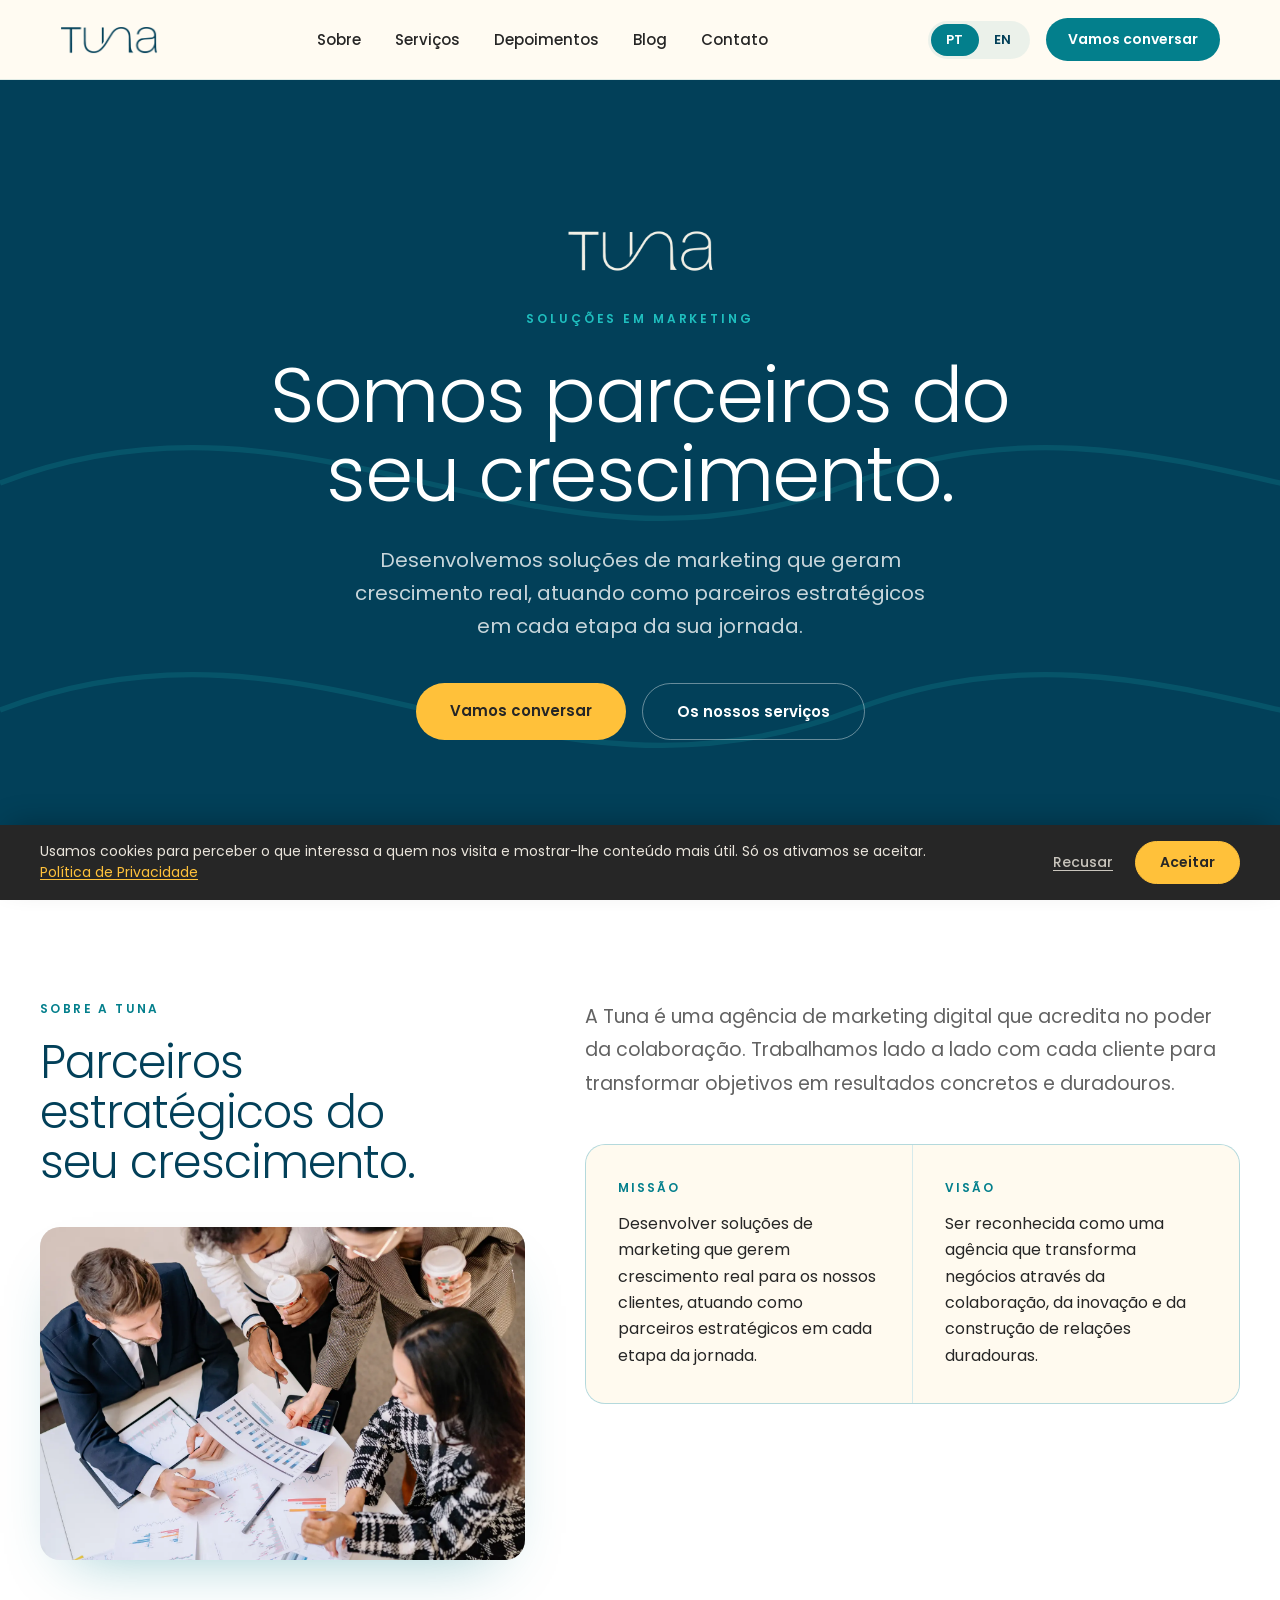
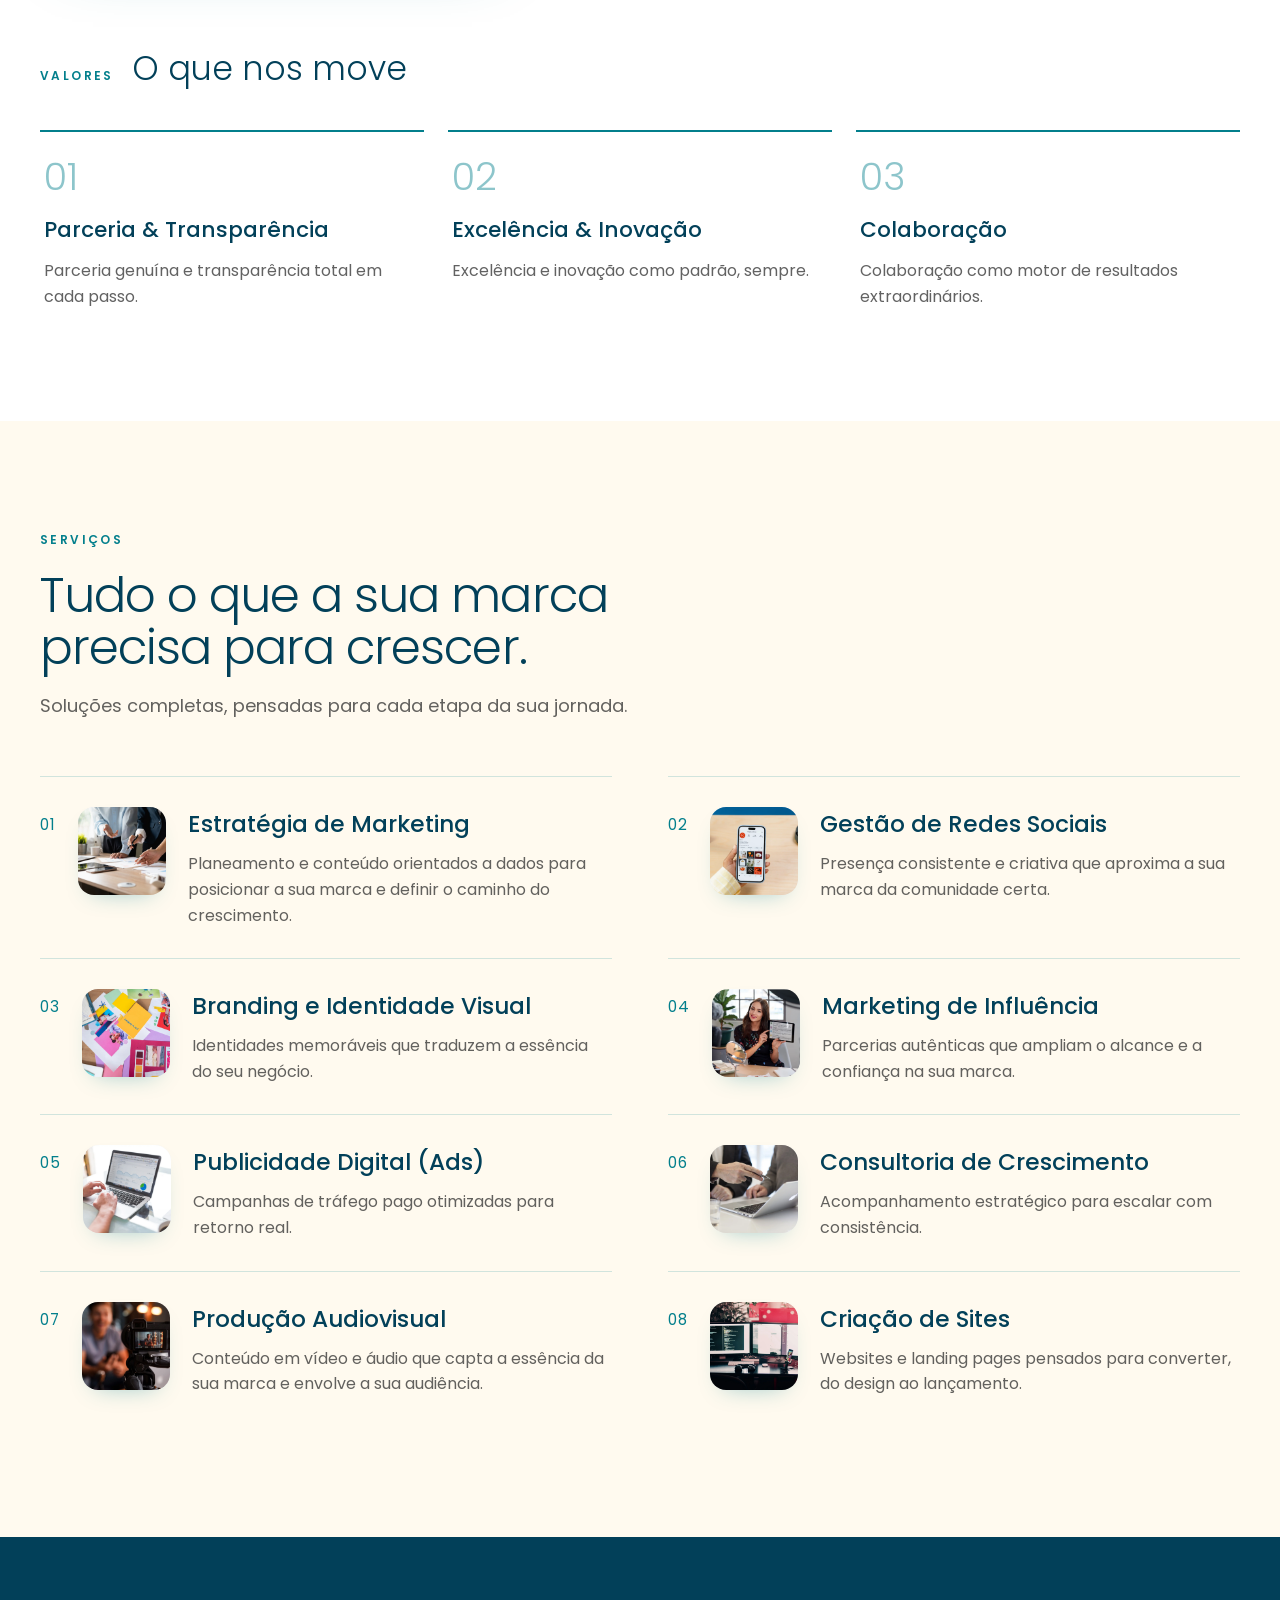
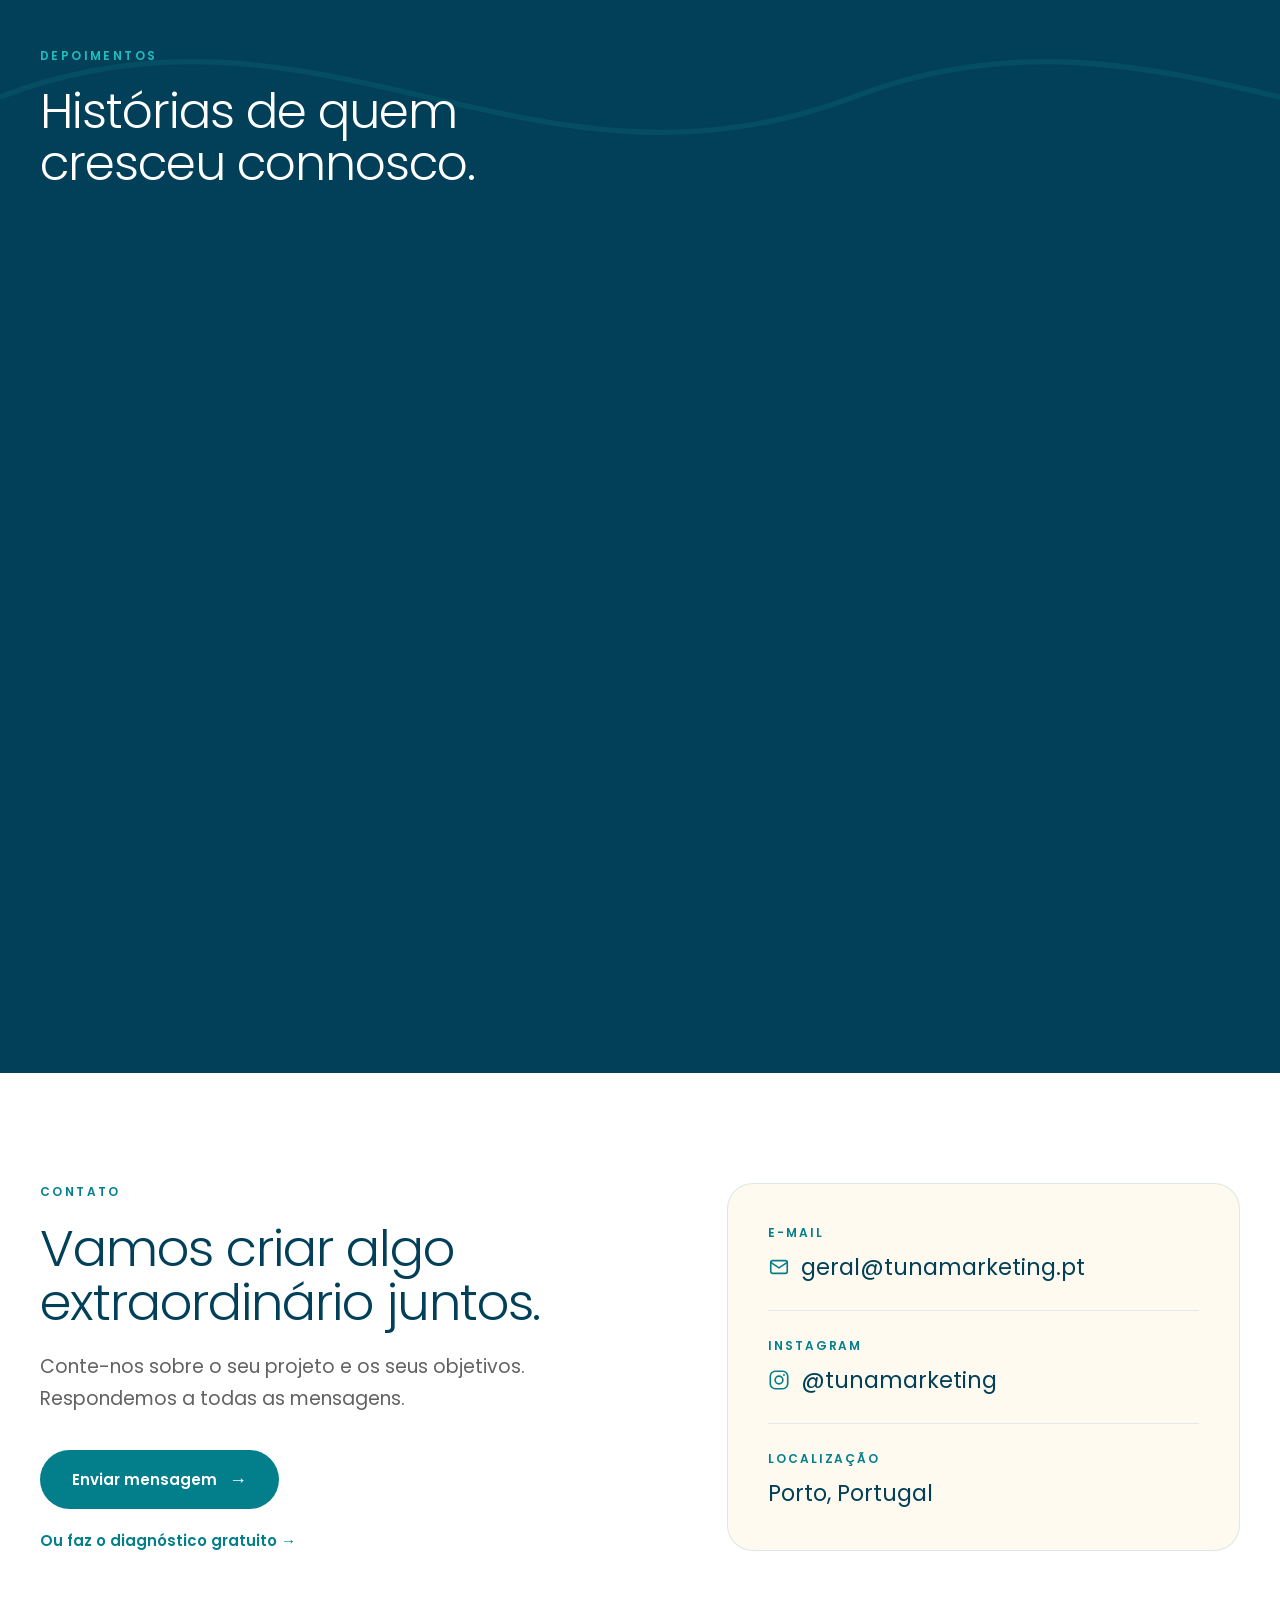
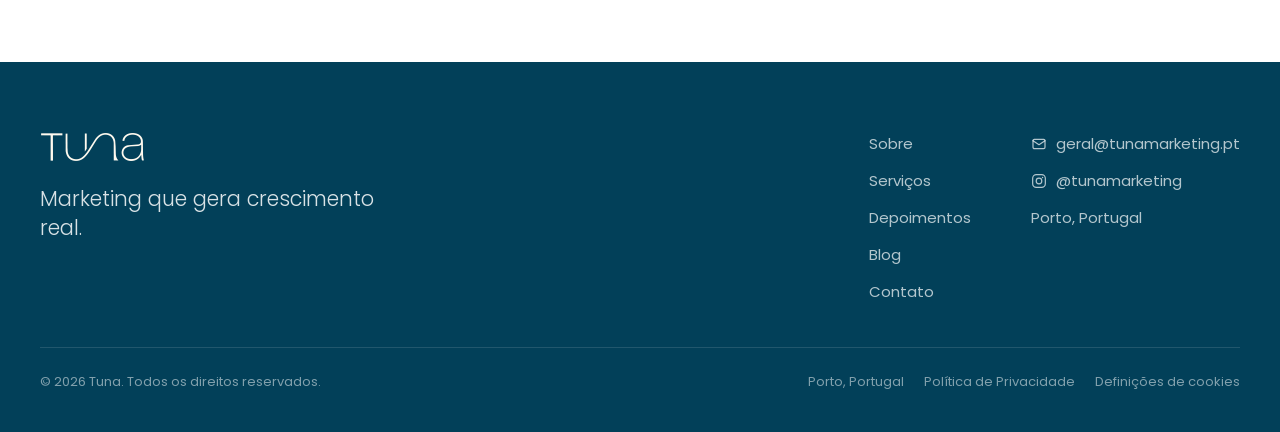
<file: index.html>
<!DOCTYPE html>
<html lang="pt">
<head>
<meta charset="utf-8">
<meta name="viewport" content="width=device-width, initial-scale=1">
<title>Tuna | Agência de Marketing Digital no Porto</title>
<link rel="icon" href="/favicon.ico" sizes="any">
<link rel="icon" type="image/png" sizes="32x32" href="/assets/favicon-32.png">
<link rel="apple-touch-icon" href="/assets/apple-touch-icon.png">
<meta name="description" content="A Tuna é uma agência de marketing digital no Porto. Desenvolvemos soluções que geram crescimento real, atuando como parceiros estratégicos em cada etapa.">
<link rel="preconnect" href="https://fonts.googleapis.com">
<link rel="preconnect" href="https://fonts.gstatic.com" crossorigin>
<link href="https://fonts.googleapis.com/css2?family=Poppins:wght@300;400;500;600;700&display=swap" rel="stylesheet">
<style>
  *{box-sizing:border-box;}
  html{scroll-behavior:smooth;}
  body{margin:0;font-family:'Poppins',sans-serif;color:#262626;background:#fff;overflow-x:clip;position:relative;}
  ::selection{background:#037f8c;color:#fff;}
  a{text-decoration:none;color:inherit;}
  img{display:block;}

  @keyframes revUp{from{opacity:0;transform:translateY(30px);}to{opacity:1;transform:none;}}
  @keyframes drift{from{transform:translateX(0);}to{transform:translateX(-50%);}}

  /* Scroll-reveal: animate when .in-view is added (and natively where supported) */
  .reveal{opacity:0;transform:translateY(30px);transition:opacity .8s ease,transform .8s ease;}
  .reveal.in-view{opacity:1;transform:none;}
  @media (prefers-reduced-motion:reduce){
    .reveal{opacity:1;transform:none;transition:none;}
    .hero-anim{animation:none!important;}
  }

  /* ---- Layout helpers ---- */
  .wrap{max-width:1240px;margin:0 auto;}

  /* ---- Header ---- */
  .site-header{position:sticky;top:0;z-index:50;background:rgba(255,250,239,.82);backdrop-filter:blur(14px);-webkit-backdrop-filter:blur(14px);border-bottom:1px solid rgba(3,127,140,.12);}
  .header-inner{max-width:1240px;margin:0 auto;padding:18px 40px;display:flex;align-items:center;justify-content:space-between;gap:24px;}
  .nav{display:flex;align-items:center;gap:34px;font-size:15px;font-weight:500;color:#262626;}
  .nav a{transition:color .2s;}
  .nav a:hover{color:#037f8c;}
  .header-actions{display:flex;align-items:center;gap:16px;}
  .lang-switch{display:flex;align-items:center;background:rgba(3,127,140,.08);border-radius:999px;padding:3px;}
  .lang-switch button{padding:6px 15px;border-radius:999px;cursor:pointer;font-size:13px;font-weight:600;letter-spacing:.04em;border:none;transition:all .25s;font-family:'Poppins',sans-serif;background:transparent;color:#024059;}
  .lang-switch button.active{background:#037f8c;color:#fff;}
  .btn-cta{background:#037f8c;color:#fff;padding:11px 22px;border-radius:999px;font-size:14px;font-weight:600;transition:background .25s,transform .25s;}
  .btn-cta:hover{background:#024059;transform:translateY(-1px);}

  /* ---- Hero ---- */
  .hero{background:#024059;position:relative;overflow:hidden;min-height:90vh;display:flex;align-items:center;}
  .hero-waves{position:absolute;inset:0;opacity:.16;pointer-events:none;}
  .hero-waves .row{position:absolute;left:0;width:200%;}
  .hero-waves .row1{top:30%;animation:drift 26s linear infinite;}
  .hero-waves .row2{top:58%;animation:drift 34s linear infinite;}
  .hero-inner{position:relative;max-width:1000px;margin:0 auto;padding:110px 40px;text-align:center;animation:revUp 1s ease both;}
  .hero-logo{height:42px;width:auto;margin:0 auto 38px;opacity:.95;}
  .kicker{font-size:12px;letter-spacing:.24em;text-transform:uppercase;font-weight:600;color:#1fbfbf;margin-bottom:28px;}
  .hero h1{font-family:'Poppins',sans-serif;font-weight:300;font-size:clamp(2.8rem,6vw,5.6rem);line-height:1.03;letter-spacing:-.02em;margin:0 0 30px;color:#fff;text-wrap:balance;}
  .hero p.sub{font-size:20px;line-height:1.65;color:rgba(255,255,255,.78);max-width:36rem;margin:0 auto 40px;}
  .hero-ctas{display:flex;gap:16px;justify-content:center;flex-wrap:wrap;}
  .btn-light{background:#ffc13a;color:#262626;padding:16px 34px;border-radius:999px;font-size:15px;font-weight:600;transition:transform .25s,box-shadow .25s;}
  .btn-light:hover{transform:translateY(-2px);box-shadow:0 16px 40px -12px rgba(0,0,0,.5);}
  .btn-ghost{border:1px solid rgba(255,255,255,.4);color:#fff;padding:16px 34px;border-radius:999px;font-size:15px;font-weight:600;transition:all .25s;}
  .btn-ghost:hover{background:rgba(255,255,255,.12);}

  /* ---- Sobre ---- */
  .sobre{background:#fff;padding:110px 40px;}
  .sobre-grid{display:grid;grid-template-columns:.85fr 1.15fr;gap:60px;align-items:start;}
  .eyebrow{font-size:12px;letter-spacing:.2em;text-transform:uppercase;font-weight:600;color:#037f8c;margin-bottom:20px;}
  .sobre h2{font-family:'Poppins',sans-serif;font-weight:300;font-size:clamp(2rem,3.6vw,3.2rem);line-height:1.08;letter-spacing:-.02em;margin:0;color:#024059;text-wrap:balance;}
  .sobre-img{margin-top:40px;border-radius:20px;overflow:hidden;aspect-ratio:16/11;background:#f2f2f2;box-shadow:0 26px 60px -32px rgba(3,127,140,.45);}
  .sobre-img img{width:100%;height:100%;object-fit:cover;display:block;}
  .sobre-text{font-size:19px;line-height:1.75;color:rgba(38,38,38,.72);margin:0 0 44px;max-width:40rem;}
  .mv-grid{display:grid;grid-template-columns:1fr 1fr;gap:1px;background:rgba(3,127,140,.16);border:1px solid rgba(3,127,140,.16);border-radius:20px;overflow:hidden;}
  .mv-cell{background:#fffaef;padding:34px 32px;}
  .mv-cell .eyebrow{margin-bottom:14px;letter-spacing:.18em;}
  .mv-cell p{margin:0;font-size:16px;line-height:1.65;color:#262626;}
  .about-img{margin-top:64px;border-radius:24px;overflow:hidden;aspect-ratio:16/6;background:#f2f2f2;box-shadow:0 30px 70px -34px rgba(3,127,140,.4);}
  .about-img img{width:100%;height:100%;object-fit:cover;}
  .values-head{display:flex;align-items:baseline;gap:18px;margin-bottom:36px;}
  .values-head .eyebrow{margin-bottom:0;}
  .values-head h3{font-family:'Poppins',sans-serif;font-weight:300;font-size:clamp(1.5rem,2.6vw,2.2rem);margin:0;color:#024059;}
  .values-grid{display:grid;grid-template-columns:repeat(3,1fr);gap:24px;}
  .value{border-top:2px solid #037f8c;padding:26px 4px 0;}
  .value .num{font-family:'Poppins',sans-serif;font-weight:300;font-size:2.4rem;color:rgba(3,127,140,.45);line-height:1;margin-bottom:16px;}
  .value h4{font-family:'Poppins',sans-serif;font-weight:500;font-size:1.35rem;margin:0 0 12px;color:#024059;}
  .value p{margin:0;font-size:16px;line-height:1.65;color:rgba(38,38,38,.72);}

  /* ---- Equipa ---- */
  .equipa{background:#fffaef;padding:110px 40px;}
  .equipa .intro{max-width:40rem;margin-bottom:56px;}
  .equipa h2{font-family:'Poppins',sans-serif;font-weight:300;font-size:clamp(2rem,3.8vw,3.3rem);line-height:1.08;letter-spacing:-.02em;margin:0;color:#024059;text-wrap:balance;}
  .team-list{display:flex;flex-direction:column;gap:150px;}
  .team-card{position:relative;background:#024059;border-radius:28px;padding:64px 60px;min-height:460px;overflow:visible;}
  .team-text{position:relative;z-index:2;max-width:56%;}
  .team-name{font-family:'Poppins',sans-serif;font-weight:700;font-size:clamp(2.1rem,4.2vw,3.6rem);text-transform:uppercase;color:#fffaef;line-height:1.05;letter-spacing:-.01em;margin:0 0 26px;}
  .team-text p{color:rgba(255,255,255,.82);font-size:15px;line-height:1.75;margin:0 0 18px;}
  .team-text .team-quote{font-family:'Poppins',sans-serif;font-weight:300;font-style:italic;font-size:1.05rem;line-height:1.6;color:#1fbfbf;margin:22px 0 0;border-left:2px solid rgba(31,191,191,.5);padding-left:18px;}
  .team-photo{position:absolute;right:0;bottom:0;width:44%;height:auto;max-height:calc(100% + 110px);display:block;border-radius:0 0 28px 0;filter:drop-shadow(0 24px 40px rgba(0,0,0,.35));}
  .team-portfolio-wrap{text-align:center;margin-top:-28px;position:relative;z-index:3;}
  .btn-portfolio{display:inline-block;background:#024059;color:#fff;padding:16px 34px;border-radius:999px;font-size:13px;font-weight:600;text-transform:uppercase;letter-spacing:.06em;transition:background .25s;cursor:default;}
  .btn-portfolio:hover{background:#037f8c;}

  /* ---- Serviços ---- */
  .servicos{background:#fffaef;padding:110px 40px;position:relative;overflow:hidden;}
  .servicos .intro{max-width:40rem;margin-bottom:56px;}
  .servicos h2{font-family:'Poppins',sans-serif;font-weight:300;font-size:clamp(2rem,3.8vw,3.3rem);line-height:1.08;letter-spacing:-.02em;margin:0 0 18px;color:#024059;text-wrap:balance;}
  .servicos .intro p{font-size:18px;line-height:1.6;color:rgba(38,38,38,.72);margin:0;}
  .services-grid{display:grid;grid-template-columns:1fr 1fr;gap:0 56px;}
  .service{display:flex;gap:22px;padding:30px 0;border-top:1px solid rgba(3,127,140,.18);}
  .service .num{font-family:'Poppins',sans-serif;font-weight:400;font-size:.95rem;color:#037f8c;padding-top:6px;letter-spacing:.05em;}
  .service .thumb{flex:none;width:88px;height:88px;border-radius:16px;overflow:hidden;background:#f2f2f2;box-shadow:0 10px 24px -14px rgba(3,127,140,.45);}
  .service .thumb img{width:100%;height:100%;object-fit:cover;display:block;}
  .service h3{font-family:'Poppins',sans-serif;font-weight:500;font-size:1.45rem;margin:0 0 10px;color:#024059;}
  .service p{margin:0;font-size:16px;line-height:1.6;color:rgba(38,38,38,.72);max-width:26rem;}

  /* ---- Depoimentos ---- */
  .depoimentos{background:#024059;padding:110px 40px;position:relative;overflow:hidden;}
  .depoimentos .wave{position:absolute;top:0;left:0;width:200%;opacity:.1;animation:drift 30s linear infinite;pointer-events:none;}
  .depoimentos .inner{position:relative;}
  .depoimentos .intro{max-width:38rem;margin-bottom:56px;}
  .depoimentos .eyebrow{color:#1fbfbf;}
  .depoimentos h2{font-family:'Poppins',sans-serif;font-weight:300;font-size:clamp(2rem,3.8vw,3.3rem);line-height:1.08;letter-spacing:-.02em;margin:0;color:#fff;text-wrap:balance;}
  .testi-grid{display:grid;grid-template-columns:repeat(3,1fr);gap:24px;}
  .testi{background:rgba(255,255,255,.05);border:1px solid rgba(255,255,255,.12);border-radius:22px;padding:34px 30px;display:flex;flex-direction:column;}
  .testi .mark{font-family:'Poppins',sans-serif;font-weight:300;font-size:3rem;line-height:.6;color:#1fbfbf;margin-bottom:18px;height:24px;}
  .testi .quote{font-family:'Poppins',sans-serif;font-weight:300;font-size:1.08rem;line-height:1.65;color:#fff;margin:0 0 28px;flex:1;}
  .testi .who{display:flex;align-items:center;gap:14px;padding-top:20px;border-top:1px solid rgba(255,255,255,.12);}
  .testi .avatar{width:42px;height:42px;border-radius:50%;background:rgba(31,191,191,.18);display:flex;align-items:center;justify-content:center;font-family:'Poppins',sans-serif;color:#1fbfbf;font-size:1.1rem;}
  .testi .avatar-photo{width:42px;height:42px;border-radius:50%;object-fit:cover;flex:none;}
  .testi .author{font-weight:600;font-size:15px;color:#fff;}
  .testi .role{font-size:13px;color:rgba(255,255,255,.6);}

  /* ---- Contato ---- */
  .contato{background:#fff;padding:110px 40px;}
  .contato-grid{max-width:1240px;margin:0 auto;display:grid;grid-template-columns:1.1fr .9fr;gap:60px;align-items:center;}
  .contato h2{font-family:'Poppins',sans-serif;font-weight:300;font-size:clamp(2.1rem,4vw,3.5rem);line-height:1.06;letter-spacing:-.02em;margin:0 0 22px;color:#024059;text-wrap:balance;}
  .contato .lead{font-size:19px;line-height:1.65;color:rgba(38,38,38,.72);margin:0 0 36px;max-width:32rem;}
  .btn-arrow{display:inline-flex;align-items:center;gap:12px;background:#037f8c;color:#fff;padding:16px 32px;border-radius:999px;font-size:15px;font-weight:600;transition:background .25s,transform .25s;}
  .btn-arrow:hover{background:#024059;transform:translateY(-2px);}
  .link-secondary{display:block;margin-top:20px;font-size:15px;font-weight:600;color:#037f8c;transition:color .2s;}
  .link-secondary:hover{color:#024059;}
  .contact-card{background:#fffaef;border-radius:26px;padding:14px;border:1px solid rgba(3,127,140,.14);}
  .contact-card a,.contact-card .item{display:block;padding:26px;border-radius:18px;transition:background .2s;}
  .contact-card a:hover{background:#fff;}
  .contact-card .label{font-size:12px;letter-spacing:.16em;text-transform:uppercase;font-weight:600;color:#037f8c;margin-bottom:8px;}
  .contact-card .val{font-family:'Poppins',sans-serif;font-size:1.4rem;color:#024059;display:flex;align-items:center;gap:11px;}
  .contact-card .val .ico{flex:none;width:22px;height:22px;color:#037f8c;}
  .contact-card .divider{height:1px;background:rgba(3,127,140,.12);margin:0 26px;}

  /* ---- Footer ---- */
  .site-footer{background:#024059;padding:70px 40px 40px;position:relative;overflow:hidden;}
  .footer-top{display:flex;justify-content:space-between;align-items:flex-start;gap:40px;flex-wrap:wrap;padding-bottom:44px;border-bottom:1px solid rgba(255,255,255,.12);}
  .footer-brand{max-width:22rem;}
  .footer-brand img{height:30px;width:auto;margin-bottom:22px;}
  .footer-brand p{font-family:'Poppins',sans-serif;font-weight:300;font-size:1.3rem;line-height:1.4;color:rgba(255,255,255,.85);margin:0;}
  .footer-cols{display:flex;gap:60px;flex-wrap:wrap;}
  .footer-col{display:flex;flex-direction:column;gap:14px;font-size:15px;}
  .footer-col a,.footer-col span{color:rgba(255,255,255,.7);transition:color .2s;}
  .footer-col a:hover{color:#fff;}
  .footer-col a.with-ico{display:inline-flex;align-items:center;gap:9px;}
  .footer-col .ico{flex:none;width:16px;height:16px;}
  .footer-bottom{display:flex;justify-content:space-between;align-items:center;gap:20px;flex-wrap:wrap;padding-top:24px;font-size:13px;color:rgba(255,255,255,.5);}

  /* ---- Responsive ---- */
  @media (max-width:900px){
    .header-inner{padding:16px 22px;}
    .nav{display:none;}
    .sobre,.equipa,.servicos,.depoimentos,.contato{padding:72px 22px;}
    .sobre-grid{grid-template-columns:1fr;gap:32px;}
    .values-grid,.testi-grid{grid-template-columns:1fr;}
    .services-grid{grid-template-columns:1fr;gap:0;}
    .contato-grid{grid-template-columns:1fr;gap:36px;}
    .about-img{aspect-ratio:16/10;}
    .hero-inner{padding:90px 22px;}
    .team-list{gap:56px;}
    .team-card{padding:32px 24px 0;overflow:hidden;}
    .team-text{max-width:100%;padding-bottom:28px;}
    .team-photo{position:static;width:64%;max-width:280px;height:auto;display:block;margin:0 auto;border-radius:0;filter:none;}
    .team-portfolio-wrap{margin-top:20px;}
  }
  @media (max-width:560px){
    .mv-grid{grid-template-columns:1fr;}
    .footer-cols{gap:32px;}
  }
</style>
</head>
<body>

  <header class="site-header">
    <div class="header-inner">
      <a href="#top" aria-label="Tuna — início"><img src="assets/tuna-logo-petroleo.png" alt="Tuna" style="height:28px;width:auto;"></a>
      <nav class="nav">
        <a href="#sobre" data-i="navAbout">Sobre</a>
        <a href="#servicos" data-i="navServices">Serviços</a>
        <a href="#depoimentos" data-i="navTesti">Depoimentos</a>
        <a href="/blog/" data-i="navBlog">Blog</a>
        <a href="#contato" data-i="navContact">Contato</a>
      </nav>
      <div class="header-actions">
        <div class="lang-switch" role="group" aria-label="Idioma">
          <button type="button" data-lang="pt" class="active">PT</button>
          <button type="button" data-lang="en">EN</button>
        </div>
        <a href="https://wa.me/351935827977?text=Ol%C3%A1%20Tuna%21%20Vim%20atrav%C3%A9s%20do%20site%20e%20gostava%20de%20mais%20informa%C3%A7%C3%B5es" target="_blank" rel="noopener" class="btn-cta" data-i="cta">Vamos conversar</a>
      </div>
    </div>
  </header>

  <span id="top"></span>

  <!-- HERO -->
  <section class="hero">
    <div class="hero-waves">
      <div class="row row1">
        <svg viewBox="0 0 960 120" fill="none" xmlns="http://www.w3.org/2000/svg" style="width:100%;height:auto;"><path d="M0 60 C120 14 200 106 320 60 C440 14 520 106 640 60 C760 14 840 106 960 60" stroke="#1fbfbf" stroke-width="2"/></svg>
      </div>
      <div class="row row2">
        <svg viewBox="0 0 960 120" fill="none" xmlns="http://www.w3.org/2000/svg" style="width:100%;height:auto;"><path d="M0 60 C120 14 200 106 320 60 C440 14 520 106 640 60 C760 14 840 106 960 60" stroke="#1fbfbf" stroke-width="2"/></svg>
      </div>
    </div>
    <div class="hero-inner">
      <img class="hero-logo" src="assets/tuna-logo-creme.png" alt="Tuna">
      <div class="kicker" data-i="heroKicker">Soluções em Marketing</div>
      <h1 data-i="heroTitle">Somos parceiros do seu crescimento.</h1>
      <p class="sub" data-i="heroSub">Desenvolvemos soluções de marketing que geram crescimento real, atuando como parceiros estratégicos em cada etapa da sua jornada.</p>
      <div class="hero-ctas">
        <a href="https://wa.me/351935827977?text=Ol%C3%A1%20Tuna%21%20Vim%20atrav%C3%A9s%20do%20site%20e%20gostava%20de%20mais%20informa%C3%A7%C3%B5es" target="_blank" rel="noopener" class="btn-light" data-i="heroCta1">Vamos conversar</a>
        <a href="#servicos" class="btn-ghost" data-i="heroCta2">Os nossos serviços</a>
      </div>
    </div>
  </section>

  <!-- SOBRE -->
  <section id="sobre" class="sobre">
    <div class="wrap">
      <div class="sobre-grid reveal">
        <div>
          <div class="eyebrow" data-i="aboutLabel">Sobre a Tuna</div>
          <h2 data-i="aboutHeading">Parceiros estratégicos do seu crescimento.</h2>
          <div class="sobre-img">
            <img src="assets/equipa-tuna.webp" alt="Equipa Tuna em reunião de estratégia" loading="lazy">
          </div>
        </div>
        <div>
          <p class="sobre-text" data-i="aboutText">A Tuna é uma agência de marketing digital que acredita no poder da colaboração. Trabalhamos lado a lado com cada cliente para transformar objetivos em resultados concretos e duradouros.</p>
          <div class="mv-grid">
            <div class="mv-cell">
              <div class="eyebrow" data-i="missionLabel">Missão</div>
              <p data-i="missionText">Desenvolver soluções de marketing que gerem crescimento real para os nossos clientes, atuando como parceiros estratégicos em cada etapa da jornada.</p>
            </div>
            <div class="mv-cell">
              <div class="eyebrow" data-i="visionLabel">Visão</div>
              <p data-i="visionText">Ser reconhecida como uma agência que transforma negócios através da colaboração, da inovação e da construção de relações duradouras.</p>
            </div>
          </div>
        </div>
      </div>

      <div style="margin-top:84px;">
        <div class="values-head reveal">
          <div class="eyebrow" data-i="valuesLabel">Valores</div>
          <h3 data-i="valuesHeading">O que nos move</h3>
        </div>
        <div class="values-grid" id="values"></div>
      </div>
    </div>
  </section>

  <!-- EQUIPA — secção retirada em 25/09/2026, a repor quando houver equipa real para apresentar.
       O CSS (.equipa/.team-*) e as etiquetas teamLabel/teamHeading foram mantidos para facilitar a reposição. -->

  <!-- SERVIÇOS -->
  <section id="servicos" class="servicos">
    <div class="wrap">
      <div class="intro reveal">
        <div class="eyebrow" data-i="servicesLabel">Serviços</div>
        <h2 data-i="servicesHeading">Tudo o que a sua marca precisa para crescer.</h2>
        <p data-i="servicesSub">Soluções completas, pensadas para cada etapa da sua jornada.</p>
      </div>
      <div class="services-grid" id="services"></div>
    </div>
  </section>

  <!-- DEPOIMENTOS -->
  <section id="depoimentos" class="depoimentos">
    <div class="wave">
      <svg viewBox="0 0 960 120" fill="none" xmlns="http://www.w3.org/2000/svg" style="width:100%;height:auto;"><path d="M0 60 C120 14 200 106 320 60 C440 14 520 106 640 60 C760 14 840 106 960 60" stroke="#1fbfbf" stroke-width="2"/></svg>
    </div>
    <div class="wrap inner">
      <div class="intro reveal">
        <div class="eyebrow" data-i="testiLabel">Depoimentos</div>
        <h2 data-i="testiHeading">Histórias de quem cresceu connosco.</h2>
      </div>
      <div class="testi-grid" id="testimonials"></div>
    </div>
  </section>

  <!-- CONTATO -->
  <section id="contato" class="contato">
    <div class="contato-grid">
      <div class="reveal">
        <div class="eyebrow" data-i="contactLabel">Contato</div>
        <h2 data-i="contactHeading">Vamos criar algo extraordinário juntos.</h2>
        <p class="lead" data-i="contactSub">Conte-nos sobre o seu projeto e os seus objetivos. Respondemos a todas as mensagens.</p>
        <a href="https://wa.me/351935827977?text=Ol%C3%A1%20Tuna%21%20Vim%20atrav%C3%A9s%20do%20site%20e%20gostava%20de%20mais%20informa%C3%A7%C3%B5es" target="_blank" rel="noopener" class="btn-arrow"><span data-i="contactCta">Enviar mensagem</span><span style="font-size:18px;">&rarr;</span></a>
        <a href="/diagnostico.html" class="link-secondary" data-i="contactDiagCta">Ou faz o diagnóstico gratuito &rarr;</a>
      </div>
      <div class="contact-card reveal">
        <a href="mailto:geral@tunamarketing.pt">
          <div class="label" data-i="contactEmailLabel">E-mail</div>
          <div class="val"><svg class="ico" viewBox="0 0 24 24" fill="none" stroke="currentColor" stroke-width="1.8" stroke-linecap="round" stroke-linejoin="round" aria-hidden="true"><rect x="3" y="5" width="18" height="14" rx="2"/><path d="m3 7 9 6 9-6"/></svg>geral@tunamarketing.pt</div>
        </a>
        <div class="divider"></div>
        <a href="https://instagram.com/tunamarketing" target="_blank" rel="noopener">
          <div class="label" data-i="contactInstaLabel">Instagram</div>
          <div class="val"><svg class="ico" viewBox="0 0 24 24" fill="none" stroke="currentColor" stroke-width="1.8" stroke-linecap="round" stroke-linejoin="round" aria-hidden="true"><rect x="2.5" y="2.5" width="19" height="19" rx="5.5"/><circle cx="12" cy="12" r="4.2"/><circle cx="17.4" cy="6.6" r="1.1" fill="currentColor" stroke="none"/></svg>@tunamarketing</div>
        </a>
        <div class="divider"></div>
        <div class="item">
          <div class="label" data-i="contactLocLabel">Localização</div>
          <div class="val" data-i="contactLoc">Porto, Portugal</div>
        </div>
      </div>
    </div>
  </section>

  <!-- FOOTER -->
  <footer class="site-footer">
    <div class="wrap">
      <div class="footer-top">
        <div class="footer-brand">
          <img src="assets/tuna-logo-creme.png" alt="Tuna">
          <p data-i="footerTagline">Marketing que gera crescimento real.</p>
        </div>
        <div class="footer-cols">
          <div class="footer-col">
            <a href="#sobre" data-i="navAbout">Sobre</a>
            <a href="#servicos" data-i="navServices">Serviços</a>
            <a href="#depoimentos" data-i="navTesti">Depoimentos</a>
            <a href="/blog/" data-i="navBlog">Blog</a>
            <a href="#contato" data-i="navContact">Contato</a>
          </div>
          <div class="footer-col">
            <a class="with-ico" href="mailto:geral@tunamarketing.pt"><svg class="ico" viewBox="0 0 24 24" fill="none" stroke="currentColor" stroke-width="1.8" stroke-linecap="round" stroke-linejoin="round" aria-hidden="true"><rect x="3" y="5" width="18" height="14" rx="2"/><path d="m3 7 9 6 9-6"/></svg>geral@tunamarketing.pt</a>
            <a class="with-ico" href="https://instagram.com/tunamarketing" target="_blank" rel="noopener"><svg class="ico" viewBox="0 0 24 24" fill="none" stroke="currentColor" stroke-width="1.8" stroke-linecap="round" stroke-linejoin="round" aria-hidden="true"><rect x="2.5" y="2.5" width="19" height="19" rx="5.5"/><circle cx="12" cy="12" r="4.2"/><circle cx="17.4" cy="6.6" r="1.1" fill="currentColor" stroke="none"/></svg>@tunamarketing</a>
            <span data-i="contactLoc">Porto, Portugal</span>
          </div>
        </div>
      </div>
      <div class="footer-bottom">
        <span>&copy; 2026 Tuna. <span data-i="footerRights">Todos os direitos reservados.</span></span>
        <span style="display:flex;gap:20px;align-items:center;flex-wrap:wrap;">
          <span>Porto, Portugal</span>
          <a href="/politica-de-privacidade.html" style="color:rgba(255,255,255,.5);font-size:13px;transition:color .2s;" onmouseover="this.style.color='rgba(255,255,255,.85)'" onmouseout="this.style.color='rgba(255,255,255,.5)'" data-i="footerPrivacy">Política de Privacidade</a>
          <a href="#" data-cookie-settings style="color:rgba(255,255,255,.5);font-size:13px;transition:color .2s;" onmouseover="this.style.color='rgba(255,255,255,.85)'" onmouseout="this.style.color='rgba(255,255,255,.5)'" data-i="footerCookies">Definições de cookies</a>
        </span>
      </div>
    </div>
  </footer>

<script>
const COPY = {
  pt: {
    navAbout:'Sobre', navTeam:'Equipa', navServices:'Serviços', navTesti:'Depoimentos', navBlog:'Blog', navContact:'Contato',
    cta:'Vamos conversar',
    heroKicker:'Soluções em Marketing',
    heroTitle:'Somos parceiros do seu crescimento.',
    heroSub:'Desenvolvemos soluções de marketing que geram crescimento real, atuando como parceiros estratégicos em cada etapa da sua jornada.',
    heroCta1:'Vamos conversar', heroCta2:'Os nossos serviços',
    aboutLabel:'Sobre a Tuna',
    aboutHeading:'Parceiros estratégicos do seu crescimento.',
    aboutText:'A Tuna é uma agência de marketing digital que acredita no poder da colaboração. Trabalhamos lado a lado com cada cliente para transformar objetivos em resultados concretos e duradouros.',
    missionLabel:'Missão',
    missionText:'Desenvolver soluções de marketing que gerem crescimento real para os nossos clientes, atuando como parceiros estratégicos em cada etapa da jornada.',
    visionLabel:'Visão',
    visionText:'Ser reconhecida como uma agência que transforma negócios através da colaboração, da inovação e da construção de relações duradouras.',
    valuesLabel:'Valores', valuesHeading:'O que nos move',
    teamLabel:'Equipa Tuna',
    teamHeading:'Conheça os nossos profissionais.',
    servicesLabel:'Serviços',
    servicesHeading:'Tudo o que a sua marca precisa para crescer.',
    servicesSub:'Soluções completas, pensadas para cada etapa da sua jornada.',
    testiLabel:'Depoimentos', testiHeading:'Histórias de quem cresceu connosco.',
    contactLabel:'Contato',
    contactHeading:'Vamos criar algo extraordinário juntos.',
    contactSub:'Conte-nos sobre o seu projeto e os seus objetivos. Respondemos a todas as mensagens.',
    contactEmailLabel:'E-mail', contactInstaLabel:'Instagram', contactLocLabel:'Localização', contactLoc:'Porto, Portugal',
    contactCta:'Enviar mensagem',
    contactDiagCta:'Ou faz o diagnóstico gratuito →',
    footerTagline:'Marketing que gera crescimento real.',
    footerRights:'Todos os direitos reservados.',
    footerPrivacy:'Política de Privacidade',
    footerCookies:'Definições de cookies'
  },
  en: {
    navAbout:'About', navTeam:'Team', navServices:'Services', navTesti:'Testimonials', navBlog:'Blog', navContact:'Contact',
    cta:"Let's talk",
    heroKicker:'Marketing Solutions',
    heroTitle:'We are partners in your growth.',
    heroSub:'We craft marketing solutions that drive real growth, acting as strategic partners at every stage of your journey.',
    heroCta1:"Let's talk", heroCta2:'Our services',
    aboutLabel:'About Tuna',
    aboutHeading:'Strategic partners in your growth.',
    aboutText:'Tuna is a digital marketing agency that believes in the power of collaboration. We work side by side with every client to turn goals into concrete, lasting results.',
    missionLabel:'Mission',
    missionText:'To develop marketing solutions that generate real growth for our clients, acting as strategic partners at every stage of the journey.',
    visionLabel:'Vision',
    visionText:'To be recognised as an agency that transforms businesses through collaboration, innovation and lasting relationships.',
    valuesLabel:'Values', valuesHeading:'What drives us',
    teamLabel:'Tuna Team',
    teamHeading:'Meet the people behind Tuna.',
    servicesLabel:'Services',
    servicesHeading:'Everything your brand needs to grow.',
    servicesSub:'Complete solutions, designed for every stage of your journey.',
    testiLabel:'Testimonials', testiHeading:'Stories from those who grew with us.',
    contactLabel:'Contact',
    contactHeading:"Let's create something extraordinary together.",
    contactSub:'Tell us about your project and your goals. We reply to every message.',
    contactEmailLabel:'Email', contactInstaLabel:'Instagram', contactLocLabel:'Location', contactLoc:'Porto, Portugal',
    contactCta:'Send message',
    contactDiagCta:'Or take the free diagnosis →',
    footerTagline:'Marketing that drives real growth.',
    footerRights:'All rights reserved.',
    footerPrivacy:'Privacy Policy',
    footerCookies:'Cookie settings'
  }
};

const SERVICES = {
  pt:[
    {num:'01',name:'Estratégia de Marketing',desc:'Planeamento e conteúdo orientados a dados para posicionar a sua marca e definir o caminho do crescimento.'},
    {num:'02',name:'Gestão de Redes Sociais',desc:'Presença consistente e criativa que aproxima a sua marca da comunidade certa.'},
    {num:'03',name:'Branding e Identidade Visual',desc:'Identidades memoráveis que traduzem a essência do seu negócio.'},
    {num:'04',name:'Marketing de Influência',desc:'Parcerias autênticas que ampliam o alcance e a confiança na sua marca.'},
    {num:'05',name:'Publicidade Digital (Ads)',desc:'Campanhas de tráfego pago otimizadas para retorno real.'},
    {num:'06',name:'Consultoria de Crescimento',desc:'Acompanhamento estratégico para escalar com consistência.'},
    {num:'07',name:'Produção Audiovisual',desc:'Conteúdo em vídeo e áudio que capta a essência da sua marca e envolve a sua audiência.'},
    {num:'08',name:'Criação de Sites',desc:'Websites e landing pages pensados para converter, do design ao lançamento.'}
  ],
  en:[
    {num:'01',name:'Marketing Strategy',desc:'Data-driven planning and content to position your brand and map the path to growth.'},
    {num:'02',name:'Social Media Management',desc:'Consistent, creative presence that connects your brand to the right community.'},
    {num:'03',name:'Branding & Visual Identity',desc:'Memorable identities that translate the essence of your business.'},
    {num:'04',name:'Influencer Marketing',desc:'Authentic partnerships that expand reach and trust in your brand.'},
    {num:'05',name:'Digital Advertising (Ads)',desc:'Paid media campaigns optimised for real return.'},
    {num:'06',name:'Growth Consulting',desc:'Strategic guidance to scale with consistency.'},
    {num:'07',name:'Audiovisual Production',desc:'Video and audio content that captures the essence of your brand and engages your audience.'},
    {num:'08',name:'Website Creation',desc:'Websites and landing pages built to convert, from design to launch.'}
  ]
};

const VALUES = {
  pt:[
    {num:'01',name:'Parceria & Transparência',desc:'Parceria genuína e transparência total em cada passo.'},
    {num:'02',name:'Excelência & Inovação',desc:'Excelência e inovação como padrão, sempre.'},
    {num:'03',name:'Colaboração',desc:'Colaboração como motor de resultados extraordinários.'}
  ],
  en:[
    {num:'01',name:'Partnership & Transparency',desc:'Genuine partnership and full transparency at every step.'},
    {num:'02',name:'Excellence & Innovation',desc:'Excellence and innovation as the standard, always.'},
    {num:'03',name:'Collaboration',desc:'Collaboration as the engine of extraordinary results.'}
  ]
};

// TEAM — removido em 25/09/2026 com a secção Equipa. Reposição: recriar este array e a secção #equipa.

const TESTI = {
  pt:[
    {quote:'Conheci o trabalho através de uma amiga, profissional da área de Odontologia, e achei muito elegante e distinto o modo como era apresentado. Solicitei o contacto e a partir daí vimos trabalhando na divulgação e comunicação desde 2023. Posso constatar que a experiência é muito positiva com a visibilidade do meu trabalho, a divulgação de temas e a interlocução, atingindo níveis de penetração nacional e internacional crescentes, o que autentica a realização do meu ofício de psicanalista.',author:'Drª Marli Piva',role:'Médica Psicanalista',initial:'M',photo:'assets/testi-marli.jpg'},
    {quote:'A melhor decisão que tomei para a clínica foi contratar a TUNA. Identificaram que os meus conteúdos estavam muito técnicos e reorganizaram toda a estratégia. Em cerca de 2 meses, as visualizações dobraram significativamente e o direct, que era sempre vazio, passou a receber mensagens quase diariamente. O que mais gosto na TUNA é que a equipa é muito solícita, tiram dúvidas rapidamente, acompanham os resultados e nunca me deixaram na mão. Dá para perceber que realmente se importam com o crescimento da clínica, e não apenas em entregar posts bonitos.',author:'Dr. Carlos Coutinho',role:'Médico Dentista',initial:'C',photo:'assets/testi-carlos.webp',photoPos:'center 20%'},
    {quote:'A equipe demonstrou muito profissionalismo e simpatia em todas as reuniões. Sempre que a Medicina Oral precisou de suporte, esteve lá resolvendo tudo, sem que precisássemos nos preocupar em fazer o trabalho da agência. E isso é o que sempre procuramos: profissionais proativos que conseguissem resolver todas as demandas do marketing, para que o nosso foco ficasse no que realmente somos bons em fazer, que é cuidar dos pacientes.',author:'Dr. Reginaldo Machado',role:'Médico Dentista',initial:'R',photo:'assets/testi-reginaldo.webp'}
  ],
  en:[
    {quote:'I came across this work through a friend and was immediately struck by how elegant and distinctive the approach was. Since 2023 we have been working together on communication and outreach, and the results speak for themselves — growing visibility at both national and international levels.',author:'Dr. Marli Piva',role:'Physician & Psychoanalyst',initial:'M',photo:'assets/testi-marli.jpg'},
    {quote:'The best decision I made for the clinic was hiring TUNA. They identified that my content was too technical and restructured the entire strategy. In about 2 months, my views doubled and the DMs, which used to be empty, started coming in almost daily. What I love most about TUNA is that the team is incredibly responsive — they answer questions quickly, track results, and never left me to figure things out alone. You can tell they genuinely care about the clinic\'s growth, not just delivering pretty posts.',author:'Dr. Carlos Coutinho',role:'Dentist',initial:'C',photo:'assets/testi-carlos.webp',photoPos:'center 20%'},
    {quote:'The team showed great professionalism and warmth in every meeting. Whenever the practice needed support, they were there handling everything, so we never had to worry about doing the agency\'s work ourselves. That\'s exactly what we always look for: proactive professionals who can handle every marketing demand, so our focus stays on what we\'re actually good at, which is caring for our patients.',author:'Dr. Reginaldo Machado',role:'Dentist',initial:'R',photo:'assets/testi-reginaldo.webp'}
  ]
};

const esc = s => String(s).replace(/[&<>"]/g, c => ({'&':'&amp;','<':'&lt;','>':'&gt;','"':'&quot;'}[c]));

function renderLists(lang){
  document.getElementById('values').innerHTML = VALUES[lang].map(v => `
    <div class="value reveal">
      <div class="num">${esc(v.num)}</div>
      <h4>${esc(v.name)}</h4>
      <p>${esc(v.desc)}</p>
    </div>`).join('');

  document.getElementById('services').innerHTML = SERVICES[lang].map(s => `
    <div class="service reveal">
      <span class="num">${esc(s.num)}</span>
      <div class="thumb"><img src="assets/servico-${esc(s.num)}.webp" alt="${esc(s.name)}" loading="lazy"></div>
      <div>
        <h3>${esc(s.name)}</h3>
        <p>${esc(s.desc)}</p>
      </div>
    </div>`).join('');

  document.getElementById('testimonials').innerHTML = TESTI[lang].map(t => `
    <div class="testi reveal">
      <div class="mark">&ldquo;</div>
      <p class="quote">${esc(t.quote)}</p>
      <div class="who">
        ${t.photo ? `<img src="${esc(t.photo)}" alt="${esc(t.author)}" class="avatar-photo" loading="lazy"${t.photoPos ? ` style="object-position:${t.photoPos}"` : ''}>` : `<div class="avatar">${esc(t.initial)}</div>`}
        <div>
          <div class="author">${esc(t.author)}</div>
          <div class="role">${esc(t.role)}</div>
        </div>
      </div>
    </div>`).join('');
}

let io;
function observeReveals(){
  if(io) io.disconnect();
  if(!('IntersectionObserver' in window)){
    document.querySelectorAll('.reveal').forEach(el => el.classList.add('in-view'));
    return;
  }
  io = new IntersectionObserver((entries) => {
    entries.forEach(e => { if(e.isIntersecting){ e.target.classList.add('in-view'); io.unobserve(e.target); }});
  }, {threshold:.12, rootMargin:'0px 0px -8% 0px'});
  document.querySelectorAll('.reveal').forEach(el => io.observe(el));
}

function setLang(lang){
  const dict = COPY[lang];
  document.documentElement.lang = lang;
  document.querySelectorAll('[data-i]').forEach(el => {
    const k = el.getAttribute('data-i');
    if(dict[k] != null) el.textContent = dict[k];
  });
  document.querySelectorAll('.lang-switch button').forEach(b => b.classList.toggle('active', b.dataset.lang === lang));
  renderLists(lang);
  observeReveals();
  try{ localStorage.setItem('tuna-lang', lang); }catch(e){}
}

document.querySelectorAll('.lang-switch button').forEach(b => {
  b.addEventListener('click', () => setLang(b.dataset.lang));
});

let initial = 'pt';
try{ const saved = localStorage.getItem('tuna-lang'); if(saved === 'pt' || saved === 'en') initial = saved; }catch(e){}
setLang(initial);
</script>
<script src="/assets/consent.js"></script>
</body>
</html>
</file>
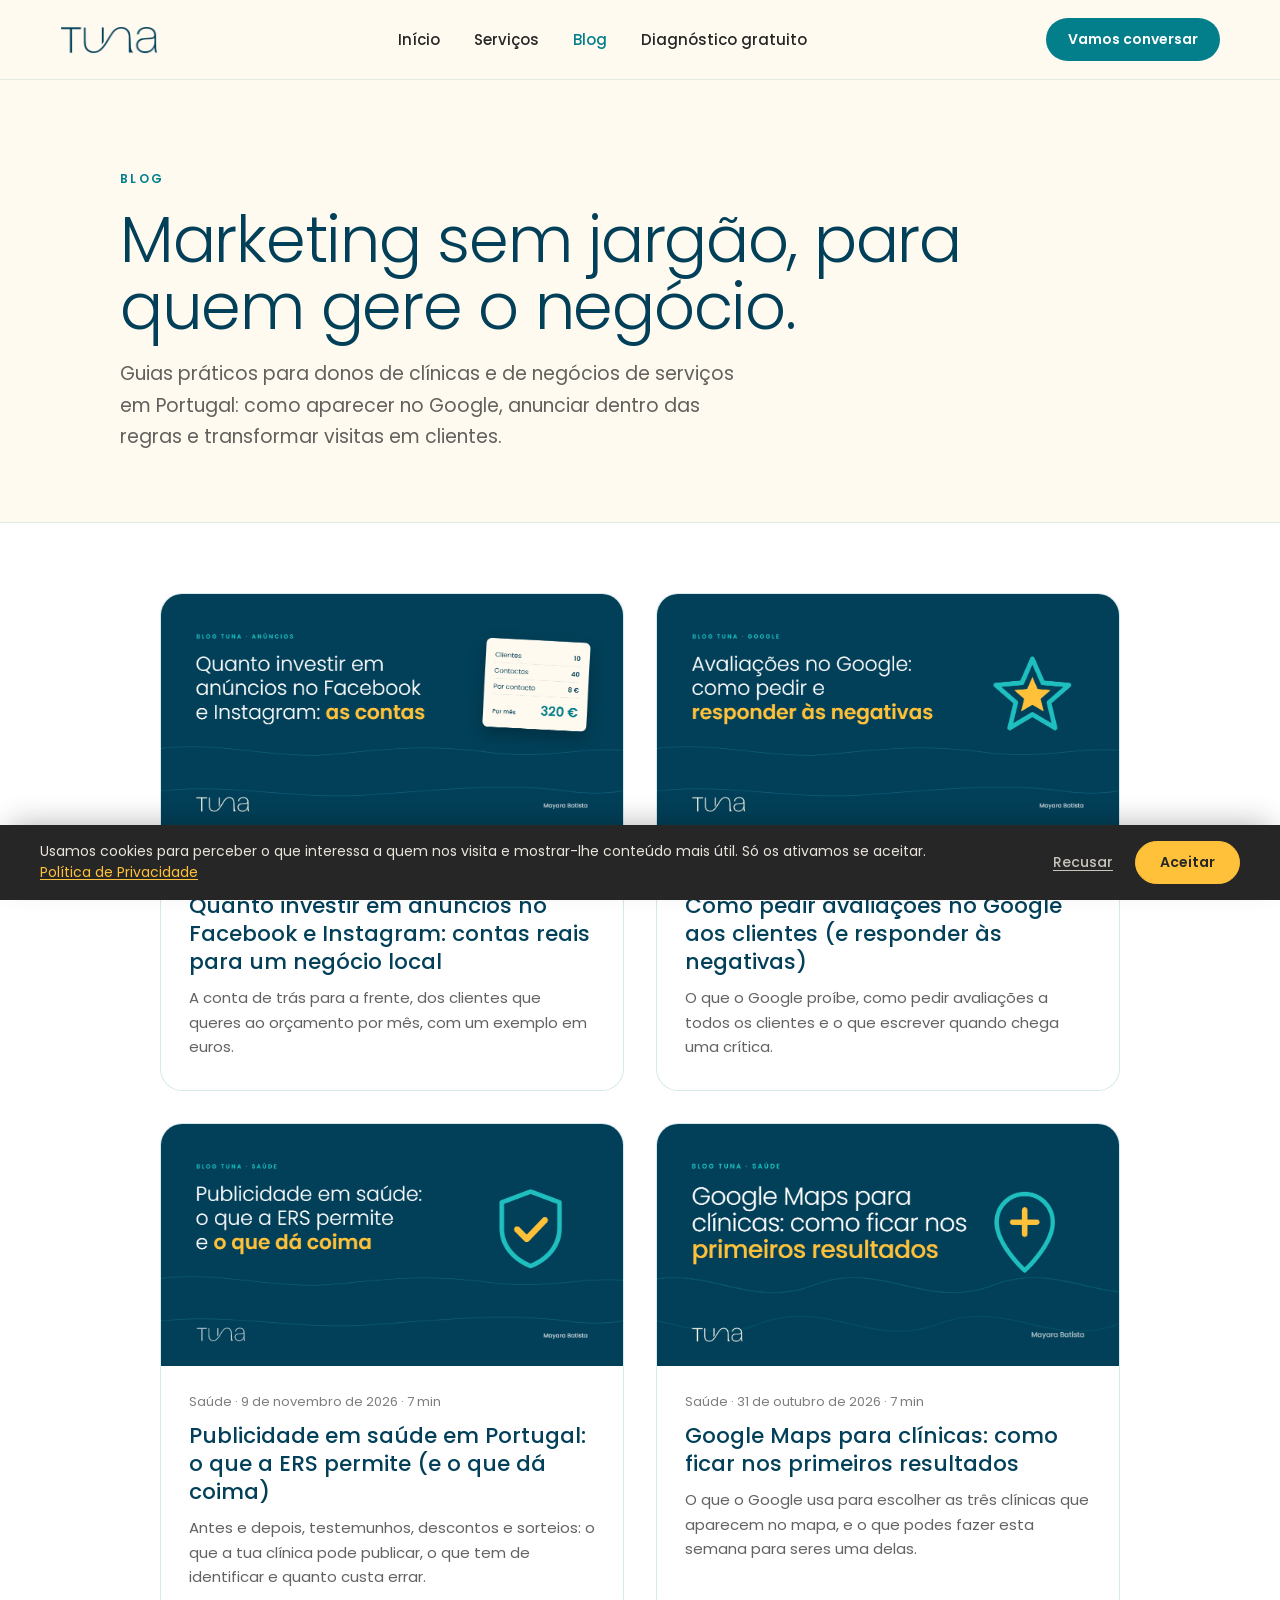
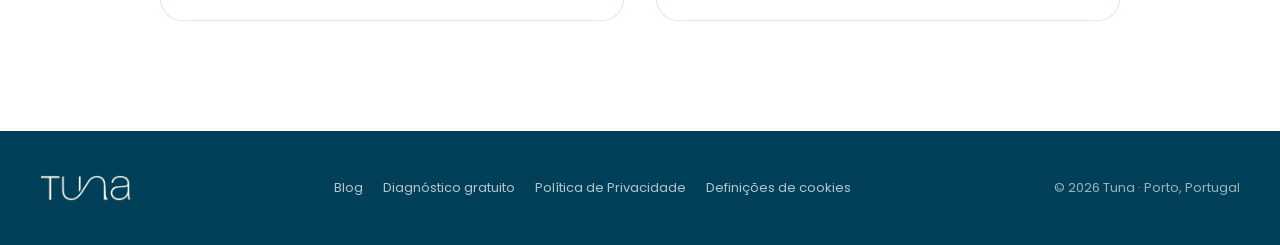
<file: blog/index.html>
<!DOCTYPE html>
<html lang="pt">
<head>
<meta charset="utf-8">
<meta name="viewport" content="width=device-width, initial-scale=1">
<title>Blog da Tuna | Marketing para clínicas e negócios de serviços</title>
<link rel="icon" href="/favicon.ico" sizes="any">
<link rel="icon" type="image/png" sizes="32x32" href="/assets/favicon-32.png">
<link rel="apple-touch-icon" href="/assets/apple-touch-icon.png">
<meta name="description" content="Guias práticos de marketing para donos de clínicas e negócios de serviços em Portugal: Google, publicidade, avaliações e como transformar a presença online em clientes.">
<link rel="canonical" href="https://tunamarketing.pt/blog/">
<meta property="og:type" content="website">
<meta property="og:locale" content="pt_PT">
<meta property="og:site_name" content="Tuna | Agência de Marketing Digital">
<meta property="og:title" content="Blog da Tuna">
<meta property="og:description" content="Guias práticos de marketing para donos de clínicas e negócios de serviços em Portugal.">
<meta property="og:url" content="https://tunamarketing.pt/blog/">
<meta property="og:image" content="https://tunamarketing.pt/blog/google-maps-para-clinicas/capa.png">
<link rel="preconnect" href="https://fonts.googleapis.com">
<link rel="preconnect" href="https://fonts.gstatic.com" crossorigin>
<link href="https://fonts.googleapis.com/css2?family=Poppins:wght@300;400;500;600;700&display=swap" rel="stylesheet">
<link rel="stylesheet" href="/assets/blog.css">
</head>
<body>

<header class="site-header">
  <div class="header-inner">
    <a class="logo" href="/" aria-label="Tuna — início"><img src="/assets/tuna-logo-petroleo.png" alt="Tuna"></a>
    <nav class="nav">
      <a href="/">Início</a>
      <a href="/#servicos">Serviços</a>
      <a href="/blog/" aria-current="page">Blog</a>
      <a href="/diagnostico.html">Diagnóstico gratuito</a>
    </nav>
    <a class="btn-cta" href="https://wa.me/351935827977?text=Ol%C3%A1%20Tuna%21%20Vim%20atrav%C3%A9s%20do%20blog%20e%20gostava%20de%20mais%20informa%C3%A7%C3%B5es" target="_blank" rel="noopener">Vamos conversar</a>
  </div>
</header>

<main>
  <section class="blog-hero">
    <div class="inner">
      <div class="eyebrow">Blog</div>
      <h1>Marketing sem jargão, para quem gere o negócio.</h1>
      <p>Guias práticos para donos de clínicas e de negócios de serviços em Portugal: como aparecer no Google, anunciar dentro das regras e transformar visitas em clientes.</p>
    </div>
  </section>

  <section class="post-list">
    <!-- Artigos do mais recente para o mais antigo. Para acrescentar um, copiar o bloco <a class="post-card">. -->
    <a class="post-card" href="/blog/quanto-investir-em-anuncios/">
      <img src="/blog/quanto-investir-em-anuncios/capa.png" alt="" width="1200" height="627" loading="lazy">
      <div class="body">
        <div class="meta">Anúncios · 23 de novembro de 2026 · 8 min</div>
        <h2>Quanto investir em anúncios no Facebook e Instagram: contas reais para um negócio local</h2>
        <p>A conta de trás para a frente, dos clientes que queres ao orçamento por mês, com um exemplo em euros.</p>
      </div>
    </a>
    <a class="post-card" href="/blog/avaliacoes-no-google/">
      <img src="/blog/avaliacoes-no-google/capa.png" alt="" width="1200" height="627" loading="lazy">
      <div class="body">
        <div class="meta">Google · 17 de novembro de 2026 · 7 min</div>
        <h2>Como pedir avaliações no Google aos clientes (e responder às negativas)</h2>
        <p>O que o Google proíbe, como pedir avaliações a todos os clientes e o que escrever quando chega uma crítica.</p>
      </div>
    </a>
    <a class="post-card" href="/blog/publicidade-em-saude-ers/">
      <img src="/blog/publicidade-em-saude-ers/capa.png" alt="" width="1200" height="627" loading="lazy">
      <div class="body">
        <div class="meta">Saúde · 9 de novembro de 2026 · 7 min</div>
        <h2>Publicidade em saúde em Portugal: o que a ERS permite (e o que dá coima)</h2>
        <p>Antes e depois, testemunhos, descontos e sorteios: o que a tua clínica pode publicar, o que tem de identificar e quanto custa errar.</p>
      </div>
    </a>
    <a class="post-card" href="/blog/google-maps-para-clinicas/">
      <img src="/blog/google-maps-para-clinicas/capa.png" alt="" width="1200" height="627" loading="lazy">
      <div class="body">
        <div class="meta">Saúde · 31 de outubro de 2026 · 7 min</div>
        <h2>Google Maps para clínicas: como ficar nos primeiros resultados</h2>
        <p>O que o Google usa para escolher as três clínicas que aparecem no mapa, e o que podes fazer esta semana para seres uma delas.</p>
      </div>
    </a>
  </section>
</main>

<footer class="site-footer">
  <div class="inner">
    <a href="/"><img src="/assets/tuna-logo-creme.png" alt="Tuna"></a>
    <nav>
      <a href="/blog/">Blog</a>
      <a href="/diagnostico.html">Diagnóstico gratuito</a>
      <a href="/politica-de-privacidade.html">Política de Privacidade</a>
      <a href="#" data-cookie-settings>Definições de cookies</a>
    </nav>
    <span>&copy; 2026 Tuna · Porto, Portugal</span>
  </div>
</footer>

<script src="/assets/consent.js"></script>
</body>
</html>
</file>
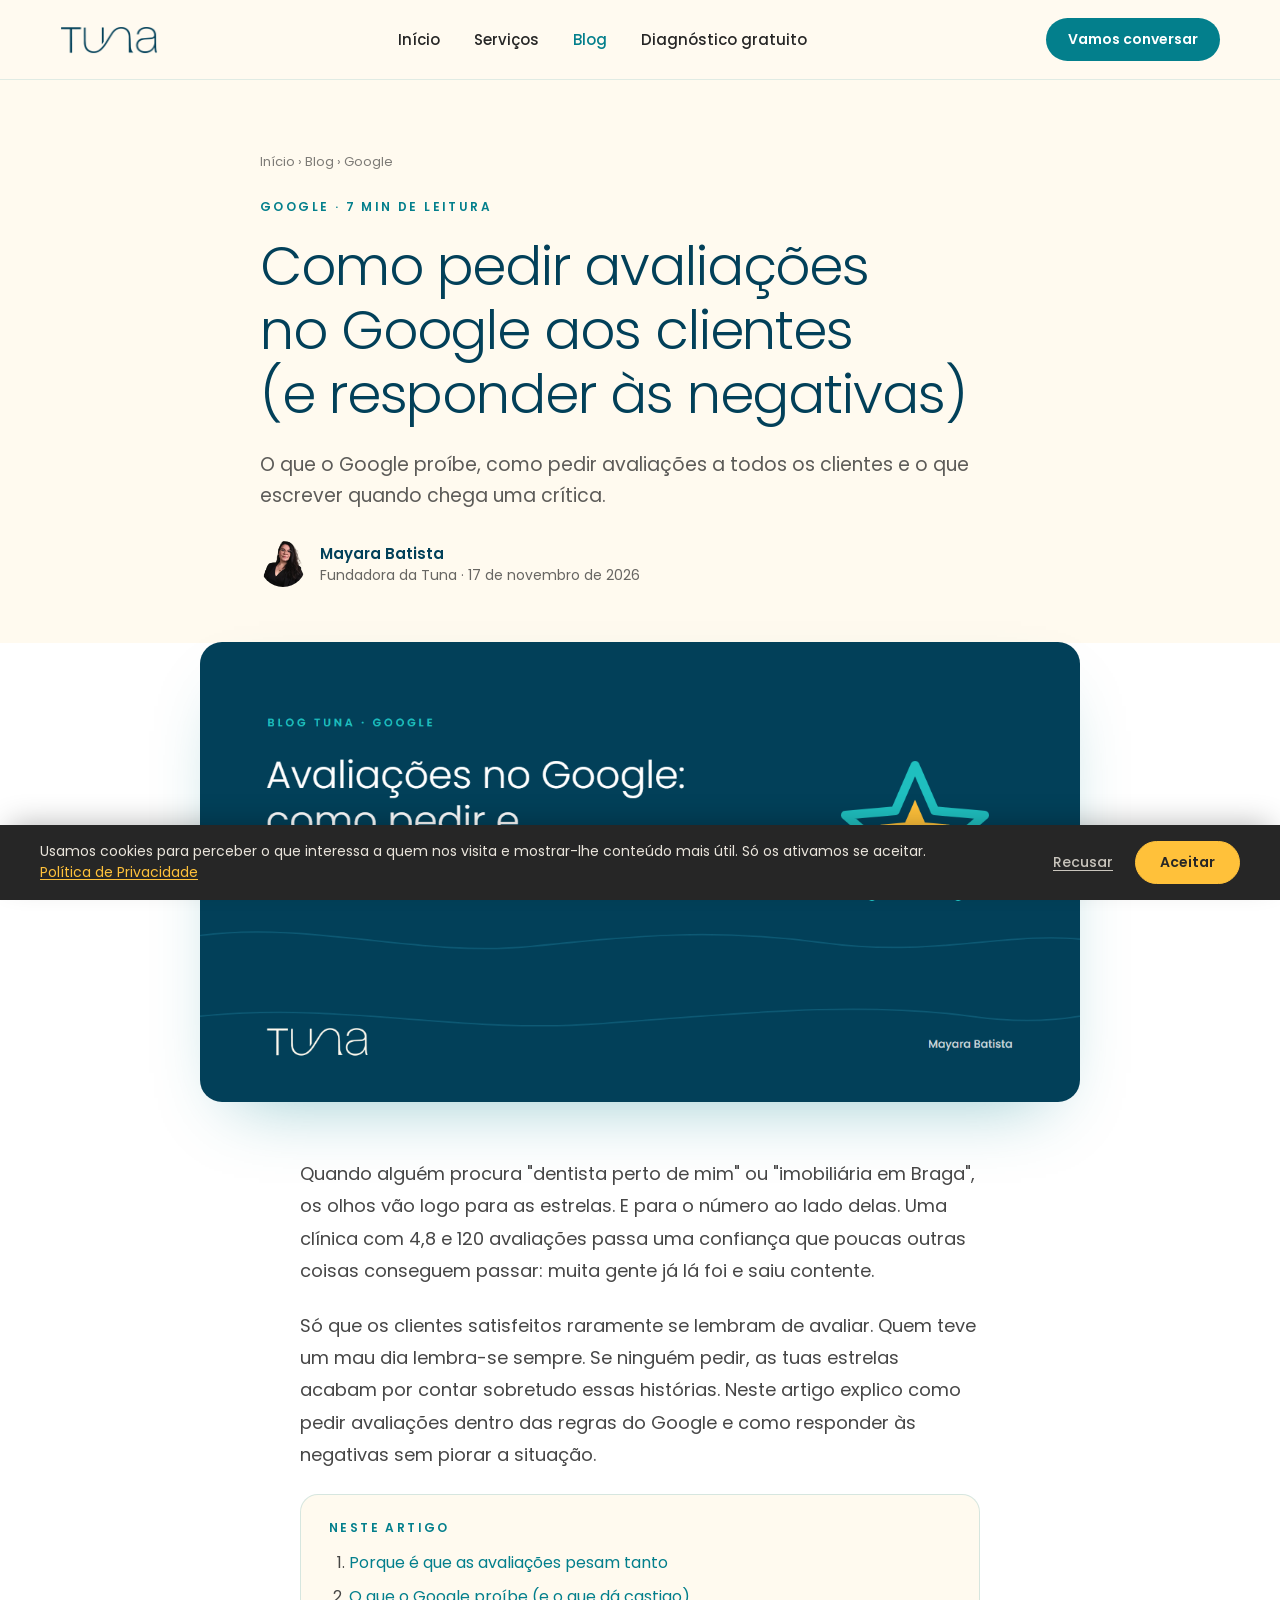
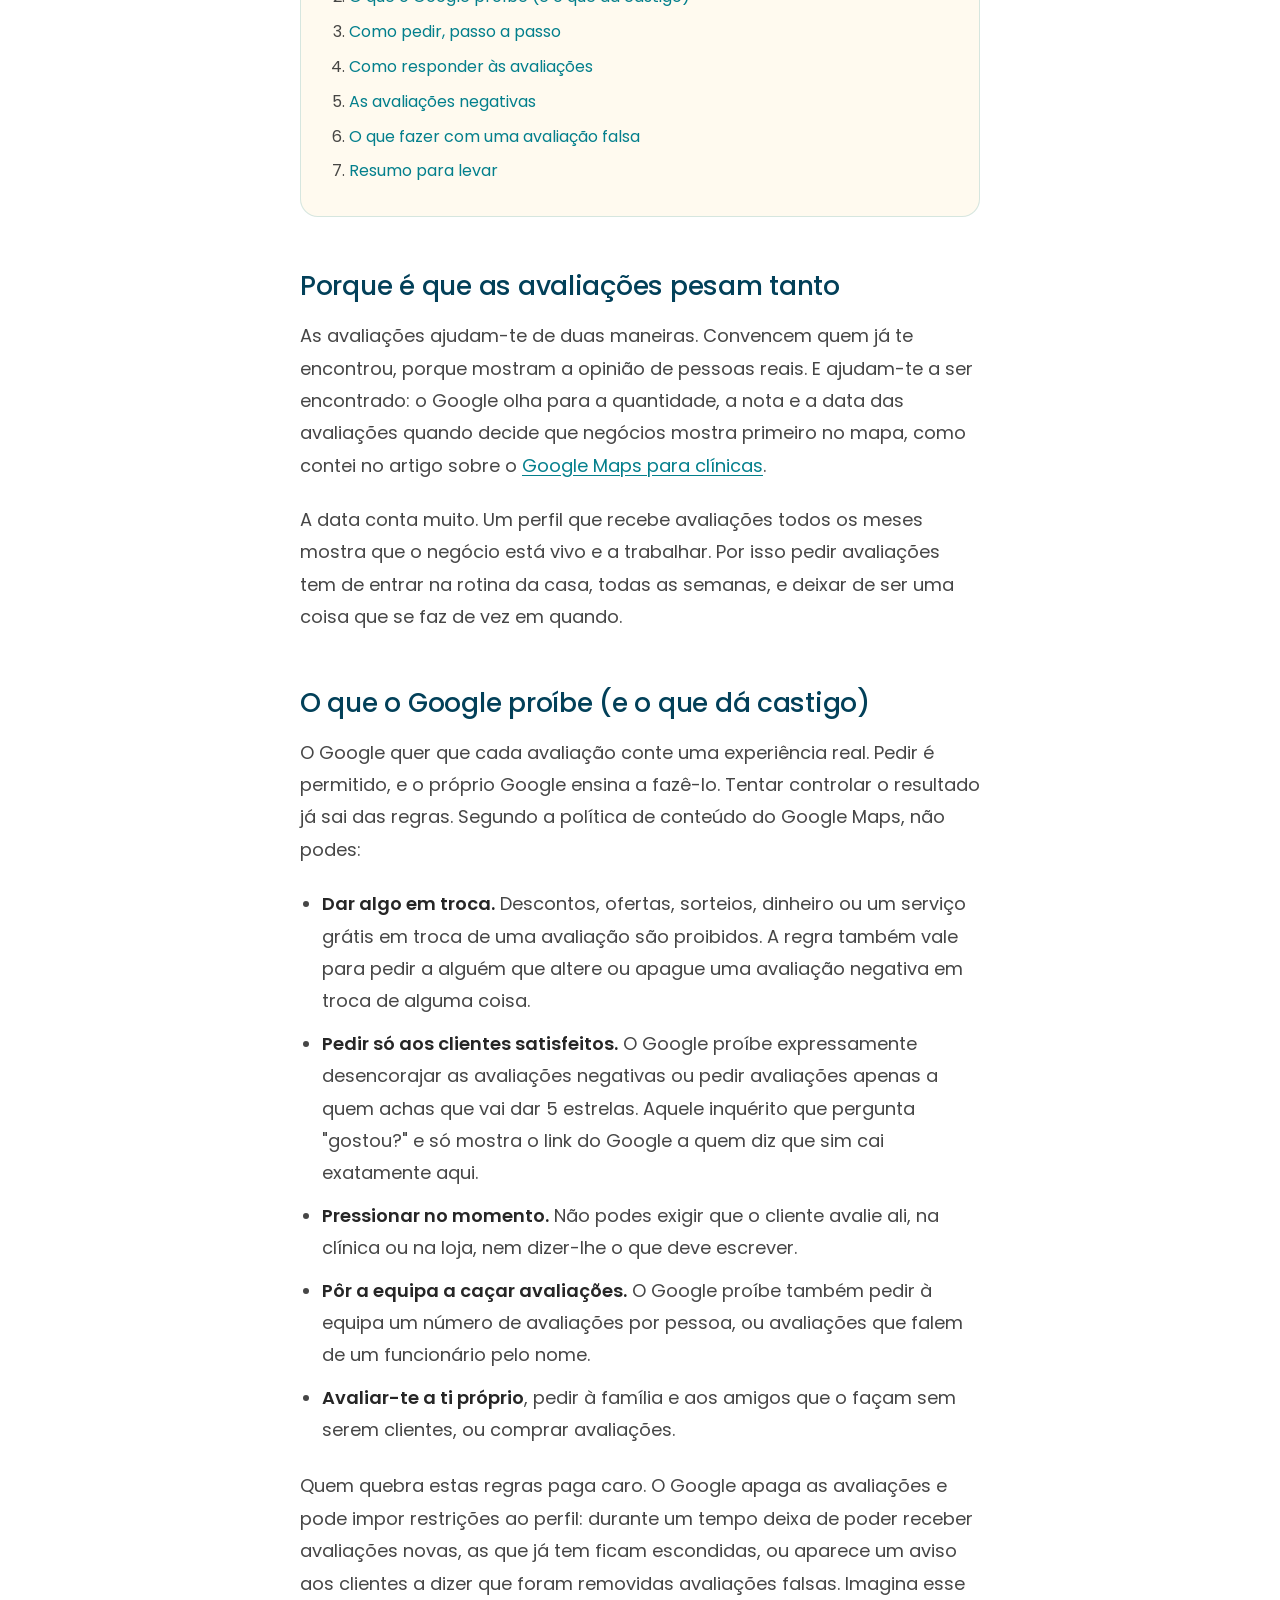
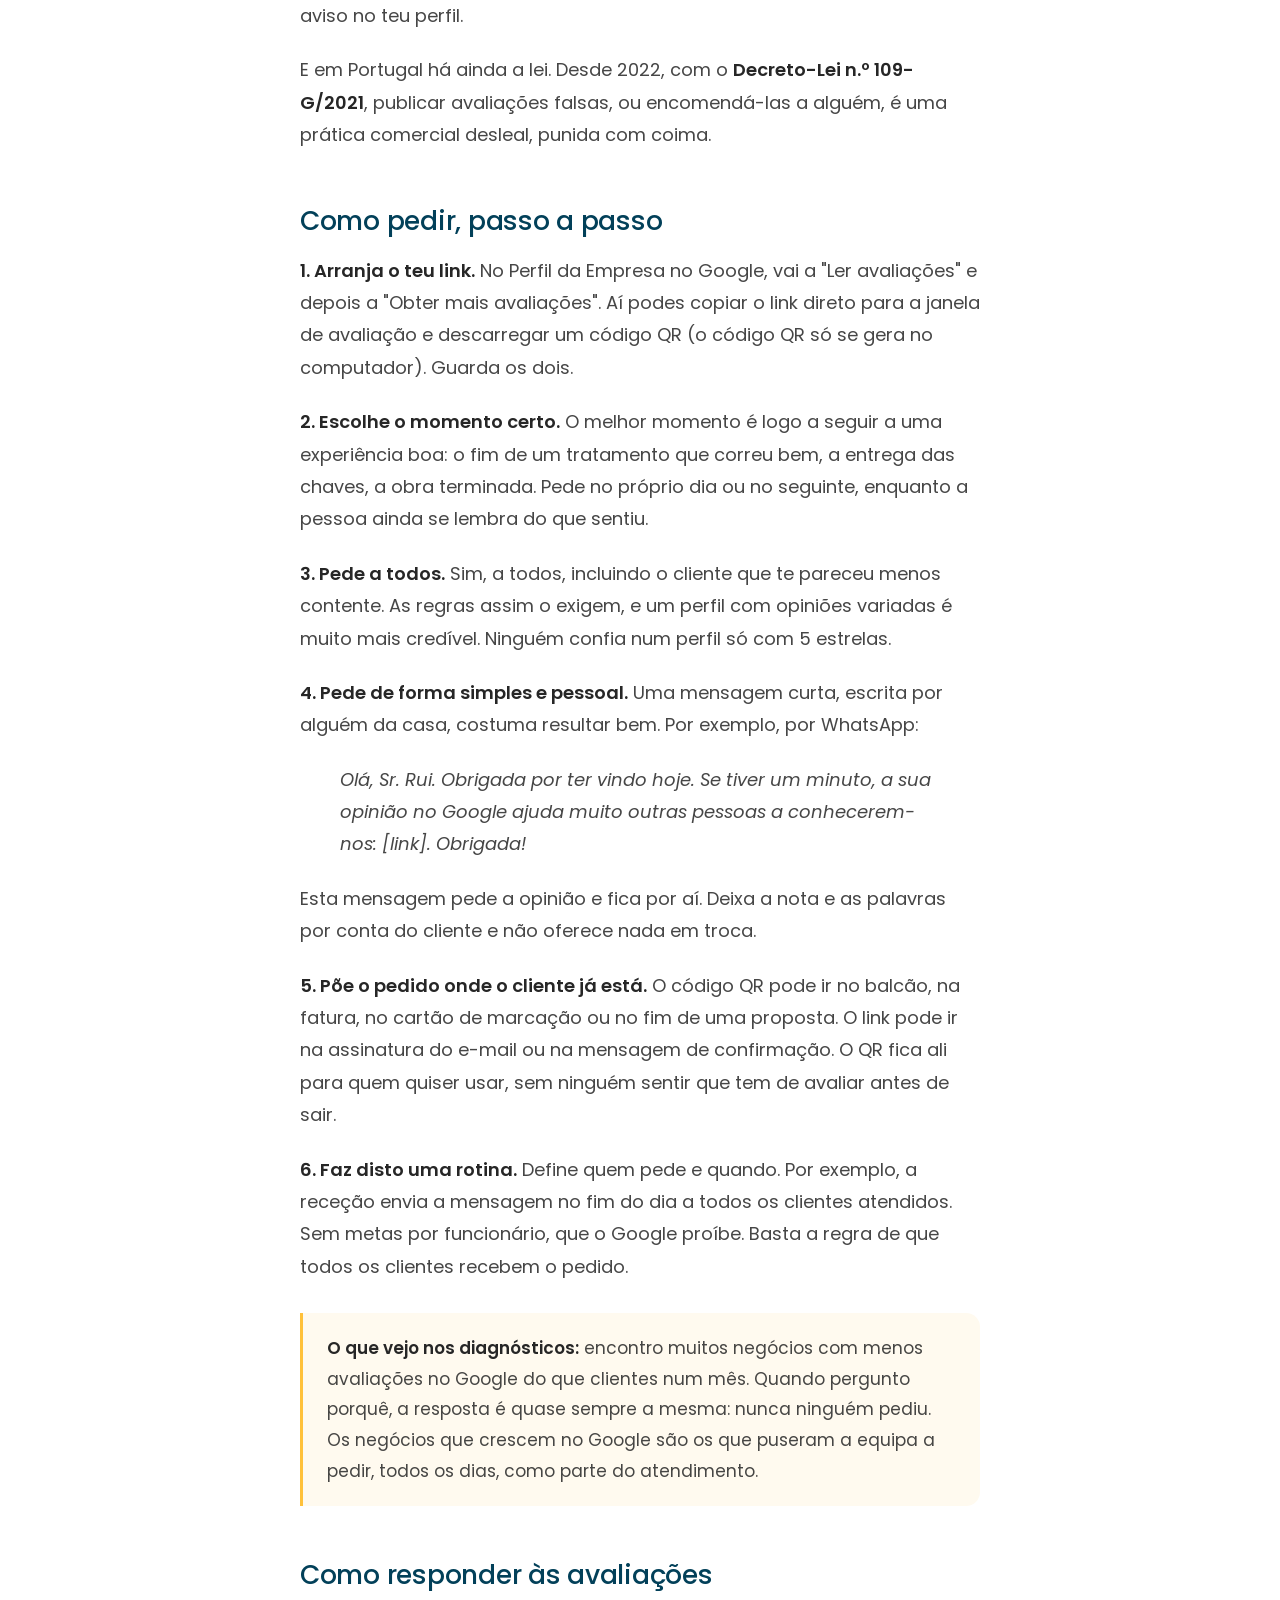
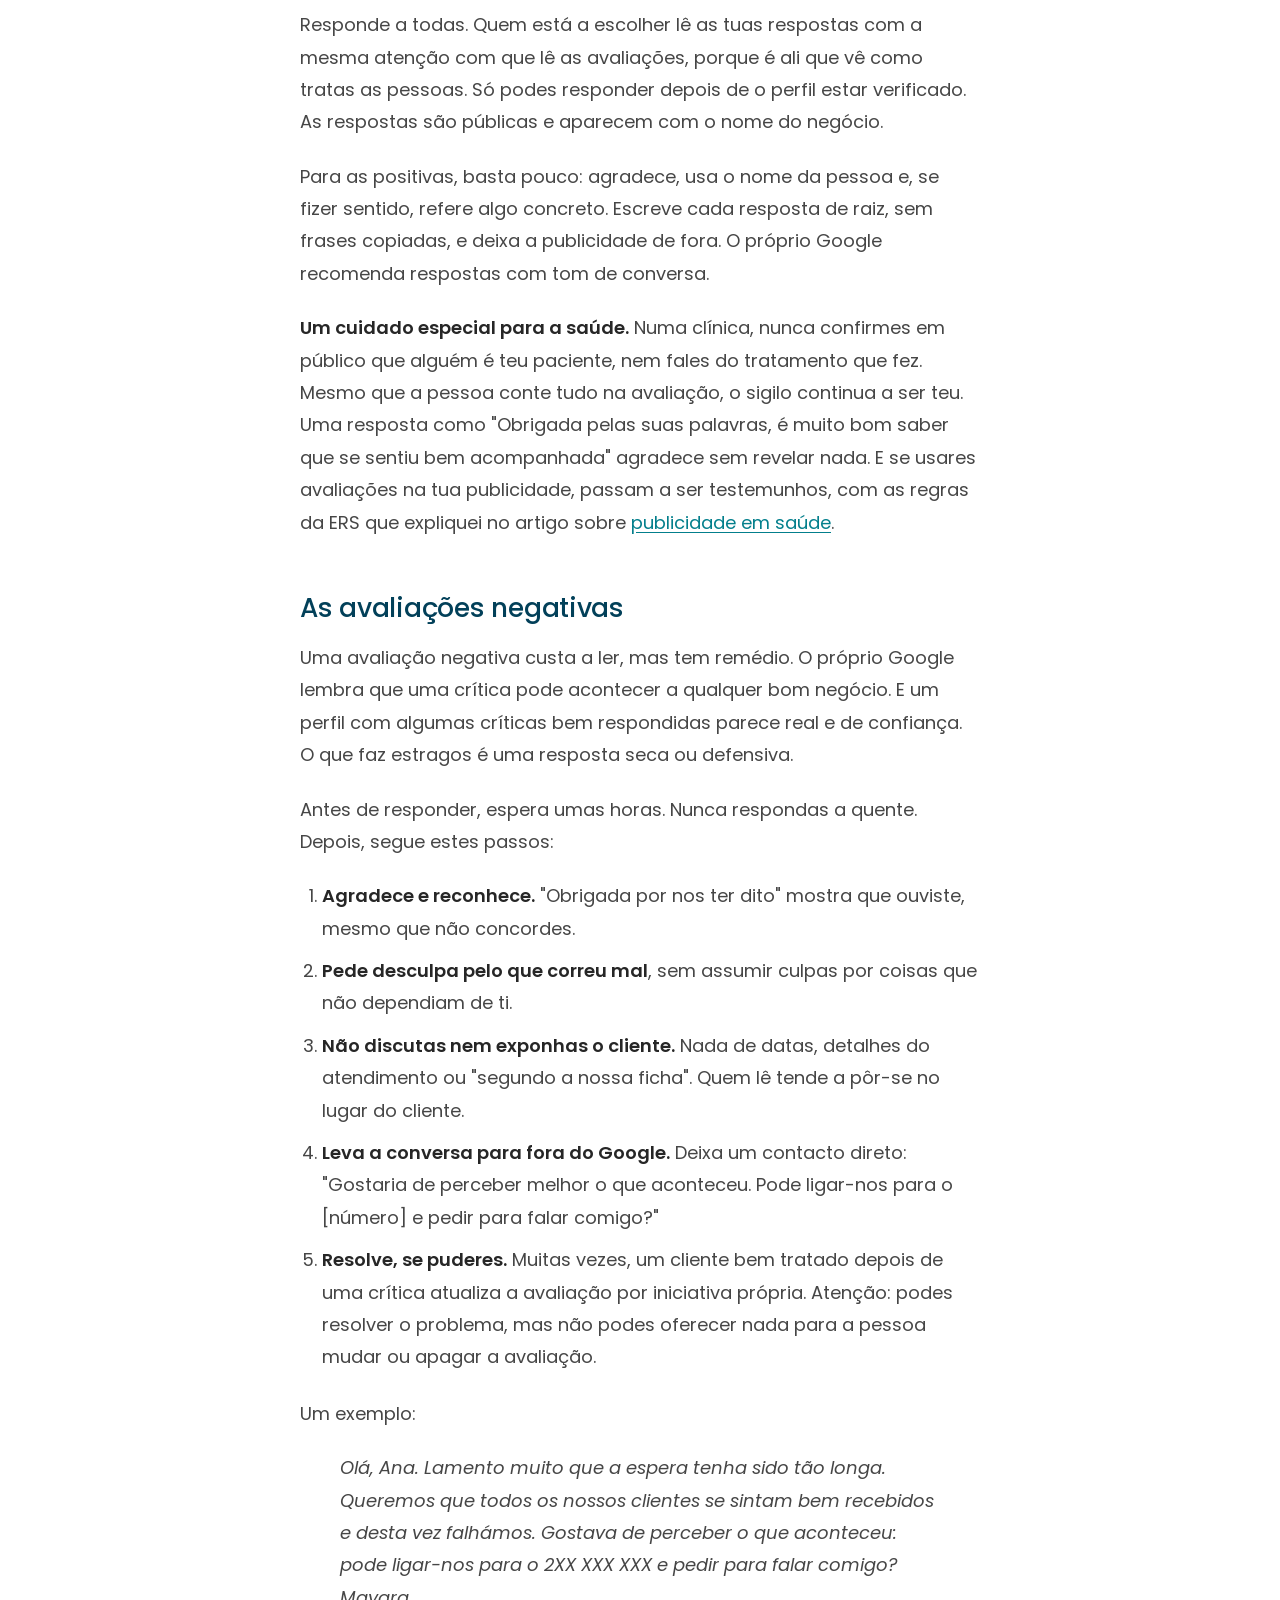
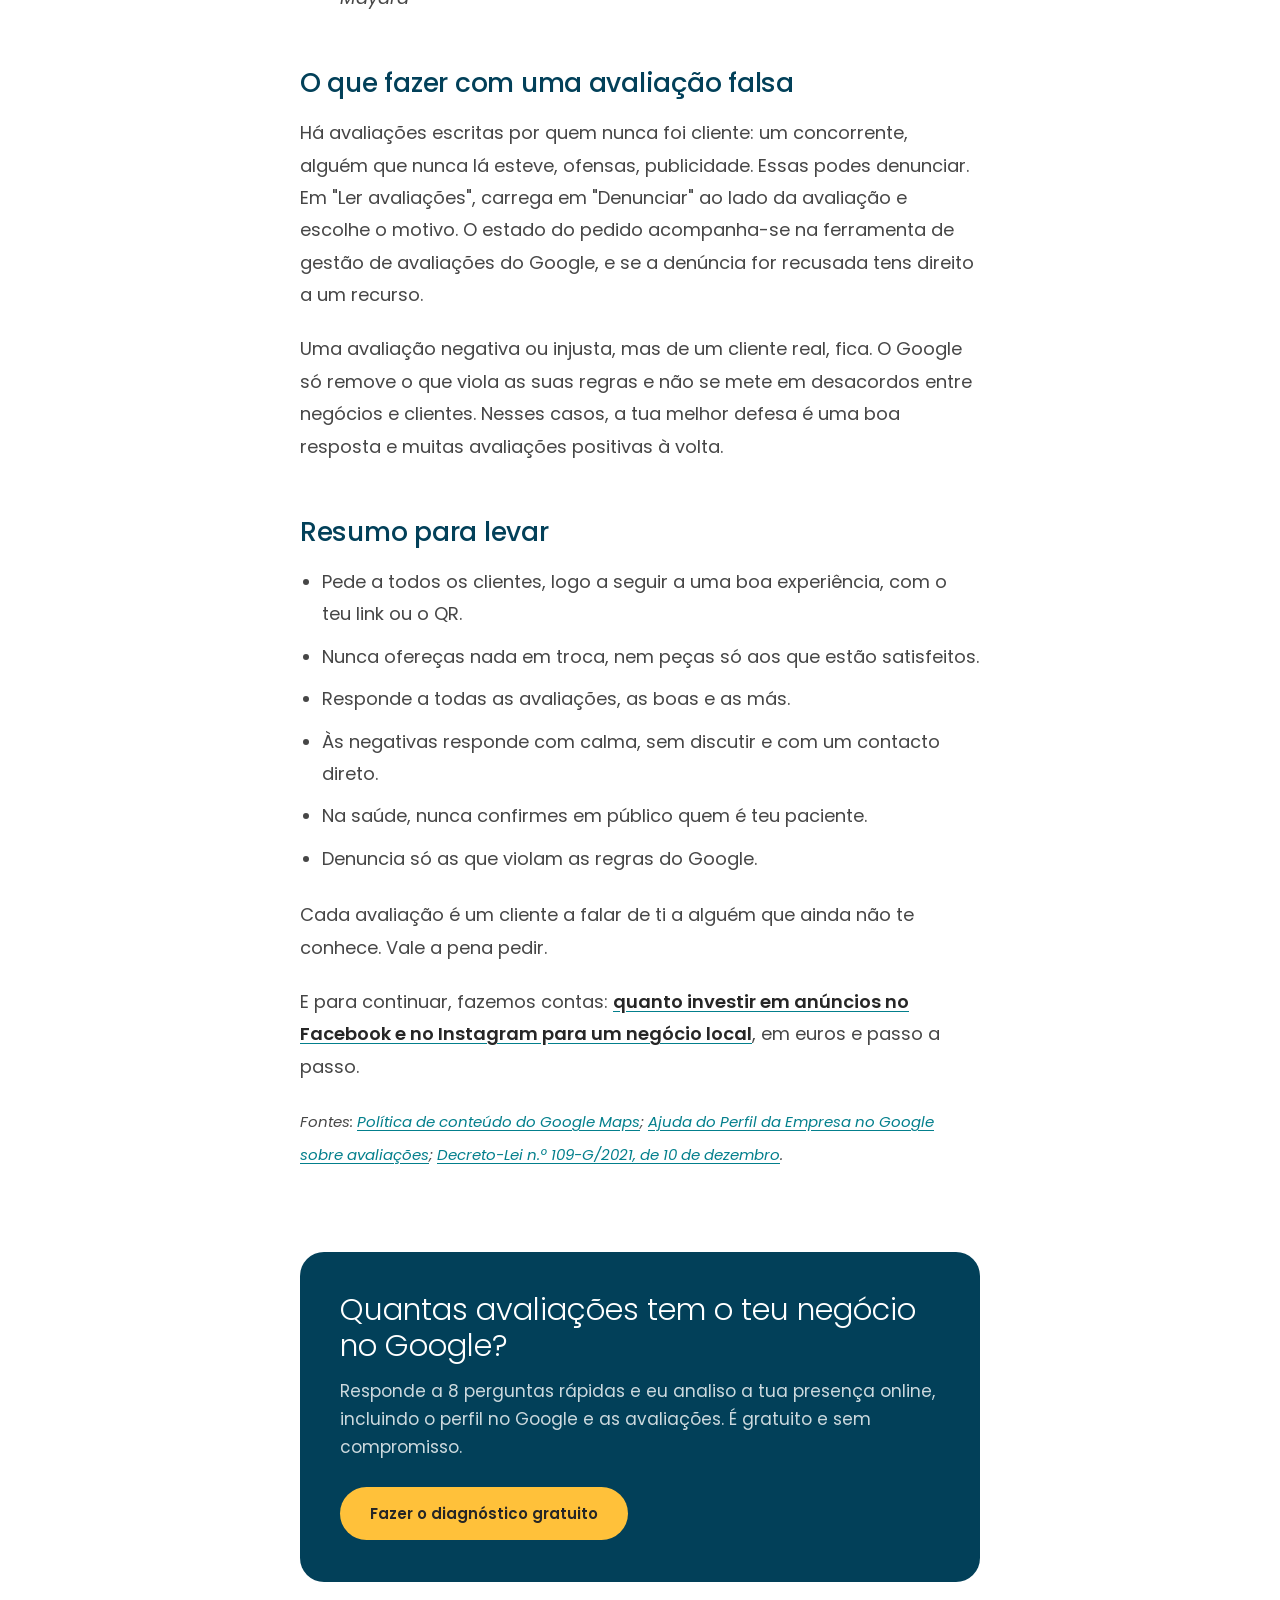
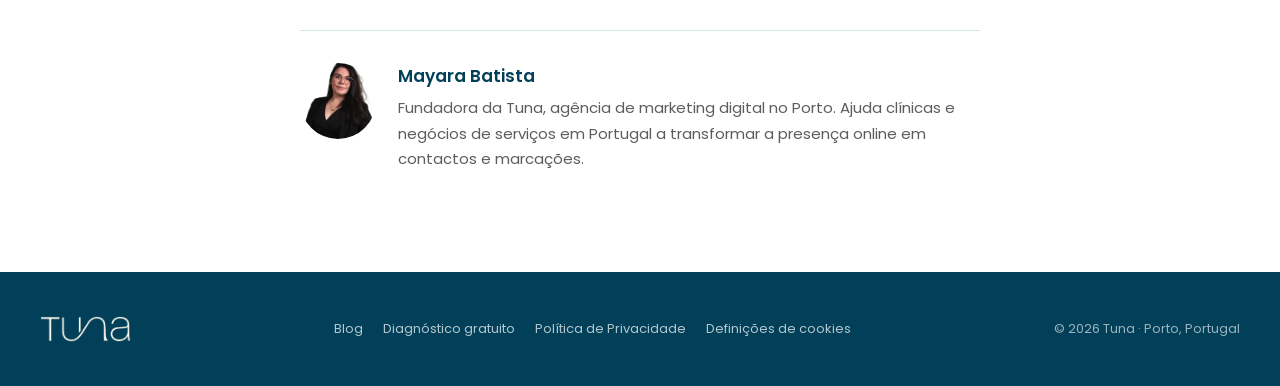
<file: blog/avaliacoes-no-google/index.html>
<!DOCTYPE html>
<html lang="pt" data-track-view="Artigo: Avaliações no Google">
<head>
<meta charset="utf-8">
<meta name="viewport" content="width=device-width, initial-scale=1">
<title>Como pedir avaliações no Google aos clientes (e responder às negativas) | Tuna</title>
<link rel="icon" href="/favicon.ico" sizes="any">
<link rel="icon" type="image/png" sizes="32x32" href="/assets/favicon-32.png">
<link rel="apple-touch-icon" href="/assets/apple-touch-icon.png">
<meta name="description" content="Como pedir avaliações no Google sem violar as regras, onde arranjar o link e o QR code, e como responder às avaliações negativas.">
<link rel="canonical" href="https://tunamarketing.pt/blog/avaliacoes-no-google/">
<meta property="og:type" content="article">
<meta property="og:locale" content="pt_PT">
<meta property="og:site_name" content="Tuna | Agência de Marketing Digital">
<meta property="og:title" content="Como pedir avaliações no Google aos clientes (e responder às negativas)">
<meta property="og:description" content="O que o Google proíbe, como pedir avaliações a todos os clientes e o que escrever quando chega uma crítica.">
<meta property="og:url" content="https://tunamarketing.pt/blog/avaliacoes-no-google/">
<meta property="og:image" content="https://tunamarketing.pt/blog/avaliacoes-no-google/capa.png">
<meta property="og:image:width" content="1200">
<meta property="og:image:height" content="627">
<meta name="twitter:card" content="summary_large_image">
<meta property="article:published_time" content="2026-11-17">
<meta property="article:author" content="Mayara Batista">
<link rel="preconnect" href="https://fonts.googleapis.com">
<link rel="preconnect" href="https://fonts.gstatic.com" crossorigin>
<link href="https://fonts.googleapis.com/css2?family=Poppins:wght@300;400;500;600;700&display=swap" rel="stylesheet">
<link rel="stylesheet" href="/assets/blog.css">
<script type="application/ld+json">
{
  "@context": "https://schema.org",
  "@graph": [
    {
      "@type": "BlogPosting",
      "headline": "Como pedir avaliações no Google aos clientes (e responder às negativas)",
      "description": "Como pedir avaliações no Google sem violar as regras, onde arranjar o link e o QR code, e como responder às avaliações negativas.",
      "image": "https://tunamarketing.pt/blog/avaliacoes-no-google/capa.png",
      "datePublished": "2026-11-17",
      "dateModified": "2026-11-17",
      "inLanguage": "pt-PT",
      "mainEntityOfPage": "https://tunamarketing.pt/blog/avaliacoes-no-google/",
      "author": {
        "@type": "Person",
        "name": "Mayara Batista",
        "jobTitle": "Fundadora da Tuna",
        "url": "https://tunamarketing.pt/"
      },
      "publisher": {
        "@type": "Organization",
        "name": "Tuna — Agência de Marketing Digital",
        "url": "https://tunamarketing.pt/",
        "logo": {"@type": "ImageObject", "url": "https://tunamarketing.pt/assets/tuna-logo-petroleo.png"}
      }
    },
    {
      "@type": "BreadcrumbList",
      "itemListElement": [
        {"@type": "ListItem", "position": 1, "name": "Início", "item": "https://tunamarketing.pt/"},
        {"@type": "ListItem", "position": 2, "name": "Blog", "item": "https://tunamarketing.pt/blog/"},
        {"@type": "ListItem", "position": 3, "name": "Avaliações no Google"}
      ]
    }
  ]
}
</script>
</head>
<body>

<header class="site-header">
  <div class="header-inner">
    <a class="logo" href="/" aria-label="Tuna — início"><img src="/assets/tuna-logo-petroleo.png" alt="Tuna"></a>
    <nav class="nav">
      <a href="/">Início</a>
      <a href="/#servicos">Serviços</a>
      <a href="/blog/" aria-current="page">Blog</a>
      <a href="/diagnostico.html">Diagnóstico gratuito</a>
    </nav>
    <a class="btn-cta" href="https://wa.me/351935827977?text=Ol%C3%A1%20Tuna%21%20Vim%20atrav%C3%A9s%20do%20blog%20e%20gostava%20de%20mais%20informa%C3%A7%C3%B5es" target="_blank" rel="noopener">Vamos conversar</a>
  </div>
</header>

<main>
  <div class="article-head">
    <div class="inner">
      <div class="crumbs"><a href="/">Início</a> › <a href="/blog/">Blog</a> › Google</div>
      <div class="eyebrow">Google · 7 min de leitura</div>
      <h1>Como pedir avaliações no Google aos clientes (e&nbsp;responder às negativas)</h1>
      <p class="dek">O que o Google proíbe, como pedir avaliações a todos os clientes e o que escrever quando chega uma crítica.</p>
      <div class="byline">
        <img src="/assets/equipa-mayara.webp" alt="Mayara Batista">
        <div><strong>Mayara Batista</strong>Fundadora da Tuna · 17 de novembro de 2026</div>
      </div>
    </div>
  </div>

  <div class="cover"><img src="capa.png" alt="Avaliações no Google: como pedir e responder às negativas" width="1200" height="627"></div>

  <article class="prose">
    <p>Quando alguém procura "dentista perto de mim" ou "imobiliária em Braga", os olhos vão logo para as estrelas. E para o número ao lado delas. Uma clínica com 4,8 e 120 avaliações passa uma confiança que poucas outras coisas conseguem passar: muita gente já lá foi e saiu contente.</p>
    <p>Só que os clientes satisfeitos raramente se lembram de avaliar. Quem teve um mau dia lembra-se sempre. Se ninguém pedir, as tuas estrelas acabam por contar sobretudo essas histórias. Neste artigo explico como pedir avaliações dentro das regras do Google e como responder às negativas sem piorar a situação.</p>

    <nav class="toc" aria-label="Neste artigo">
      <div class="eyebrow">Neste artigo</div>
      <ol>
        <li><a href="#porque">Porque é que as avaliações pesam tanto</a></li>
        <li><a href="#proibido">O que o Google proíbe (e o que dá castigo)</a></li>
        <li><a href="#pedir">Como pedir, passo a passo</a></li>
        <li><a href="#responder">Como responder às avaliações</a></li>
        <li><a href="#negativas">As avaliações negativas</a></li>
        <li><a href="#falsas">O que fazer com uma avaliação falsa</a></li>
        <li><a href="#resumo">Resumo para levar</a></li>
      </ol>
    </nav>

    <h2 id="porque">Porque é que as avaliações pesam tanto</h2>
    <p>As avaliações ajudam-te de duas maneiras. Convencem quem já te encontrou, porque mostram a opinião de pessoas reais. E ajudam-te a ser encontrado: o Google olha para a quantidade, a nota e a data das avaliações quando decide que negócios mostra primeiro no mapa, como contei no artigo sobre o <a href="/blog/google-maps-para-clinicas/">Google Maps para clínicas</a>.</p>
    <p>A data conta muito. Um perfil que recebe avaliações todos os meses mostra que o negócio está vivo e a trabalhar. Por isso pedir avaliações tem de entrar na rotina da casa, todas as semanas, e deixar de ser uma coisa que se faz de vez em quando.</p>

    <h2 id="proibido">O que o Google proíbe (e o que dá castigo)</h2>
    <p>O Google quer que cada avaliação conte uma experiência real. Pedir é permitido, e o próprio Google ensina a fazê-lo. Tentar controlar o resultado já sai das regras. Segundo a política de conteúdo do Google Maps, não podes:</p>
    <ul>
      <li><strong>Dar algo em troca.</strong> Descontos, ofertas, sorteios, dinheiro ou um serviço grátis em troca de uma avaliação são proibidos. A regra também vale para pedir a alguém que altere ou apague uma avaliação negativa em troca de alguma coisa.</li>
      <li><strong>Pedir só aos clientes satisfeitos.</strong> O Google proíbe expressamente desencorajar as avaliações negativas ou pedir avaliações apenas a quem achas que vai dar 5 estrelas. Aquele inquérito que pergunta "gostou?" e só mostra o link do Google a quem diz que sim cai exatamente aqui.</li>
      <li><strong>Pressionar no momento.</strong> Não podes exigir que o cliente avalie ali, na clínica ou na loja, nem dizer-lhe o que deve escrever.</li>
      <li><strong>Pôr a equipa a caçar avaliações.</strong> O Google proíbe também pedir à equipa um número de avaliações por pessoa, ou avaliações que falem de um funcionário pelo nome.</li>
      <li><strong>Avaliar-te a ti próprio</strong>, pedir à família e aos amigos que o façam sem serem clientes, ou comprar avaliações.</li>
    </ul>
    <p>Quem quebra estas regras paga caro. O Google apaga as avaliações e pode impor restrições ao perfil: durante um tempo deixa de poder receber avaliações novas, as que já tem ficam escondidas, ou aparece um aviso aos clientes a dizer que foram removidas avaliações falsas. Imagina esse aviso no teu perfil.</p>
    <p>E em Portugal há ainda a lei. Desde 2022, com o <strong>Decreto-Lei n.º 109-G/2021</strong>, publicar avaliações falsas, ou encomendá-las a alguém, é uma prática comercial desleal, punida com coima.</p>

    <h2 id="pedir">Como pedir, passo a passo</h2>
    <p><strong>1. Arranja o teu link.</strong> No Perfil da Empresa no Google, vai a "Ler avaliações" e depois a "Obter mais avaliações". Aí podes copiar o link direto para a janela de avaliação e descarregar um código QR (o código QR só se gera no computador). Guarda os dois.</p>
    <p><strong>2. Escolhe o momento certo.</strong> O melhor momento é logo a seguir a uma experiência boa: o fim de um tratamento que correu bem, a entrega das chaves, a obra terminada. Pede no próprio dia ou no seguinte, enquanto a pessoa ainda se lembra do que sentiu.</p>
    <p><strong>3. Pede a todos.</strong> Sim, a todos, incluindo o cliente que te pareceu menos contente. As regras assim o exigem, e um perfil com opiniões variadas é muito mais credível. Ninguém confia num perfil só com 5 estrelas.</p>
    <p><strong>4. Pede de forma simples e pessoal.</strong> Uma mensagem curta, escrita por alguém da casa, costuma resultar bem. Por exemplo, por WhatsApp:</p>
    <blockquote><p><em>Olá, Sr. Rui. Obrigada por ter vindo hoje. Se tiver um minuto, a sua opinião no Google ajuda muito outras pessoas a conhecerem-nos: [link]. Obrigada!</em></p></blockquote>
    <p>Esta mensagem pede a opinião e fica por aí. Deixa a nota e as palavras por conta do cliente e não oferece nada em troca.</p>
    <p><strong>5. Põe o pedido onde o cliente já está.</strong> O código QR pode ir no balcão, na fatura, no cartão de marcação ou no fim de uma proposta. O link pode ir na assinatura do e-mail ou na mensagem de confirmação. O QR fica ali para quem quiser usar, sem ninguém sentir que tem de avaliar antes de sair.</p>
    <p><strong>6. Faz disto uma rotina.</strong> Define quem pede e quando. Por exemplo, a receção envia a mensagem no fim do dia a todos os clientes atendidos. Sem metas por funcionário, que o Google proíbe. Basta a regra de que todos os clientes recebem o pedido.</p>

    <div class="note"><p><strong>O que vejo nos diagnósticos:</strong> encontro muitos negócios com menos avaliações no Google do que clientes num mês. Quando pergunto porquê, a resposta é quase sempre a mesma: nunca ninguém pediu. Os negócios que crescem no Google são os que puseram a equipa a pedir, todos os dias, como parte do atendimento.</p></div>

    <h2 id="responder">Como responder às avaliações</h2>
    <p>Responde a todas. Quem está a escolher lê as tuas respostas com a mesma atenção com que lê as avaliações, porque é ali que vê como tratas as pessoas. Só podes responder depois de o perfil estar verificado. As respostas são públicas e aparecem com o nome do negócio.</p>
    <p>Para as positivas, basta pouco: agradece, usa o nome da pessoa e, se fizer sentido, refere algo concreto. Escreve cada resposta de raiz, sem frases copiadas, e deixa a publicidade de fora. O próprio Google recomenda respostas com tom de conversa.</p>
    <p><strong>Um cuidado especial para a saúde.</strong> Numa clínica, nunca confirmes em público que alguém é teu paciente, nem fales do tratamento que fez. Mesmo que a pessoa conte tudo na avaliação, o sigilo continua a ser teu. Uma resposta como "Obrigada pelas suas palavras, é muito bom saber que se sentiu bem acompanhada" agradece sem revelar nada. E se usares avaliações na tua publicidade, passam a ser testemunhos, com as regras da ERS que expliquei no artigo sobre <a href="/blog/publicidade-em-saude-ers/">publicidade em saúde</a>.</p>

    <h2 id="negativas">As avaliações negativas</h2>
    <p>Uma avaliação negativa custa a ler, mas tem remédio. O próprio Google lembra que uma crítica pode acontecer a qualquer bom negócio. E um perfil com algumas críticas bem respondidas parece real e de confiança. O que faz estragos é uma resposta seca ou defensiva.</p>
    <p>Antes de responder, espera umas horas. Nunca respondas a quente. Depois, segue estes passos:</p>
    <ol>
      <li><strong>Agradece e reconhece.</strong> "Obrigada por nos ter dito" mostra que ouviste, mesmo que não concordes.</li>
      <li><strong>Pede desculpa pelo que correu mal</strong>, sem assumir culpas por coisas que não dependiam de ti.</li>
      <li><strong>Não discutas nem exponhas o cliente.</strong> Nada de datas, detalhes do atendimento ou "segundo a nossa ficha". Quem lê tende a pôr-se no lugar do cliente.</li>
      <li><strong>Leva a conversa para fora do Google.</strong> Deixa um contacto direto: "Gostaria de perceber melhor o que aconteceu. Pode ligar-nos para o [número] e pedir para falar comigo?"</li>
      <li><strong>Resolve, se puderes.</strong> Muitas vezes, um cliente bem tratado depois de uma crítica atualiza a avaliação por iniciativa própria. Atenção: podes resolver o problema, mas não podes oferecer nada para a pessoa mudar ou apagar a avaliação.</li>
    </ol>
    <p>Um exemplo:</p>
    <blockquote><p><em>Olá, Ana. Lamento muito que a espera tenha sido tão longa. Queremos que todos os nossos clientes se sintam bem recebidos e desta vez falhámos. Gostava de perceber o que aconteceu: pode ligar-nos para o 2XX XXX XXX e pedir para falar comigo? Mayara</em></p></blockquote>

    <h2 id="falsas">O que fazer com uma avaliação falsa</h2>
    <p>Há avaliações escritas por quem nunca foi cliente: um concorrente, alguém que nunca lá esteve, ofensas, publicidade. Essas podes denunciar. Em "Ler avaliações", carrega em "Denunciar" ao lado da avaliação e escolhe o motivo. O estado do pedido acompanha-se na ferramenta de gestão de avaliações do Google, e se a denúncia for recusada tens direito a um recurso.</p>
    <p>Uma avaliação negativa ou injusta, mas de um cliente real, fica. O Google só remove o que viola as suas regras e não se mete em desacordos entre negócios e clientes. Nesses casos, a tua melhor defesa é uma boa resposta e muitas avaliações positivas à volta.</p>

    <h2 id="resumo">Resumo para levar</h2>
    <ul>
      <li>Pede a todos os clientes, logo a seguir a uma boa experiência, com o teu link ou o QR.</li>
      <li>Nunca ofereças nada em troca, nem peças só aos que estão satisfeitos.</li>
      <li>Responde a todas as avaliações, as boas e as más.</li>
      <li>Às negativas responde com calma, sem discutir e com um contacto direto.</li>
      <li>Na saúde, nunca confirmes em público quem é teu paciente.</li>
      <li>Denuncia só as que violam as regras do Google.</li>
    </ul>
    <p>Cada avaliação é um cliente a falar de ti a alguém que ainda não te conhece. Vale a pena pedir.</p>
    <p>E para continuar, fazemos contas: <a href="/blog/quanto-investir-em-anuncios/"><strong>quanto investir em anúncios no Facebook e no Instagram para um negócio local</strong></a>, em euros e passo a passo.</p>

    <p><small><em>Fontes: <a href="https://support.google.com/contributionpolicy/answer/7400114?hl=pt" target="_blank" rel="noopener">Política de conteúdo do Google Maps</a>; <a href="https://support.google.com/business/answer/3474122?hl=pt" target="_blank" rel="noopener">Ajuda do Perfil da Empresa no Google sobre avaliações</a>; <a href="https://diariodarepublica.pt/dr/detalhe/decreto-lei/109-g-2021-175744207" target="_blank" rel="noopener">Decreto-Lei n.º 109-G/2021, de 10 de dezembro</a>.</em></small></p>
  </article>

  <section class="cta-box">
    <div class="box">
      <h2>Quantas avaliações tem o teu negócio no Google?</h2>
      <p>Responde a 8 perguntas rápidas e eu analiso a tua presença online, incluindo o perfil no Google e as avaliações. É gratuito e sem compromisso.</p>
      <a class="btn-light" href="/diagnostico.html?utm_source=blog&amp;utm_medium=artigo&amp;utm_campaign=avaliacoes-no-google">Fazer o diagnóstico gratuito</a>
    </div>
  </section>

  <section class="author">
    <div class="card">
      <img src="/assets/equipa-mayara.webp" alt="Mayara Batista">
      <div>
        <div class="name">Mayara Batista</div>
        <p>Fundadora da Tuna, agência de marketing digital no Porto. Ajuda clínicas e negócios de serviços em Portugal a transformar a presença online em contactos e marcações.</p>
      </div>
    </div>
  </section>
</main>

<footer class="site-footer">
  <div class="inner">
    <a href="/"><img src="/assets/tuna-logo-creme.png" alt="Tuna"></a>
    <nav>
      <a href="/blog/">Blog</a>
      <a href="/diagnostico.html">Diagnóstico gratuito</a>
      <a href="/politica-de-privacidade.html">Política de Privacidade</a>
      <a href="#" data-cookie-settings>Definições de cookies</a>
    </nav>
    <span>&copy; 2026 Tuna · Porto, Portugal</span>
  </div>
</footer>

<script src="/assets/consent.js"></script>
</body>
</html>
</file>
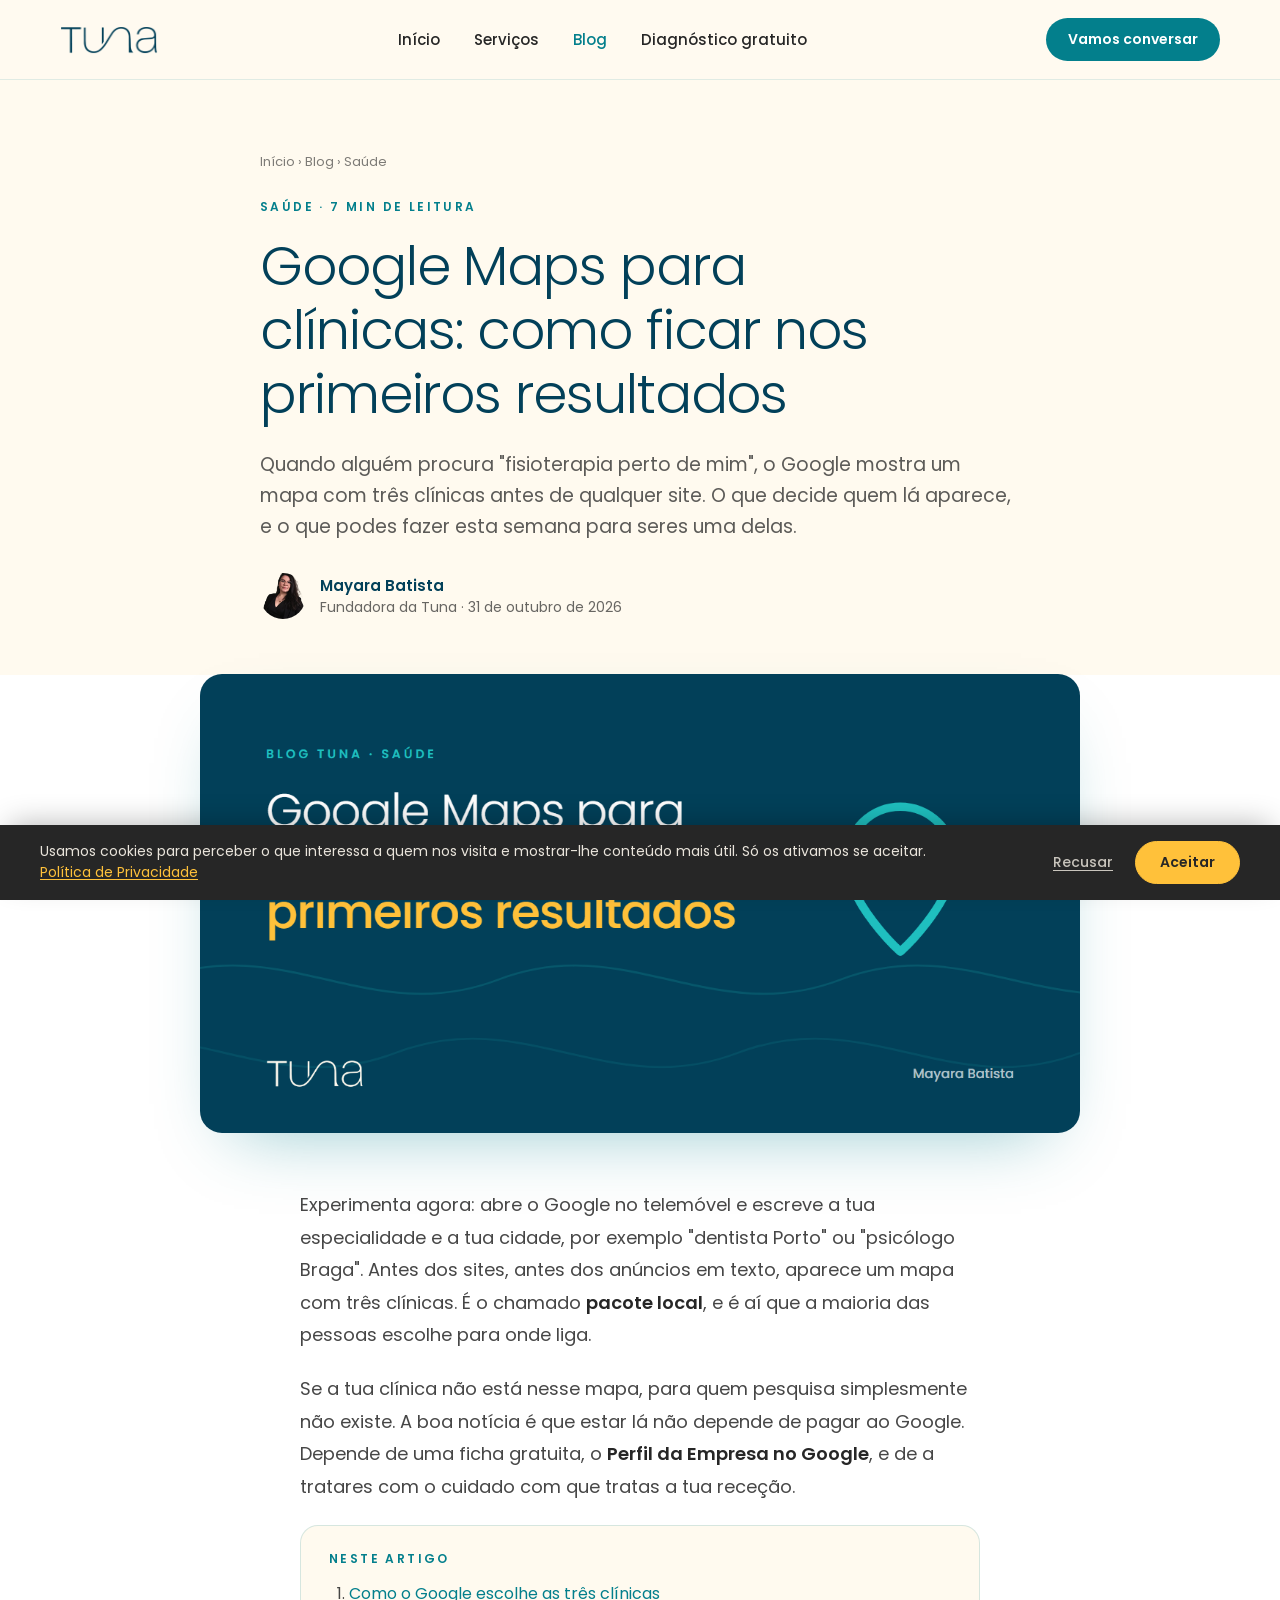
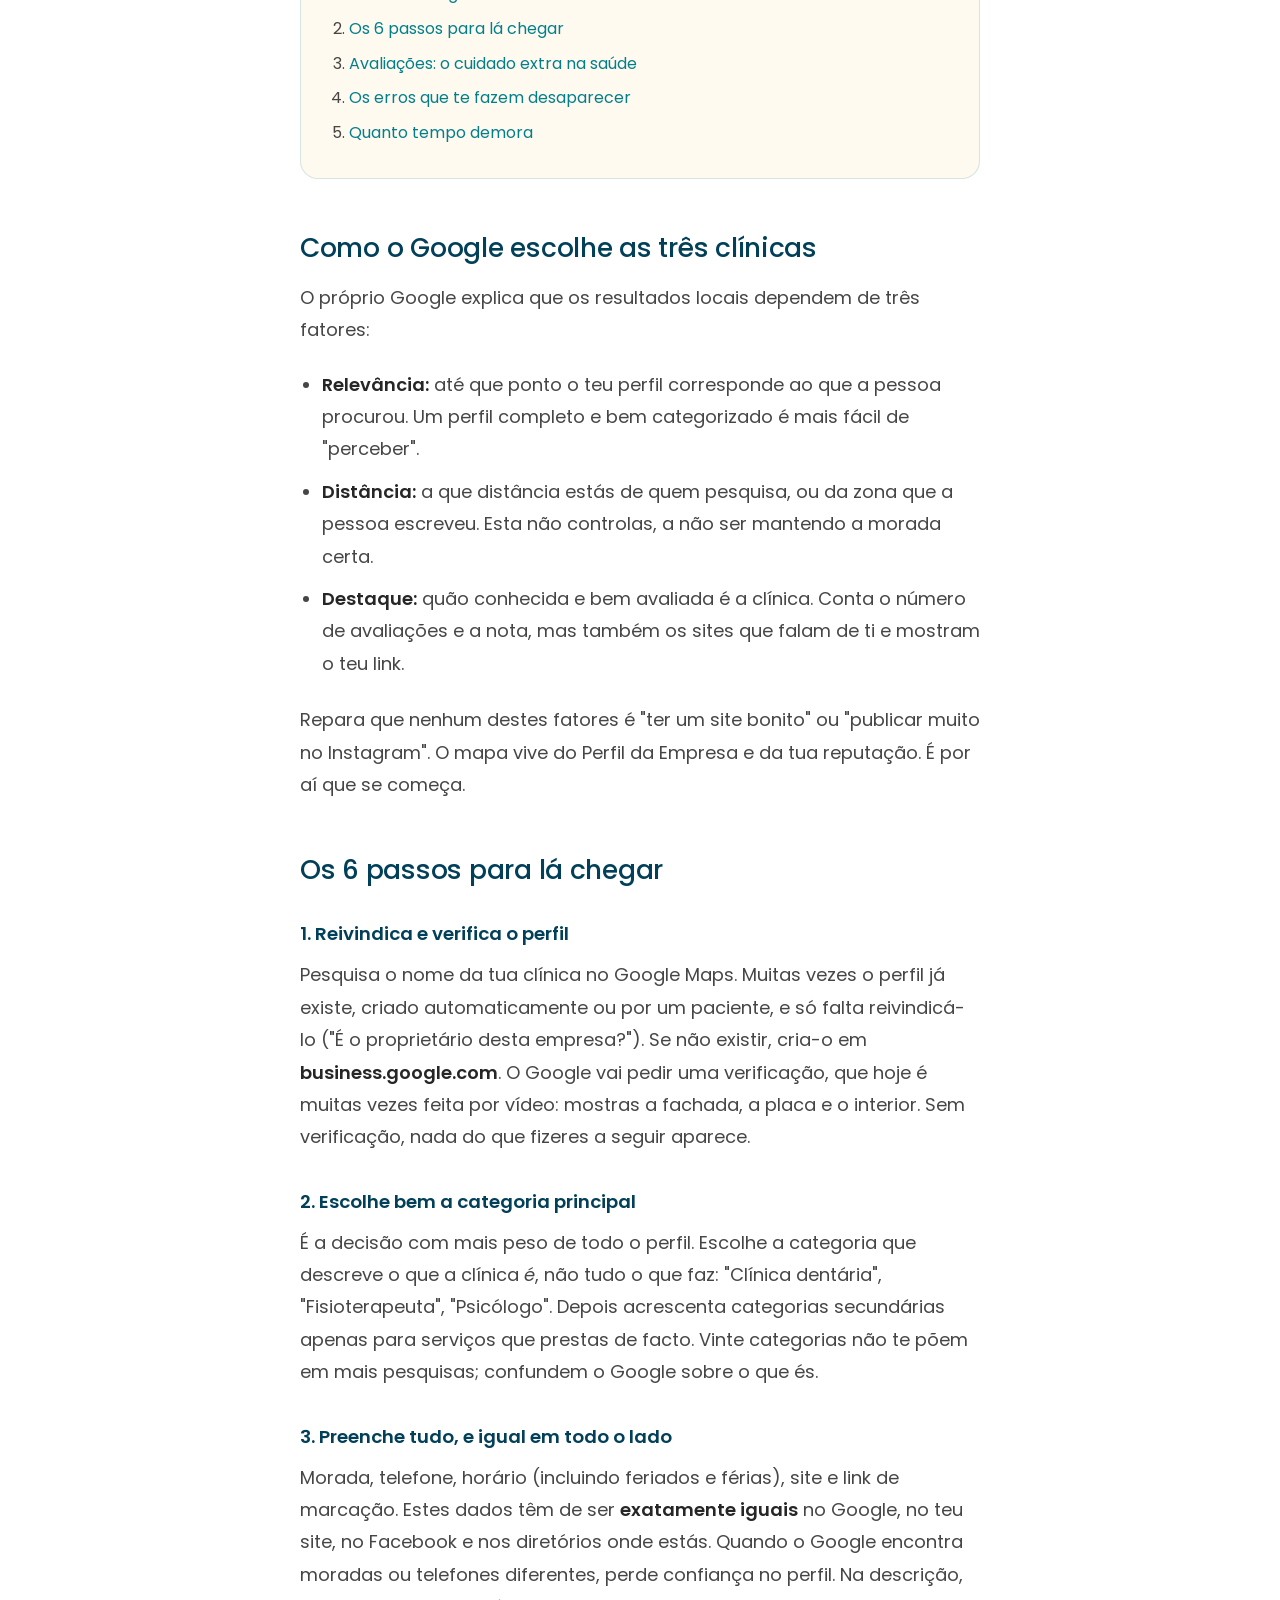
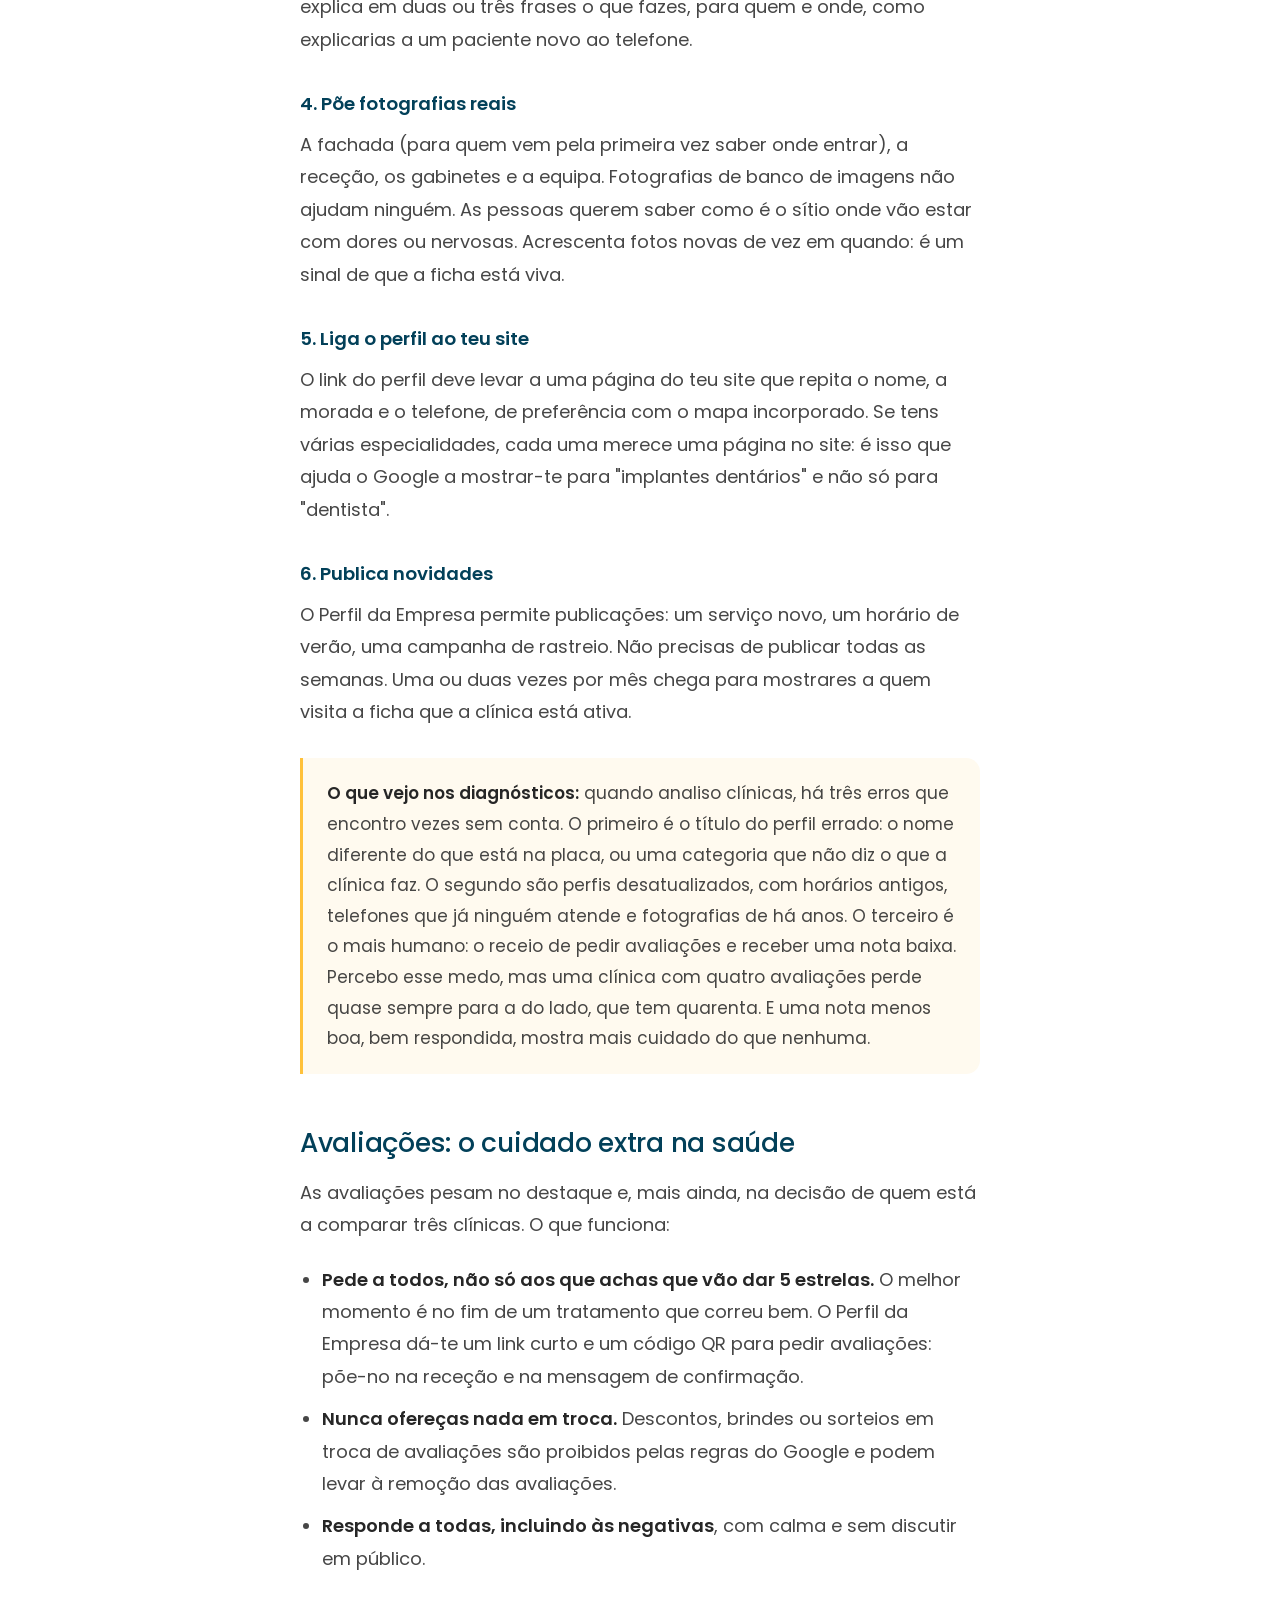
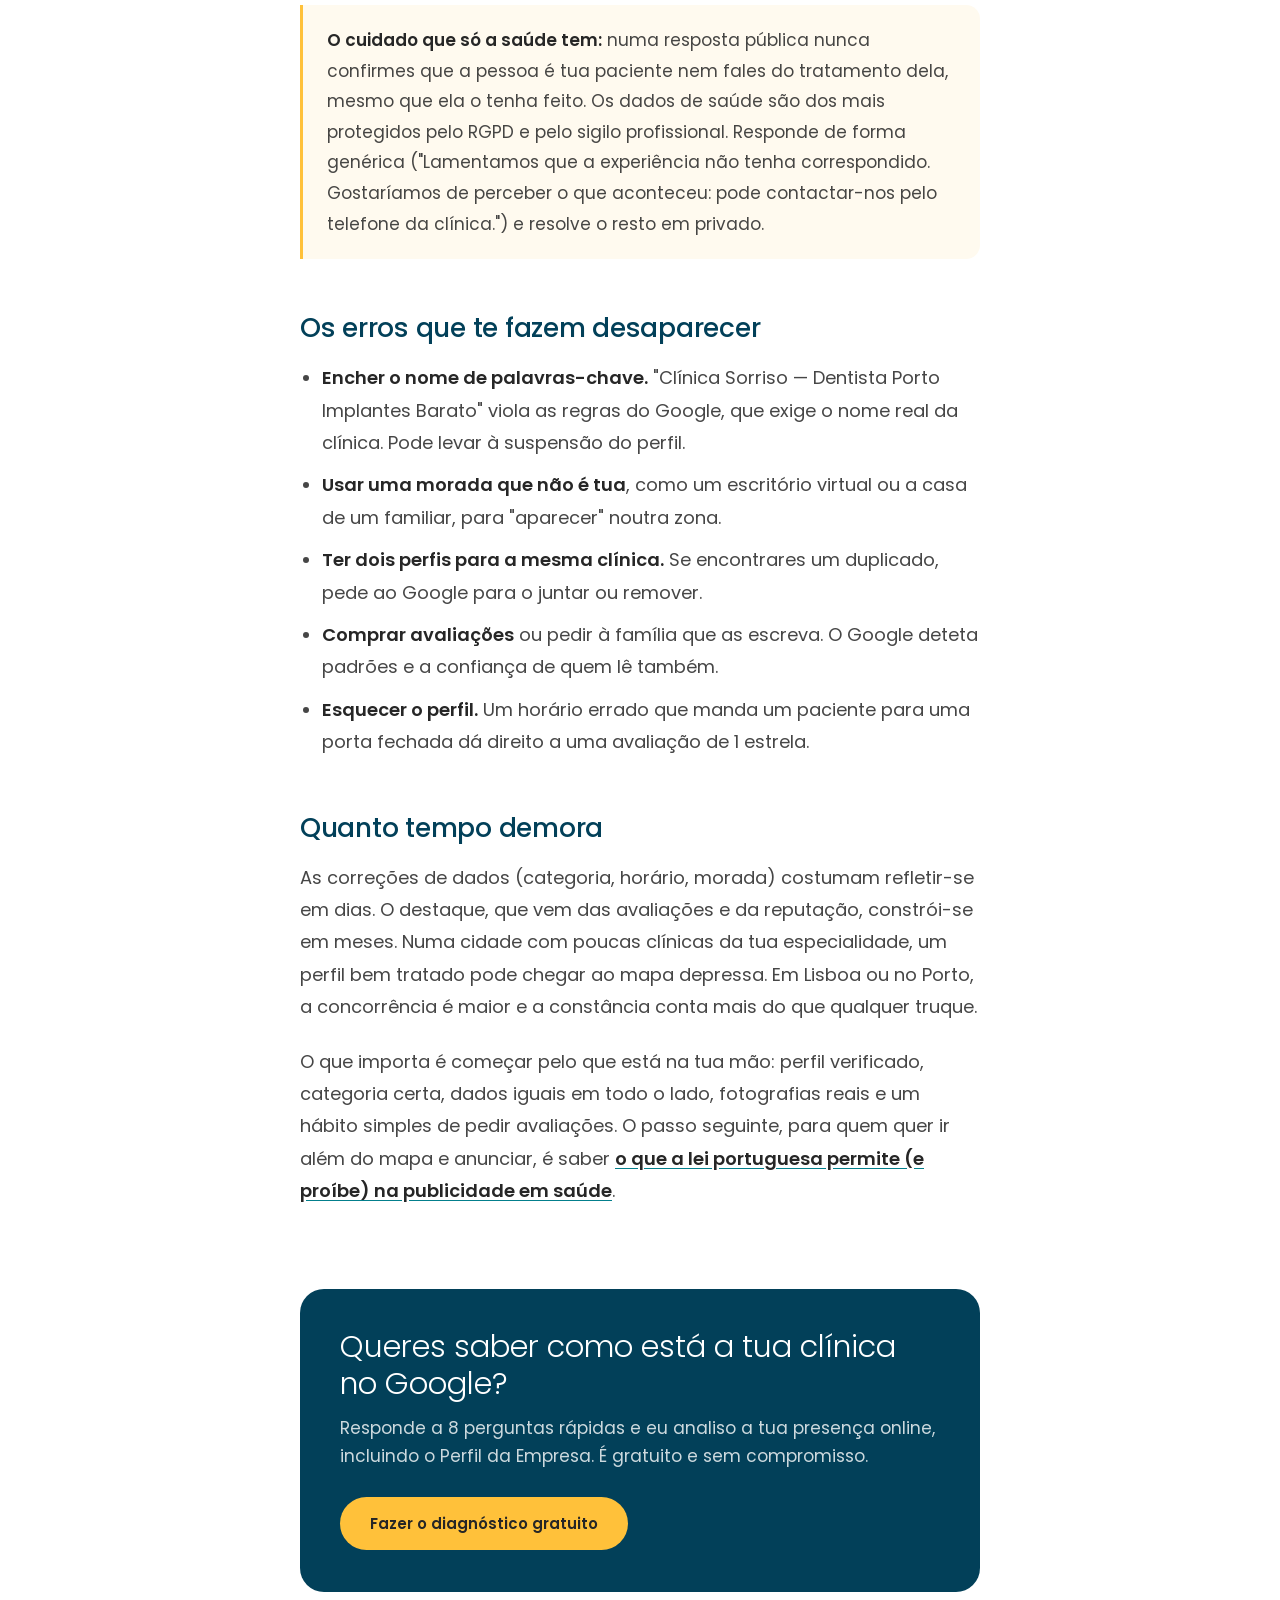
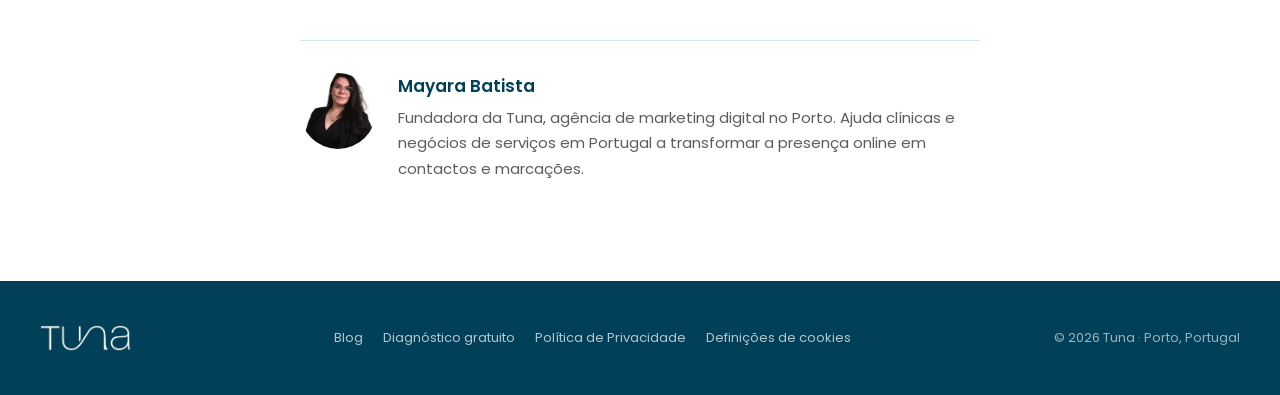
<file: blog/google-maps-para-clinicas/index.html>
<!DOCTYPE html>
<html lang="pt" data-track-view="Artigo: Google Maps para clínicas">
<head>
<meta charset="utf-8">
<meta name="viewport" content="width=device-width, initial-scale=1">
<title>Google Maps para clínicas: como ficar nos primeiros resultados | Tuna</title>
<link rel="icon" href="/favicon.ico" sizes="any">
<link rel="icon" type="image/png" sizes="32x32" href="/assets/favicon-32.png">
<link rel="apple-touch-icon" href="/assets/apple-touch-icon.png">
<meta name="description" content="Guia prático para pôr a tua clínica nos primeiros resultados do Google Maps: Perfil da Empresa, categorias, fotos, avaliações e os erros que te fazem desaparecer.">
<link rel="canonical" href="https://tunamarketing.pt/blog/google-maps-para-clinicas/">
<meta property="og:type" content="article">
<meta property="og:locale" content="pt_PT">
<meta property="og:site_name" content="Tuna | Agência de Marketing Digital">
<meta property="og:title" content="Google Maps para clínicas: como ficar nos primeiros resultados">
<meta property="og:description" content="O que o Google usa para escolher as 3 clínicas que aparecem no mapa, e o que podes fazer esta semana para lá estar.">
<meta property="og:url" content="https://tunamarketing.pt/blog/google-maps-para-clinicas/">
<meta property="og:image" content="https://tunamarketing.pt/blog/google-maps-para-clinicas/capa.png">
<meta property="og:image:width" content="1200">
<meta property="og:image:height" content="627">
<meta name="twitter:card" content="summary_large_image">
<meta property="article:published_time" content="2026-10-31">
<meta property="article:author" content="Mayara Batista">
<link rel="preconnect" href="https://fonts.googleapis.com">
<link rel="preconnect" href="https://fonts.gstatic.com" crossorigin>
<link href="https://fonts.googleapis.com/css2?family=Poppins:wght@300;400;500;600;700&display=swap" rel="stylesheet">
<link rel="stylesheet" href="/assets/blog.css">
<script type="application/ld+json">
{
  "@context": "https://schema.org",
  "@graph": [
    {
      "@type": "BlogPosting",
      "headline": "Google Maps para clínicas: como ficar nos primeiros resultados",
      "description": "Guia prático para pôr a tua clínica nos primeiros resultados do Google Maps: Perfil da Empresa, categorias, fotos, avaliações e os erros que te fazem desaparecer.",
      "image": "https://tunamarketing.pt/blog/google-maps-para-clinicas/capa.png",
      "datePublished": "2026-10-31",
      "dateModified": "2026-10-31",
      "inLanguage": "pt-PT",
      "mainEntityOfPage": "https://tunamarketing.pt/blog/google-maps-para-clinicas/",
      "author": {
        "@type": "Person",
        "name": "Mayara Batista",
        "jobTitle": "Fundadora da Tuna",
        "url": "https://tunamarketing.pt/"
      },
      "publisher": {
        "@type": "Organization",
        "name": "Tuna — Agência de Marketing Digital",
        "url": "https://tunamarketing.pt/",
        "logo": {"@type": "ImageObject", "url": "https://tunamarketing.pt/assets/tuna-logo-petroleo.png"}
      }
    },
    {
      "@type": "BreadcrumbList",
      "itemListElement": [
        {"@type": "ListItem", "position": 1, "name": "Início", "item": "https://tunamarketing.pt/"},
        {"@type": "ListItem", "position": 2, "name": "Blog", "item": "https://tunamarketing.pt/blog/"},
        {"@type": "ListItem", "position": 3, "name": "Google Maps para clínicas"}
      ]
    }
  ]
}
</script>
</head>
<body>

<header class="site-header">
  <div class="header-inner">
    <a class="logo" href="/" aria-label="Tuna — início"><img src="/assets/tuna-logo-petroleo.png" alt="Tuna"></a>
    <nav class="nav">
      <a href="/">Início</a>
      <a href="/#servicos">Serviços</a>
      <a href="/blog/" aria-current="page">Blog</a>
      <a href="/diagnostico.html">Diagnóstico gratuito</a>
    </nav>
    <a class="btn-cta" href="https://wa.me/351935827977?text=Ol%C3%A1%20Tuna%21%20Vim%20atrav%C3%A9s%20do%20blog%20e%20gostava%20de%20mais%20informa%C3%A7%C3%B5es" target="_blank" rel="noopener">Vamos conversar</a>
  </div>
</header>

<main>
  <div class="article-head">
    <div class="inner">
      <div class="crumbs"><a href="/">Início</a> › <a href="/blog/">Blog</a> › Saúde</div>
      <div class="eyebrow">Saúde · 7 min de leitura</div>
      <h1>Google Maps para clínicas: como ficar nos primeiros resultados</h1>
      <p class="dek">Quando alguém procura "fisioterapia perto de mim", o Google mostra um mapa com três clínicas antes de qualquer site. O que decide quem lá aparece, e o que podes fazer esta semana para seres uma delas.</p>
      <div class="byline">
        <img src="/assets/equipa-mayara.webp" alt="Mayara Batista">
        <div><strong>Mayara Batista</strong>Fundadora da Tuna · 31 de outubro de 2026</div>
      </div>
    </div>
  </div>

  <div class="cover"><img src="capa.png" alt="Google Maps para clínicas: como ficar nos primeiros resultados" width="1200" height="627"></div>

  <article class="prose">
    <p>Experimenta agora: abre o Google no telemóvel e escreve a tua especialidade e a tua cidade, por exemplo "dentista Porto" ou "psicólogo Braga". Antes dos sites, antes dos anúncios em texto, aparece um mapa com três clínicas. É o chamado <strong>pacote local</strong>, e é aí que a maioria das pessoas escolhe para onde liga.</p>
    <p>Se a tua clínica não está nesse mapa, para quem pesquisa simplesmente não existe. A boa notícia é que estar lá não depende de pagar ao Google. Depende de uma ficha gratuita, o <strong>Perfil da Empresa no Google</strong>, e de a tratares com o cuidado com que tratas a tua receção.</p>

    <nav class="toc" aria-label="Neste artigo">
      <div class="eyebrow">Neste artigo</div>
      <ol>
        <li><a href="#criterios">Como o Google escolhe as três clínicas</a></li>
        <li><a href="#passos">Os 6 passos para lá chegar</a></li>
        <li><a href="#avaliacoes">Avaliações: o cuidado extra na saúde</a></li>
        <li><a href="#erros">Os erros que te fazem desaparecer</a></li>
        <li><a href="#tempo">Quanto tempo demora</a></li>
      </ol>
    </nav>

    <h2 id="criterios">Como o Google escolhe as três clínicas</h2>
    <p>O próprio Google explica que os resultados locais dependem de três fatores:</p>
    <ul>
      <li><strong>Relevância:</strong> até que ponto o teu perfil corresponde ao que a pessoa procurou. Um perfil completo e bem categorizado é mais fácil de "perceber".</li>
      <li><strong>Distância:</strong> a que distância estás de quem pesquisa, ou da zona que a pessoa escreveu. Esta não controlas, a não ser mantendo a morada certa.</li>
      <li><strong>Destaque:</strong> quão conhecida e bem avaliada é a clínica. Conta o número de avaliações e a nota, mas também os sites que falam de ti e mostram o teu link.</li>
    </ul>
    <p>Repara que nenhum destes fatores é "ter um site bonito" ou "publicar muito no Instagram". O mapa vive do Perfil da Empresa e da tua reputação. É por aí que se começa.</p>

    <h2 id="passos">Os 6 passos para lá chegar</h2>

    <h3>1. Reivindica e verifica o perfil</h3>
    <p>Pesquisa o nome da tua clínica no Google Maps. Muitas vezes o perfil já existe, criado automaticamente ou por um paciente, e só falta reivindicá-lo ("É o proprietário desta empresa?"). Se não existir, cria-o em <strong>business.google.com</strong>. O Google vai pedir uma verificação, que hoje é muitas vezes feita por vídeo: mostras a fachada, a placa e o interior. Sem verificação, nada do que fizeres a seguir aparece.</p>

    <h3>2. Escolhe bem a categoria principal</h3>
    <p>É a decisão com mais peso de todo o perfil. Escolhe a categoria que descreve o que a clínica <em>é</em>, não tudo o que faz: "Clínica dentária", "Fisioterapeuta", "Psicólogo". Depois acrescenta categorias secundárias apenas para serviços que prestas de facto. Vinte categorias não te põem em mais pesquisas; confundem o Google sobre o que és.</p>

    <h3>3. Preenche tudo, e igual em todo o lado</h3>
    <p>Morada, telefone, horário (incluindo feriados e férias), site e link de marcação. Estes dados têm de ser <strong>exatamente iguais</strong> no Google, no teu site, no Facebook e nos diretórios onde estás. Quando o Google encontra moradas ou telefones diferentes, perde confiança no perfil. Na descrição, explica em duas ou três frases o que fazes, para quem e onde, como explicarias a um paciente novo ao telefone.</p>

    <h3>4. Põe fotografias reais</h3>
    <p>A fachada (para quem vem pela primeira vez saber onde entrar), a receção, os gabinetes e a equipa. Fotografias de banco de imagens não ajudam ninguém. As pessoas querem saber como é o sítio onde vão estar com dores ou nervosas. Acrescenta fotos novas de vez em quando: é um sinal de que a ficha está viva.</p>

    <h3>5. Liga o perfil ao teu site</h3>
    <p>O link do perfil deve levar a uma página do teu site que repita o nome, a morada e o telefone, de preferência com o mapa incorporado. Se tens várias especialidades, cada uma merece uma página no site: é isso que ajuda o Google a mostrar-te para "implantes dentários" e não só para "dentista".</p>

    <h3>6. Publica novidades</h3>
    <p>O Perfil da Empresa permite publicações: um serviço novo, um horário de verão, uma campanha de rastreio. Não precisas de publicar todas as semanas. Uma ou duas vezes por mês chega para mostrares a quem visita a ficha que a clínica está ativa.</p>

    <div class="note"><p><strong>O que vejo nos diagnósticos:</strong> quando analiso clínicas, há três erros que encontro vezes sem conta. O primeiro é o título do perfil errado: o nome diferente do que está na placa, ou uma categoria que não diz o que a clínica faz. O segundo são perfis desatualizados, com horários antigos, telefones que já ninguém atende e fotografias de há anos. O terceiro é o mais humano: o receio de pedir avaliações e receber uma nota baixa. Percebo esse medo, mas uma clínica com quatro avaliações perde quase sempre para a do lado, que tem quarenta. E uma nota menos boa, bem respondida, mostra mais cuidado do que nenhuma.</p></div>

    <h2 id="avaliacoes">Avaliações: o cuidado extra na saúde</h2>
    <p>As avaliações pesam no destaque e, mais ainda, na decisão de quem está a comparar três clínicas. O que funciona:</p>
    <ul>
      <li><strong>Pede a todos, não só aos que achas que vão dar 5 estrelas.</strong> O melhor momento é no fim de um tratamento que correu bem. O Perfil da Empresa dá-te um link curto e um código QR para pedir avaliações: põe-no na receção e na mensagem de confirmação.</li>
      <li><strong>Nunca ofereças nada em troca.</strong> Descontos, brindes ou sorteios em troca de avaliações são proibidos pelas regras do Google e podem levar à remoção das avaliações.</li>
      <li><strong>Responde a todas, incluindo às negativas</strong>, com calma e sem discutir em público.</li>
    </ul>
    <div class="note"><p><strong>O cuidado que só a saúde tem:</strong> numa resposta pública nunca confirmes que a pessoa é tua paciente nem fales do tratamento dela, mesmo que ela o tenha feito. Os dados de saúde são dos mais protegidos pelo RGPD e pelo sigilo profissional. Responde de forma genérica ("Lamentamos que a experiência não tenha correspondido. Gostaríamos de perceber o que aconteceu: pode contactar-nos pelo telefone da clínica.") e resolve o resto em privado.</p></div>

    <h2 id="erros">Os erros que te fazem desaparecer</h2>
    <ul>
      <li><strong>Encher o nome de palavras-chave.</strong> "Clínica Sorriso — Dentista Porto Implantes Barato" viola as regras do Google, que exige o nome real da clínica. Pode levar à suspensão do perfil.</li>
      <li><strong>Usar uma morada que não é tua</strong>, como um escritório virtual ou a casa de um familiar, para "aparecer" noutra zona.</li>
      <li><strong>Ter dois perfis para a mesma clínica.</strong> Se encontrares um duplicado, pede ao Google para o juntar ou remover.</li>
      <li><strong>Comprar avaliações</strong> ou pedir à família que as escreva. O Google deteta padrões e a confiança de quem lê também.</li>
      <li><strong>Esquecer o perfil.</strong> Um horário errado que manda um paciente para uma porta fechada dá direito a uma avaliação de 1 estrela.</li>
    </ul>

    <h2 id="tempo">Quanto tempo demora</h2>
    <p>As correções de dados (categoria, horário, morada) costumam refletir-se em dias. O destaque, que vem das avaliações e da reputação, constrói-se em meses. Numa cidade com poucas clínicas da tua especialidade, um perfil bem tratado pode chegar ao mapa depressa. Em Lisboa ou no Porto, a concorrência é maior e a constância conta mais do que qualquer truque.</p>
    <p>O que importa é começar pelo que está na tua mão: perfil verificado, categoria certa, dados iguais em todo o lado, fotografias reais e um hábito simples de pedir avaliações. O passo seguinte, para quem quer ir além do mapa e anunciar, é saber <a href="/blog/publicidade-em-saude-ers/"><strong>o que a lei portuguesa permite (e proíbe) na publicidade em saúde</strong></a>.</p>
  </article>

  <section class="cta-box">
    <div class="box">
      <h2>Queres saber como está a tua clínica no Google?</h2>
      <p>Responde a 8 perguntas rápidas e eu analiso a tua presença online, incluindo o Perfil da Empresa. É gratuito e sem compromisso.</p>
      <a class="btn-light" href="/diagnostico.html?utm_source=blog&amp;utm_medium=artigo&amp;utm_campaign=google-maps-clinicas">Fazer o diagnóstico gratuito</a>
    </div>
  </section>

  <section class="author">
    <div class="card">
      <img src="/assets/equipa-mayara.webp" alt="Mayara Batista">
      <div>
        <div class="name">Mayara Batista</div>
        <p>Fundadora da Tuna, agência de marketing digital no Porto. Ajuda clínicas e negócios de serviços em Portugal a transformar a presença online em contactos e marcações.</p>
      </div>
    </div>
  </section>
</main>

<footer class="site-footer">
  <div class="inner">
    <a href="/"><img src="/assets/tuna-logo-creme.png" alt="Tuna"></a>
    <nav>
      <a href="/blog/">Blog</a>
      <a href="/diagnostico.html">Diagnóstico gratuito</a>
      <a href="/politica-de-privacidade.html">Política de Privacidade</a>
      <a href="#" data-cookie-settings>Definições de cookies</a>
    </nav>
    <span>&copy; 2026 Tuna · Porto, Portugal</span>
  </div>
</footer>

<script src="/assets/consent.js"></script>
</body>
</html>
</file>
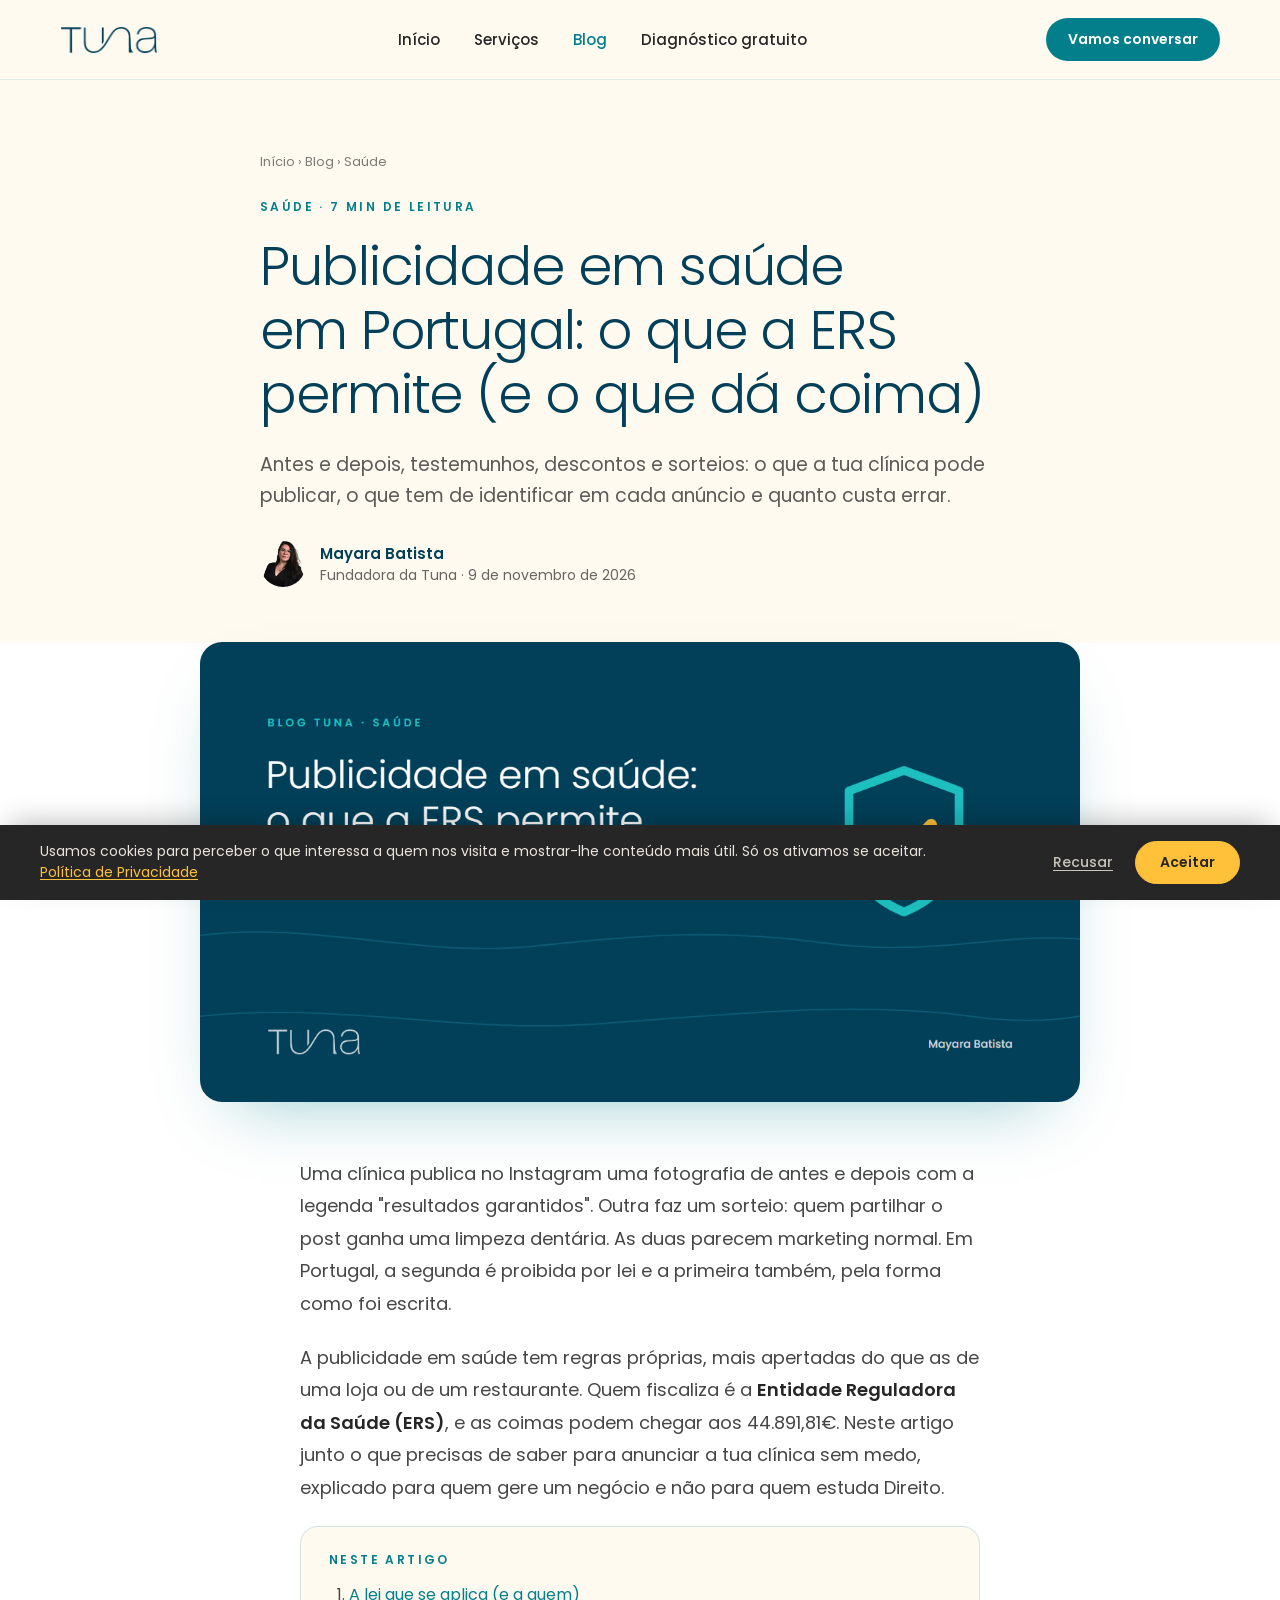
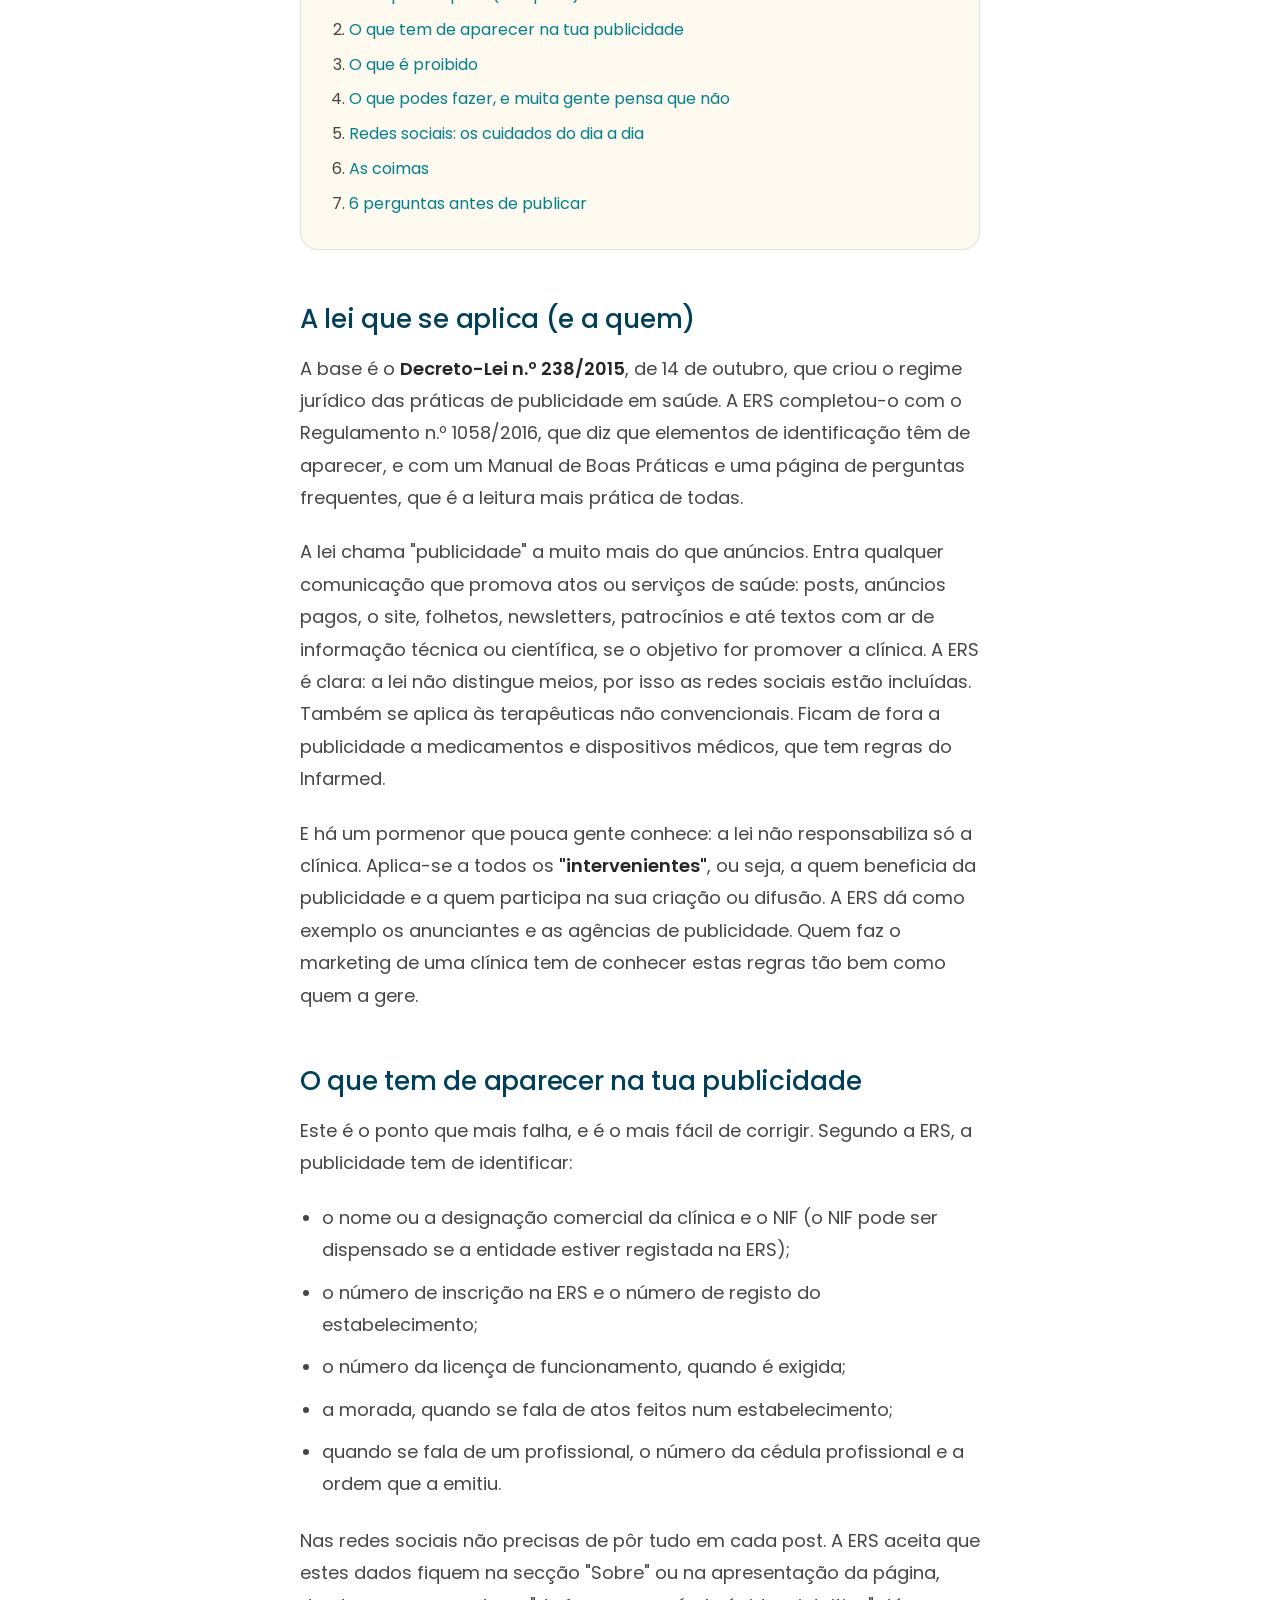
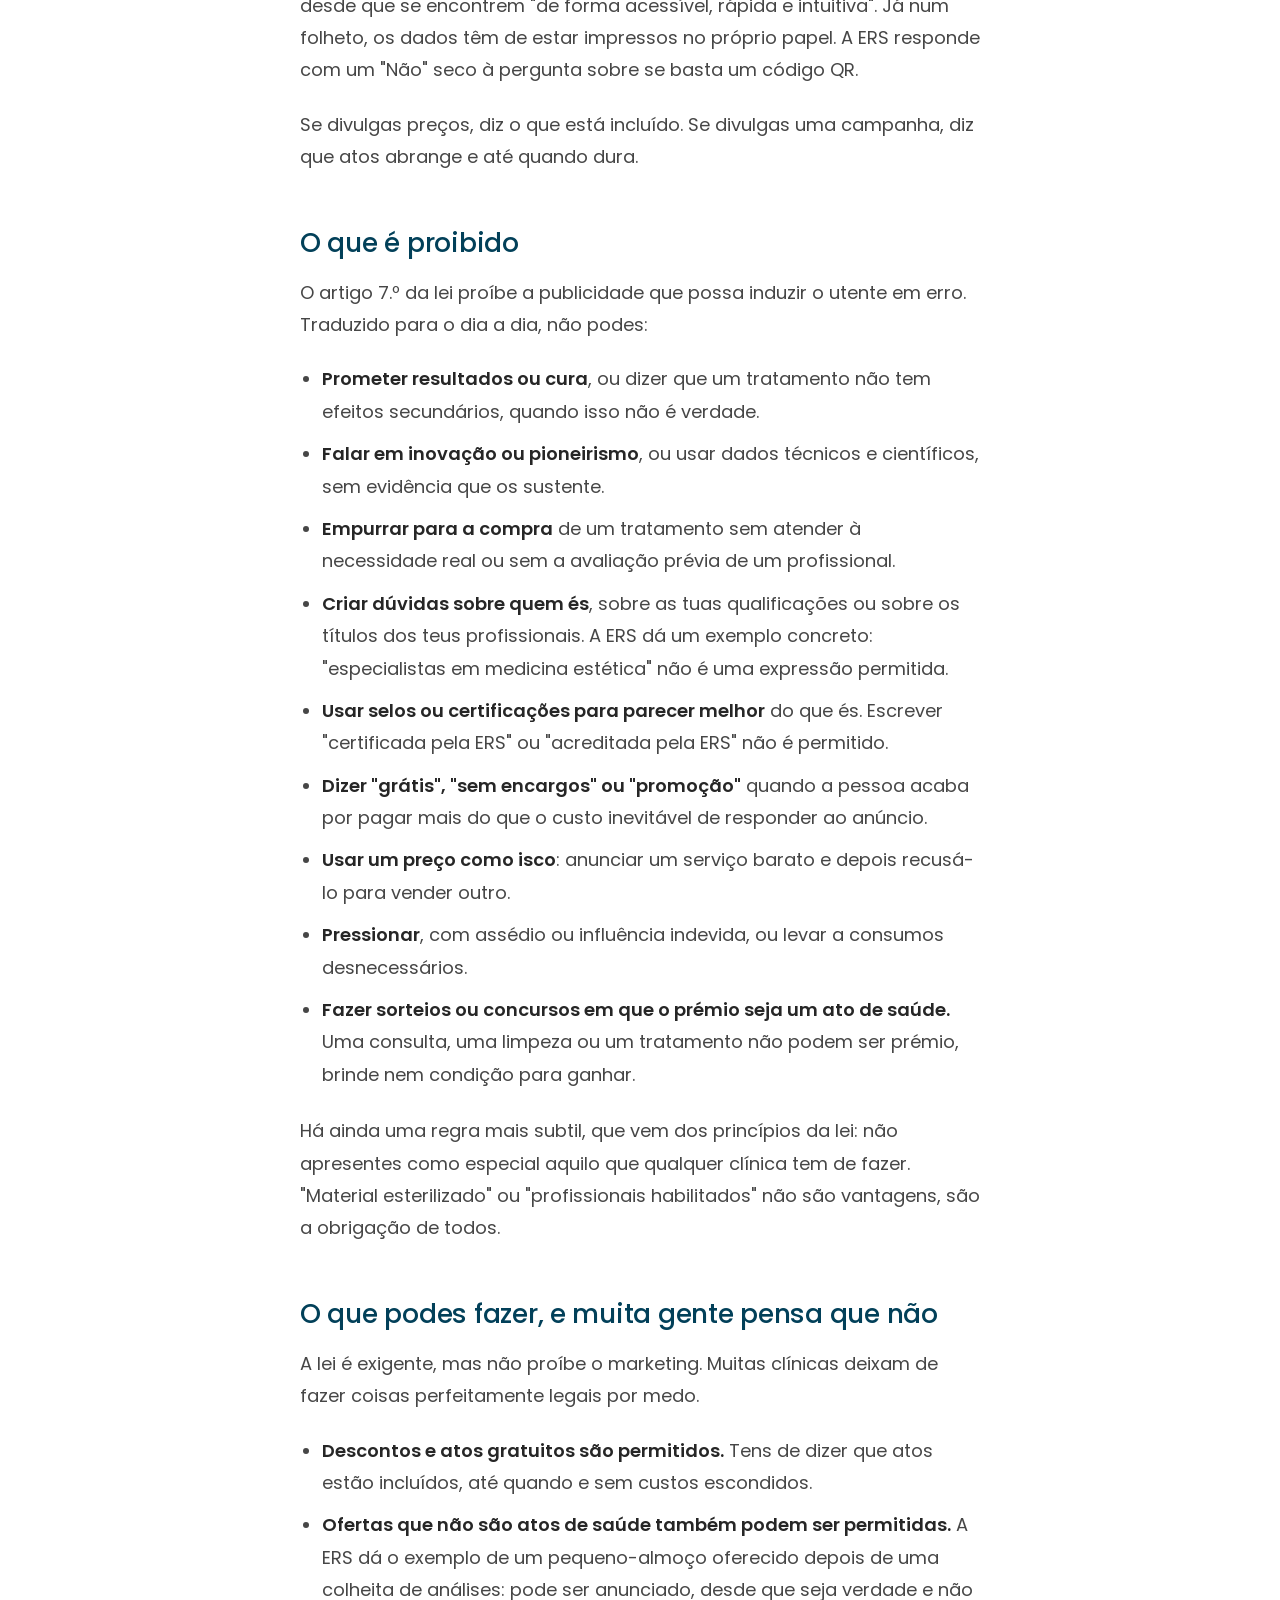
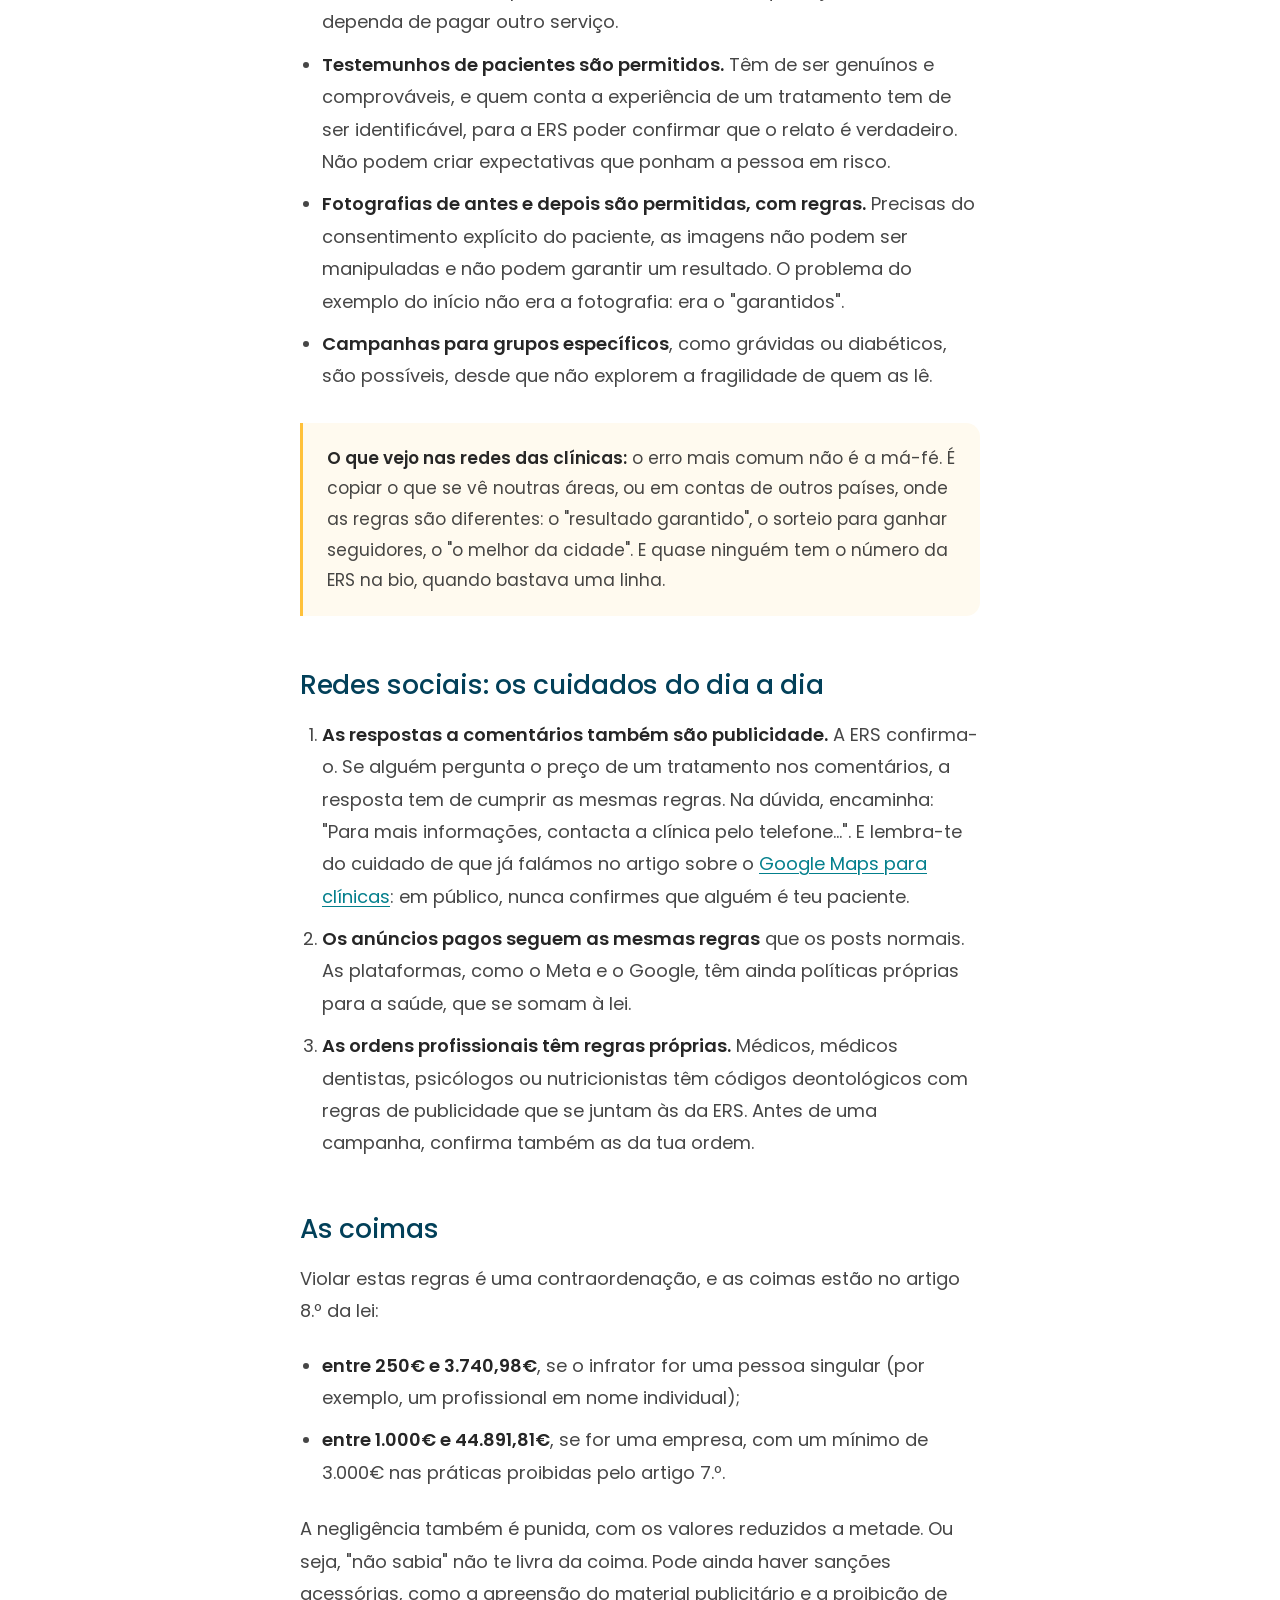
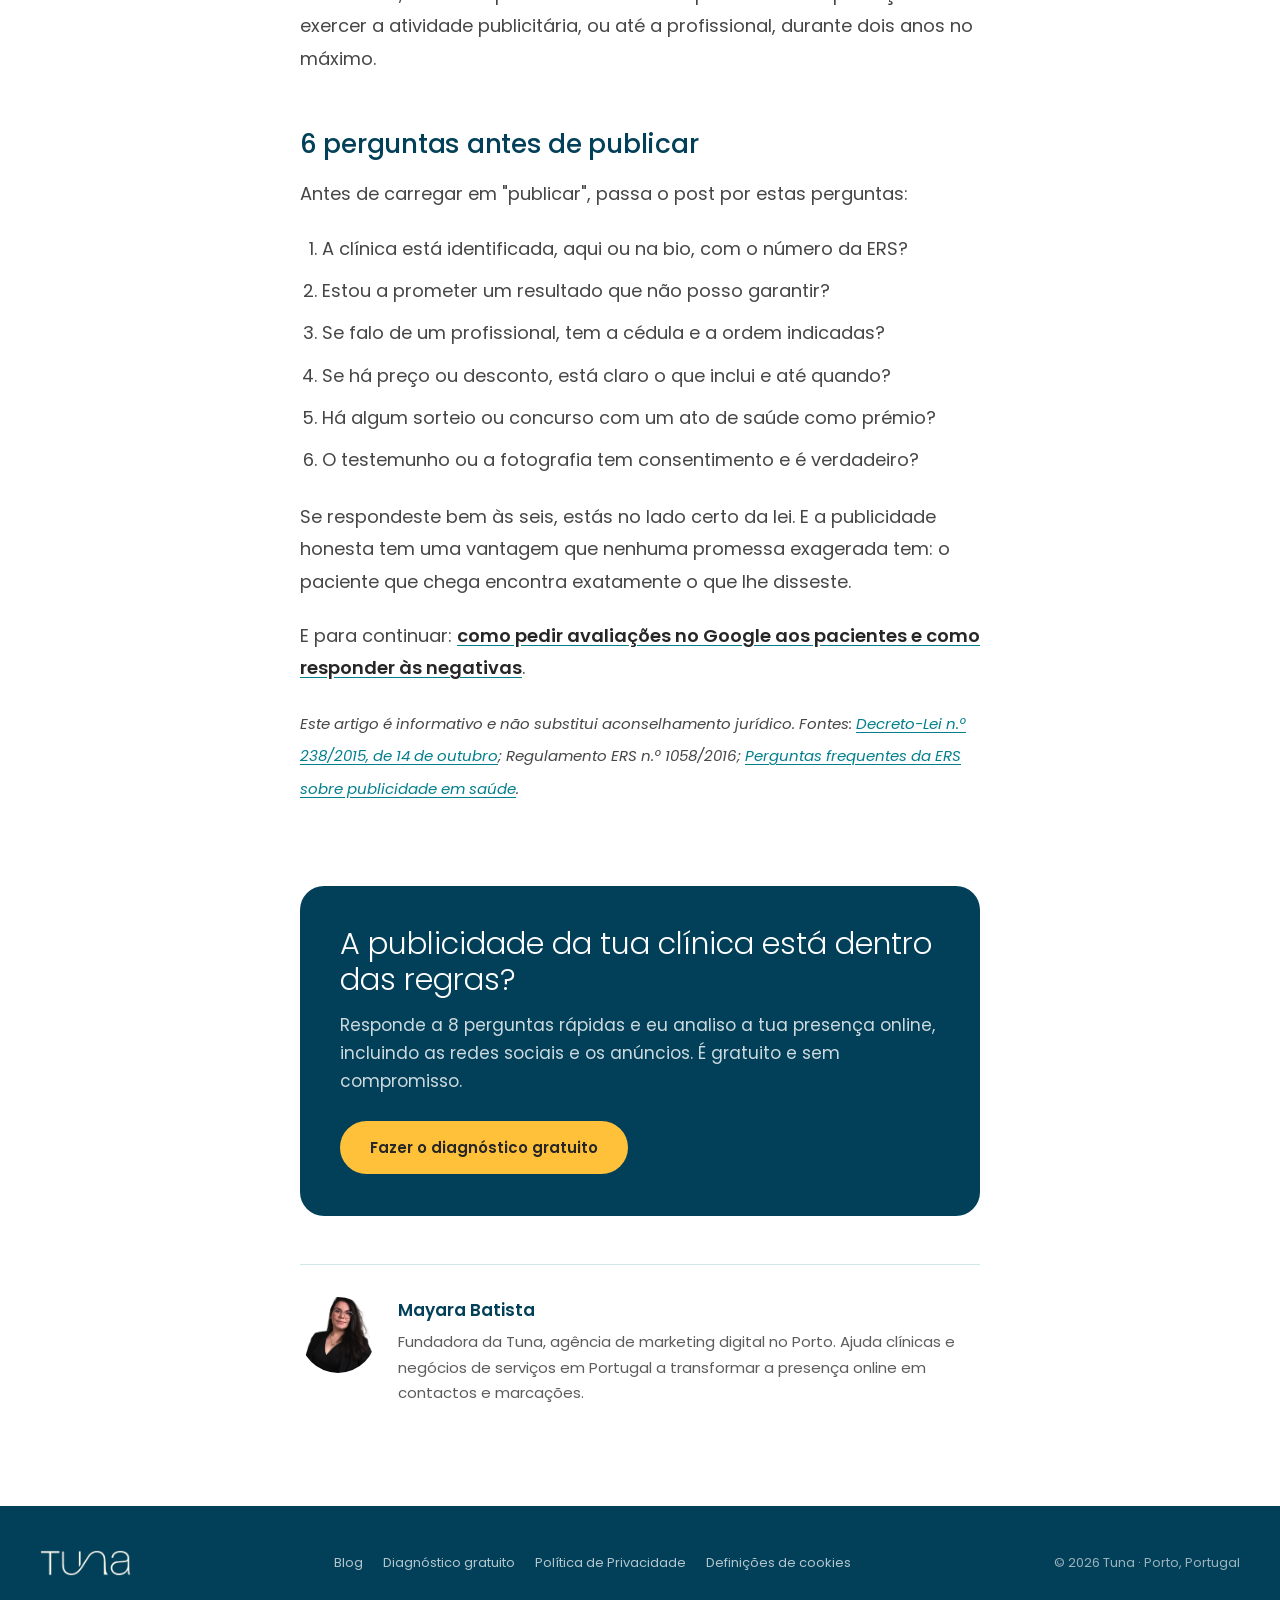
<file: blog/publicidade-em-saude-ers/index.html>
<!DOCTYPE html>
<html lang="pt" data-track-view="Artigo: Publicidade em saúde e a ERS">
<head>
<meta charset="utf-8">
<meta name="viewport" content="width=device-width, initial-scale=1">
<title>Publicidade em saúde em Portugal: o que a ERS permite (e o que dá coima) | Tuna</title>
<link rel="icon" href="/favicon.ico" sizes="any">
<link rel="icon" type="image/png" sizes="32x32" href="/assets/favicon-32.png">
<link rel="apple-touch-icon" href="/assets/apple-touch-icon.png">
<meta name="description" content="O que a lei portuguesa permite e proíbe na publicidade de clínicas: antes e depois, testemunhos, descontos, sorteios e as coimas da ERS.">
<link rel="canonical" href="https://tunamarketing.pt/blog/publicidade-em-saude-ers/">
<meta property="og:type" content="article">
<meta property="og:locale" content="pt_PT">
<meta property="og:site_name" content="Tuna | Agência de Marketing Digital">
<meta property="og:title" content="Publicidade em saúde em Portugal: o que a ERS permite (e o que dá coima)">
<meta property="og:description" content="Antes e depois, testemunhos, descontos e sorteios: o que a tua clínica pode publicar, o que tem de identificar e quanto custa errar.">
<meta property="og:url" content="https://tunamarketing.pt/blog/publicidade-em-saude-ers/">
<meta property="og:image" content="https://tunamarketing.pt/blog/publicidade-em-saude-ers/capa.png">
<meta property="og:image:width" content="1200">
<meta property="og:image:height" content="627">
<meta name="twitter:card" content="summary_large_image">
<meta property="article:published_time" content="2026-11-09">
<meta property="article:author" content="Mayara Batista">
<link rel="preconnect" href="https://fonts.googleapis.com">
<link rel="preconnect" href="https://fonts.gstatic.com" crossorigin>
<link href="https://fonts.googleapis.com/css2?family=Poppins:wght@300;400;500;600;700&display=swap" rel="stylesheet">
<link rel="stylesheet" href="/assets/blog.css">
<script type="application/ld+json">
{
  "@context": "https://schema.org",
  "@graph": [
    {
      "@type": "BlogPosting",
      "headline": "Publicidade em saúde em Portugal: o que a ERS permite (e o que dá coima)",
      "description": "O que a lei portuguesa permite e proíbe na publicidade de clínicas: antes e depois, testemunhos, descontos, sorteios e as coimas da ERS.",
      "image": "https://tunamarketing.pt/blog/publicidade-em-saude-ers/capa.png",
      "datePublished": "2026-11-09",
      "dateModified": "2026-11-09",
      "inLanguage": "pt-PT",
      "mainEntityOfPage": "https://tunamarketing.pt/blog/publicidade-em-saude-ers/",
      "author": {
        "@type": "Person",
        "name": "Mayara Batista",
        "jobTitle": "Fundadora da Tuna",
        "url": "https://tunamarketing.pt/"
      },
      "publisher": {
        "@type": "Organization",
        "name": "Tuna — Agência de Marketing Digital",
        "url": "https://tunamarketing.pt/",
        "logo": {"@type": "ImageObject", "url": "https://tunamarketing.pt/assets/tuna-logo-petroleo.png"}
      }
    },
    {
      "@type": "BreadcrumbList",
      "itemListElement": [
        {"@type": "ListItem", "position": 1, "name": "Início", "item": "https://tunamarketing.pt/"},
        {"@type": "ListItem", "position": 2, "name": "Blog", "item": "https://tunamarketing.pt/blog/"},
        {"@type": "ListItem", "position": 3, "name": "Publicidade em saúde e a ERS"}
      ]
    }
  ]
}
</script>
</head>
<body>

<header class="site-header">
  <div class="header-inner">
    <a class="logo" href="/" aria-label="Tuna — início"><img src="/assets/tuna-logo-petroleo.png" alt="Tuna"></a>
    <nav class="nav">
      <a href="/">Início</a>
      <a href="/#servicos">Serviços</a>
      <a href="/blog/" aria-current="page">Blog</a>
      <a href="/diagnostico.html">Diagnóstico gratuito</a>
    </nav>
    <a class="btn-cta" href="https://wa.me/351935827977?text=Ol%C3%A1%20Tuna%21%20Vim%20atrav%C3%A9s%20do%20blog%20e%20gostava%20de%20mais%20informa%C3%A7%C3%B5es" target="_blank" rel="noopener">Vamos conversar</a>
  </div>
</header>

<main>
  <div class="article-head">
    <div class="inner">
      <div class="crumbs"><a href="/">Início</a> › <a href="/blog/">Blog</a> › Saúde</div>
      <div class="eyebrow">Saúde · 7 min de leitura</div>
      <h1>Publicidade em saúde em Portugal: o que a ERS permite (e&nbsp;o que dá coima)</h1>
      <p class="dek">Antes e depois, testemunhos, descontos e sorteios: o que a tua clínica pode publicar, o que tem de identificar em cada anúncio e quanto custa errar.</p>
      <div class="byline">
        <img src="/assets/equipa-mayara.webp" alt="Mayara Batista">
        <div><strong>Mayara Batista</strong>Fundadora da Tuna · 9 de novembro de 2026</div>
      </div>
    </div>
  </div>

  <div class="cover"><img src="capa.png" alt="Publicidade em saúde: o que a ERS permite e o que dá coima" width="1200" height="627"></div>

  <article class="prose">
    <p>Uma clínica publica no Instagram uma fotografia de antes e depois com a legenda "resultados garantidos". Outra faz um sorteio: quem partilhar o post ganha uma limpeza dentária. As duas parecem marketing normal. Em Portugal, a segunda é proibida por lei e a primeira também, pela forma como foi escrita.</p>
    <p>A publicidade em saúde tem regras próprias, mais apertadas do que as de uma loja ou de um restaurante. Quem fiscaliza é a <strong>Entidade Reguladora da Saúde (ERS)</strong>, e as coimas podem chegar aos 44.891,81€. Neste artigo junto o que precisas de saber para anunciar a tua clínica sem medo, explicado para quem gere um negócio e não para quem estuda Direito.</p>

    <nav class="toc" aria-label="Neste artigo">
      <div class="eyebrow">Neste artigo</div>
      <ol>
        <li><a href="#lei">A lei que se aplica (e a quem)</a></li>
        <li><a href="#identificacao">O que tem de aparecer na tua publicidade</a></li>
        <li><a href="#proibido">O que é proibido</a></li>
        <li><a href="#permitido">O que podes fazer, e muita gente pensa que não</a></li>
        <li><a href="#redes">Redes sociais: os cuidados do dia a dia</a></li>
        <li><a href="#coimas">As coimas</a></li>
        <li><a href="#perguntas">6 perguntas antes de publicar</a></li>
      </ol>
    </nav>

    <h2 id="lei">A lei que se aplica (e a quem)</h2>
    <p>A base é o <strong>Decreto-Lei n.º 238/2015</strong>, de 14 de outubro, que criou o regime jurídico das práticas de publicidade em saúde. A ERS completou-o com o Regulamento n.º 1058/2016, que diz que elementos de identificação têm de aparecer, e com um Manual de Boas Práticas e uma página de perguntas frequentes, que é a leitura mais prática de todas.</p>
    <p>A lei chama "publicidade" a muito mais do que anúncios. Entra qualquer comunicação que promova atos ou serviços de saúde: posts, anúncios pagos, o site, folhetos, newsletters, patrocínios e até textos com ar de informação técnica ou científica, se o objetivo for promover a clínica. A ERS é clara: a lei não distingue meios, por isso as redes sociais estão incluídas. Também se aplica às terapêuticas não convencionais. Ficam de fora a publicidade a medicamentos e dispositivos médicos, que tem regras do Infarmed.</p>
    <p>E há um pormenor que pouca gente conhece: a lei não responsabiliza só a clínica. Aplica-se a todos os <strong>"intervenientes"</strong>, ou seja, a quem beneficia da publicidade e a quem participa na sua criação ou difusão. A ERS dá como exemplo os anunciantes e as agências de publicidade. Quem faz o marketing de uma clínica tem de conhecer estas regras tão bem como quem a gere.</p>

    <h2 id="identificacao">O que tem de aparecer na tua publicidade</h2>
    <p>Este é o ponto que mais falha, e é o mais fácil de corrigir. Segundo a ERS, a publicidade tem de identificar:</p>
    <ul>
      <li>o nome ou a designação comercial da clínica e o NIF (o NIF pode ser dispensado se a entidade estiver registada na ERS);</li>
      <li>o número de inscrição na ERS e o número de registo do estabelecimento;</li>
      <li>o número da licença de funcionamento, quando é exigida;</li>
      <li>a morada, quando se fala de atos feitos num estabelecimento;</li>
      <li>quando se fala de um profissional, o número da cédula profissional e a ordem que a emitiu.</li>
    </ul>
    <p>Nas redes sociais não precisas de pôr tudo em cada post. A ERS aceita que estes dados fiquem na secção "Sobre" ou na apresentação da página, desde que se encontrem "de forma acessível, rápida e intuitiva". Já num folheto, os dados têm de estar impressos no próprio papel. A ERS responde com um "Não" seco à pergunta sobre se basta um código QR.</p>
    <p>Se divulgas preços, diz o que está incluído. Se divulgas uma campanha, diz que atos abrange e até quando dura.</p>

    <h2 id="proibido">O que é proibido</h2>
    <p>O artigo 7.º da lei proíbe a publicidade que possa induzir o utente em erro. Traduzido para o dia a dia, não podes:</p>
    <ul>
      <li><strong>Prometer resultados ou cura</strong>, ou dizer que um tratamento não tem efeitos secundários, quando isso não é verdade.</li>
      <li><strong>Falar em inovação ou pioneirismo</strong>, ou usar dados técnicos e científicos, sem evidência que os sustente.</li>
      <li><strong>Empurrar para a compra</strong> de um tratamento sem atender à necessidade real ou sem a avaliação prévia de um profissional.</li>
      <li><strong>Criar dúvidas sobre quem és</strong>, sobre as tuas qualificações ou sobre os títulos dos teus profissionais. A ERS dá um exemplo concreto: "especialistas em medicina estética" não é uma expressão permitida.</li>
      <li><strong>Usar selos ou certificações para parecer melhor</strong> do que és. Escrever "certificada pela ERS" ou "acreditada pela ERS" não é permitido.</li>
      <li><strong>Dizer "grátis", "sem encargos" ou "promoção"</strong> quando a pessoa acaba por pagar mais do que o custo inevitável de responder ao anúncio.</li>
      <li><strong>Usar um preço como isco</strong>: anunciar um serviço barato e depois recusá-lo para vender outro.</li>
      <li><strong>Pressionar</strong>, com assédio ou influência indevida, ou levar a consumos desnecessários.</li>
      <li><strong>Fazer sorteios ou concursos em que o prémio seja um ato de saúde.</strong> Uma consulta, uma limpeza ou um tratamento não podem ser prémio, brinde nem condição para ganhar.</li>
    </ul>
    <p>Há ainda uma regra mais subtil, que vem dos princípios da lei: não apresentes como especial aquilo que qualquer clínica tem de fazer. "Material esterilizado" ou "profissionais habilitados" não são vantagens, são a obrigação de todos.</p>

    <h2 id="permitido">O que podes fazer, e muita gente pensa que não</h2>
    <p>A lei é exigente, mas não proíbe o marketing. Muitas clínicas deixam de fazer coisas perfeitamente legais por medo.</p>
    <ul>
      <li><strong>Descontos e atos gratuitos são permitidos.</strong> Tens de dizer que atos estão incluídos, até quando e sem custos escondidos.</li>
      <li><strong>Ofertas que não são atos de saúde também podem ser permitidas.</strong> A ERS dá o exemplo de um pequeno-almoço oferecido depois de uma colheita de análises: pode ser anunciado, desde que seja verdade e não dependa de pagar outro serviço.</li>
      <li><strong>Testemunhos de pacientes são permitidos.</strong> Têm de ser genuínos e comprováveis, e quem conta a experiência de um tratamento tem de ser identificável, para a ERS poder confirmar que o relato é verdadeiro. Não podem criar expectativas que ponham a pessoa em risco.</li>
      <li><strong>Fotografias de antes e depois são permitidas, com regras.</strong> Precisas do consentimento explícito do paciente, as imagens não podem ser manipuladas e não podem garantir um resultado. O problema do exemplo do início não era a fotografia: era o "garantidos".</li>
      <li><strong>Campanhas para grupos específicos</strong>, como grávidas ou diabéticos, são possíveis, desde que não explorem a fragilidade de quem as lê.</li>
    </ul>

    <div class="note"><p><strong>O que vejo nas redes das clínicas:</strong> o erro mais comum não é a má-fé. É copiar o que se vê noutras áreas, ou em contas de outros países, onde as regras são diferentes: o "resultado garantido", o sorteio para ganhar seguidores, o "o melhor da cidade". E quase ninguém tem o número da ERS na bio, quando bastava uma linha.</p></div>

    <h2 id="redes">Redes sociais: os cuidados do dia a dia</h2>
    <ol>
      <li><strong>As respostas a comentários também são publicidade.</strong> A ERS confirma-o. Se alguém pergunta o preço de um tratamento nos comentários, a resposta tem de cumprir as mesmas regras. Na dúvida, encaminha: "Para mais informações, contacta a clínica pelo telefone…". E lembra-te do cuidado de que já falámos no artigo sobre o <a href="/blog/google-maps-para-clinicas/">Google Maps para clínicas</a>: em público, nunca confirmes que alguém é teu paciente.</li>
      <li><strong>Os anúncios pagos seguem as mesmas regras</strong> que os posts normais. As plataformas, como o Meta e o Google, têm ainda políticas próprias para a saúde, que se somam à lei.</li>
      <li><strong>As ordens profissionais têm regras próprias.</strong> Médicos, médicos dentistas, psicólogos ou nutricionistas têm códigos deontológicos com regras de publicidade que se juntam às da ERS. Antes de uma campanha, confirma também as da tua ordem.</li>
    </ol>

    <h2 id="coimas">As coimas</h2>
    <p>Violar estas regras é uma contraordenação, e as coimas estão no artigo 8.º da lei:</p>
    <ul>
      <li><strong>entre 250€ e 3.740,98€</strong>, se o infrator for uma pessoa singular (por exemplo, um profissional em nome individual);</li>
      <li><strong>entre 1.000€ e 44.891,81€</strong>, se for uma empresa, com um mínimo de 3.000€ nas práticas proibidas pelo artigo 7.º.</li>
    </ul>
    <p>A negligência também é punida, com os valores reduzidos a metade. Ou seja, "não sabia" não te livra da coima. Pode ainda haver sanções acessórias, como a apreensão do material publicitário e a proibição de exercer a atividade publicitária, ou até a profissional, durante dois anos no máximo.</p>

    <h2 id="perguntas">6 perguntas antes de publicar</h2>
    <p>Antes de carregar em "publicar", passa o post por estas perguntas:</p>
    <ol>
      <li>A clínica está identificada, aqui ou na bio, com o número da ERS?</li>
      <li>Estou a prometer um resultado que não posso garantir?</li>
      <li>Se falo de um profissional, tem a cédula e a ordem indicadas?</li>
      <li>Se há preço ou desconto, está claro o que inclui e até quando?</li>
      <li>Há algum sorteio ou concurso com um ato de saúde como prémio?</li>
      <li>O testemunho ou a fotografia tem consentimento e é verdadeiro?</li>
    </ol>
    <p>Se respondeste bem às seis, estás no lado certo da lei. E a publicidade honesta tem uma vantagem que nenhuma promessa exagerada tem: o paciente que chega encontra exatamente o que lhe disseste.</p>
    <p>E para continuar: <a href="/blog/avaliacoes-no-google/"><strong>como pedir avaliações no Google aos pacientes e como responder às negativas</strong></a>.</p>

    <p><small><em>Este artigo é informativo e não substitui aconselhamento jurídico. Fontes: <a href="https://www.infarmed.pt/documents/15786/1065790/011-O_DL_238_2015.pdf" target="_blank" rel="noopener">Decreto-Lei n.º 238/2015, de 14 de outubro</a>; Regulamento ERS n.º 1058/2016; <a href="https://www.ers.pt/pt/prestadores/perguntas-frequentes/faqs/perguntas-frequentes-sobre-publicidade-em-saude/" target="_blank" rel="noopener">Perguntas frequentes da ERS sobre publicidade em saúde</a>.</em></small></p>
  </article>

  <section class="cta-box">
    <div class="box">
      <h2>A publicidade da tua clínica está dentro das regras?</h2>
      <p>Responde a 8 perguntas rápidas e eu analiso a tua presença online, incluindo as redes sociais e os anúncios. É gratuito e sem compromisso.</p>
      <a class="btn-light" href="/diagnostico.html?utm_source=blog&amp;utm_medium=artigo&amp;utm_campaign=publicidade-saude-ers">Fazer o diagnóstico gratuito</a>
    </div>
  </section>

  <section class="author">
    <div class="card">
      <img src="/assets/equipa-mayara.webp" alt="Mayara Batista">
      <div>
        <div class="name">Mayara Batista</div>
        <p>Fundadora da Tuna, agência de marketing digital no Porto. Ajuda clínicas e negócios de serviços em Portugal a transformar a presença online em contactos e marcações.</p>
      </div>
    </div>
  </section>
</main>

<footer class="site-footer">
  <div class="inner">
    <a href="/"><img src="/assets/tuna-logo-creme.png" alt="Tuna"></a>
    <nav>
      <a href="/blog/">Blog</a>
      <a href="/diagnostico.html">Diagnóstico gratuito</a>
      <a href="/politica-de-privacidade.html">Política de Privacidade</a>
      <a href="#" data-cookie-settings>Definições de cookies</a>
    </nav>
    <span>&copy; 2026 Tuna · Porto, Portugal</span>
  </div>
</footer>

<script src="/assets/consent.js"></script>
</body>
</html>
</file>
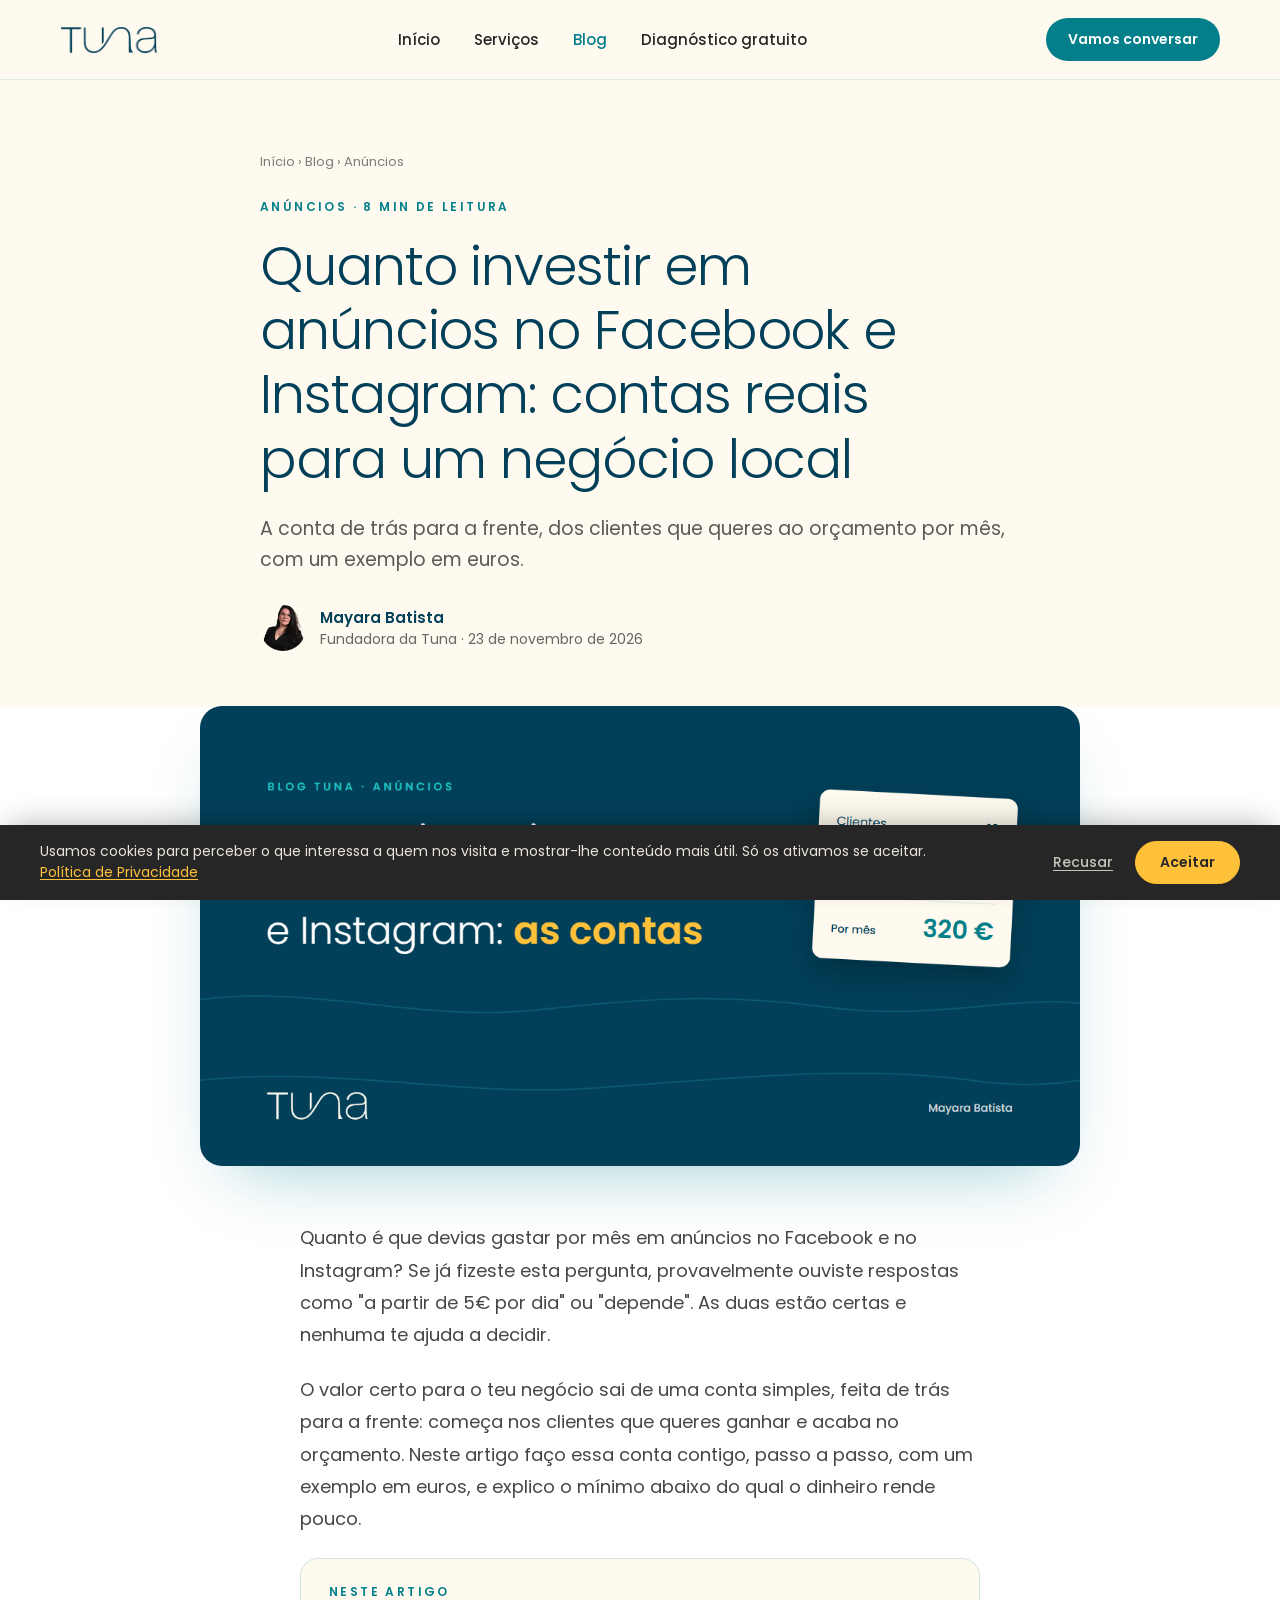
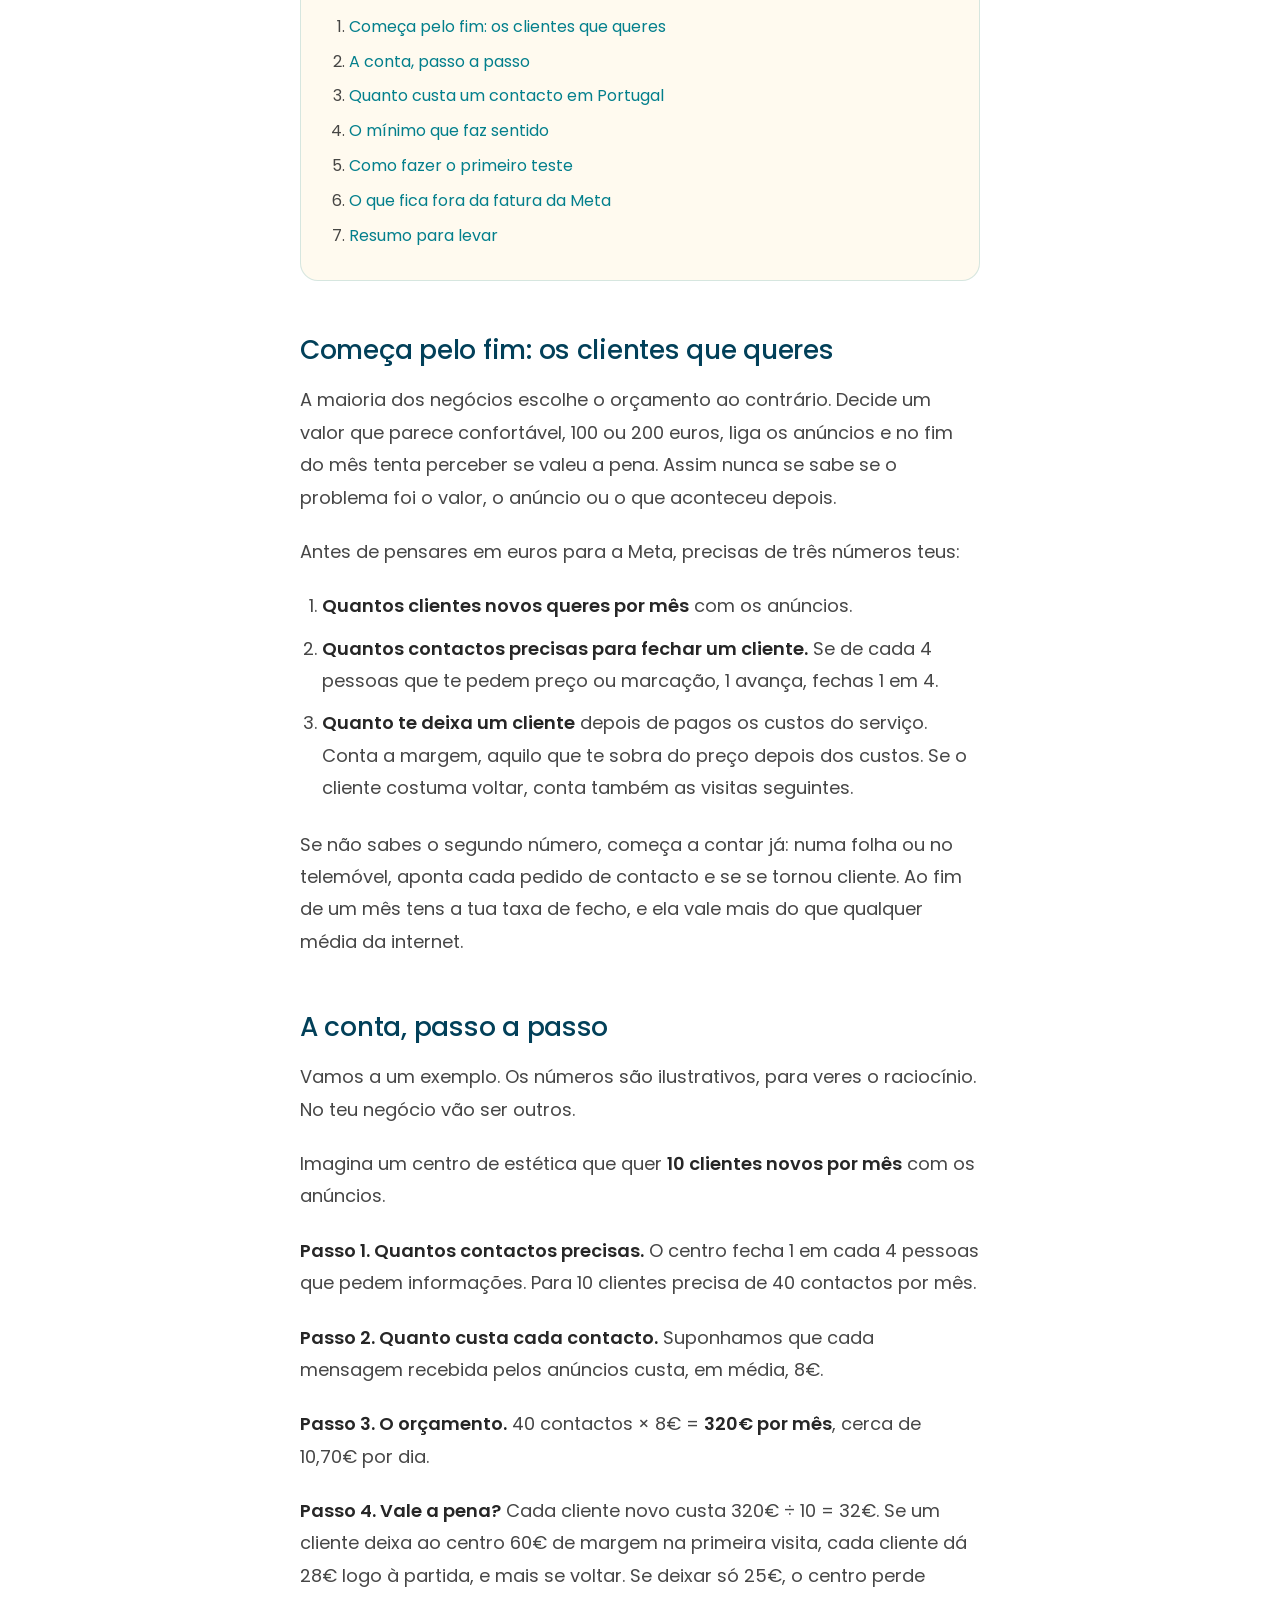
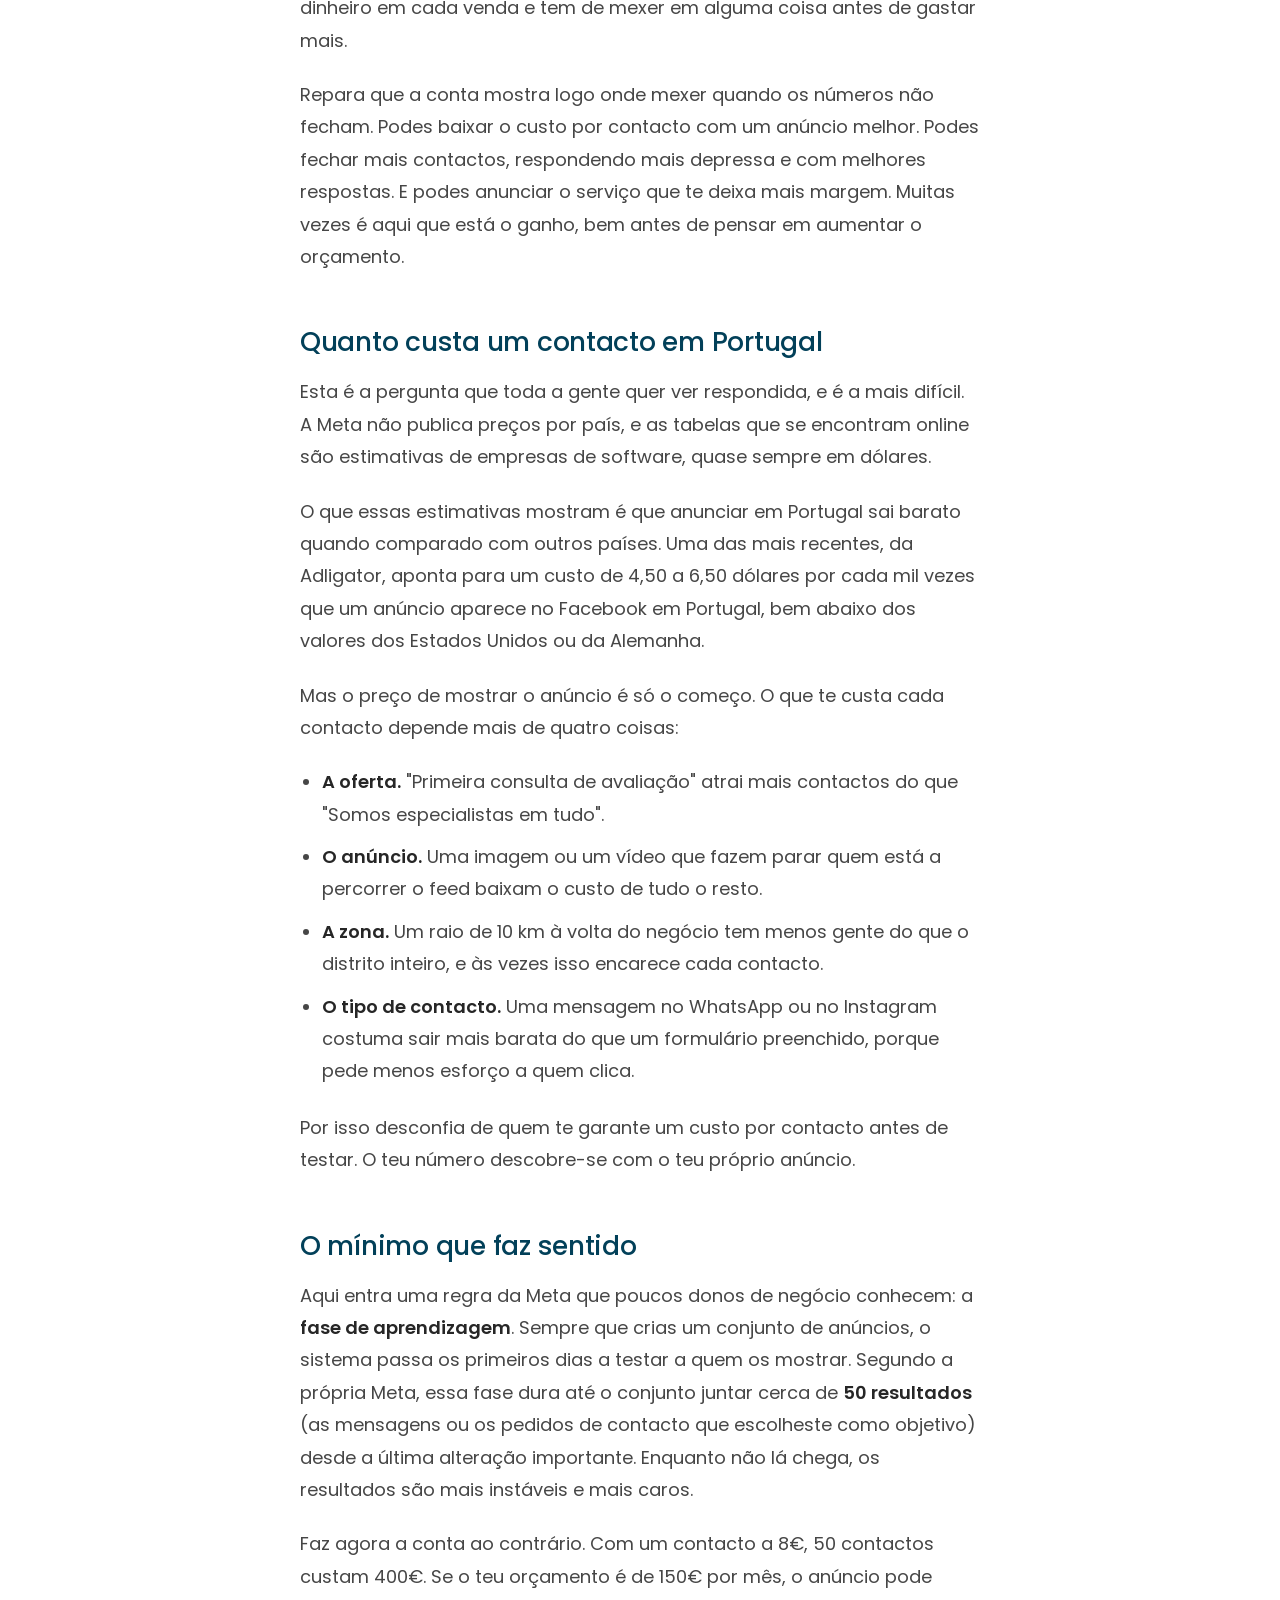
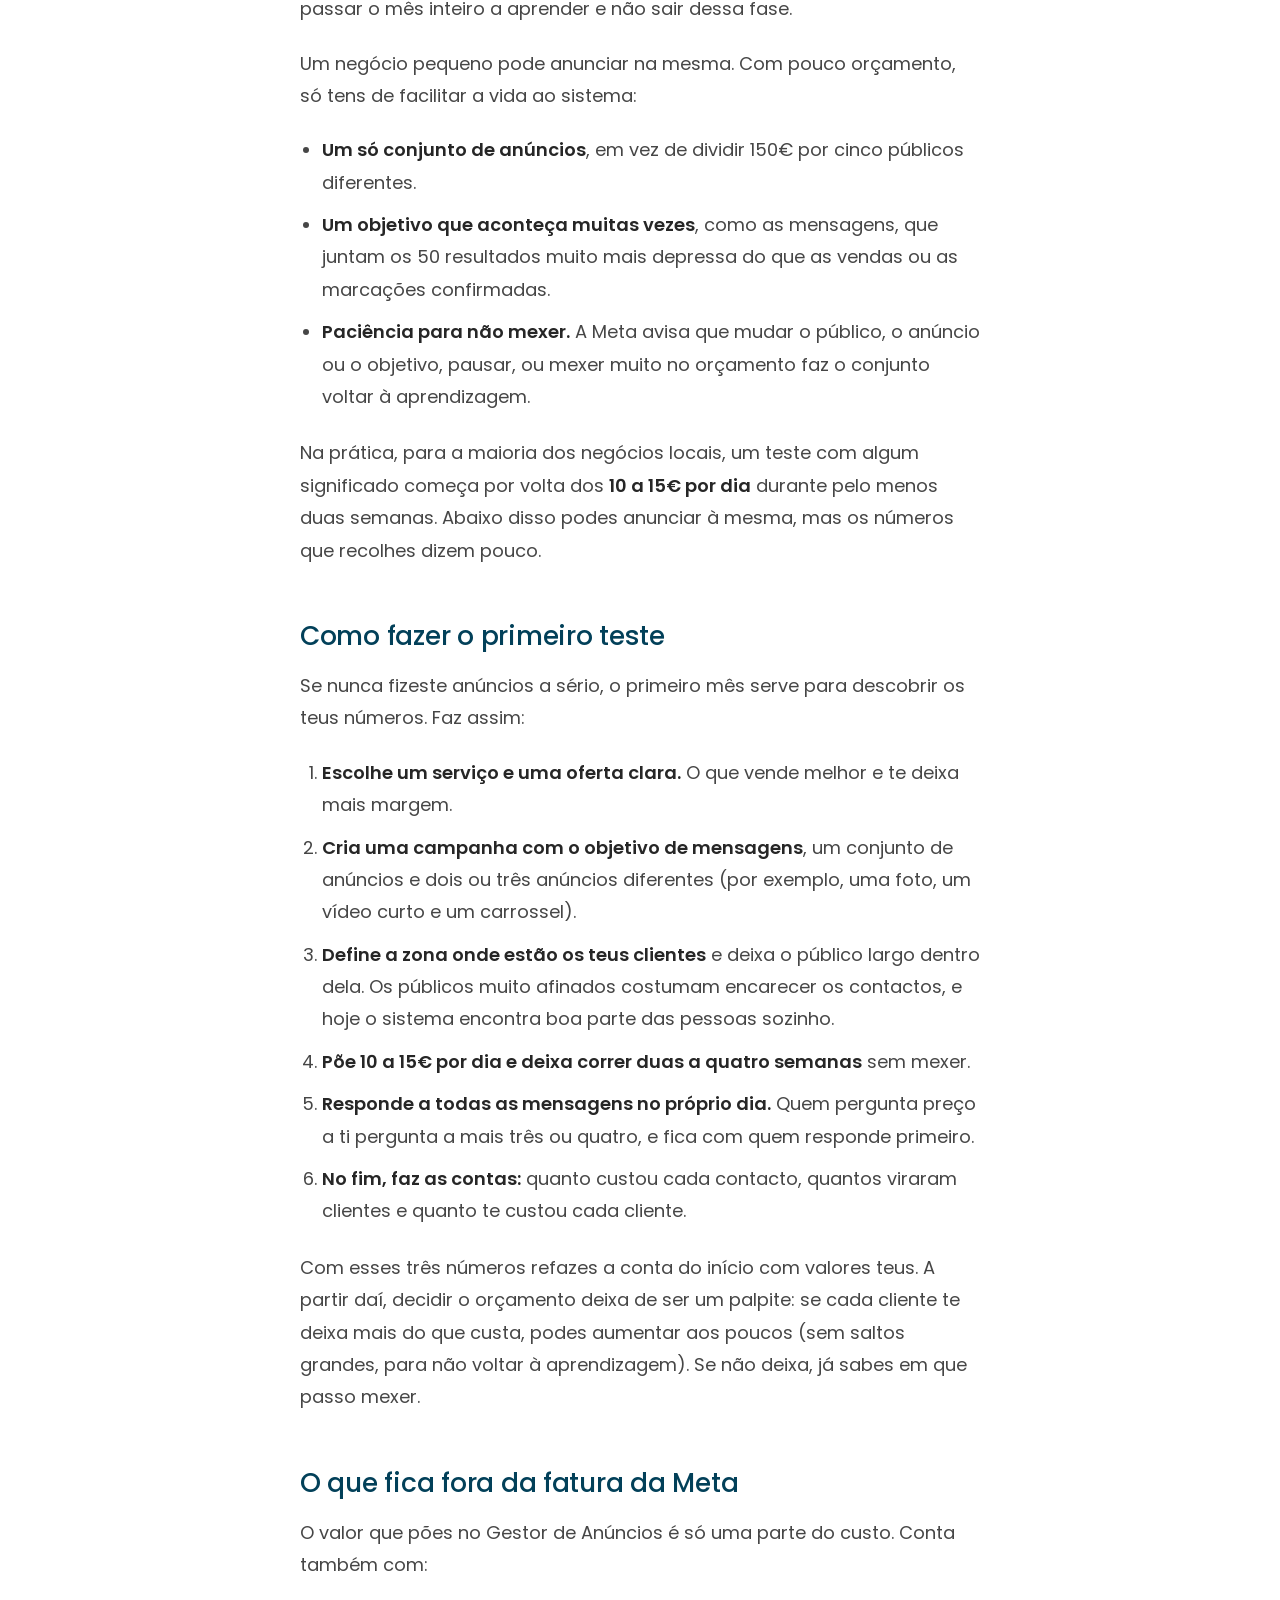
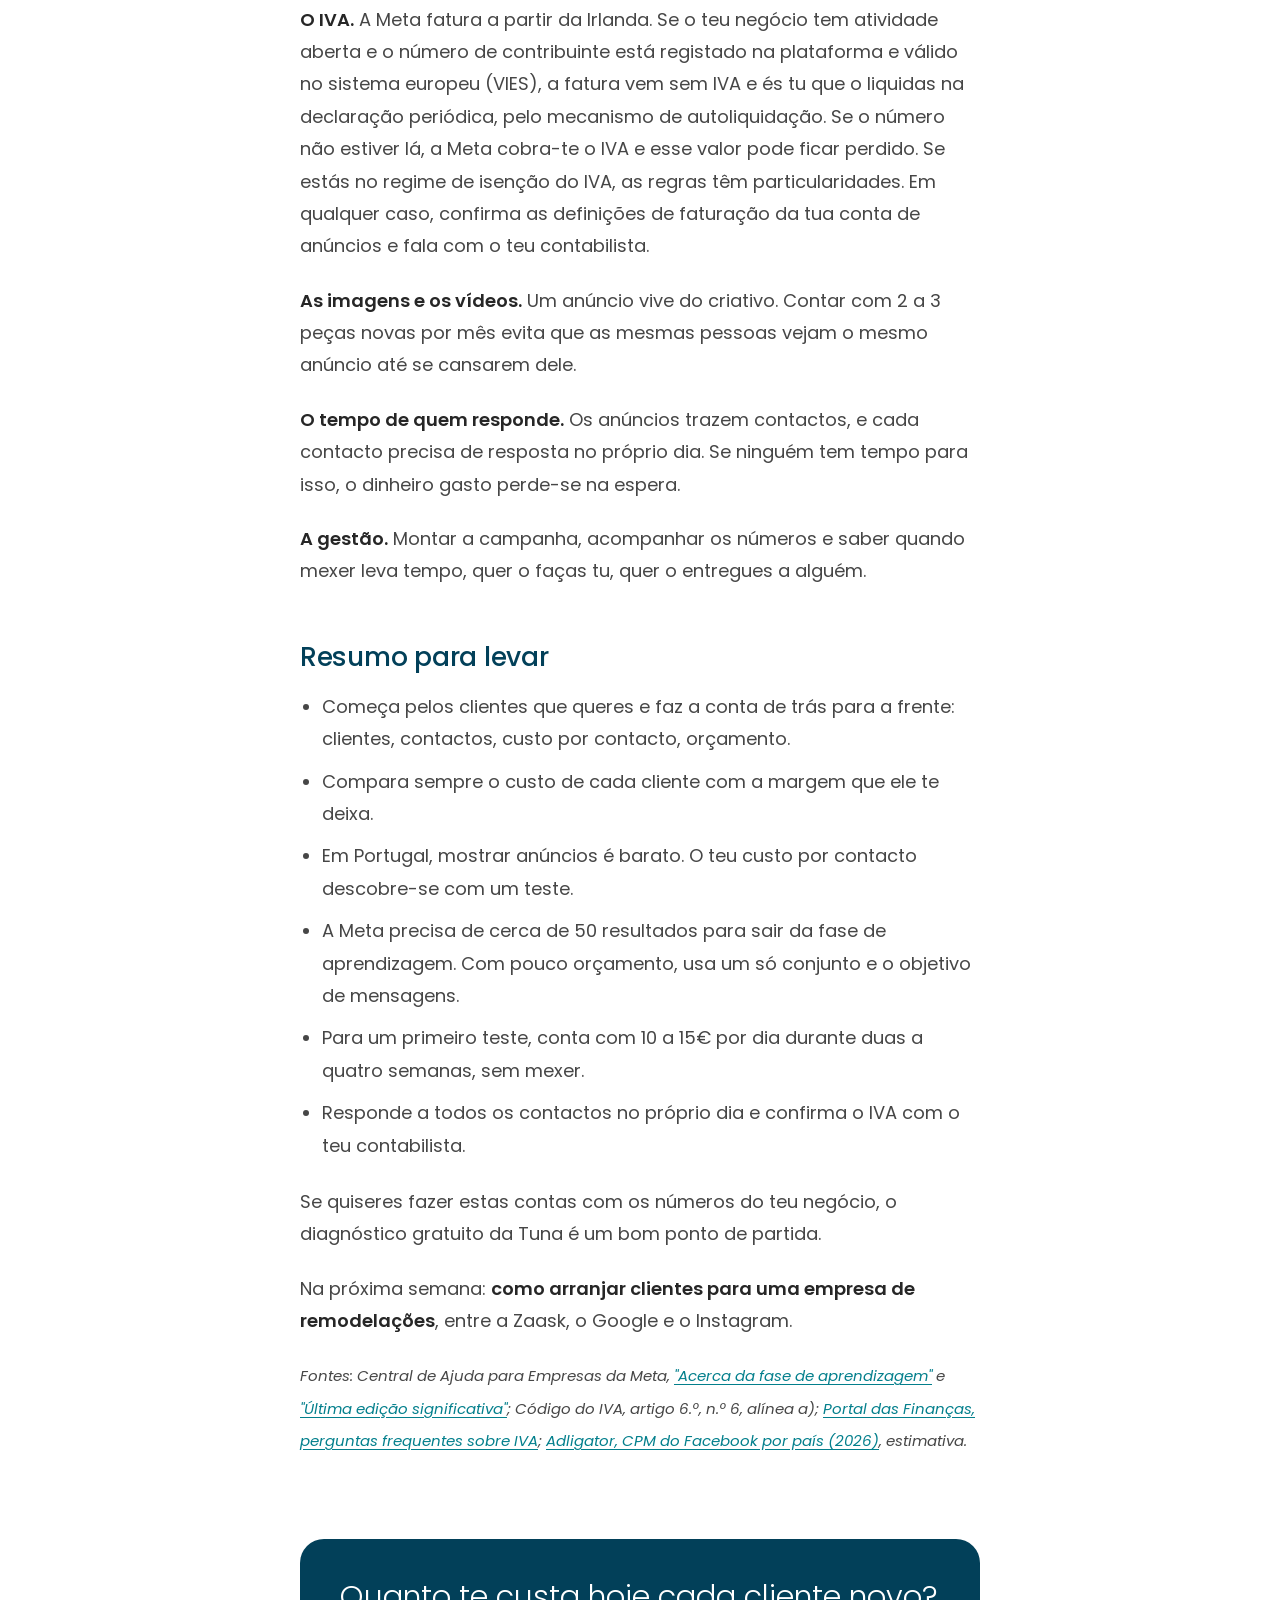
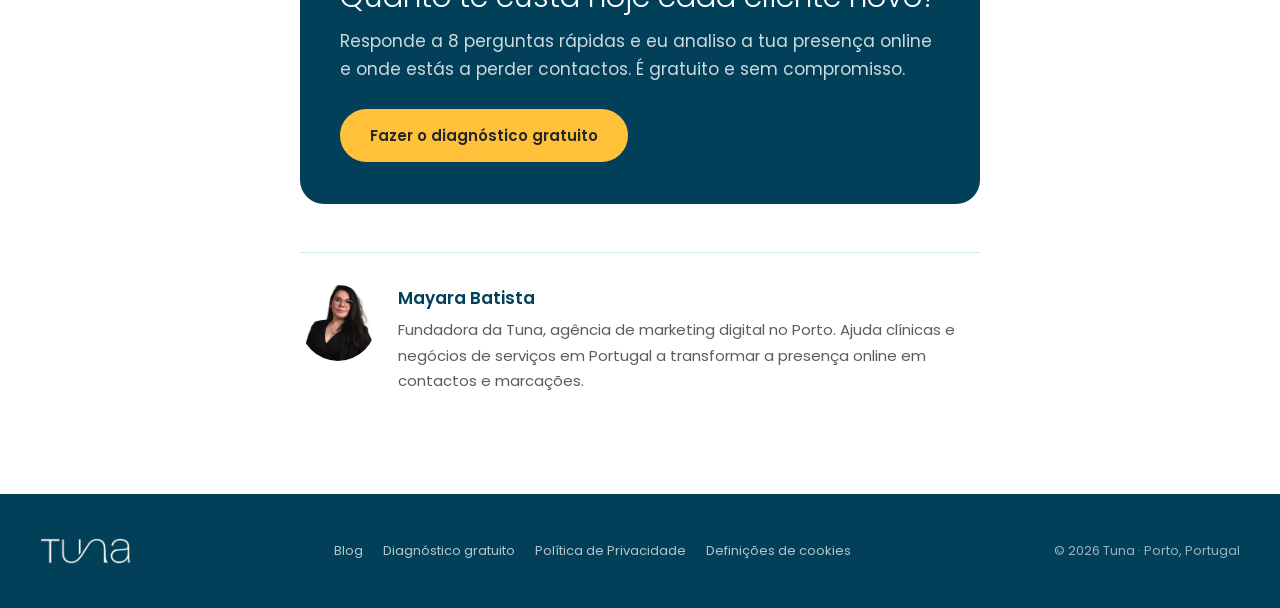
<file: blog/quanto-investir-em-anuncios/index.html>
<!DOCTYPE html>
<html lang="pt" data-track-view="Artigo: Quanto investir em anúncios">
<head>
<meta charset="utf-8">
<meta name="viewport" content="width=device-width, initial-scale=1">
<title>Quanto investir em anúncios no Facebook e Instagram: contas reais para um negócio local | Tuna</title>
<link rel="icon" href="/favicon.ico" sizes="any">
<link rel="icon" type="image/png" sizes="32x32" href="/assets/favicon-32.png">
<link rel="apple-touch-icon" href="/assets/apple-touch-icon.png">
<meta name="description" content="Quanto gastar em anúncios no Facebook e Instagram para um negócio local em Portugal: as contas passo a passo, o mínimo que faz sentido e o IVA.">
<link rel="canonical" href="https://tunamarketing.pt/blog/quanto-investir-em-anuncios/">
<meta property="og:type" content="article">
<meta property="og:locale" content="pt_PT">
<meta property="og:site_name" content="Tuna | Agência de Marketing Digital">
<meta property="og:title" content="Quanto investir em anúncios no Facebook e Instagram: contas reais para um negócio local">
<meta property="og:description" content="A conta de trás para a frente, dos clientes que queres ao orçamento por mês, com um exemplo em euros.">
<meta property="og:url" content="https://tunamarketing.pt/blog/quanto-investir-em-anuncios/">
<meta property="og:image" content="https://tunamarketing.pt/blog/quanto-investir-em-anuncios/capa.png">
<meta property="og:image:width" content="1200">
<meta property="og:image:height" content="627">
<meta name="twitter:card" content="summary_large_image">
<meta property="article:published_time" content="2026-11-23">
<meta property="article:author" content="Mayara Batista">
<link rel="preconnect" href="https://fonts.googleapis.com">
<link rel="preconnect" href="https://fonts.gstatic.com" crossorigin>
<link href="https://fonts.googleapis.com/css2?family=Poppins:wght@300;400;500;600;700&display=swap" rel="stylesheet">
<link rel="stylesheet" href="/assets/blog.css">
<script type="application/ld+json">
{
  "@context": "https://schema.org",
  "@graph": [
    {
      "@type": "BlogPosting",
      "headline": "Quanto investir em anúncios no Facebook e Instagram: contas reais para um negócio local",
      "description": "Quanto gastar em anúncios no Facebook e Instagram para um negócio local em Portugal: as contas passo a passo, o mínimo que faz sentido e o IVA.",
      "image": "https://tunamarketing.pt/blog/quanto-investir-em-anuncios/capa.png",
      "datePublished": "2026-11-23",
      "dateModified": "2026-11-23",
      "inLanguage": "pt-PT",
      "mainEntityOfPage": "https://tunamarketing.pt/blog/quanto-investir-em-anuncios/",
      "author": {
        "@type": "Person",
        "name": "Mayara Batista",
        "jobTitle": "Fundadora da Tuna",
        "url": "https://tunamarketing.pt/"
      },
      "publisher": {
        "@type": "Organization",
        "name": "Tuna — Agência de Marketing Digital",
        "url": "https://tunamarketing.pt/",
        "logo": {"@type": "ImageObject", "url": "https://tunamarketing.pt/assets/tuna-logo-petroleo.png"}
      }
    },
    {
      "@type": "BreadcrumbList",
      "itemListElement": [
        {"@type": "ListItem", "position": 1, "name": "Início", "item": "https://tunamarketing.pt/"},
        {"@type": "ListItem", "position": 2, "name": "Blog", "item": "https://tunamarketing.pt/blog/"},
        {"@type": "ListItem", "position": 3, "name": "Quanto investir em anúncios"}
      ]
    }
  ]
}
</script>
</head>
<body>

<header class="site-header">
  <div class="header-inner">
    <a class="logo" href="/" aria-label="Tuna — início"><img src="/assets/tuna-logo-petroleo.png" alt="Tuna"></a>
    <nav class="nav">
      <a href="/">Início</a>
      <a href="/#servicos">Serviços</a>
      <a href="/blog/" aria-current="page">Blog</a>
      <a href="/diagnostico.html">Diagnóstico gratuito</a>
    </nav>
    <a class="btn-cta" href="https://wa.me/351935827977?text=Ol%C3%A1%20Tuna%21%20Vim%20atrav%C3%A9s%20do%20blog%20e%20gostava%20de%20mais%20informa%C3%A7%C3%B5es" target="_blank" rel="noopener">Vamos conversar</a>
  </div>
</header>

<main>
  <div class="article-head">
    <div class="inner">
      <div class="crumbs"><a href="/">Início</a> › <a href="/blog/">Blog</a> › Anúncios</div>
      <div class="eyebrow">Anúncios · 8 min de leitura</div>
      <h1>Quanto investir em anúncios no Facebook e Instagram: contas reais para um negócio&nbsp;local</h1>
      <p class="dek">A conta de trás para a frente, dos clientes que queres ao orçamento por mês, com um exemplo em euros.</p>
      <div class="byline">
        <img src="/assets/equipa-mayara.webp" alt="Mayara Batista">
        <div><strong>Mayara Batista</strong>Fundadora da Tuna · 23 de novembro de 2026</div>
      </div>
    </div>
  </div>

  <div class="cover"><img src="capa.png" alt="Quanto investir em anúncios no Facebook e Instagram: as contas" width="1200" height="627"></div>

  <article class="prose">
    <p>Quanto é que devias gastar por mês em anúncios no Facebook e no Instagram? Se já fizeste esta pergunta, provavelmente ouviste respostas como "a partir de 5€ por dia" ou "depende". As duas estão certas e nenhuma te ajuda a decidir.</p>
    <p>O valor certo para o teu negócio sai de uma conta simples, feita de trás para a frente: começa nos clientes que queres ganhar e acaba no orçamento. Neste artigo faço essa conta contigo, passo a passo, com um exemplo em euros, e explico o mínimo abaixo do qual o dinheiro rende pouco.</p>

    <nav class="toc" aria-label="Neste artigo">
      <div class="eyebrow">Neste artigo</div>
      <ol>
        <li><a href="#fim">Começa pelo fim: os clientes que queres</a></li>
        <li><a href="#conta">A conta, passo a passo</a></li>
        <li><a href="#custo">Quanto custa um contacto em Portugal</a></li>
        <li><a href="#minimo">O mínimo que faz sentido</a></li>
        <li><a href="#teste">Como fazer o primeiro teste</a></li>
        <li><a href="#fora">O que fica fora da fatura da Meta</a></li>
        <li><a href="#resumo">Resumo para levar</a></li>
      </ol>
    </nav>

    <h2 id="fim">Começa pelo fim: os clientes que queres</h2>
    <p>A maioria dos negócios escolhe o orçamento ao contrário. Decide um valor que parece confortável, 100 ou 200 euros, liga os anúncios e no fim do mês tenta perceber se valeu a pena. Assim nunca se sabe se o problema foi o valor, o anúncio ou o que aconteceu depois.</p>
    <p>Antes de pensares em euros para a Meta, precisas de três números teus:</p>
    <ol>
      <li><strong>Quantos clientes novos queres por mês</strong> com os anúncios.</li>
      <li><strong>Quantos contactos precisas para fechar um cliente.</strong> Se de cada 4 pessoas que te pedem preço ou marcação, 1 avança, fechas 1 em 4.</li>
      <li><strong>Quanto te deixa um cliente</strong> depois de pagos os custos do serviço. Conta a margem, aquilo que te sobra do preço depois dos custos. Se o cliente costuma voltar, conta também as visitas seguintes.</li>
    </ol>
    <p>Se não sabes o segundo número, começa a contar já: numa folha ou no telemóvel, aponta cada pedido de contacto e se se tornou cliente. Ao fim de um mês tens a tua taxa de fecho, e ela vale mais do que qualquer média da internet.</p>

    <h2 id="conta">A conta, passo a passo</h2>
    <p>Vamos a um exemplo. Os números são ilustrativos, para veres o raciocínio. No teu negócio vão ser outros.</p>
    <p>Imagina um centro de estética que quer <strong>10 clientes novos por mês</strong> com os anúncios.</p>
    <p><strong>Passo 1. Quantos contactos precisas.</strong> O centro fecha 1 em cada 4 pessoas que pedem informações. Para 10 clientes precisa de 40 contactos por mês.</p>
    <p><strong>Passo 2. Quanto custa cada contacto.</strong> Suponhamos que cada mensagem recebida pelos anúncios custa, em média, 8€.</p>
    <p><strong>Passo 3. O orçamento.</strong> 40 contactos × 8€ = <strong>320€ por mês</strong>, cerca de 10,70€ por dia.</p>
    <p><strong>Passo 4. Vale a pena?</strong> Cada cliente novo custa 320€ ÷ 10 = 32€. Se um cliente deixa ao centro 60€ de margem na primeira visita, cada cliente dá 28€ logo à partida, e mais se voltar. Se deixar só 25€, o centro perde dinheiro em cada venda e tem de mexer em alguma coisa antes de gastar mais.</p>
    <p>Repara que a conta mostra logo onde mexer quando os números não fecham. Podes baixar o custo por contacto com um anúncio melhor. Podes fechar mais contactos, respondendo mais depressa e com melhores respostas. E podes anunciar o serviço que te deixa mais margem. Muitas vezes é aqui que está o ganho, bem antes de pensar em aumentar o orçamento.</p>

    <h2 id="custo">Quanto custa um contacto em Portugal</h2>
    <p>Esta é a pergunta que toda a gente quer ver respondida, e é a mais difícil. A Meta não publica preços por país, e as tabelas que se encontram online são estimativas de empresas de software, quase sempre em dólares.</p>
    <p>O que essas estimativas mostram é que anunciar em Portugal sai barato quando comparado com outros países. Uma das mais recentes, da Adligator, aponta para um custo de 4,50 a 6,50 dólares por cada mil vezes que um anúncio aparece no Facebook em Portugal, bem abaixo dos valores dos Estados Unidos ou da Alemanha.</p>
    <p>Mas o preço de mostrar o anúncio é só o começo. O que te custa cada contacto depende mais de quatro coisas:</p>
    <ul>
      <li><strong>A oferta.</strong> "Primeira consulta de avaliação" atrai mais contactos do que "Somos especialistas em tudo".</li>
      <li><strong>O anúncio.</strong> Uma imagem ou um vídeo que fazem parar quem está a percorrer o feed baixam o custo de tudo o resto.</li>
      <li><strong>A zona.</strong> Um raio de 10 km à volta do negócio tem menos gente do que o distrito inteiro, e às vezes isso encarece cada contacto.</li>
      <li><strong>O tipo de contacto.</strong> Uma mensagem no WhatsApp ou no Instagram costuma sair mais barata do que um formulário preenchido, porque pede menos esforço a quem clica.</li>
    </ul>
    <p>Por isso desconfia de quem te garante um custo por contacto antes de testar. O teu número descobre-se com o teu próprio anúncio.</p>

    <h2 id="minimo">O mínimo que faz sentido</h2>
    <p>Aqui entra uma regra da Meta que poucos donos de negócio conhecem: a <strong>fase de aprendizagem</strong>. Sempre que crias um conjunto de anúncios, o sistema passa os primeiros dias a testar a quem os mostrar. Segundo a própria Meta, essa fase dura até o conjunto juntar cerca de <strong>50 resultados</strong> (as mensagens ou os pedidos de contacto que escolheste como objetivo) desde a última alteração importante. Enquanto não lá chega, os resultados são mais instáveis e mais caros.</p>
    <p>Faz agora a conta ao contrário. Com um contacto a 8€, 50 contactos custam 400€. Se o teu orçamento é de 150€ por mês, o anúncio pode passar o mês inteiro a aprender e não sair dessa fase.</p>
    <p>Um negócio pequeno pode anunciar na mesma. Com pouco orçamento, só tens de facilitar a vida ao sistema:</p>
    <ul>
      <li><strong>Um só conjunto de anúncios</strong>, em vez de dividir 150€ por cinco públicos diferentes.</li>
      <li><strong>Um objetivo que aconteça muitas vezes</strong>, como as mensagens, que juntam os 50 resultados muito mais depressa do que as vendas ou as marcações confirmadas.</li>
      <li><strong>Paciência para não mexer.</strong> A Meta avisa que mudar o público, o anúncio ou o objetivo, pausar, ou mexer muito no orçamento faz o conjunto voltar à aprendizagem.</li>
    </ul>
    <p>Na prática, para a maioria dos negócios locais, um teste com algum significado começa por volta dos <strong>10 a 15€ por dia</strong> durante pelo menos duas semanas. Abaixo disso podes anunciar à mesma, mas os números que recolhes dizem pouco.</p>

    <h2 id="teste">Como fazer o primeiro teste</h2>
    <p>Se nunca fizeste anúncios a sério, o primeiro mês serve para descobrir os teus números. Faz assim:</p>
    <ol>
      <li><strong>Escolhe um serviço e uma oferta clara.</strong> O que vende melhor e te deixa mais margem.</li>
      <li><strong>Cria uma campanha com o objetivo de mensagens</strong>, um conjunto de anúncios e dois ou três anúncios diferentes (por exemplo, uma foto, um vídeo curto e um carrossel).</li>
      <li><strong>Define a zona onde estão os teus clientes</strong> e deixa o público largo dentro dela. Os públicos muito afinados costumam encarecer os contactos, e hoje o sistema encontra boa parte das pessoas sozinho.</li>
      <li><strong>Põe 10 a 15€ por dia e deixa correr duas a quatro semanas</strong> sem mexer.</li>
      <li><strong>Responde a todas as mensagens no próprio dia.</strong> Quem pergunta preço a ti pergunta a mais três ou quatro, e fica com quem responde primeiro.</li>
      <li><strong>No fim, faz as contas:</strong> quanto custou cada contacto, quantos viraram clientes e quanto te custou cada cliente.</li>
    </ol>
    <p>Com esses três números refazes a conta do início com valores teus. A partir daí, decidir o orçamento deixa de ser um palpite: se cada cliente te deixa mais do que custa, podes aumentar aos poucos (sem saltos grandes, para não voltar à aprendizagem). Se não deixa, já sabes em que passo mexer.</p>

    <h2 id="fora">O que fica fora da fatura da Meta</h2>
    <p>O valor que pões no Gestor de Anúncios é só uma parte do custo. Conta também com:</p>
    <p><strong>O IVA.</strong> A Meta fatura a partir da Irlanda. Se o teu negócio tem atividade aberta e o número de contribuinte está registado na plataforma e válido no sistema europeu (VIES), a fatura vem sem IVA e és tu que o liquidas na declaração periódica, pelo mecanismo de autoliquidação. Se o número não estiver lá, a Meta cobra-te o IVA e esse valor pode ficar perdido. Se estás no regime de isenção do IVA, as regras têm particularidades. Em qualquer caso, confirma as definições de faturação da tua conta de anúncios e fala com o teu contabilista.</p>
    <p><strong>As imagens e os vídeos.</strong> Um anúncio vive do criativo. Contar com 2 a 3 peças novas por mês evita que as mesmas pessoas vejam o mesmo anúncio até se cansarem dele.</p>
    <p><strong>O tempo de quem responde.</strong> Os anúncios trazem contactos, e cada contacto precisa de resposta no próprio dia. Se ninguém tem tempo para isso, o dinheiro gasto perde-se na espera.</p>
    <p><strong>A gestão.</strong> Montar a campanha, acompanhar os números e saber quando mexer leva tempo, quer o faças tu, quer o entregues a alguém.</p>

    <h2 id="resumo">Resumo para levar</h2>
    <ul>
      <li>Começa pelos clientes que queres e faz a conta de trás para a frente: clientes, contactos, custo por contacto, orçamento.</li>
      <li>Compara sempre o custo de cada cliente com a margem que ele te deixa.</li>
      <li>Em Portugal, mostrar anúncios é barato. O teu custo por contacto descobre-se com um teste.</li>
      <li>A Meta precisa de cerca de 50 resultados para sair da fase de aprendizagem. Com pouco orçamento, usa um só conjunto e o objetivo de mensagens.</li>
      <li>Para um primeiro teste, conta com 10 a 15€ por dia durante duas a quatro semanas, sem mexer.</li>
      <li>Responde a todos os contactos no próprio dia e confirma o IVA com o teu contabilista.</li>
    </ul>
    <p>Se quiseres fazer estas contas com os números do teu negócio, o diagnóstico gratuito da Tuna é um bom ponto de partida.</p>
    <p>Na próxima semana: <strong>como arranjar clientes para uma empresa de remodelações</strong>, entre a Zaask, o Google e o Instagram.</p>

    <p><small><em>Fontes: Central de Ajuda para Empresas da Meta, <a href="https://www.facebook.com/business/help/112167992830700" target="_blank" rel="noopener">"Acerca da fase de aprendizagem"</a> e <a href="https://www.facebook.com/business/help/942374239243867" target="_blank" rel="noopener">"Última edição significativa"</a>; Código do IVA, artigo 6.º, n.º 6, alínea a); <a href="https://info.portaldasfinancas.gov.pt/pt/apoio_contribuinte/questoes_frequentes/Pages/faqs-00924.aspx" target="_blank" rel="noopener">Portal das Finanças, perguntas frequentes sobre IVA</a>; <a href="https://adligator.com/pt/blog/cpm-facebook-por-pais-2026" target="_blank" rel="noopener">Adligator, CPM do Facebook por país (2026)</a>, estimativa.</em></small></p>
  </article>

  <section class="cta-box">
    <div class="box">
      <h2>Quanto te custa hoje cada cliente novo?</h2>
      <p>Responde a 8 perguntas rápidas e eu analiso a tua presença online e onde estás a perder contactos. É gratuito e sem compromisso.</p>
      <a class="btn-light" href="/diagnostico.html?utm_source=blog&amp;utm_medium=artigo&amp;utm_campaign=quanto-investir-em-anuncios">Fazer o diagnóstico gratuito</a>
    </div>
  </section>

  <section class="author">
    <div class="card">
      <img src="/assets/equipa-mayara.webp" alt="Mayara Batista">
      <div>
        <div class="name">Mayara Batista</div>
        <p>Fundadora da Tuna, agência de marketing digital no Porto. Ajuda clínicas e negócios de serviços em Portugal a transformar a presença online em contactos e marcações.</p>
      </div>
    </div>
  </section>
</main>

<footer class="site-footer">
  <div class="inner">
    <a href="/"><img src="/assets/tuna-logo-creme.png" alt="Tuna"></a>
    <nav>
      <a href="/blog/">Blog</a>
      <a href="/diagnostico.html">Diagnóstico gratuito</a>
      <a href="/politica-de-privacidade.html">Política de Privacidade</a>
      <a href="#" data-cookie-settings>Definições de cookies</a>
    </nav>
    <span>&copy; 2026 Tuna · Porto, Portugal</span>
  </div>
</footer>

<script src="/assets/consent.js"></script>
</body>
</html>
</file>
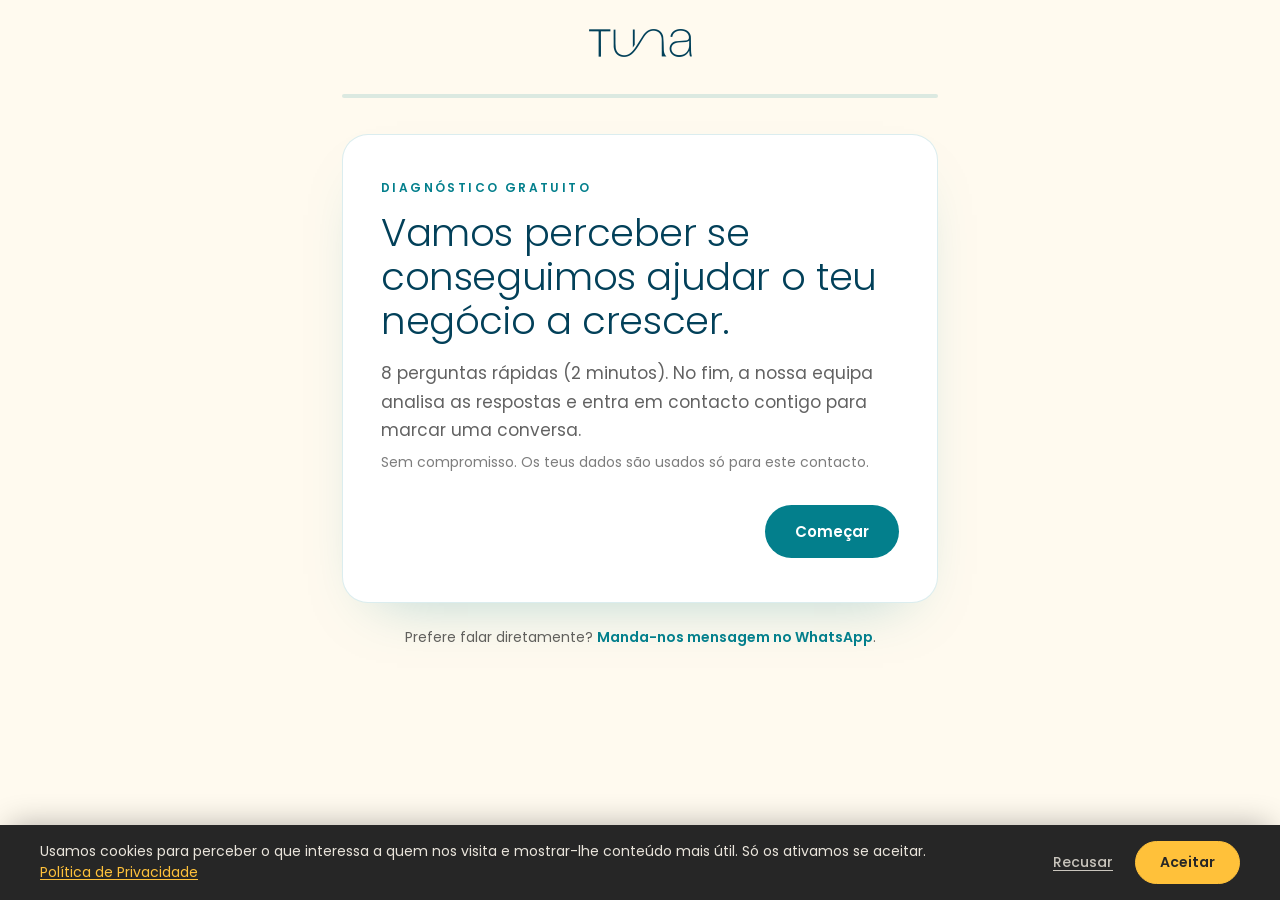
<file: diagnostico.html>
<!DOCTYPE html>
<html lang="pt">
<head>
<meta charset="utf-8">
<meta name="viewport" content="width=device-width, initial-scale=1">
<title>Diagnóstico gratuito | Tuna</title>
<link rel="icon" href="/favicon.ico" sizes="any">
<link rel="icon" type="image/png" sizes="32x32" href="/assets/favicon-32.png">
<link rel="apple-touch-icon" href="/assets/apple-touch-icon.png">
<meta name="description" content="Responde a 8 perguntas rápidas e recebe um diagnóstico gratuito de marketing para o teu negócio, feito pela equipa da Tuna.">
<link rel="preconnect" href="https://fonts.googleapis.com">
<link rel="preconnect" href="https://fonts.gstatic.com" crossorigin>
<link href="https://fonts.googleapis.com/css2?family=Poppins:wght@300;400;500;600;700&display=swap" rel="stylesheet">
<style>
  *{box-sizing:border-box;}
  body{margin:0;font-family:'Poppins',sans-serif;color:#262626;background:#fffaef;min-height:100vh;}
  a{text-decoration:none;color:inherit;}
  img{display:block;}

  .top{display:flex;justify-content:center;padding:28px 22px 0;}
  .top img{height:30px;width:auto;}

  .shell{max-width:640px;margin:0 auto;padding:36px 22px 80px;}

  .progress{height:4px;background:rgba(3,127,140,.14);border-radius:999px;overflow:hidden;margin-bottom:36px;}
  .progress-bar{height:100%;background:#037f8c;border-radius:999px;transition:width .35s ease;width:0%;}

  .card{background:#fff;border:1px solid rgba(3,127,140,.14);border-radius:26px;padding:44px 38px;box-shadow:0 26px 60px -34px rgba(3,127,140,.35);}

  .step{display:none;}
  .step.active{display:block;animation:fadeUp .4s ease both;}
  @keyframes fadeUp{from{opacity:0;transform:translateY(14px);}to{opacity:1;transform:none;}}

  .eyebrow{font-size:12px;letter-spacing:.2em;text-transform:uppercase;font-weight:600;color:#037f8c;margin-bottom:14px;}
  h1.intro-title{font-family:'Poppins',sans-serif;font-weight:300;font-size:clamp(1.8rem,4vw,2.4rem);line-height:1.15;letter-spacing:-.01em;margin:0 0 16px;color:#024059;}
  .intro-lead{font-size:17px;line-height:1.65;color:rgba(38,38,38,.72);margin:0 0 8px;}
  .intro-meta{font-size:14px;color:rgba(38,38,38,.6);margin:0 0 32px;}

  .step h2{font-family:'Poppins',sans-serif;font-weight:400;font-size:1.5rem;line-height:1.3;margin:0 0 26px;color:#024059;}

  label.field-label{display:block;font-size:13px;font-weight:600;letter-spacing:.04em;color:#024059;text-transform:uppercase;margin:0 0 8px;}
  input[type=text],input[type=email],input[type=tel]{width:100%;font-family:'Poppins',sans-serif;font-size:17px;padding:15px 18px;border-radius:14px;border:1.5px solid rgba(3,127,140,.22);background:#fffaef;color:#024059;transition:border-color .2s,background .2s;}
  input:focus{outline:none;border-color:#037f8c;background:#fff;}
  .field{margin-bottom:20px;}
  .hint{font-size:13px;color:rgba(38,38,38,.6);margin-top:8px;}

  .choices{display:flex;flex-direction:column;gap:12px;}
  .choice{display:block;position:relative;}
  .choice input{position:absolute;opacity:0;pointer-events:none;}
  .choice .box{display:flex;align-items:center;gap:14px;padding:16px 20px;border-radius:16px;border:1.5px solid rgba(3,127,140,.2);background:#fffaef;cursor:pointer;transition:border-color .2s,background .2s;font-size:16px;color:#262626;}
  .choice .dot{flex:none;width:18px;height:18px;border-radius:50%;border:1.5px solid rgba(3,127,140,.4);display:flex;align-items:center;justify-content:center;}
  .choice .dot::after{content:'';width:9px;height:9px;border-radius:50%;background:#037f8c;opacity:0;transform:scale(.5);transition:opacity .15s,transform .15s;}
  .choice input:checked + .box{border-color:#037f8c;background:#f2f2f2;}
  .choice input:checked + .box .dot::after{opacity:1;transform:scale(1);}
  .choice .box:hover{border-color:#037f8c;}

  .actions{display:flex;justify-content:space-between;align-items:center;margin-top:32px;gap:16px;}
  .btn-next{background:#037f8c;color:#fff;padding:15px 30px;border-radius:999px;font-size:15px;font-weight:600;border:none;cursor:pointer;font-family:inherit;transition:background .2s,transform .2s;}
  .btn-next:hover{background:#024059;transform:translateY(-1px);}
  .btn-next:disabled{background:rgba(3,127,140,.35);cursor:not-allowed;transform:none;}
  .btn-back{background:none;border:none;color:rgba(38,38,38,.72);font-size:14px;font-weight:600;cursor:pointer;font-family:inherit;padding:10px;}
  .btn-back:hover{color:#024059;}
  .enter-hint{font-size:12px;color:rgba(38,38,38,.4);margin-top:14px;text-align:right;}

  .step[data-final] .icon-ok{width:56px;height:56px;border-radius:50%;background:#f2f2f2;display:flex;align-items:center;justify-content:center;margin:0 auto 22px;color:#037f8c;}
  .step[data-final] h2{text-align:center;}
  .step[data-final] p{text-align:center;font-size:16px;line-height:1.6;color:rgba(38,38,38,.72);}
  .final-actions{display:flex;justify-content:center;margin-top:26px;}
  .btn-whatsapp{display:inline-flex;align-items:center;gap:10px;background:#fffaef;border:1.5px solid rgba(3,127,140,.22);color:#024059;padding:13px 26px;border-radius:999px;font-size:14px;font-weight:600;}

  .error-msg{display:none;background:#fdeeee;border:1px solid #f3c9c9;color:#a33;padding:14px 18px;border-radius:14px;font-size:14px;margin-top:18px;}
  .error-msg.show{display:block;}

  .whatsapp-alt{text-align:center;margin-top:24px;font-size:14px;color:rgba(38,38,38,.72);}
  .whatsapp-alt a{color:#037f8c;font-weight:600;}

  @media (max-width:560px){
    .card{padding:32px 24px;}
    .actions{flex-direction:column-reverse;align-items:stretch;}
    .btn-next{width:100%;}
    .btn-back{align-self:center;}
  }
</style>
</head>
<body>

<div class="top">
  <a href="/"><img src="assets/tuna-logo-petroleo.png" alt="Tuna"></a>
</div>

<div class="shell">
  <div class="progress"><div class="progress-bar" id="progressBar"></div></div>

  <div class="card">
    <form id="diagForm">

      <div class="step active" data-step="intro">
        <div class="eyebrow">Diagnóstico gratuito</div>
        <h1 class="intro-title">Vamos perceber se conseguimos ajudar o teu negócio a crescer.</h1>
        <p class="intro-lead">8 perguntas rápidas (2 minutos). No fim, a nossa equipa analisa as respostas e entra em contacto contigo para marcar uma conversa.</p>
        <p class="intro-meta">Sem compromisso. Os teus dados são usados só para este contacto.</p>
        <div class="actions" style="justify-content:flex-end;">
          <button type="button" class="btn-next" data-next>Começar</button>
        </div>
      </div>

      <div class="step" data-step="nome">
        <h2>Como te chamas?</h2>
        <div class="field"><input type="text" id="f_nome" name="nome" autocomplete="given-name" required></div>
        <div class="actions">
          <button type="button" class="btn-back" data-back>Anterior</button>
          <button type="button" class="btn-next" data-next>Próximo</button>
        </div>
        <div class="enter-hint">Prime Enter&crarr; para continuar</div>
      </div>

      <div class="step" data-step="email">
        <h2>Qual é o teu e-mail?</h2>
        <div class="field"><input type="email" id="f_email" name="email" placeholder="nome@exemplo.com" autocomplete="email" required></div>
        <div class="actions">
          <button type="button" class="btn-back" data-back>Anterior</button>
          <button type="button" class="btn-next" data-next>Próximo</button>
        </div>
        <div class="enter-hint">Prime Enter&crarr; para continuar</div>
      </div>

      <div class="step" data-step="whatsapp">
        <h2>Indicativo + WhatsApp</h2>
        <div class="field"><input type="tel" id="f_whatsapp" name="whatsapp" placeholder="+351 9XX XXX XXX" autocomplete="tel" required></div>
        <div class="actions">
          <button type="button" class="btn-back" data-back>Anterior</button>
          <button type="button" class="btn-next" data-next>Próximo</button>
        </div>
        <div class="enter-hint">Prime Enter&crarr; para continuar</div>
      </div>

      <div class="step" data-step="negocio">
        <h2>Nome do negócio e Instagram</h2>
        <div class="field">
          <label class="field-label" for="f_negocio">Nome do negócio</label>
          <input type="text" id="f_negocio" name="negocio" required>
        </div>
        <div class="field">
          <label class="field-label" for="f_instagram">@ Instagram do negócio</label>
          <input type="text" id="f_instagram" name="instagram" placeholder="@teunegocio" required>
        </div>
        <div class="actions">
          <button type="button" class="btn-back" data-back>Anterior</button>
          <button type="button" class="btn-next" data-next>Próximo</button>
        </div>
      </div>

      <div class="step" data-step="faturacao">
        <h2>Qual a faturação média mensal do negócio?</h2>
        <div class="choices" data-radio-group="faturacao">
          <label class="choice"><input type="radio" name="faturacao" value="Menos de 1.000€" required><span class="box"><span class="dot"></span>Menos de 1.000€</span></label>
          <label class="choice"><input type="radio" name="faturacao" value="1.000€ – 3.000€"><span class="box"><span class="dot"></span>1.000€ – 3.000€</span></label>
          <label class="choice"><input type="radio" name="faturacao" value="3.000€ – 7.000€"><span class="box"><span class="dot"></span>3.000€ – 7.000€</span></label>
          <label class="choice"><input type="radio" name="faturacao" value="7.000€ – 15.000€"><span class="box"><span class="dot"></span>7.000€ – 15.000€</span></label>
          <label class="choice"><input type="radio" name="faturacao" value="Mais de 15.000€"><span class="box"><span class="dot"></span>Mais de 15.000€</span></label>
          <label class="choice"><input type="radio" name="faturacao" value="Ainda não faturo"><span class="box"><span class="dot"></span>Ainda não faturo / estou a começar</span></label>
        </div>
        <div class="actions">
          <button type="button" class="btn-back" data-back>Anterior</button>
          <button type="button" class="btn-next" data-next disabled>Próximo</button>
        </div>
      </div>

      <div class="step" data-step="orcamento">
        <h2>Tens orçamento disponível para investir em publicidade paga (ex: 5€/dia)?</h2>
        <div class="choices" data-radio-group="orcamento">
          <label class="choice"><input type="radio" name="orcamento" value="Sim" required><span class="box"><span class="dot"></span>Sim</span></label>
          <label class="choice"><input type="radio" name="orcamento" value="Não, para já"><span class="box"><span class="dot"></span>Não, para já</span></label>
          <label class="choice"><input type="radio" name="orcamento" value="Não sei ainda"><span class="box"><span class="dot"></span>Não sei ainda</span></label>
        </div>
        <div class="actions">
          <button type="button" class="btn-back" data-back>Anterior</button>
          <button type="button" class="btn-next" data-next disabled>Próximo</button>
        </div>
      </div>

      <div class="step" data-step="dificuldade">
        <h2>Qual é a tua maior dificuldade neste momento?</h2>
        <div class="choices" data-radio-group="dificuldade">
          <label class="choice"><input type="radio" name="dificuldade" value="Redes sociais" required><span class="box"><span class="dot"></span>Redes sociais</span></label>
          <label class="choice"><input type="radio" name="dificuldade" value="Anúncios / tráfego pago"><span class="box"><span class="dot"></span>Anúncios / tráfego pago</span></label>
          <label class="choice"><input type="radio" name="dificuldade" value="Site"><span class="box"><span class="dot"></span>Site</span></label>
          <label class="choice"><input type="radio" name="dificuldade" value="Branding / identidade visual"><span class="box"><span class="dot"></span>Branding / identidade visual</span></label>
          <label class="choice"><input type="radio" name="dificuldade" value="Ainda não sei"><span class="box"><span class="dot"></span>Ainda não sei</span></label>
        </div>
        <div class="actions">
          <button type="button" class="btn-back" data-back>Anterior</button>
          <button type="button" class="btn-next" data-next disabled>Próximo</button>
        </div>
      </div>

      <div class="step" data-step="quando">
        <h2>Quando queres resolver isto?</h2>
        <div class="choices" data-radio-group="quando">
          <label class="choice"><input type="radio" name="quando" value="Esta semana" required><span class="box"><span class="dot"></span>Esta semana</span></label>
          <label class="choice"><input type="radio" name="quando" value="Este mês"><span class="box"><span class="dot"></span>Este mês</span></label>
          <label class="choice"><input type="radio" name="quando" value="Só a pesquisar por agora"><span class="box"><span class="dot"></span>Só a pesquisar por agora</span></label>
        </div>
        <div class="actions">
          <button type="button" class="btn-back" data-back>Anterior</button>
          <button type="submit" class="btn-next" id="submitBtn" disabled>Enviar</button>
        </div>
        <div class="error-msg" id="errorMsg">Não foi possível enviar. Tenta novamente ou escreve-nos para <a href="mailto:geral@tunamarketing.pt" style="color:#a33;text-decoration:underline;">geral@tunamarketing.pt</a>.</div>
      </div>

      <div class="step" data-step="obrigado" data-final>
        <div class="icon-ok">
          <svg width="26" height="26" viewBox="0 0 24 24" fill="none" stroke="currentColor" stroke-width="2" stroke-linecap="round" stroke-linejoin="round"><path d="M20 6 9 17l-5-5"/></svg>
        </div>
        <h2>Recebemos os teus dados.</h2>
        <p>A nossa equipa vai analisar o teu caso e entra em contacto brevemente para marcar uma conversa.</p>
        <div class="final-actions">
          <a class="btn-whatsapp" href="https://wa.me/351935827977?text=Ol%C3%A1%20Tuna%21%20Acabei%20de%20preencher%20o%20diagn%C3%B3stico%20no%20site" target="_blank" rel="noopener">Prefiro falar já no WhatsApp &rarr;</a>
        </div>
      </div>

      <input type="hidden" name="utm_source" id="utm_source">
      <input type="hidden" name="utm_medium" id="utm_medium">
      <input type="hidden" name="utm_campaign" id="utm_campaign">
      <input type="hidden" name="utm_content" id="utm_content">
      <input type="hidden" name="utm_id" id="utm_id">
      <input type="hidden" name="page_url" id="page_url">
      <input type="hidden" name="_subject" value="Novo diagnóstico — site Tuna">
    </form>
  </div>

  <p class="whatsapp-alt">Prefere falar diretamente? <a href="https://wa.me/351935827977?text=Ol%C3%A1%20Tuna%21%20Vim%20atrav%C3%A9s%20do%20site%20e%20gostava%20de%20mais%20informa%C3%A7%C3%B5es" target="_blank" rel="noopener">Manda-nos mensagem no WhatsApp</a>.</p>
</div>

<script>
const FORM_ENDPOINT = "https://formspree.io/f/xvzenlaw";

const steps = Array.from(document.querySelectorAll('.step'));
let current = 0;

function paramsToHidden(){
  const p = new URLSearchParams(window.location.search);
  ['utm_source','utm_medium','utm_campaign','utm_content','utm_id'].forEach(k => {
    document.getElementById(k).value = p.get(k) || '';
  });
  document.getElementById('page_url').value = window.location.href;
}
paramsToHidden();

function updateProgress(){
  // intro and obrigado don't count toward the question progress
  const questionSteps = steps.length - 2;
  const idx = Math.max(0, Math.min(current - 1, questionSteps));
  document.getElementById('progressBar').style.width = (idx / questionSteps * 100) + '%';
}

function showStep(i){
  steps.forEach((s, idx) => s.classList.toggle('active', idx === i));
  current = i;
  updateProgress();
  const activeInput = steps[i].querySelector('input[type=text],input[type=email],input[type=tel]');
  if(activeInput) setTimeout(() => activeInput.focus(), 50);
}

function currentStepValid(){
  const step = steps[current];
  const required = step.querySelectorAll('[required]');
  for(const el of required){
    if(el.type === 'radio'){
      const group = step.querySelectorAll(`input[name="${el.name}"]`);
      if(![...group].some(r => r.checked)) return false;
    } else if(!el.value.trim()){
      return false;
    } else if(el.type === 'email' && !el.value.includes('@')){
      return false;
    }
  }
  return true;
}

function goNext(){
  if(current < steps.length - 1 && currentStepValid()) showStep(current + 1);
}
function goBack(){
  if(current > 0) showStep(current - 1);
}

document.querySelectorAll('[data-next]').forEach(btn => btn.addEventListener('click', goNext));
document.querySelectorAll('[data-back]').forEach(btn => btn.addEventListener('click', goBack));

document.querySelectorAll('input[type=text],input[type=email],input[type=tel]').forEach(inp => {
  inp.addEventListener('keydown', e => { if(e.key === 'Enter'){ e.preventDefault(); goNext(); }});
});

// enable/disable Next/Submit on radio steps as soon as a choice is made
document.querySelectorAll('[data-radio-group]').forEach(group => {
  group.addEventListener('change', () => {
    const btn = group.closest('.step').querySelector('[data-next],#submitBtn');
    if(btn) btn.disabled = false;
  });
});

const form = document.getElementById('diagForm');
const submitBtn = document.getElementById('submitBtn');
const errorMsg = document.getElementById('errorMsg');

form.addEventListener('submit', async (e) => {
  e.preventDefault();
  if(!currentStepValid()) return;
  submitBtn.disabled = true;
  submitBtn.textContent = 'A enviar…';
  errorMsg.classList.remove('show');
  try{
    const res = await fetch(FORM_ENDPOINT, {
      method: 'POST',
      headers: { 'Accept': 'application/json' },
      body: new FormData(form)
    });
    if(res.ok){
      showStep(steps.length - 1);
      if(window.tunaTrack) tunaTrack('Lead', {content_name: 'Diagnóstico'});
    } else {
      throw new Error('submit failed');
    }
  } catch(err){
    errorMsg.classList.add('show');
    submitBtn.disabled = false;
    submitBtn.textContent = 'Enviar';
  }
});

showStep(0);
</script>
<script src="/assets/consent.js"></script>
</body>
</html>
</file>
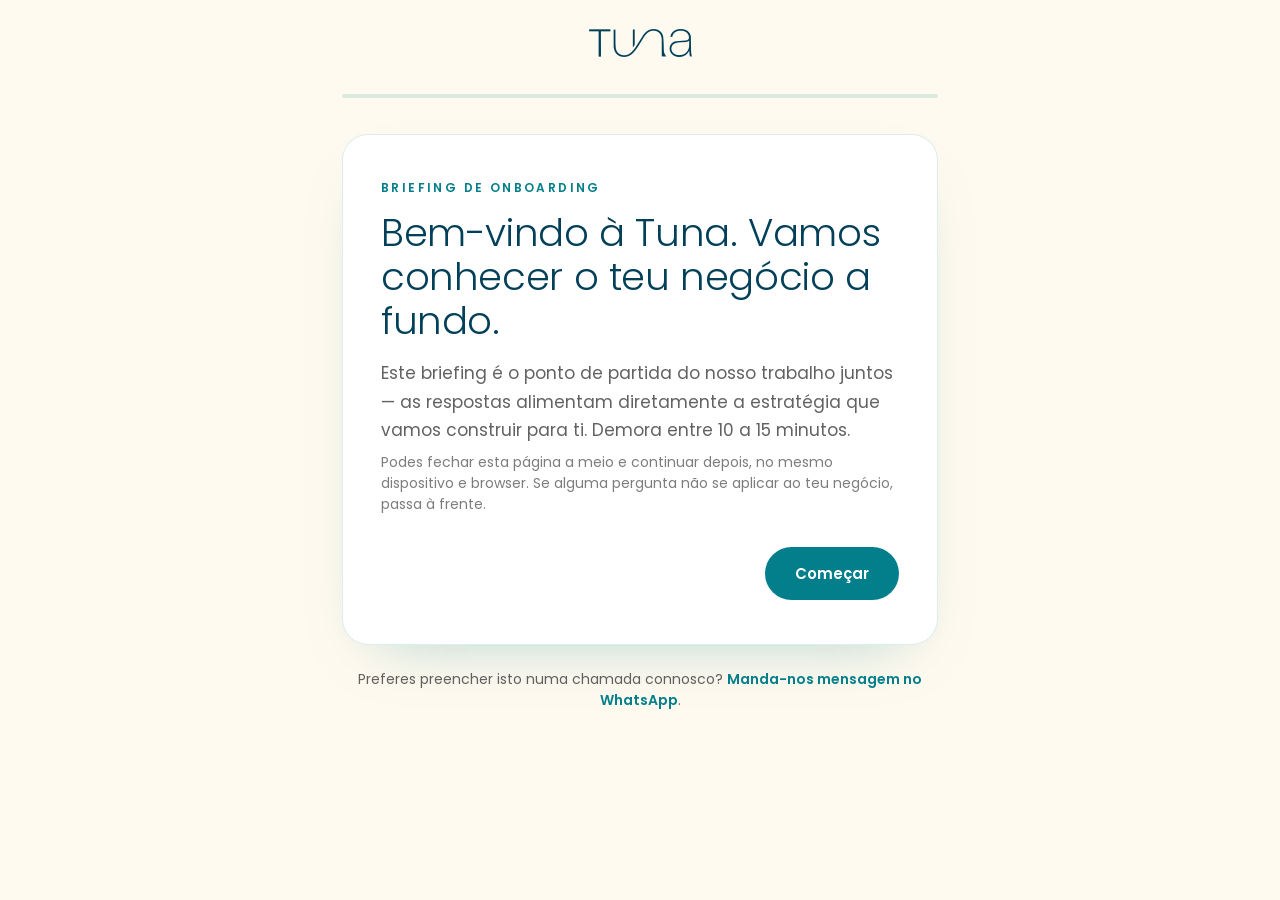
<file: onboarding-cliente.html>
<!DOCTYPE html>
<html lang="pt">
<head>
<meta charset="utf-8">
<meta name="viewport" content="width=device-width, initial-scale=1">
<title>Briefing de Onboarding | Tuna</title>
<link rel="icon" href="/favicon.ico" sizes="any">
<link rel="icon" type="image/png" sizes="32x32" href="/assets/favicon-32.png">
<link rel="apple-touch-icon" href="/assets/apple-touch-icon.png">
<meta name="description" content="Formulário de onboarding para novos clientes da Tuna — o ponto de partida para conhecermos o teu negócio antes de começarmos a trabalhar.">
<meta name="robots" content="noindex,nofollow">
<link rel="preconnect" href="https://fonts.googleapis.com">
<link rel="preconnect" href="https://fonts.gstatic.com" crossorigin>
<link href="https://fonts.googleapis.com/css2?family=Poppins:wght@300;400;500;600;700&display=swap" rel="stylesheet">
<style>
  *{box-sizing:border-box;}
  body{margin:0;font-family:'Poppins',sans-serif;color:#262626;background:#fffaef;min-height:100vh;}
  a{text-decoration:none;color:inherit;}
  img{display:block;}

  .top{display:flex;justify-content:center;padding:28px 22px 0;}
  .top img{height:30px;width:auto;}

  .shell{max-width:640px;margin:0 auto;padding:36px 22px 80px;}

  .progress{height:4px;background:rgba(3,127,140,.14);border-radius:999px;overflow:hidden;margin-bottom:36px;}
  .progress-bar{height:100%;background:#037f8c;border-radius:999px;transition:width .35s ease;width:0%;}

  .card{background:#fff;border:1px solid rgba(3,127,140,.14);border-radius:26px;padding:44px 38px;box-shadow:0 26px 60px -34px rgba(3,127,140,.35);}

  .step{display:none;}
  .step.active{display:block;animation:fadeUp .4s ease both;}
  @keyframes fadeUp{from{opacity:0;transform:translateY(14px);}to{opacity:1;transform:none;}}

  .eyebrow{font-size:12px;letter-spacing:.2em;text-transform:uppercase;font-weight:600;color:#037f8c;margin-bottom:14px;}
  h1.intro-title{font-family:'Poppins',sans-serif;font-weight:300;font-size:clamp(1.8rem,4vw,2.4rem);line-height:1.15;letter-spacing:-.01em;margin:0 0 16px;color:#024059;}
  .intro-lead{font-size:17px;line-height:1.65;color:rgba(38,38,38,.72);margin:0 0 8px;}
  .intro-meta{font-size:14px;color:rgba(38,38,38,.6);margin:0 0 32px;}

  .section-tag{font-family:'Poppins',sans-serif;font-size:12px;font-weight:600;letter-spacing:.08em;text-transform:uppercase;color:rgba(38,38,38,.6);margin:0 0 10px;}
  .step h2{font-family:'Poppins',sans-serif;font-weight:400;font-size:1.5rem;line-height:1.3;margin:0 0 26px;color:#024059;}

  label.field-label{display:block;font-size:13px;font-weight:600;letter-spacing:.04em;color:#024059;text-transform:uppercase;margin:0 0 8px;}
  input[type=text],input[type=email],input[type=tel],textarea{width:100%;font-family:'Poppins',sans-serif;font-size:17px;padding:15px 18px;border-radius:14px;border:1.5px solid rgba(3,127,140,.22);background:#fffaef;color:#024059;transition:border-color .2s,background .2s;}
  textarea{min-height:120px;resize:vertical;line-height:1.5;}
  input:focus,textarea:focus{outline:none;border-color:#037f8c;background:#fff;}
  .field{margin-bottom:20px;}
  .hint{font-size:13px;color:rgba(38,38,38,.6);margin-top:8px;}

  input[type=file]{width:100%;font-family:'Poppins',sans-serif;font-size:14px;padding:14px;border-radius:14px;border:1.5px dashed rgba(3,127,140,.35);background:#fffaef;color:rgba(38,38,38,.72);}

  .choices{display:flex;flex-direction:column;gap:12px;}
  .choice{display:block;position:relative;}
  .choice input{position:absolute;opacity:0;pointer-events:none;}
  .choice .box{display:flex;align-items:center;gap:14px;padding:16px 20px;border-radius:16px;border:1.5px solid rgba(3,127,140,.2);background:#fffaef;cursor:pointer;transition:border-color .2s,background .2s;font-size:16px;color:#262626;}
  .choice .dot{flex:none;width:18px;height:18px;border-radius:50%;border:1.5px solid rgba(3,127,140,.4);display:flex;align-items:center;justify-content:center;}
  .choice .dot::after{content:'';width:9px;height:9px;border-radius:50%;background:#037f8c;opacity:0;transform:scale(.5);transition:opacity .15s,transform .15s;}
  .choice input:checked + .box{border-color:#037f8c;background:#f2f2f2;}
  .choice input:checked + .box .dot::after{opacity:1;transform:scale(1);}
  .choice .box:hover{border-color:#037f8c;}

  .choice.is-check .dot{border-radius:5px;}
  .choice.is-check .dot::after{border-radius:2px;width:8px;height:8px;}

  .actions{display:flex;justify-content:space-between;align-items:center;margin-top:32px;gap:16px;}
  .btn-next{background:#037f8c;color:#fff;padding:15px 30px;border-radius:999px;font-size:15px;font-weight:600;border:none;cursor:pointer;font-family:inherit;transition:background .2s,transform .2s;}
  .btn-next:hover{background:#024059;transform:translateY(-1px);}
  .btn-next:disabled{background:rgba(3,127,140,.35);cursor:not-allowed;transform:none;}
  .btn-back{background:none;border:none;color:rgba(38,38,38,.72);font-size:14px;font-weight:600;cursor:pointer;font-family:inherit;padding:10px;}
  .btn-back:hover{color:#024059;}
  .enter-hint{font-size:12px;color:rgba(38,38,38,.4);margin-top:14px;text-align:right;}
  .optional-tag{font-size:12px;font-weight:400;color:rgba(38,38,38,.4);text-transform:none;letter-spacing:0;margin-left:8px;}

  .note-box{background:rgba(255,193,58,.12);border:1px solid rgba(255,193,58,.6);border-radius:14px;padding:16px 18px;font-size:13.5px;line-height:1.55;color:#262626;margin-bottom:22px;}
  .note-box strong{color:#262626;}

  .step[data-final] .icon-ok{width:56px;height:56px;border-radius:50%;background:#f2f2f2;display:flex;align-items:center;justify-content:center;margin:0 auto 22px;color:#037f8c;}
  .step[data-final] h2{text-align:center;}
  .step[data-final] p{text-align:center;font-size:16px;line-height:1.6;color:rgba(38,38,38,.72);}
  .final-actions{display:flex;justify-content:center;margin-top:26px;}
  .btn-whatsapp{display:inline-flex;align-items:center;gap:10px;background:#fffaef;border:1.5px solid rgba(3,127,140,.22);color:#024059;padding:13px 26px;border-radius:999px;font-size:14px;font-weight:600;}

  .error-msg{display:none;background:#fdeeee;border:1px solid #f3c9c9;color:#a33;padding:14px 18px;border-radius:14px;font-size:14px;margin-top:18px;}
  .error-msg.show{display:block;}

  .whatsapp-alt{text-align:center;margin-top:24px;font-size:14px;color:rgba(38,38,38,.72);}
  .whatsapp-alt a{color:#037f8c;font-weight:600;}

  @media (max-width:560px){
    .card{padding:32px 24px;}
    .actions{flex-direction:column-reverse;align-items:stretch;}
    .btn-next{width:100%;}
    .btn-back{align-self:center;}
  }
</style>
</head>
<body>

<div class="top">
  <a href="/"><img src="assets/tuna-logo-petroleo.png" alt="Tuna"></a>
</div>

<div class="shell">
  <div class="progress"><div class="progress-bar" id="progressBar"></div></div>

  <div class="card">
    <form id="onboardingForm" novalidate>

      <!-- ═══ INTRO ═══ -->
      <div class="step active" data-step="intro">
        <div class="eyebrow">Briefing de onboarding</div>
        <h1 class="intro-title">Bem-vindo à Tuna. Vamos conhecer o teu negócio a fundo.</h1>
        <p class="intro-lead">Este briefing é o ponto de partida do nosso trabalho juntos — as respostas alimentam diretamente a estratégia que vamos construir para ti. Demora entre 10 a 15 minutos.</p>
        <p class="intro-meta">Podes fechar esta página a meio e continuar depois, no mesmo dispositivo e browser. Se alguma pergunta não se aplicar ao teu negócio, passa à frente.</p>
        <div class="actions" style="justify-content:flex-end;flex-direction:column;align-items:flex-end;gap:10px;">
          <button type="button" class="btn-next" id="startBtn">Começar</button>
          <a href="#" id="restartLink" style="display:none;font-size:13px;color:rgba(38,38,38,.6);text-decoration:underline;">Começar do zero</a>
        </div>
      </div>

      <!-- ═══ SECÇÃO 1 — SOBRE O NEGÓCIO ═══ -->
      <div class="step" data-step="s1">
        <div class="section-tag">Secção 1 · Sobre o negócio</div>
        <h2>Nome da empresa e website</h2>
        <div class="field">
          <label class="field-label" for="f_empresa_nome">Nome da empresa</label>
          <input type="text" id="f_empresa_nome" name="empresa_nome" required>
        </div>
        <div class="field">
          <label class="field-label" for="f_empresa_site">Website <span class="optional-tag">(se existir)</span></label>
          <input type="text" id="f_empresa_site" name="empresa_site" placeholder="www.exemplo.pt">
        </div>
        <div class="actions">
          <button type="button" class="btn-back" data-back>Anterior</button>
          <button type="button" class="btn-next" data-next>Próximo</button>
        </div>
      </div>

      <div class="step" data-step="s2">
        <div class="section-tag">Secção 1 · Sobre o negócio</div>
        <h2>Numa frase, o que é que a empresa faz?</h2>
        <div class="field"><textarea id="f_empresa_o_que_faz" name="empresa_o_que_faz" required></textarea></div>
        <div class="actions">
          <button type="button" class="btn-back" data-back>Anterior</button>
          <button type="button" class="btn-next" data-next>Próximo</button>
        </div>
      </div>

      <div class="step" data-step="s3">
        <div class="section-tag">Secção 1 · Sobre o negócio</div>
        <h2>Há quanto tempo a empresa está no mercado?</h2>
        <div class="choices" data-radio-group="empresa_tempo_mercado">
          <label class="choice"><input type="radio" name="empresa_tempo_mercado" value="Menos de 1 ano" required><span class="box"><span class="dot"></span>Menos de 1 ano</span></label>
          <label class="choice"><input type="radio" name="empresa_tempo_mercado" value="1 a 3 anos"><span class="box"><span class="dot"></span>1 a 3 anos</span></label>
          <label class="choice"><input type="radio" name="empresa_tempo_mercado" value="3 a 10 anos"><span class="box"><span class="dot"></span>3 a 10 anos</span></label>
          <label class="choice"><input type="radio" name="empresa_tempo_mercado" value="Mais de 10 anos"><span class="box"><span class="dot"></span>Mais de 10 anos</span></label>
        </div>
        <div class="actions">
          <button type="button" class="btn-back" data-back>Anterior</button>
          <button type="button" class="btn-next" data-next disabled>Próximo</button>
        </div>
      </div>

      <div class="step" data-step="s4">
        <div class="section-tag">Secção 1 · Sobre o negócio</div>
        <h2>Quais são os 3 principais produtos ou serviços que vendem?</h2>
        <div class="field"><textarea id="f_empresa_produtos_servicos" name="empresa_produtos_servicos" required></textarea></div>
        <div class="actions">
          <button type="button" class="btn-back" data-back>Anterior</button>
          <button type="button" class="btn-next" data-next>Próximo</button>
        </div>
      </div>

      <div class="step" data-step="s5">
        <div class="section-tag">Secção 1 · Sobre o negócio</div>
        <h2>Quem é o responsável pela decisão final sobre marketing?</h2>
        <div class="field">
          <label class="field-label" for="f_decisor_nome">Nome</label>
          <input type="text" id="f_decisor_nome" name="decisor_nome" required>
        </div>
        <div class="field">
          <label class="field-label" for="f_decisor_email">E-mail</label>
          <input type="email" id="f_decisor_email" name="decisor_email" required>
        </div>
        <div class="actions">
          <button type="button" class="btn-back" data-back>Anterior</button>
          <button type="button" class="btn-next" data-next>Próximo</button>
        </div>
      </div>

      <div class="step" data-step="s6">
        <div class="section-tag">Secção 1 · Sobre o negócio</div>
        <h2>Quem mais deve estar envolvido nas aprovações do dia a dia?</h2>
        <div class="field">
          <textarea id="f_aprovadores_dia_a_dia" name="aprovadores_dia_a_dia" placeholder="Nome, e-mail e função — uma pessoa por linha"></textarea>
          <div class="hint">Opcional, se for só a pessoa da pergunta anterior.</div>
        </div>
        <div class="actions">
          <button type="button" class="btn-back" data-back>Anterior</button>
          <button type="button" class="btn-next" data-next>Próximo</button>
        </div>
      </div>

      <!-- ═══ SECÇÃO 2 — OBJETIVOS ═══ -->
      <div class="step" data-step="s7">
        <div class="section-tag">Secção 2 · Objetivos</div>
        <h2>O que espera alcançar com este trabalho nos próximos 3 meses?</h2>
        <div class="field"><textarea id="f_objetivo_3_meses" name="objetivo_3_meses" required></textarea></div>
        <div class="actions">
          <button type="button" class="btn-back" data-back>Anterior</button>
          <button type="button" class="btn-next" data-next>Próximo</button>
        </div>
      </div>

      <div class="step" data-step="s8">
        <div class="section-tag">Secção 2 · Objetivos</div>
        <h2>E nos próximos 12 meses?</h2>
        <div class="field"><textarea id="f_objetivo_12_meses" name="objetivo_12_meses" required></textarea></div>
        <div class="actions">
          <button type="button" class="btn-back" data-back>Anterior</button>
          <button type="button" class="btn-next" data-next>Próximo</button>
        </div>
      </div>

      <div class="step" data-step="s9">
        <div class="section-tag">Secção 2 · Objetivos</div>
        <h2>Qual é, hoje, o maior obstáculo ao crescimento do negócio?</h2>
        <div class="field"><textarea id="f_maior_obstaculo" name="maior_obstaculo" required></textarea></div>
        <div class="actions">
          <button type="button" class="btn-back" data-back>Anterior</button>
          <button type="button" class="btn-next" data-next>Próximo</button>
        </div>
      </div>

      <div class="step" data-step="s10">
        <div class="section-tag">Secção 2 · Objetivos</div>
        <h2>Como é que vai saber que este trabalho está a resultar?</h2>
        <div class="choices is-checkbox" data-checkbox-group="medir_sucesso" data-required>
          <label class="choice is-check"><input type="checkbox" name="medir_sucesso" value="Mais vendas"><span class="box"><span class="dot"></span>Mais vendas</span></label>
          <label class="choice is-check"><input type="checkbox" name="medir_sucesso" value="Mais leads/contactos"><span class="box"><span class="dot"></span>Mais leads/contactos</span></label>
          <label class="choice is-check"><input type="checkbox" name="medir_sucesso" value="Mais reconhecimento de marca"><span class="box"><span class="dot"></span>Mais reconhecimento de marca</span></label>
          <label class="choice is-check"><input type="checkbox" name="medir_sucesso" value="Mais seguidores e engagement"><span class="box"><span class="dot"></span>Mais seguidores e engagement</span></label>
        </div>
        <div class="field" style="margin-top:14px;">
          <input type="text" id="f_medir_sucesso_outro" name="medir_sucesso_outro" placeholder="Outro (opcional)">
        </div>
        <div class="actions">
          <button type="button" class="btn-back" data-back>Anterior</button>
          <button type="button" class="btn-next" data-next disabled>Próximo</button>
        </div>
      </div>

      <!-- ═══ SECÇÃO 3 — PÚBLICO-ALVO ═══ -->
      <div class="step" data-step="s11">
        <div class="section-tag">Secção 3 · Público-alvo</div>
        <h2>Quem é o cliente ideal?</h2>
        <div class="field">
          <label class="field-label" for="f_cliente_ideal_idade">Idade média</label>
          <input type="text" id="f_cliente_ideal_idade" name="cliente_ideal_idade" placeholder="Ex: 25 a 40 anos" required>
        </div>
        <div class="field">
          <label class="field-label" for="f_cliente_ideal_localizacao">Localização</label>
          <input type="text" id="f_cliente_ideal_localizacao" name="cliente_ideal_localizacao" placeholder="Ex: Porto e área metropolitana" required>
        </div>
        <div class="field">
          <label class="field-label" for="f_cliente_ideal_profissao">Profissão / situação profissional</label>
          <input type="text" id="f_cliente_ideal_profissao" name="cliente_ideal_profissao" placeholder="Ex: gestores de PME, profissionais liberais...">
        </div>
        <div class="field">
          <label class="field-label" for="f_cliente_ideal_interesses">Interesses e hábitos</label>
          <textarea id="f_cliente_ideal_interesses" name="cliente_ideal_interesses" placeholder="O que valorizam, onde costumam comprar, como decidem..."></textarea>
        </div>
        <div class="actions">
          <button type="button" class="btn-back" data-back>Anterior</button>
          <button type="button" class="btn-next" data-next>Próximo</button>
        </div>
      </div>

      <div class="step" data-step="s12">
        <div class="section-tag">Secção 3 · Público-alvo</div>
        <h2>Que problema é que o vosso produto/serviço resolve para essa pessoa?</h2>
        <div class="field"><textarea id="f_problema_resolvido" name="problema_resolvido" required></textarea></div>
        <div class="actions">
          <button type="button" class="btn-back" data-back>Anterior</button>
          <button type="button" class="btn-next" data-next>Próximo</button>
        </div>
      </div>

      <div class="step" data-step="s13">
        <div class="section-tag">Secção 3 · Público-alvo</div>
        <h2>Já têm persona ou segmentação definida?</h2>
        <div class="choices" data-radio-group="persona_definida">
          <label class="choice"><input type="radio" name="persona_definida" value="Sim" required><span class="box"><span class="dot"></span>Sim</span></label>
          <label class="choice"><input type="radio" name="persona_definida" value="Não"><span class="box"><span class="dot"></span>Não</span></label>
          <label class="choice"><input type="radio" name="persona_definida" value="Parcialmente"><span class="box"><span class="dot"></span>Parcialmente</span></label>
        </div>
        <div class="field" style="margin-top:14px;">
          <label class="field-label" for="f_persona_notas">Notas <span class="optional-tag">(opcional)</span></label>
          <textarea id="f_persona_notas" name="persona_notas"></textarea>
        </div>
        <div class="field">
          <label class="field-label" for="f_persona_arquivo">Anexar documento <span class="optional-tag">(opcional)</span></label>
          <input type="file" id="f_persona_arquivo" name="persona_arquivo">
        </div>
        <div class="actions">
          <button type="button" class="btn-back" data-back>Anterior</button>
          <button type="button" class="btn-next" data-next disabled>Próximo</button>
        </div>
      </div>

      <div class="step" data-step="s14">
        <div class="section-tag">Secção 3 · Público-alvo</div>
        <h2>Onde é que esse cliente ideal costuma passar tempo online?</h2>
        <div class="choices is-checkbox" data-checkbox-group="onde_passa_tempo_online" data-required>
          <label class="choice is-check"><input type="checkbox" name="onde_passa_tempo_online" value="Instagram"><span class="box"><span class="dot"></span>Instagram</span></label>
          <label class="choice is-check"><input type="checkbox" name="onde_passa_tempo_online" value="Facebook"><span class="box"><span class="dot"></span>Facebook</span></label>
          <label class="choice is-check"><input type="checkbox" name="onde_passa_tempo_online" value="LinkedIn"><span class="box"><span class="dot"></span>LinkedIn</span></label>
          <label class="choice is-check"><input type="checkbox" name="onde_passa_tempo_online" value="TikTok"><span class="box"><span class="dot"></span>TikTok</span></label>
          <label class="choice is-check"><input type="checkbox" name="onde_passa_tempo_online" value="Google (pesquisa)"><span class="box"><span class="dot"></span>Google (pesquisa)</span></label>
        </div>
        <div class="actions">
          <button type="button" class="btn-back" data-back>Anterior</button>
          <button type="button" class="btn-next" data-next disabled>Próximo</button>
        </div>
      </div>

      <!-- ═══ SECÇÃO 4 — MARCA E IDENTIDADE ═══ -->
      <div class="step" data-step="s15">
        <div class="section-tag">Secção 4 · Marca e identidade</div>
        <h2>Têm manual de marca, logótipo em alta resolução e paleta de cores definidos?</h2>
        <div class="choices" data-radio-group="marca_identidade">
          <label class="choice"><input type="radio" name="marca_identidade" value="Sim" required><span class="box"><span class="dot"></span>Sim</span></label>
          <label class="choice"><input type="radio" name="marca_identidade" value="Não"><span class="box"><span class="dot"></span>Não</span></label>
          <label class="choice"><input type="radio" name="marca_identidade" value="Parcialmente"><span class="box"><span class="dot"></span>Parcialmente</span></label>
        </div>
        <div class="actions">
          <button type="button" class="btn-back" data-back>Anterior</button>
          <button type="button" class="btn-next" data-next disabled>Próximo</button>
        </div>
      </div>

      <div class="step" data-step="s16">
        <div class="section-tag">Secção 4 · Marca e identidade</div>
        <h2>Anexa aqui os ficheiros da marca</h2>
        <div class="field">
          <label class="field-label" for="f_marca_arquivos">Logótipo, manual de marca ou paleta <span class="optional-tag">(opcional)</span></label>
          <input type="file" id="f_marca_arquivos" name="marca_arquivos">
          <div class="hint">Se ainda não tiveres nada, passa à frente — ou partilha depois uma pasta com acesso.</div>
        </div>
        <div class="actions">
          <button type="button" class="btn-back" data-back>Anterior</button>
          <button type="button" class="btn-next" data-next>Próximo</button>
        </div>
      </div>

      <div class="step" data-step="s17">
        <div class="section-tag">Secção 4 · Marca e identidade</div>
        <h2>Como descreverias o tom de voz da marca?</h2>
        <div class="field"><input type="text" id="f_marca_tom_de_voz" name="marca_tom_de_voz" placeholder="Ex: divertido, sério, técnico, próximo, premium..." required></div>
        <div class="actions">
          <button type="button" class="btn-back" data-back>Anterior</button>
          <button type="button" class="btn-next" data-next>Próximo</button>
        </div>
      </div>

      <div class="step" data-step="s18">
        <div class="section-tag">Secção 4 · Marca e identidade</div>
        <h2>Há alguma coisa que a marca nunca deva fazer ou dizer?</h2>
        <div class="field"><textarea id="f_marca_linhas_vermelhas" name="marca_linhas_vermelhas" placeholder="Linhas vermelhas — opcional"></textarea></div>
        <div class="actions">
          <button type="button" class="btn-back" data-back>Anterior</button>
          <button type="button" class="btn-next" data-next>Próximo</button>
        </div>
      </div>

      <div class="step" data-step="s19">
        <div class="section-tag">Secção 4 · Marca e identidade</div>
        <h2>Existem referências visuais ou concorrentes cujo estilo admiram?</h2>
        <div class="field"><textarea id="f_marca_referencias" name="marca_referencias"></textarea></div>
        <div class="actions">
          <button type="button" class="btn-back" data-back>Anterior</button>
          <button type="button" class="btn-next" data-next>Próximo</button>
        </div>
      </div>

      <!-- ═══ SECÇÃO 5 — CONCORRÊNCIA E MERCADO ═══ -->
      <div class="step" data-step="s20">
        <div class="section-tag">Secção 5 · Concorrência e mercado</div>
        <h2>Quem são os 3 principais concorrentes?</h2>
        <div class="field"><textarea id="f_concorrentes_principais" name="concorrentes_principais" required></textarea></div>
        <div class="actions">
          <button type="button" class="btn-back" data-back>Anterior</button>
          <button type="button" class="btn-next" data-next>Próximo</button>
        </div>
      </div>

      <div class="step" data-step="s21">
        <div class="section-tag">Secção 5 · Concorrência e mercado</div>
        <h2>O que é que acham que eles fazem bem?</h2>
        <div class="field"><textarea id="f_concorrentes_bem" name="concorrentes_bem"></textarea></div>
        <div class="actions">
          <button type="button" class="btn-back" data-back>Anterior</button>
          <button type="button" class="btn-next" data-next>Próximo</button>
        </div>
      </div>

      <div class="step" data-step="s22">
        <div class="section-tag">Secção 5 · Concorrência e mercado</div>
        <h2>O que é que acham que fazem mal, ou onde veem uma oportunidade?</h2>
        <div class="field"><textarea id="f_concorrentes_oportunidade" name="concorrentes_oportunidade"></textarea></div>
        <div class="actions">
          <button type="button" class="btn-back" data-back>Anterior</button>
          <button type="button" class="btn-next" data-next>Próximo</button>
        </div>
      </div>

      <!-- ═══ SERVIÇOS CONTRATADOS (gate para secções condicionais) ═══ -->
      <div class="step" data-step="servicos">
        <div class="section-tag">O teu plano com a Tuna</div>
        <h2>Que serviços fazem parte do teu plano com a Tuna?</h2>
        <div class="choices is-checkbox" data-checkbox-group="servicos" data-required>
          <label class="choice is-check"><input type="checkbox" name="servicos" value="Gestão de Redes Sociais"><span class="box"><span class="dot"></span>Gestão de Redes Sociais</span></label>
          <label class="choice is-check"><input type="checkbox" name="servicos" value="Gestão de Mídia Paga (anúncios)"><span class="box"><span class="dot"></span>Gestão de Mídia Paga (anúncios)</span></label>
          <label class="choice is-check"><input type="checkbox" name="servicos" value="Criação de Conteúdo Estratégico"><span class="box"><span class="dot"></span>Criação de Conteúdo Estratégico</span></label>
          <label class="choice is-check"><input type="checkbox" name="servicos" value="Criação de Vídeos"><span class="box"><span class="dot"></span>Criação de Vídeos</span></label>
          <label class="choice is-check"><input type="checkbox" name="servicos" value="Design e Identidade Visual"><span class="box"><span class="dot"></span>Design e Identidade Visual</span></label>
        </div>
        <div class="hint">As próximas perguntas ajustam-se consoante o que escolheres aqui.</div>
        <div class="actions">
          <button type="button" class="btn-back" data-back>Anterior</button>
          <button type="button" class="btn-next" data-next disabled>Próximo</button>
        </div>
      </div>

      <!-- ═══ SECÇÃO 6 — ACESSOS E LOGÍSTICA ═══ -->
      <div class="step" data-step="s24" data-pillar-any="redes,ads">
        <div class="section-tag">Secção 6 · Acessos e logística</div>
        <h2>Já têm conta profissional (Business) no Instagram e Facebook?</h2>
        <div class="choices" data-radio-group="acessos_redes_business">
          <label class="choice"><input type="radio" name="acessos_redes_business" value="Sim" required><span class="box"><span class="dot"></span>Sim</span></label>
          <label class="choice"><input type="radio" name="acessos_redes_business" value="Não"><span class="box"><span class="dot"></span>Não</span></label>
          <label class="choice"><input type="radio" name="acessos_redes_business" value="Não sei"><span class="box"><span class="dot"></span>Não sei</span></label>
        </div>
        <div class="actions">
          <button type="button" class="btn-back" data-back>Anterior</button>
          <button type="button" class="btn-next" data-next disabled>Próximo</button>
        </div>
      </div>

      <div class="step" data-step="s25" data-pillar="ads">
        <div class="section-tag">Secção 6 · Acessos e logística</div>
        <h2>Já têm Google Ads e/ou Google Business Profile criados?</h2>
        <div class="choices" data-radio-group="acessos_google">
          <label class="choice"><input type="radio" name="acessos_google" value="Sim" required><span class="box"><span class="dot"></span>Sim</span></label>
          <label class="choice"><input type="radio" name="acessos_google" value="Não"><span class="box"><span class="dot"></span>Não</span></label>
          <label class="choice"><input type="radio" name="acessos_google" value="Não sei"><span class="box"><span class="dot"></span>Não sei</span></label>
        </div>
        <div class="actions">
          <button type="button" class="btn-back" data-back>Anterior</button>
          <button type="button" class="btn-next" data-next disabled>Próximo</button>
        </div>
      </div>

      <div class="step" data-step="s26">
        <div class="section-tag">Secção 6 · Acessos e logística</div>
        <h2>Quem vai disponibilizar os acessos necessários?</h2>
        <div class="note-box"><strong>Nunca escrevas passwords aqui.</strong> Basta o nome e o e-mail de quem vai tratar disto — combinamos depois, diretamente, a forma mais segura de partilhar os acessos (por exemplo, adicionar-nos como parceiros de negócio nas plataformas, sem partilhar credenciais).</div>
        <div class="field">
          <label class="field-label" for="f_acessos_responsavel_nome">Nome</label>
          <input type="text" id="f_acessos_responsavel_nome" name="acessos_responsavel_nome" required>
        </div>
        <div class="field">
          <label class="field-label" for="f_acessos_responsavel_email">E-mail</label>
          <input type="email" id="f_acessos_responsavel_email" name="acessos_responsavel_email" required>
        </div>
        <div class="actions">
          <button type="button" class="btn-back" data-back>Anterior</button>
          <button type="button" class="btn-next" data-next>Próximo</button>
        </div>
      </div>

      <div class="step" data-step="s27">
        <div class="section-tag">Secção 6 · Acessos e logística</div>
        <h2>Já usam alguma ferramenta que queiram manter?</h2>
        <div class="field"><textarea id="f_ferramentas_atuais" name="ferramentas_atuais" placeholder="Ex: CRM, email marketing, agendador de posts... (opcional)"></textarea></div>
        <div class="actions">
          <button type="button" class="btn-back" data-back>Anterior</button>
          <button type="button" class="btn-next" data-next>Próximo</button>
        </div>
      </div>

      <!-- ═══ EXTRA — CONTEÚDO (condicional) ═══ -->
      <div class="step" data-step="s28" data-pillar="conteudo">
        <div class="section-tag">Conteúdo estratégico</div>
        <h2>Que temas ou assuntos gostavam de ver abordados no conteúdo?</h2>
        <div class="field"><textarea id="f_conteudo_temas" name="conteudo_temas" required></textarea></div>
        <div class="actions">
          <button type="button" class="btn-back" data-back>Anterior</button>
          <button type="button" class="btn-next" data-next>Próximo</button>
        </div>
      </div>

      <!-- ═══ EXTRA — VÍDEO (condicional) ═══ -->
      <div class="step" data-step="s29" data-pillar="video">
        <div class="section-tag">Criação de vídeos</div>
        <h2>Que tipo de vídeos precisam?</h2>
        <div class="choices is-checkbox" data-checkbox-group="video_tipo" data-required>
          <label class="choice is-check"><input type="checkbox" name="video_tipo" value="Institucionais/apresentação"><span class="box"><span class="dot"></span>Institucionais/apresentação</span></label>
          <label class="choice is-check"><input type="checkbox" name="video_tipo" value="Reels para redes sociais"><span class="box"><span class="dot"></span>Reels para redes sociais</span></label>
          <label class="choice is-check"><input type="checkbox" name="video_tipo" value="Depoimentos de clientes"><span class="box"><span class="dot"></span>Depoimentos de clientes</span></label>
          <label class="choice is-check"><input type="checkbox" name="video_tipo" value="Publicitários/anúncios"><span class="box"><span class="dot"></span>Publicitários/anúncios</span></label>
        </div>
        <div class="actions">
          <button type="button" class="btn-back" data-back>Anterior</button>
          <button type="button" class="btn-next" data-next disabled>Próximo</button>
        </div>
      </div>

      <div class="step" data-step="s30" data-pillar="video">
        <div class="section-tag">Criação de vídeos</div>
        <h2>Têm espaço/equipamento disponível para filmagens, ou a equipa deve levar tudo?</h2>
        <div class="choices" data-radio-group="video_logistica">
          <label class="choice"><input type="radio" name="video_logistica" value="Temos espaço próprio para filmar" required><span class="box"><span class="dot"></span>Temos espaço próprio para filmar</span></label>
          <label class="choice"><input type="radio" name="video_logistica" value="Precisamos que a equipa traga tudo"><span class="box"><span class="dot"></span>Precisamos que a equipa traga tudo</span></label>
          <label class="choice"><input type="radio" name="video_logistica" value="Ainda não sabemos, vamos combinar"><span class="box"><span class="dot"></span>Ainda não sabemos, vamos combinar</span></label>
        </div>
        <div class="actions">
          <button type="button" class="btn-back" data-back>Anterior</button>
          <button type="button" class="btn-next" data-next disabled>Próximo</button>
        </div>
      </div>

      <!-- ═══ EXTRA — DESIGN E IDENTIDADE VISUAL (condicional) ═══ -->
      <div class="step" data-step="sd1" data-pillar="design">
        <div class="section-tag">Design e identidade visual</div>
        <h2>Que peças de identidade visual precisam agora?</h2>
        <div class="choices is-checkbox" data-checkbox-group="design_pecas" data-required>
          <label class="choice is-check"><input type="checkbox" name="design_pecas" value="Logótipo"><span class="box"><span class="dot"></span>Logótipo</span></label>
          <label class="choice is-check"><input type="checkbox" name="design_pecas" value="Cartão de visita"><span class="box"><span class="dot"></span>Cartão de visita</span></label>
          <label class="choice is-check"><input type="checkbox" name="design_pecas" value="Papel timbrado/assinatura de e-mail"><span class="box"><span class="dot"></span>Papel timbrado/assinatura de e-mail</span></label>
          <label class="choice is-check"><input type="checkbox" name="design_pecas" value="Templates para redes sociais"><span class="box"><span class="dot"></span>Templates para redes sociais</span></label>
          <label class="choice is-check"><input type="checkbox" name="design_pecas" value="Sinalética/PDV"><span class="box"><span class="dot"></span>Sinalética/PDV</span></label>
          <label class="choice is-check"><input type="checkbox" name="design_pecas" value="Embalagens/etiquetas"><span class="box"><span class="dot"></span>Embalagens/etiquetas</span></label>
          <label class="choice is-check"><input type="checkbox" name="design_pecas" value="Apresentação institucional"><span class="box"><span class="dot"></span>Apresentação institucional</span></label>
        </div>
        <div class="actions">
          <button type="button" class="btn-back" data-back>Anterior</button>
          <button type="button" class="btn-next" data-next disabled>Próximo</button>
        </div>
      </div>

      <div class="step" data-step="sd2" data-pillar="design">
        <div class="section-tag">Design e identidade visual</div>
        <h2>O logótipo é para criar de raiz ou para rever/atualizar o que já existe?</h2>
        <div class="choices" data-radio-group="design_escopo">
          <label class="choice"><input type="radio" name="design_escopo" value="Criar de raiz — ainda não temos nada" required><span class="box"><span class="dot"></span>Criar de raiz — ainda não temos nada</span></label>
          <label class="choice"><input type="radio" name="design_escopo" value="Rever e atualizar o que já existe"><span class="box"><span class="dot"></span>Rever e atualizar o que já existe</span></label>
          <label class="choice"><input type="radio" name="design_escopo" value="Ainda não sei"><span class="box"><span class="dot"></span>Ainda não sei</span></label>
        </div>
        <div class="actions">
          <button type="button" class="btn-back" data-back>Anterior</button>
          <button type="button" class="btn-next" data-next disabled>Próximo</button>
        </div>
      </div>

      <!-- ═══ SECÇÃO 7 — CONTEÚDO E APROVAÇÃO ═══ -->
      <div class="step" data-step="s31">
        <div class="section-tag">Secção 7 · Conteúdo e aprovação</div>
        <h2>Têm banco de fotos/vídeos próprios disponível?</h2>
        <div class="choices" data-radio-group="banco_materiais">
          <label class="choice"><input type="radio" name="banco_materiais" value="Sim" required><span class="box"><span class="dot"></span>Sim</span></label>
          <label class="choice"><input type="radio" name="banco_materiais" value="Não"><span class="box"><span class="dot"></span>Não</span></label>
          <label class="choice"><input type="radio" name="banco_materiais" value="Parcialmente"><span class="box"><span class="dot"></span>Parcialmente</span></label>
        </div>
        <div class="actions">
          <button type="button" class="btn-back" data-back>Anterior</button>
          <button type="button" class="btn-next" data-next disabled>Próximo</button>
        </div>
      </div>

      <div class="step" data-step="s32">
        <div class="section-tag">Secção 7 · Conteúdo e aprovação</div>
        <h2>Quem aprova o conteúdo antes de publicar?</h2>
        <div class="field">
          <label class="field-label" for="f_aprovador_conteudo_nome">Nome</label>
          <input type="text" id="f_aprovador_conteudo_nome" name="aprovador_conteudo_nome" required>
        </div>
        <div class="field">
          <label class="field-label" for="f_aprovador_conteudo_email">E-mail</label>
          <input type="email" id="f_aprovador_conteudo_email" name="aprovador_conteudo_email" required>
        </div>
        <div class="actions">
          <button type="button" class="btn-back" data-back>Anterior</button>
          <button type="button" class="btn-next" data-next>Próximo</button>
        </div>
      </div>

      <div class="step" data-step="s33">
        <div class="section-tag">Secção 7 · Conteúdo e aprovação</div>
        <h2>Qual o prazo médio que costumam levar a dar feedback ou aprovação?</h2>
        <div class="choices" data-radio-group="prazo_feedback">
          <label class="choice"><input type="radio" name="prazo_feedback" value="Até 24h" required><span class="box"><span class="dot"></span>Até 24h</span></label>
          <label class="choice"><input type="radio" name="prazo_feedback" value="24h a 48h"><span class="box"><span class="dot"></span>24h a 48h</span></label>
          <label class="choice"><input type="radio" name="prazo_feedback" value="Cerca de 1 semana"><span class="box"><span class="dot"></span>Cerca de 1 semana</span></label>
          <label class="choice"><input type="radio" name="prazo_feedback" value="Mais de 1 semana"><span class="box"><span class="dot"></span>Mais de 1 semana</span></label>
        </div>
        <div class="actions">
          <button type="button" class="btn-back" data-back>Anterior</button>
          <button type="button" class="btn-next" data-next disabled>Próximo</button>
        </div>
      </div>

      <!-- ═══ SECÇÃO 8 — OUTROS ═══ -->
      <div class="step" data-step="s35">
        <div class="section-tag">Secção 8 · Outros</div>
        <h2>Há algum evento, lançamento ou data importante nos próximos meses que devamos ter em conta?</h2>
        <div class="field"><textarea id="f_eventos_datas_importantes" name="eventos_datas_importantes"></textarea></div>
        <div class="actions">
          <button type="button" class="btn-back" data-back>Anterior</button>
          <button type="button" class="btn-next" data-next>Próximo</button>
        </div>
      </div>

      <div class="step" data-step="s36">
        <div class="section-tag">Secção 8 · Outros</div>
        <h2>Alguma coisa que não perguntámos e que ache importante partilhar?</h2>
        <div class="field"><textarea id="f_observacoes_finais" name="observacoes_finais"></textarea></div>
        <div class="actions">
          <button type="button" class="btn-back" data-back>Anterior</button>
          <button type="submit" class="btn-next" id="submitBtn">Enviar</button>
        </div>
        <div class="error-msg" id="errorMsg">Não foi possível enviar. Tenta novamente ou escreve-nos para <a href="mailto:geral@tunamarketing.pt" style="color:#a33;text-decoration:underline;">geral@tunamarketing.pt</a>.</div>
      </div>

      <!-- ═══ FINAL ═══ -->
      <div class="step" data-step="obrigado" data-final>
        <div class="icon-ok">
          <svg width="26" height="26" viewBox="0 0 24 24" fill="none" stroke="currentColor" stroke-width="2" stroke-linecap="round" stroke-linejoin="round"><path d="M20 6 9 17l-5-5"/></svg>
        </div>
        <h2>Recebemos o teu briefing.</h2>
        <p>Estamos na fase de Onboarding — a seguir avançamos para a Estratégia. A equipa da Tuna analisa tudo e entra em contacto para marcar a reunião de alinhamento.</p>
        <div class="final-actions">
          <a class="btn-whatsapp" href="https://wa.me/351935827977?text=Ol%C3%A1%20Tuna%21%20Acabei%20de%20preencher%20o%20briefing%20de%20onboarding" target="_blank" rel="noopener">Falar já no WhatsApp &rarr;</a>
        </div>
      </div>

      <input type="hidden" name="page_url" id="page_url">
      <input type="hidden" name="_subject" value="Novo briefing de onboarding — cliente Tuna">
    </form>
  </div>

  <p class="whatsapp-alt">Preferes preencher isto numa chamada connosco? <a href="https://wa.me/351935827977?text=Ol%C3%A1%20Tuna%21%20Prefiro%20fazer%20o%20briefing%20numa%20chamada" target="_blank" rel="noopener">Manda-nos mensagem no WhatsApp</a>.</p>
</div>

<script>
const FORM_ENDPOINT = "https://formspree.io/f/xvzenlaw";

const PILLAR_MAP = {
  "Gestão de Redes Sociais": "redes",
  "Gestão de Mídia Paga (anúncios)": "ads",
  "Criação de Conteúdo Estratégico": "conteudo",
  "Criação de Vídeos": "video",
  "Design e Identidade Visual": "design"
};

document.getElementById('page_url').value = window.location.href;

const allSteps = Array.from(document.querySelectorAll('.step'));
let currentStepEl = allSteps[0];

function selectedPillars(){
  return Array.from(document.querySelectorAll('input[name="servicos"]:checked')).map(el => PILLAR_MAP[el.value]).filter(Boolean);
}

function stepIsVisible(step, pillars){
  if(step.dataset.pillar) return pillars.includes(step.dataset.pillar);
  if(step.dataset.pillarAny) return step.dataset.pillarAny.split(',').some(p => pillars.includes(p));
  return true;
}

function computeVisibleSteps(){
  const pillars = selectedPillars();
  return allSteps.filter(s => stepIsVisible(s, pillars));
}

function updateProgress(){
  const vis = computeVisibleSteps();
  const questionSteps = vis.length - 2; // exclude intro and obrigado
  const idx = vis.indexOf(currentStepEl) - 1;
  const clamped = Math.max(0, Math.min(idx, questionSteps));
  document.getElementById('progressBar').style.width = (clamped / questionSteps * 100) + '%';
}

function showStep(el){
  allSteps.forEach(s => s.classList.toggle('active', s === el));
  currentStepEl = el;
  updateProgress();
  const activeInput = el.querySelector('input[type=text],input[type=email],input[type=tel],textarea');
  if(activeInput) setTimeout(() => activeInput.focus(), 50);
}

function currentStepValid(step){
  const requiredInputs = step.querySelectorAll('input[type=text][required],input[type=email][required],input[type=tel][required],textarea[required]');
  for(const el of requiredInputs){
    if(!el.value.trim()) return false;
    if(el.type === 'email' && !el.value.includes('@')) return false;
  }
  const radioGroups = new Set(Array.from(step.querySelectorAll('input[type=radio][required]')).map(el => el.name));
  for(const name of radioGroups){
    const group = step.querySelectorAll(`input[name="${name}"]`);
    if(![...group].some(r => r.checked)) return false;
  }
  const checkboxGroups = step.querySelectorAll('[data-checkbox-group][data-required]');
  for(const group of checkboxGroups){
    const name = group.dataset.checkboxGroup;
    const checked = step.querySelectorAll(`input[type=checkbox][name="${name}"]:checked`);
    if(checked.length === 0) return false;
  }
  return true;
}

function goNext(){
  if(!currentStepValid(currentStepEl)) return;
  const vis = computeVisibleSteps();
  const idx = vis.indexOf(currentStepEl);
  if(idx > -1 && idx < vis.length - 1) showStep(vis[idx + 1]);
  saveDraft();
}
function goBack(){
  const vis = computeVisibleSteps();
  const idx = vis.indexOf(currentStepEl);
  if(idx > 0) showStep(vis[idx - 1]);
  saveDraft();
}

document.querySelectorAll('[data-next]').forEach(btn => btn.addEventListener('click', goNext));
document.querySelectorAll('[data-back]').forEach(btn => btn.addEventListener('click', goBack));

// ── Gravar e continuar depois (localStorage, mesmo browser/dispositivo) ──
const DRAFT_KEY = 'tuna_onboarding_draft_v1';
const formEl = document.getElementById('onboardingForm');

function serializeForm(){
  const data = {};
  formEl.querySelectorAll('input[type=text],input[type=email],input[type=tel],textarea').forEach(el => {
    if(el.value) data[el.name] = el.value;
  });
  formEl.querySelectorAll('input[type=radio]:checked').forEach(el => { data[el.name] = el.value; });
  const checkboxNames = new Set(Array.from(formEl.querySelectorAll('input[type=checkbox]')).map(el => el.name));
  checkboxNames.forEach(name => {
    const checked = Array.from(formEl.querySelectorAll(`input[type=checkbox][name="${name}"]:checked`)).map(el => el.value);
    if(checked.length) data[name] = checked;
  });
  return data;
}

function applyDraftFields(fields){
  Object.keys(fields).forEach(name => {
    const value = fields[name];
    const els = formEl.querySelectorAll(`[name="${name}"]`);
    if(!els.length) return;
    const first = els[0];
    if(first.type === 'checkbox'){
      const values = Array.isArray(value) ? value : [value];
      els.forEach(el => { el.checked = values.includes(el.value); });
    } else if(first.type === 'radio'){
      els.forEach(el => { el.checked = (el.value === value); });
    } else {
      first.value = value;
    }
  });
}

function saveDraft(){
  if(currentStepEl.dataset.step === 'obrigado') return;
  try{
    localStorage.setItem(DRAFT_KEY, JSON.stringify({ step: currentStepEl.dataset.step, fields: serializeForm() }));
  }catch(e){}
}

function loadDraft(){
  try{
    const raw = localStorage.getItem(DRAFT_KEY);
    return raw ? JSON.parse(raw) : null;
  }catch(e){ return null; }
}

function clearDraft(){
  try{ localStorage.removeItem(DRAFT_KEY); }catch(e){}
}

formEl.addEventListener('input', saveDraft);
formEl.addEventListener('change', saveDraft);

const draft = loadDraft();
const startBtn = document.getElementById('startBtn');
const restartLink = document.getElementById('restartLink');

if(draft && draft.fields && Object.keys(draft.fields).length){
  applyDraftFields(draft.fields);
  startBtn.textContent = 'Continuar de onde ficaste';
  restartLink.style.display = 'inline';
}

startBtn.addEventListener('click', () => {
  if(draft && draft.fields && Object.keys(draft.fields).length){
    const vis = computeVisibleSteps();
    const target = vis.find(s => s.dataset.step === draft.step) || vis[1];
    showStep(target);
  } else {
    goNext();
  }
});

restartLink.addEventListener('click', (e) => {
  e.preventDefault();
  clearDraft();
  formEl.reset();
  location.reload();
});

document.querySelectorAll('input[type=text],input[type=email],input[type=tel]').forEach(inp => {
  inp.addEventListener('keydown', e => { if(e.key === 'Enter'){ e.preventDefault(); goNext(); }});
});

document.querySelectorAll('[data-radio-group],[data-checkbox-group]').forEach(group => {
  group.addEventListener('change', () => {
    const btn = group.closest('.step').querySelector('[data-next]');
    if(btn) btn.disabled = false;
  });
});

const form = document.getElementById('onboardingForm');
const submitBtn = document.getElementById('submitBtn');
const errorMsg = document.getElementById('errorMsg');

form.addEventListener('submit', async (e) => {
  e.preventDefault();
  if(!currentStepValid(currentStepEl)) return;
  submitBtn.disabled = true;
  submitBtn.textContent = 'A enviar…';
  errorMsg.classList.remove('show');
  try{
    const res = await fetch(FORM_ENDPOINT, {
      method: 'POST',
      headers: { 'Accept': 'application/json' },
      body: new FormData(form)
    });
    if(res.ok){
      clearDraft();
      showStep(document.querySelector('[data-final]'));
    } else {
      throw new Error('submit failed');
    }
  } catch(err){
    errorMsg.classList.add('show');
    submitBtn.disabled = false;
    submitBtn.textContent = 'Enviar';
  }
});

showStep(allSteps[0]);
</script>
</body>
</html>
</file>
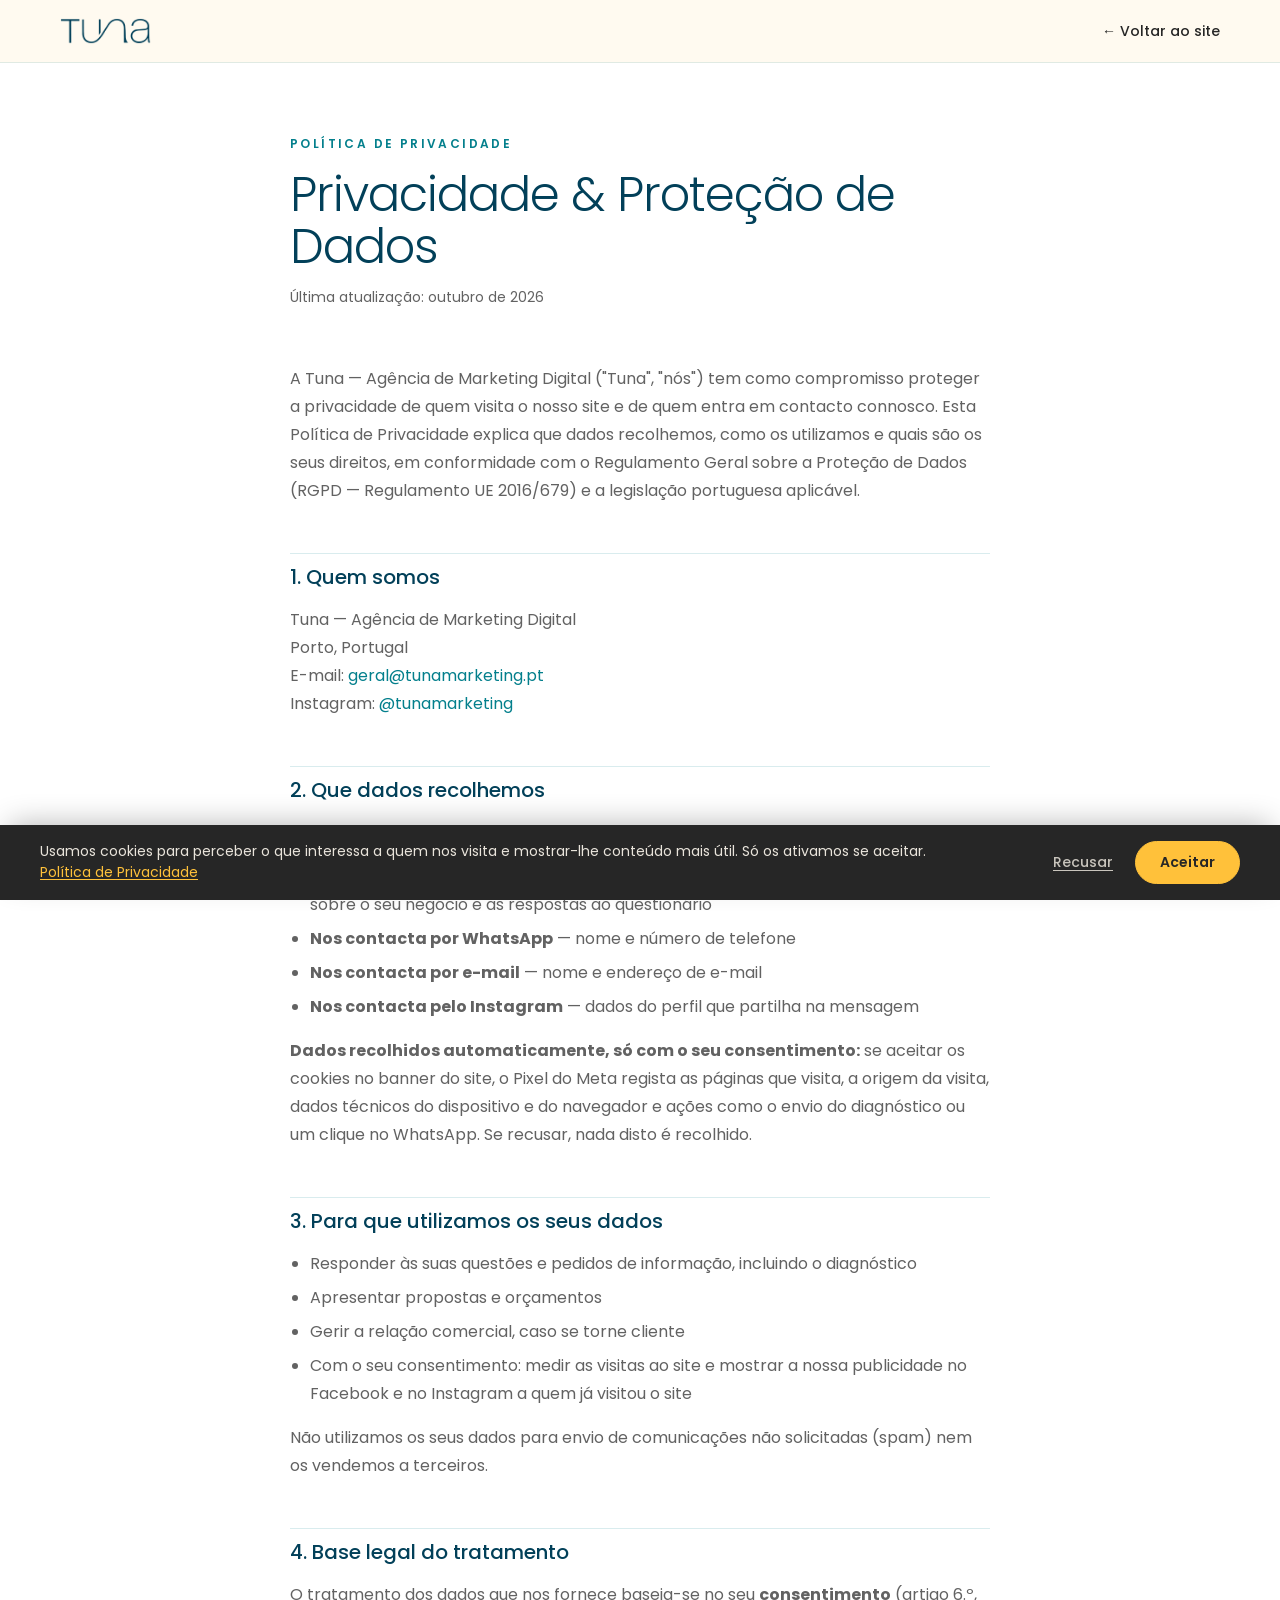
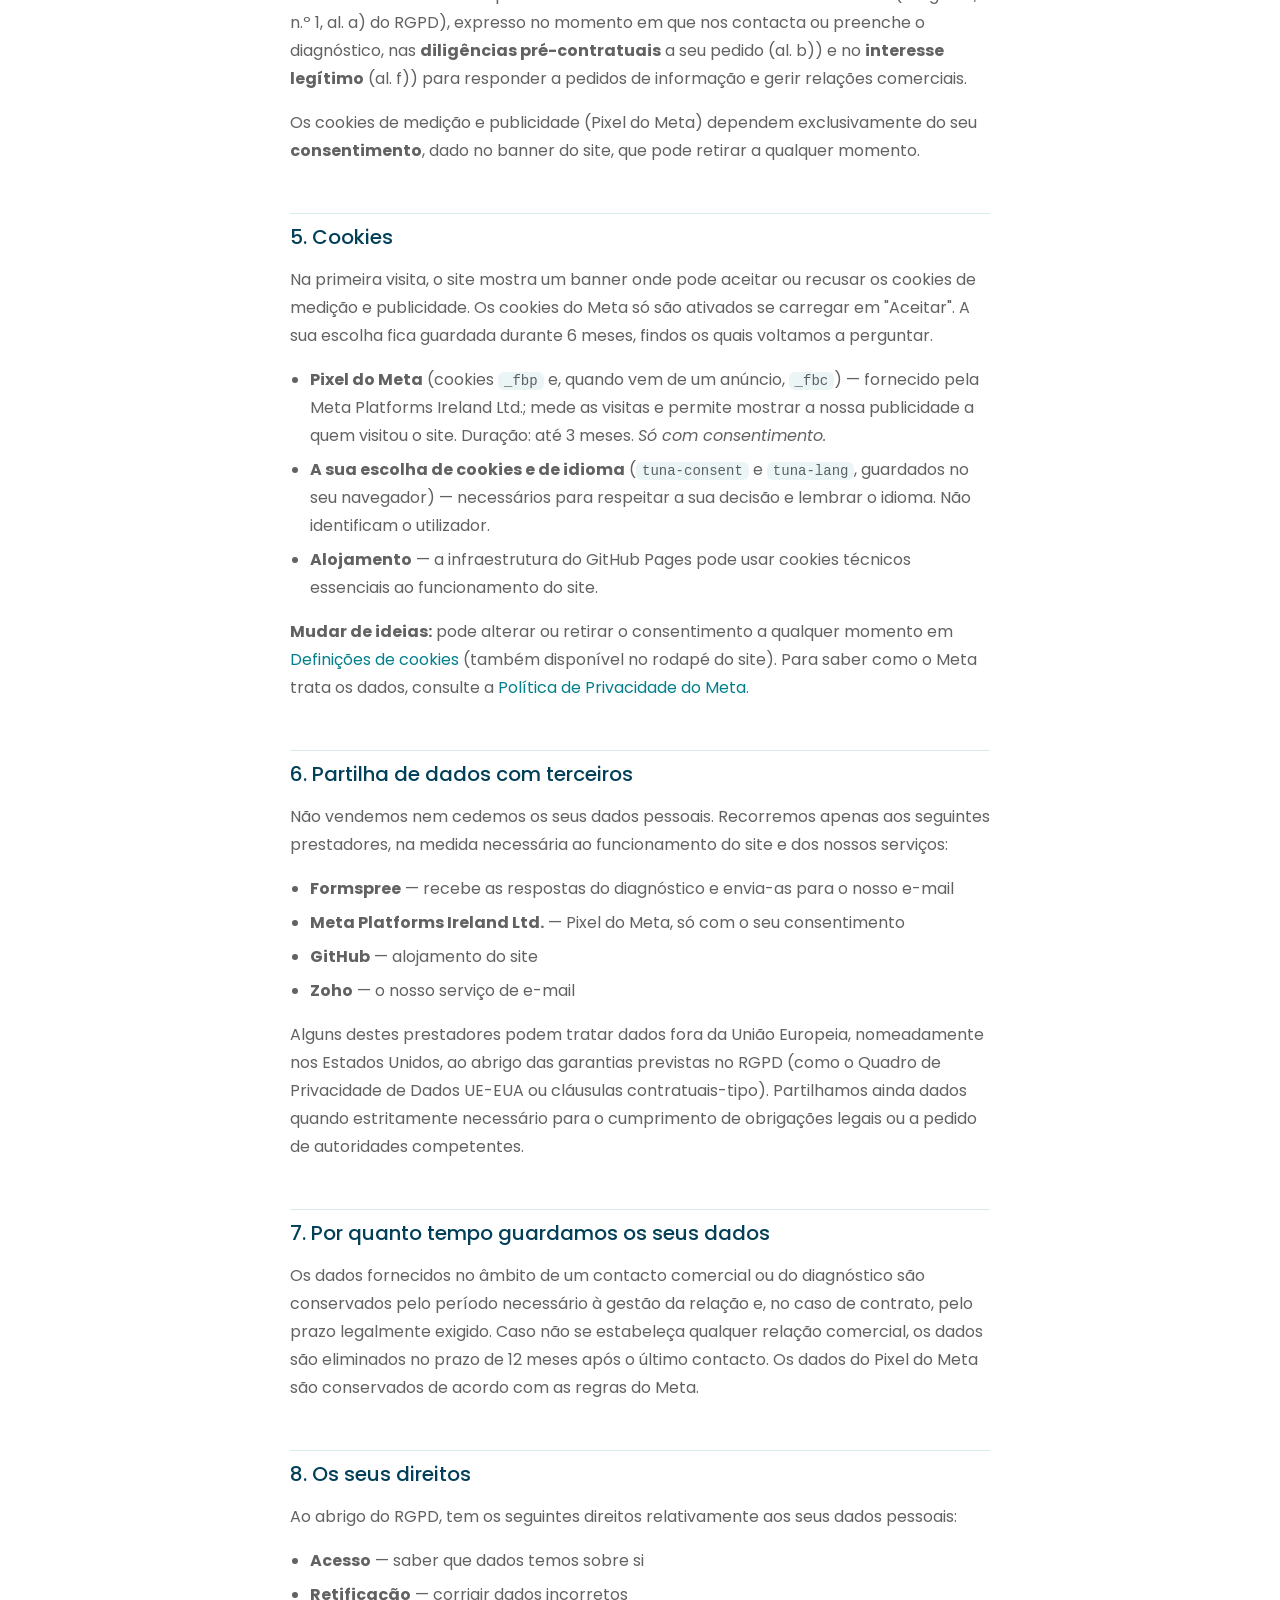
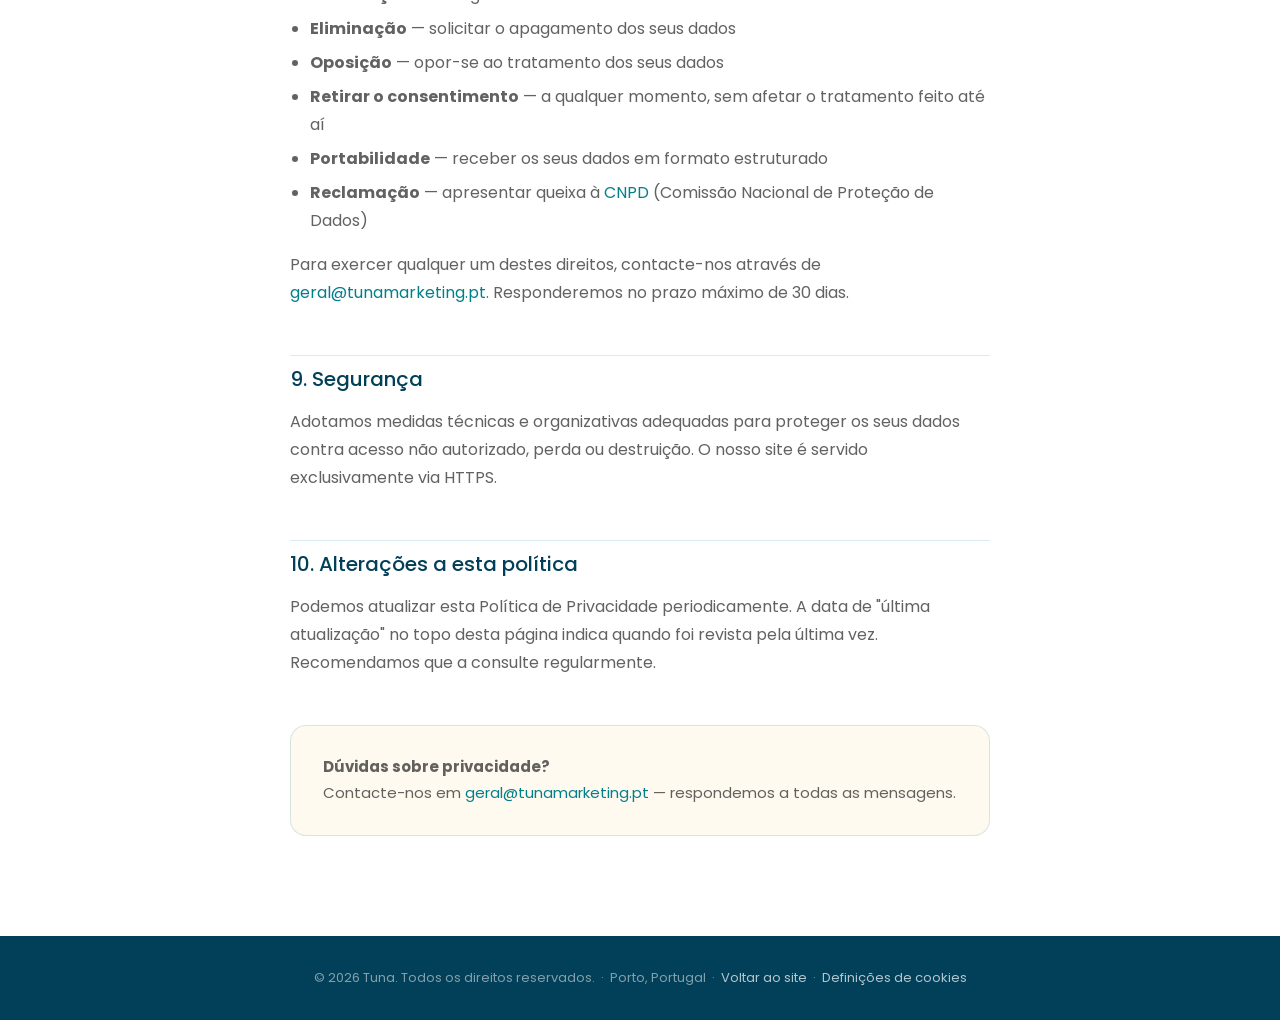
<file: politica-de-privacidade.html>
<!DOCTYPE html>
<html lang="pt">
<head>
<meta charset="utf-8">
<meta name="viewport" content="width=device-width, initial-scale=1">
<title>Política de Privacidade | Tuna</title>
<link rel="icon" href="/favicon.ico" sizes="any">
<link rel="icon" type="image/png" sizes="32x32" href="/assets/favicon-32.png">
<link rel="apple-touch-icon" href="/assets/apple-touch-icon.png">
<meta name="description" content="Política de Privacidade da Tuna — Agência de Marketing Digital, Porto.">
<link rel="preconnect" href="https://fonts.googleapis.com">
<link rel="preconnect" href="https://fonts.gstatic.com" crossorigin>
<link href="https://fonts.googleapis.com/css2?family=Poppins:wght@300;400;500;600;700&display=swap" rel="stylesheet">
<style>
  *{box-sizing:border-box;}
  html{scroll-behavior:smooth;}
  body{margin:0;font-family:'Poppins',sans-serif;color:#262626;background:#fff;}
  a{color:#037f8c;text-decoration:none;}
  a:hover{text-decoration:underline;}

  .site-header{position:sticky;top:0;z-index:50;background:rgba(255,250,239,.92);backdrop-filter:blur(14px);-webkit-backdrop-filter:blur(14px);border-bottom:1px solid rgba(3,127,140,.12);}
  .header-inner{max-width:1240px;margin:0 auto;padding:18px 40px;display:flex;align-items:center;justify-content:space-between;}
  .header-inner img{height:26px;width:auto;display:block;}
  .header-inner a.back{font-size:14px;font-weight:500;color:#262626;display:flex;align-items:center;gap:6px;transition:color .2s;}
  .header-inner a.back:hover{color:#037f8c;text-decoration:none;}

  .wrap{max-width:780px;margin:0 auto;padding:72px 40px 100px;}
  .eyebrow{font-size:12px;letter-spacing:.2em;text-transform:uppercase;font-weight:600;color:#037f8c;margin-bottom:16px;}
  h1{font-family:'Poppins',sans-serif;font-weight:300;font-size:clamp(2rem,4vw,3rem);line-height:1.08;letter-spacing:-.02em;margin:0 0 12px;color:#024059;}
  .updated{font-size:14px;color:rgba(38,38,38,.72);margin-bottom:56px;}
  h2{font-family:'Poppins',sans-serif;font-weight:500;font-size:1.25rem;margin:48px 0 14px;color:#024059;padding-top:8px;border-top:1px solid rgba(3,127,140,.15);}
  p,li{font-size:16px;line-height:1.75;color:rgba(38,38,38,.72);margin:0 0 16px;}
  ul{padding-left:20px;margin:0 0 16px;}
  li{margin-bottom:6px;}
  .contact-box{background:#fffaef;border:1px solid rgba(3,127,140,.16);border-radius:16px;padding:28px 32px;margin-top:48px;}
  .contact-box p{margin:0;font-size:15px;}
  code{font-size:14px;background:rgba(3,127,140,.08);padding:1px 6px;border-radius:6px;}

  footer{background:#024059;padding:32px 40px;text-align:center;font-size:13px;color:rgba(255,255,255,.5);}
  footer a{color:rgba(255,255,255,.7);}
  footer a:hover{color:#fff;}

  @media(max-width:600px){
    .wrap{padding:48px 22px 72px;}
    .header-inner{padding:16px 22px;}
  }
</style>
</head>
<body>

<header class="site-header">
  <div class="header-inner">
    <a href="/"><img src="assets/tuna-logo-petroleo.png" alt="Tuna"></a>
    <a href="/" class="back">← Voltar ao site</a>
  </div>
</header>

<main class="wrap">
  <div class="eyebrow">Política de Privacidade</div>
  <h1>Privacidade &amp; Proteção de Dados</h1>
  <p class="updated">Última atualização: outubro de 2026</p>

  <p>A Tuna — Agência de Marketing Digital ("Tuna", "nós") tem como compromisso proteger a privacidade de quem visita o nosso site e de quem entra em contacto connosco. Esta Política de Privacidade explica que dados recolhemos, como os utilizamos e quais são os seus direitos, em conformidade com o Regulamento Geral sobre a Proteção de Dados (RGPD — Regulamento UE 2016/679) e a legislação portuguesa aplicável.</p>

  <h2>1. Quem somos</h2>
  <p>Tuna — Agência de Marketing Digital<br>
  Porto, Portugal<br>
  E-mail: <a href="mailto:geral@tunamarketing.pt">geral@tunamarketing.pt</a><br>
  Instagram: <a href="https://instagram.com/tunamarketing" target="_blank" rel="noopener">@tunamarketing</a></p>

  <h2>2. Que dados recolhemos</h2>
  <p><strong>Dados que nos fornece voluntariamente</strong>, quando:</p>
  <ul>
    <li><strong>Preenche o diagnóstico gratuito</strong> — nome, contactos (e-mail e/ou telefone), dados sobre o seu negócio e as respostas ao questionário</li>
    <li><strong>Nos contacta por WhatsApp</strong> — nome e número de telefone</li>
    <li><strong>Nos contacta por e-mail</strong> — nome e endereço de e-mail</li>
    <li><strong>Nos contacta pelo Instagram</strong> — dados do perfil que partilha na mensagem</li>
  </ul>
  <p><strong>Dados recolhidos automaticamente, só com o seu consentimento:</strong> se aceitar os cookies no banner do site, o Pixel do Meta regista as páginas que visita, a origem da visita, dados técnicos do dispositivo e do navegador e ações como o envio do diagnóstico ou um clique no WhatsApp. Se recusar, nada disto é recolhido.</p>

  <h2>3. Para que utilizamos os seus dados</h2>
  <ul>
    <li>Responder às suas questões e pedidos de informação, incluindo o diagnóstico</li>
    <li>Apresentar propostas e orçamentos</li>
    <li>Gerir a relação comercial, caso se torne cliente</li>
    <li>Com o seu consentimento: medir as visitas ao site e mostrar a nossa publicidade no Facebook e no Instagram a quem já visitou o site</li>
  </ul>
  <p>Não utilizamos os seus dados para envio de comunicações não solicitadas (spam) nem os vendemos a terceiros.</p>

  <h2>4. Base legal do tratamento</h2>
  <p>O tratamento dos dados que nos fornece baseia-se no seu <strong>consentimento</strong> (artigo 6.º, n.º 1, al. a) do RGPD), expresso no momento em que nos contacta ou preenche o diagnóstico, nas <strong>diligências pré-contratuais</strong> a seu pedido (al. b)) e no <strong>interesse legítimo</strong> (al. f)) para responder a pedidos de informação e gerir relações comerciais.</p>
  <p>Os cookies de medição e publicidade (Pixel do Meta) dependem exclusivamente do seu <strong>consentimento</strong>, dado no banner do site, que pode retirar a qualquer momento.</p>

  <h2 id="cookies">5. Cookies</h2>
  <p>Na primeira visita, o site mostra um banner onde pode aceitar ou recusar os cookies de medição e publicidade. Os cookies do Meta só são ativados se carregar em "Aceitar". A sua escolha fica guardada durante 6 meses, findos os quais voltamos a perguntar.</p>
  <ul>
    <li><strong>Pixel do Meta</strong> (cookies <code>_fbp</code> e, quando vem de um anúncio, <code>_fbc</code>) — fornecido pela Meta Platforms Ireland Ltd.; mede as visitas e permite mostrar a nossa publicidade a quem visitou o site. Duração: até 3 meses. <em>Só com consentimento.</em></li>
    <li><strong>A sua escolha de cookies e de idioma</strong> (<code>tuna-consent</code> e <code>tuna-lang</code>, guardados no seu navegador) — necessários para respeitar a sua decisão e lembrar o idioma. Não identificam o utilizador.</li>
    <li><strong>Alojamento</strong> — a infraestrutura do GitHub Pages pode usar cookies técnicos essenciais ao funcionamento do site.</li>
  </ul>
  <p><strong>Mudar de ideias:</strong> pode alterar ou retirar o consentimento a qualquer momento em <a href="#" data-cookie-settings>Definições de cookies</a> (também disponível no rodapé do site). Para saber como o Meta trata os dados, consulte a <a href="https://www.facebook.com/privacy/policy/" target="_blank" rel="noopener">Política de Privacidade do Meta</a>.</p>

  <h2>6. Partilha de dados com terceiros</h2>
  <p>Não vendemos nem cedemos os seus dados pessoais. Recorremos apenas aos seguintes prestadores, na medida necessária ao funcionamento do site e dos nossos serviços:</p>
  <ul>
    <li><strong>Formspree</strong> — recebe as respostas do diagnóstico e envia-as para o nosso e-mail</li>
    <li><strong>Meta Platforms Ireland Ltd.</strong> — Pixel do Meta, só com o seu consentimento</li>
    <li><strong>GitHub</strong> — alojamento do site</li>
    <li><strong>Zoho</strong> — o nosso serviço de e-mail</li>
  </ul>
  <p>Alguns destes prestadores podem tratar dados fora da União Europeia, nomeadamente nos Estados Unidos, ao abrigo das garantias previstas no RGPD (como o Quadro de Privacidade de Dados UE-EUA ou cláusulas contratuais-tipo). Partilhamos ainda dados quando estritamente necessário para o cumprimento de obrigações legais ou a pedido de autoridades competentes.</p>

  <h2>7. Por quanto tempo guardamos os seus dados</h2>
  <p>Os dados fornecidos no âmbito de um contacto comercial ou do diagnóstico são conservados pelo período necessário à gestão da relação e, no caso de contrato, pelo prazo legalmente exigido. Caso não se estabeleça qualquer relação comercial, os dados são eliminados no prazo de 12 meses após o último contacto. Os dados do Pixel do Meta são conservados de acordo com as regras do Meta.</p>

  <h2>8. Os seus direitos</h2>
  <p>Ao abrigo do RGPD, tem os seguintes direitos relativamente aos seus dados pessoais:</p>
  <ul>
    <li><strong>Acesso</strong> — saber que dados temos sobre si</li>
    <li><strong>Retificação</strong> — corrigir dados incorretos</li>
    <li><strong>Eliminação</strong> — solicitar o apagamento dos seus dados</li>
    <li><strong>Oposição</strong> — opor-se ao tratamento dos seus dados</li>
    <li><strong>Retirar o consentimento</strong> — a qualquer momento, sem afetar o tratamento feito até aí</li>
    <li><strong>Portabilidade</strong> — receber os seus dados em formato estruturado</li>
    <li><strong>Reclamação</strong> — apresentar queixa à <a href="https://www.cnpd.pt" target="_blank" rel="noopener">CNPD</a> (Comissão Nacional de Proteção de Dados)</li>
  </ul>
  <p>Para exercer qualquer um destes direitos, contacte-nos através de <a href="mailto:geral@tunamarketing.pt">geral@tunamarketing.pt</a>. Responderemos no prazo máximo de 30 dias.</p>

  <h2>9. Segurança</h2>
  <p>Adotamos medidas técnicas e organizativas adequadas para proteger os seus dados contra acesso não autorizado, perda ou destruição. O nosso site é servido exclusivamente via HTTPS.</p>

  <h2>10. Alterações a esta política</h2>
  <p>Podemos atualizar esta Política de Privacidade periodicamente. A data de "última atualização" no topo desta página indica quando foi revista pela última vez. Recomendamos que a consulte regularmente.</p>

  <div class="contact-box">
    <p><strong>Dúvidas sobre privacidade?</strong><br>
    Contacte-nos em <a href="mailto:geral@tunamarketing.pt">geral@tunamarketing.pt</a> — respondemos a todas as mensagens.</p>
  </div>
</main>

<footer>
  <span>&copy; 2026 Tuna. Todos os direitos reservados. &nbsp;·&nbsp; Porto, Portugal &nbsp;·&nbsp; <a href="/">Voltar ao site</a> &nbsp;·&nbsp; <a href="#" data-cookie-settings>Definições de cookies</a></span>
</footer>

<script src="/assets/consent.js"></script>
</body>
</html>
</file>
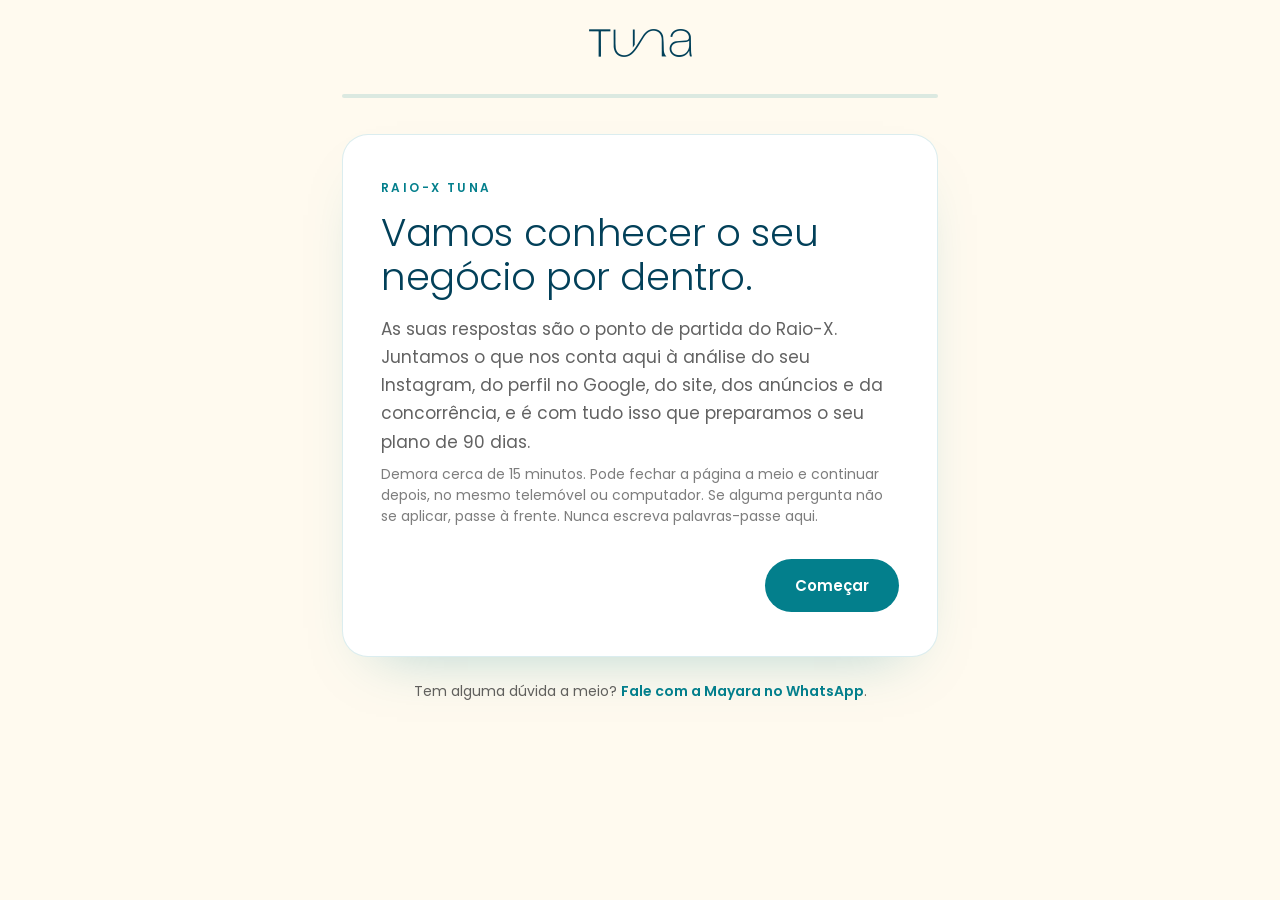
<file: raio-x.html>
<!DOCTYPE html>
<html lang="pt-PT">
<head>
<meta charset="utf-8">
<meta name="viewport" content="width=device-width, initial-scale=1">
<title>Raio-X Tuna | Formulário</title>
<link rel="icon" href="/favicon.ico" sizes="any">
<link rel="icon" type="image/png" sizes="32x32" href="/assets/favicon-32.png">
<link rel="apple-touch-icon" href="/assets/apple-touch-icon.png">
<meta name="description" content="Formulário do Raio-X Tuna: o ponto de partida para prepararmos o plano de 90 dias do seu negócio.">
<meta name="robots" content="noindex,nofollow">
<link rel="preconnect" href="https://fonts.googleapis.com">
<link rel="preconnect" href="https://fonts.gstatic.com" crossorigin>
<link href="https://fonts.googleapis.com/css2?family=Poppins:wght@300;400;500;600;700&display=swap" rel="stylesheet">
<style>
  *{box-sizing:border-box;}
  body{margin:0;font-family:'Poppins',sans-serif;color:#262626;background:#fffaef;min-height:100vh;}
  a{text-decoration:none;color:inherit;}
  img{display:block;}

  .top{display:flex;justify-content:center;padding:28px 22px 0;}
  .top img{height:30px;width:auto;}

  .shell{max-width:640px;margin:0 auto;padding:36px 22px 80px;}

  .progress{height:4px;background:rgba(3,127,140,.14);border-radius:999px;overflow:hidden;margin-bottom:36px;}
  .progress-bar{height:100%;background:#037f8c;border-radius:999px;transition:width .35s ease;width:0%;}

  .card{background:#fff;border:1px solid rgba(3,127,140,.14);border-radius:26px;padding:44px 38px;box-shadow:0 26px 60px -34px rgba(3,127,140,.35);}

  .step{display:none;}
  .step.active{display:block;animation:fadeUp .4s ease both;}
  @keyframes fadeUp{from{opacity:0;transform:translateY(14px);}to{opacity:1;transform:none;}}

  .eyebrow{font-size:12px;letter-spacing:.2em;text-transform:uppercase;font-weight:600;color:#037f8c;margin-bottom:14px;}
  h1.intro-title{font-family:'Poppins',sans-serif;font-weight:300;font-size:clamp(1.8rem,4vw,2.4rem);line-height:1.15;letter-spacing:-.01em;margin:0 0 16px;color:#024059;}
  .intro-lead{font-size:17px;line-height:1.65;color:rgba(38,38,38,.72);margin:0 0 8px;}
  .intro-meta{font-size:14px;color:rgba(38,38,38,.6);margin:0 0 32px;}

  .section-tag{font-family:'Poppins',sans-serif;font-size:12px;font-weight:600;letter-spacing:.08em;text-transform:uppercase;color:rgba(38,38,38,.6);margin:0 0 10px;}
  .step h2{font-family:'Poppins',sans-serif;font-weight:400;font-size:1.5rem;line-height:1.3;margin:0 0 26px;color:#024059;}

  label.field-label{display:block;font-size:13px;font-weight:600;letter-spacing:.04em;color:#024059;text-transform:uppercase;margin:0 0 8px;}
  input[type=text],input[type=email],input[type=tel],textarea{width:100%;font-family:'Poppins',sans-serif;font-size:17px;padding:15px 18px;border-radius:14px;border:1.5px solid rgba(3,127,140,.22);background:#fffaef;color:#024059;transition:border-color .2s,background .2s;}
  textarea{min-height:120px;resize:vertical;line-height:1.5;}
  input:focus,textarea:focus{outline:none;border-color:#037f8c;background:#fff;}
  .field{margin-bottom:20px;}
  .hint{font-size:13px;color:rgba(38,38,38,.6);margin-top:8px;}

  input[type=file]{width:100%;font-family:'Poppins',sans-serif;font-size:14px;padding:14px;border-radius:14px;border:1.5px dashed rgba(3,127,140,.35);background:#fffaef;color:rgba(38,38,38,.72);}

  .choices{display:flex;flex-direction:column;gap:12px;}
  .choice{display:block;position:relative;}
  .choice input{position:absolute;opacity:0;pointer-events:none;}
  .choice .box{display:flex;align-items:center;gap:14px;padding:16px 20px;border-radius:16px;border:1.5px solid rgba(3,127,140,.2);background:#fffaef;cursor:pointer;transition:border-color .2s,background .2s;font-size:16px;color:#262626;}
  .choice .dot{flex:none;width:18px;height:18px;border-radius:50%;border:1.5px solid rgba(3,127,140,.4);display:flex;align-items:center;justify-content:center;}
  .choice .dot::after{content:'';width:9px;height:9px;border-radius:50%;background:#037f8c;opacity:0;transform:scale(.5);transition:opacity .15s,transform .15s;}
  .choice input:checked + .box{border-color:#037f8c;background:#f2f2f2;}
  .choice input:checked + .box .dot::after{opacity:1;transform:scale(1);}
  .choice .box:hover{border-color:#037f8c;}

  .choice.is-check .dot{border-radius:5px;}
  .choice.is-check .dot::after{border-radius:2px;width:8px;height:8px;}

  .actions{display:flex;justify-content:space-between;align-items:center;margin-top:32px;gap:16px;}
  .btn-next{background:#037f8c;color:#fff;padding:15px 30px;border-radius:999px;font-size:15px;font-weight:600;border:none;cursor:pointer;font-family:inherit;transition:background .2s,transform .2s;}
  .btn-next:hover{background:#024059;transform:translateY(-1px);}
  .btn-next:disabled{background:rgba(3,127,140,.35);cursor:not-allowed;transform:none;}
  .btn-back{background:none;border:none;color:rgba(38,38,38,.72);font-size:14px;font-weight:600;cursor:pointer;font-family:inherit;padding:10px;}
  .btn-back:hover{color:#024059;}
  .enter-hint{font-size:12px;color:rgba(38,38,38,.4);margin-top:14px;text-align:right;}
  .optional-tag{font-size:12px;font-weight:400;color:rgba(38,38,38,.4);text-transform:none;letter-spacing:0;margin-left:8px;}

  .note-box{background:rgba(255,193,58,.12);border:1px solid rgba(255,193,58,.6);border-radius:14px;padding:16px 18px;font-size:13.5px;line-height:1.55;color:#262626;margin-bottom:22px;}
  .note-box strong{color:#262626;}

  .step[data-final] .icon-ok{width:56px;height:56px;border-radius:50%;background:#f2f2f2;display:flex;align-items:center;justify-content:center;margin:0 auto 22px;color:#037f8c;}
  .step[data-final] h2{text-align:center;}
  .step[data-final] p{text-align:center;font-size:16px;line-height:1.6;color:rgba(38,38,38,.72);}
  .final-actions{display:flex;justify-content:center;margin-top:26px;}
  .btn-whatsapp{display:inline-flex;align-items:center;gap:10px;background:#fffaef;border:1.5px solid rgba(3,127,140,.22);color:#024059;padding:13px 26px;border-radius:999px;font-size:14px;font-weight:600;}

  .error-msg{display:none;background:#fdeeee;border:1px solid #f3c9c9;color:#a33;padding:14px 18px;border-radius:14px;font-size:14px;margin-top:18px;}
  .error-msg.show{display:block;}

  .whatsapp-alt{text-align:center;margin-top:24px;font-size:14px;color:rgba(38,38,38,.72);}
  .whatsapp-alt a{color:#037f8c;font-weight:600;}

  @media (max-width:560px){
    .card{padding:32px 24px;}
    .actions{flex-direction:column-reverse;align-items:stretch;}
    .btn-next{width:100%;}
    .btn-back{align-self:center;}
  }
</style>
</head>
<body>

<div class="top">
  <a href="/"><img src="assets/tuna-logo-petroleo.png" alt="Tuna"></a>
</div>

<div class="shell">
  <div class="progress"><div class="progress-bar" id="progressBar"></div></div>

  <div class="card">
    <form id="raioxForm" novalidate>

      <div class="step active" data-step="intro">
        <div class="eyebrow">Raio-X Tuna</div>
        <h1 class="intro-title">Vamos conhecer o seu negócio por dentro.</h1>
        <p class="intro-lead">As suas respostas são o ponto de partida do Raio-X. Juntamos o que nos conta aqui à análise do seu Instagram, do perfil no Google, do site, dos anúncios e da concorrência, e é com tudo isso que preparamos o seu plano de 90 dias.</p>
        <p class="intro-meta">Demora cerca de 15 minutos. Pode fechar a página a meio e continuar depois, no mesmo telemóvel ou computador. Se alguma pergunta não se aplicar, passe à frente. Nunca escreva palavras-passe aqui.</p>
        <div class="actions" style="justify-content:flex-end;flex-direction:column;align-items:flex-end;gap:10px;">
          <button type="button" class="btn-next" id="startBtn">Começar</button>
          <a href="#" id="restartLink" style="display:none;font-size:13px;color:rgba(38,38,38,.6);text-decoration:underline;">Começar do zero</a>
        </div>
      </div>

      <div class="step" data-step="q1">
        <div class="section-tag">1 · O negócio</div>
        <h2>Para começar, quem somos a analisar?</h2>
        <div class="field"><label class="field-label" for="f_negocio_nome">Nome do negócio</label><input type="text" id="f_negocio_nome" name="negocio_nome" required></div><div class="field"><label class="field-label" for="f_responsavel_nome">O seu nome e função</label><input type="text" id="f_responsavel_nome" name="responsavel_nome" placeholder="Ex: Ana, gerente" required></div><div class="field"><label class="field-label" for="f_responsavel_telemovel">Telemóvel / WhatsApp</label><input type="tel" id="f_responsavel_telemovel" name="responsavel_telemovel" required></div><div class="field"><label class="field-label" for="f_responsavel_email">E-mail</label><input type="email" id="f_responsavel_email" name="responsavel_email" required></div><div class="field"><label class="field-label" for="f_negocio_morada">Morada da loja ou do espaço</label><input type="text" id="f_negocio_morada" name="negocio_morada" placeholder="Rua, número e localidade" required></div>
        <div class="actions">
          <button type="button" class="btn-back" data-back>Anterior</button>
          <button type="button" class="btn-next" data-next>Próximo</button>
        </div>
      </div>
      <div class="step" data-step="q2">
        <div class="section-tag">1 · O negócio</div>
        <h2>Conte-nos um pouco da história do negócio.</h2>
        <div class="field"><label class="field-label" for="f_negocio_o_que_faz">Numa frase, o que faz o seu negócio?</label><textarea id="f_negocio_o_que_faz" name="negocio_o_que_faz" required></textarea></div><div class="field"><label class="field-label">Há quanto tempo está aberto?</label><div class="choices" data-radio-group="negocio_tempo"><label class="choice"><input type="radio" name="negocio_tempo" value="Menos de 1 ano" required><span class="box"><span class="dot"></span>Menos de 1 ano</span></label><label class="choice"><input type="radio" name="negocio_tempo" value="1 a 3 anos"><span class="box"><span class="dot"></span>1 a 3 anos</span></label><label class="choice"><input type="radio" name="negocio_tempo" value="3 a 10 anos"><span class="box"><span class="dot"></span>3 a 10 anos</span></label><label class="choice"><input type="radio" name="negocio_tempo" value="Mais de 10 anos"><span class="box"><span class="dot"></span>Mais de 10 anos</span></label></div></div>
        <div class="actions">
          <button type="button" class="btn-back" data-back>Anterior</button>
          <button type="button" class="btn-next" data-next>Próximo</button>
        </div>
      </div>
      <div class="step" data-step="q3">
        <div class="section-tag">1 · O negócio</div>
        <h2>Quantas pessoas trabalham no negócio?</h2>
        <div class="field"><div class="choices" data-radio-group="equipa_tamanho"><label class="choice"><input type="radio" name="equipa_tamanho" value="Só eu" required><span class="box"><span class="dot"></span>Só eu</span></label><label class="choice"><input type="radio" name="equipa_tamanho" value="2 ou 3 pessoas"><span class="box"><span class="dot"></span>2 ou 3 pessoas</span></label><label class="choice"><input type="radio" name="equipa_tamanho" value="4 a 10 pessoas"><span class="box"><span class="dot"></span>4 a 10 pessoas</span></label><label class="choice"><input type="radio" name="equipa_tamanho" value="Mais de 10 pessoas"><span class="box"><span class="dot"></span>Mais de 10 pessoas</span></label></div></div><div class="field"><label class="field-label" for="f_equipa_funcoes">Quem faz o quê? <span class="optional-tag">(opcional)</span></label><textarea id="f_equipa_funcoes" name="equipa_funcoes" placeholder="Ex: eu trato do atendimento e das compras, a Ana faz os exames..."></textarea></div>
        <div class="actions">
          <button type="button" class="btn-back" data-back>Anterior</button>
          <button type="button" class="btn-next" data-next>Próximo</button>
        </div>
      </div>
      <div class="step" data-step="q4">
        <div class="section-tag">1 · O negócio</div>
        <h2>O seu negócio é independente ou faz parte de uma rede?</h2>
        <div class="field"><div class="choices" data-radio-group="rede_tipo"><label class="choice"><input type="radio" name="rede_tipo" value="Independente" required><span class="box"><span class="dot"></span>Independente</span></label><label class="choice"><input type="radio" name="rede_tipo" value="Franquia ou loja de uma rede"><span class="box"><span class="dot"></span>Franquia ou loja de uma rede</span></label></div></div><div class="field"><label class="field-label" for="f_rede_nome">Se faz parte de uma rede, qual? <span class="optional-tag">(opcional)</span></label><input type="text" id="f_rede_nome" name="rede_nome"></div>
        <div class="actions">
          <button type="button" class="btn-back" data-back>Anterior</button>
          <button type="button" class="btn-next" data-next>Próximo</button>
        </div>
      </div>
      <div class="step" data-step="q5" data-if="rede_tipo=Franquia ou loja de uma rede">
        <div class="section-tag">1 · A rede e a sua loja</div>
        <h2>O que é que a rede já faz pelo marketing da sua loja?</h2>
        <div class="field"><label class="field-label">Pode escolher várias</label><div class="choices is-checkbox" data-checkbox-group="rede_envia" data-required><label class="choice is-check"><input type="checkbox" name="rede_envia" value="Publicações e artes para as redes sociais"><span class="box"><span class="dot"></span>Publicações e artes para as redes sociais</span></label><label class="choice is-check"><input type="checkbox" name="rede_envia" value="Campanhas e promoções nacionais"><span class="box"><span class="dot"></span>Campanhas e promoções nacionais</span></label><label class="choice is-check"><input type="checkbox" name="rede_envia" value="Material para a loja (montra, cartazes, folhetos)"><span class="box"><span class="dot"></span>Material para a loja (montra, cartazes, folhetos)</span></label><label class="choice is-check"><input type="checkbox" name="rede_envia" value="Anúncios pagos feitos pela rede"><span class="box"><span class="dot"></span>Anúncios pagos feitos pela rede</span></label><label class="choice is-check"><input type="checkbox" name="rede_envia" value="Página nacional no Instagram ou no Facebook"><span class="box"><span class="dot"></span>Página nacional no Instagram ou no Facebook</span></label><label class="choice is-check"><input type="checkbox" name="rede_envia" value="Site com uma página da sua loja"><span class="box"><span class="dot"></span>Site com uma página da sua loja</span></label></div><div class="field" style="margin-top:12px;"><input type="text" id="f_rede_envia_outro" name="rede_envia_outro" placeholder="Outro (opcional)"></div></div><div class="field"><label class="field-label" for="f_rede_material_uso">Com que frequência chega esse material, e costuma usá-lo? <span class="optional-tag">(opcional)</span></label><textarea id="f_rede_material_uso" name="rede_material_uso"></textarea></div>
        <div class="actions">
          <button type="button" class="btn-back" data-back>Anterior</button>
          <button type="button" class="btn-next" data-next>Próximo</button>
        </div>
      </div>
      <div class="step" data-step="q6" data-if="rede_tipo=Franquia ou loja de uma rede">
        <div class="section-tag">1 · A rede e a sua loja</div>
        <h2>Que liberdade tem para fazer marketing só da sua loja?</h2>
        <div class="field"><label class="field-label">A loja pode ter Instagram e Facebook próprios?</label><div class="choices" data-radio-group="rede_redes_proprias"><label class="choice"><input type="radio" name="rede_redes_proprias" value="Sim, e já temos" required><span class="box"><span class="dot"></span>Sim, e já temos</span></label><label class="choice"><input type="radio" name="rede_redes_proprias" value="Sim, mas ainda não temos"><span class="box"><span class="dot"></span>Sim, mas ainda não temos</span></label><label class="choice"><input type="radio" name="rede_redes_proprias" value="Não, só existe a página da rede"><span class="box"><span class="dot"></span>Não, só existe a página da rede</span></label><label class="choice"><input type="radio" name="rede_redes_proprias" value="Não sei"><span class="box"><span class="dot"></span>Não sei</span></label></div></div><div class="field"><label class="field-label">Pode publicar conteúdo próprio, com a sua equipa e a sua loja?</label><div class="choices" data-radio-group="rede_conteudo_proprio"><label class="choice"><input type="radio" name="rede_conteudo_proprio" value="Sim, à vontade" required><span class="box"><span class="dot"></span>Sim, à vontade</span></label><label class="choice"><input type="radio" name="rede_conteudo_proprio" value="Sim, mas a rede tem de aprovar"><span class="box"><span class="dot"></span>Sim, mas a rede tem de aprovar</span></label><label class="choice"><input type="radio" name="rede_conteudo_proprio" value="Só podemos usar o material da rede"><span class="box"><span class="dot"></span>Só podemos usar o material da rede</span></label><label class="choice"><input type="radio" name="rede_conteudo_proprio" value="Não sei"><span class="box"><span class="dot"></span>Não sei</span></label></div></div><div class="field"><label class="field-label">Pode fazer anúncios pagos em nome da loja?</label><div class="choices" data-radio-group="rede_anuncios_proprios"><label class="choice"><input type="radio" name="rede_anuncios_proprios" value="Sim, à vontade" required><span class="box"><span class="dot"></span>Sim, à vontade</span></label><label class="choice"><input type="radio" name="rede_anuncios_proprios" value="Sim, mas a rede tem de aprovar"><span class="box"><span class="dot"></span>Sim, mas a rede tem de aprovar</span></label><label class="choice"><input type="radio" name="rede_anuncios_proprios" value="Não"><span class="box"><span class="dot"></span>Não</span></label><label class="choice"><input type="radio" name="rede_anuncios_proprios" value="Não sei"><span class="box"><span class="dot"></span>Não sei</span></label></div></div><div class="field"><label class="field-label">Pode criar promoções ou campanhas só da sua loja?</label><div class="choices" data-radio-group="rede_promocoes_proprias"><label class="choice"><input type="radio" name="rede_promocoes_proprias" value="Sim, à vontade" required><span class="box"><span class="dot"></span>Sim, à vontade</span></label><label class="choice"><input type="radio" name="rede_promocoes_proprias" value="Sim, mas a rede tem de aprovar"><span class="box"><span class="dot"></span>Sim, mas a rede tem de aprovar</span></label><label class="choice"><input type="radio" name="rede_promocoes_proprias" value="Não"><span class="box"><span class="dot"></span>Não</span></label><label class="choice"><input type="radio" name="rede_promocoes_proprias" value="Não sei"><span class="box"><span class="dot"></span>Não sei</span></label></div></div>
        <div class="actions">
          <button type="button" class="btn-back" data-back>Anterior</button>
          <button type="button" class="btn-next" data-next>Próximo</button>
        </div>
      </div>
      <div class="step" data-step="q7" data-if="rede_tipo=Franquia ou loja de uma rede">
        <div class="section-tag">1 · A rede e a sua loja</div>
        <h2>Que regras da rede temos de respeitar?</h2>
        <div class="field"><textarea id="f_rede_regras" name="rede_regras" placeholder="Ex: manual de marca, cores e logótipo, preços que não se podem publicar, temas ou parceiros proibidos"></textarea></div><div class="field"><label class="field-label" for="f_rede_aprovacao">Quem trata do marketing na rede, e como se pede uma aprovação? <span class="optional-tag">(opcional)</span></label><textarea id="f_rede_aprovacao" name="rede_aprovacao"></textarea></div><div class="field"><label class="field-label" for="f_rede_o_que_falta">O que gostava de fazer na sua loja que o material da rede não cobre? <span class="optional-tag">(opcional)</span></label><textarea id="f_rede_o_que_falta" name="rede_o_que_falta" placeholder="É aqui que a sua loja se pode destacar das outras da mesma rede"></textarea></div>
        <div class="actions">
          <button type="button" class="btn-back" data-back>Anterior</button>
          <button type="button" class="btn-next" data-next>Próximo</button>
        </div>
      </div>
      <div class="step" data-step="q8">
        <div class="section-tag">2 · O que vende</div>
        <h2>Quais são os produtos ou serviços que mais vende?</h2>
        <div class="field"><textarea id="f_produtos_mais_vendidos" name="produtos_mais_vendidos" placeholder="Os 3 principais, por ordem de importância" required></textarea></div><div class="field"><label class="field-label" for="f_produtos_a_crescer">E qual gostaria de vender mais? (o que dá mais margem ou mais o distingue) <span class="optional-tag">(opcional)</span></label><textarea id="f_produtos_a_crescer" name="produtos_a_crescer"></textarea></div>
        <div class="actions">
          <button type="button" class="btn-back" data-back>Anterior</button>
          <button type="button" class="btn-next" data-next>Próximo</button>
        </div>
      </div>
      <div class="step" data-step="q9">
        <div class="section-tag">2 · O que vende</div>
        <h2>Quanto vale, em média, uma venda?</h2>
        <div class="field"><label class="field-label" for="f_ticket_medio">Valor médio que um cliente gasta por visita <span class="optional-tag">(opcional)</span></label><input type="text" id="f_ticket_medio" name="ticket_medio" placeholder="Ex: 180 €"></div><div class="field"><label class="field-label" for="f_cliente_regressa">Os clientes costumam voltar? De quanto em quanto tempo? <span class="optional-tag">(opcional)</span></label><textarea id="f_cliente_regressa" name="cliente_regressa" placeholder="Ex: a maioria volta de 2 em 2 anos para trocar de óculos"></textarea></div>
        <div class="actions">
          <button type="button" class="btn-back" data-back>Anterior</button>
          <button type="button" class="btn-next" data-next>Próximo</button>
        </div>
      </div>
      <div class="step" data-step="q10">
        <div class="section-tag">3 · Os seus clientes</div>
        <h2>Quem é o seu cliente típico?</h2>
        <div class="field"><textarea id="f_cliente_tipico" name="cliente_tipico" placeholder="Idade, de onde vem, o que procura, como decide" required></textarea></div><div class="field"><label class="field-label" for="f_cliente_porque_escolhe">Porque é que os clientes o escolhem a si e não a outro?</label><textarea id="f_cliente_porque_escolhe" name="cliente_porque_escolhe" required></textarea></div>
        <div class="actions">
          <button type="button" class="btn-back" data-back>Anterior</button>
          <button type="button" class="btn-next" data-next>Próximo</button>
        </div>
      </div>
      <div class="step" data-step="q11">
        <div class="section-tag">3 · Os seus clientes</div>
        <h2>Como é que os clientes novos chegam até si?</h2>
        <div class="field"><label class="field-label">Pode escolher várias</label><div class="choices is-checkbox" data-checkbox-group="origem_clientes" data-required><label class="choice is-check"><input type="checkbox" name="origem_clientes" value="Passam na rua e entram"><span class="box"><span class="dot"></span>Passam na rua e entram</span></label><label class="choice is-check"><input type="checkbox" name="origem_clientes" value="Indicação de outros clientes"><span class="box"><span class="dot"></span>Indicação de outros clientes</span></label><label class="choice is-check"><input type="checkbox" name="origem_clientes" value="Pesquisa no Google ou no Google Maps"><span class="box"><span class="dot"></span>Pesquisa no Google ou no Google Maps</span></label><label class="choice is-check"><input type="checkbox" name="origem_clientes" value="Instagram"><span class="box"><span class="dot"></span>Instagram</span></label><label class="choice is-check"><input type="checkbox" name="origem_clientes" value="Facebook"><span class="box"><span class="dot"></span>Facebook</span></label><label class="choice is-check"><input type="checkbox" name="origem_clientes" value="Site"><span class="box"><span class="dot"></span>Site</span></label><label class="choice is-check"><input type="checkbox" name="origem_clientes" value="Anúncios pagos"><span class="box"><span class="dot"></span>Anúncios pagos</span></label><label class="choice is-check"><input type="checkbox" name="origem_clientes" value="Acordos, convenções ou seguros"><span class="box"><span class="dot"></span>Acordos, convenções ou seguros</span></label></div><div class="field" style="margin-top:12px;"><input type="text" id="f_origem_clientes_outro" name="origem_clientes_outro" placeholder="Outro (opcional)"></div></div><div class="field"><label class="field-label" for="f_clientes_novos_mes">Mais ou menos quantos clientes novos recebe por mês? <span class="optional-tag">(opcional)</span></label><input type="text" id="f_clientes_novos_mes" name="clientes_novos_mes" placeholder="Ex: 20 a 30"></div>
        <div class="actions">
          <button type="button" class="btn-back" data-back>Anterior</button>
          <button type="button" class="btn-next" data-next>Próximo</button>
        </div>
      </div>
      <div class="step" data-step="q12">
        <div class="section-tag">3 · Os seus clientes</div>
        <h2>Que dúvidas ou objeções ouve mais vezes antes de alguém comprar?</h2>
        <div class="field"><textarea id="f_objecoes" name="objecoes" placeholder="Ex: &quot;é caro&quot;, &quot;vou pensar&quot;, &quot;na loja X é mais barato&quot;, &quot;demora quanto tempo?&quot;" required></textarea></div>
        <div class="actions">
          <button type="button" class="btn-back" data-back>Anterior</button>
          <button type="button" class="btn-next" data-next>Próximo</button>
        </div>
      </div>
      <div class="step" data-step="q13">
        <div class="section-tag">4 · Contacto e atendimento</div>
        <h2>Por onde é que os clientes o contactam?</h2>
        <div class="field"><label class="field-label">Pode escolher várias</label><div class="choices is-checkbox" data-checkbox-group="canais_contacto" data-required><label class="choice is-check"><input type="checkbox" name="canais_contacto" value="Telefone"><span class="box"><span class="dot"></span>Telefone</span></label><label class="choice is-check"><input type="checkbox" name="canais_contacto" value="WhatsApp"><span class="box"><span class="dot"></span>WhatsApp</span></label><label class="choice is-check"><input type="checkbox" name="canais_contacto" value="Mensagens no Instagram ou no Facebook"><span class="box"><span class="dot"></span>Mensagens no Instagram ou no Facebook</span></label><label class="choice is-check"><input type="checkbox" name="canais_contacto" value="E-mail"><span class="box"><span class="dot"></span>E-mail</span></label><label class="choice is-check"><input type="checkbox" name="canais_contacto" value="Só ao balcão"><span class="box"><span class="dot"></span>Só ao balcão</span></label><label class="choice is-check"><input type="checkbox" name="canais_contacto" value="Marcação online"><span class="box"><span class="dot"></span>Marcação online</span></label></div></div><div class="field"><label class="field-label" for="f_quem_responde">Quem responde às mensagens?</label><input type="text" id="f_quem_responde" name="quem_responde" placeholder="Ex: eu, a equipa da loja..." required></div><div class="field"><label class="field-label">Em quanto tempo costumam responder?</label><div class="choices" data-radio-group="tempo_resposta"><label class="choice"><input type="radio" name="tempo_resposta" value="No próprio momento ou em menos de 1 hora" required><span class="box"><span class="dot"></span>No próprio momento ou em menos de 1 hora</span></label><label class="choice"><input type="radio" name="tempo_resposta" value="No mesmo dia"><span class="box"><span class="dot"></span>No mesmo dia</span></label><label class="choice"><input type="radio" name="tempo_resposta" value="No dia seguinte"><span class="box"><span class="dot"></span>No dia seguinte</span></label><label class="choice"><input type="radio" name="tempo_resposta" value="Às vezes ficam por responder"><span class="box"><span class="dot"></span>Às vezes ficam por responder</span></label></div></div>
        <div class="actions">
          <button type="button" class="btn-back" data-back>Anterior</button>
          <button type="button" class="btn-next" data-next>Próximo</button>
        </div>
      </div>
      <div class="step" data-step="q14">
        <div class="section-tag">5 · Presença online</div>
        <h2>Onde é que o seu negócio está online?</h2>
        <div class="field"><label class="field-label" for="f_instagram">Instagram <span class="optional-tag">(opcional)</span></label><input type="text" id="f_instagram" name="instagram" placeholder="@"></div><div class="field"><label class="field-label" for="f_facebook">Facebook <span class="optional-tag">(opcional)</span></label><input type="text" id="f_facebook" name="facebook" placeholder="Nome ou link da página"></div><div class="field"><label class="field-label" for="f_site">Site <span class="optional-tag">(opcional)</span></label><input type="text" id="f_site" name="site" placeholder="www."></div><div class="field"><label class="field-label" for="f_google_nome">Nome exato do negócio no Google (Perfil da Empresa / Google Maps) <span class="optional-tag">(opcional)</span></label><input type="text" id="f_google_nome" name="google_nome"></div><div class="field"><label class="field-label" for="f_outras_redes">Outras redes <span class="optional-tag">(opcional)</span></label><input type="text" id="f_outras_redes" name="outras_redes" placeholder="Ex: TikTok, YouTube"></div>
        <div class="actions">
          <button type="button" class="btn-back" data-back>Anterior</button>
          <button type="button" class="btn-next" data-next>Próximo</button>
        </div>
      </div>
      <div class="step" data-step="q15">
        <div class="section-tag">5 · Presença online</div>
        <h2>Quem trata hoje das redes sociais?</h2>
        <div class="field"><div class="choices" data-radio-group="redes_quem"><label class="choice"><input type="radio" name="redes_quem" value="Eu próprio" required><span class="box"><span class="dot"></span>Eu próprio</span></label><label class="choice"><input type="radio" name="redes_quem" value="Alguém da equipa"><span class="box"><span class="dot"></span>Alguém da equipa</span></label><label class="choice"><input type="radio" name="redes_quem" value="Uma agência ou freelancer"><span class="box"><span class="dot"></span>Uma agência ou freelancer</span></label><label class="choice"><input type="radio" name="redes_quem" value="Ninguém, estão paradas"><span class="box"><span class="dot"></span>Ninguém, estão paradas</span></label></div></div><div class="field"><label class="field-label">Com que frequência publicam?</label><div class="choices" data-radio-group="redes_frequencia"><label class="choice"><input type="radio" name="redes_frequencia" value="Várias vezes por semana" required><span class="box"><span class="dot"></span>Várias vezes por semana</span></label><label class="choice"><input type="radio" name="redes_frequencia" value="Uma vez por semana"><span class="box"><span class="dot"></span>Uma vez por semana</span></label><label class="choice"><input type="radio" name="redes_frequencia" value="Algumas vezes por mês"><span class="box"><span class="dot"></span>Algumas vezes por mês</span></label><label class="choice"><input type="radio" name="redes_frequencia" value="Quase nunca"><span class="box"><span class="dot"></span>Quase nunca</span></label></div></div>
        <div class="actions">
          <button type="button" class="btn-back" data-back>Anterior</button>
          <button type="button" class="btn-next" data-next>Próximo</button>
        </div>
      </div>
      <div class="step" data-step="q16">
        <div class="section-tag">5 · Presença online</div>
        <h2>Já fizeram anúncios pagos?</h2>
        <div class="field"><div class="choices" data-radio-group="anuncios"><label class="choice"><input type="radio" name="anuncios" value="Sim, temos anúncios ativos" required><span class="box"><span class="dot"></span>Sim, temos anúncios ativos</span></label><label class="choice"><input type="radio" name="anuncios" value="Já fizemos, mas parámos"><span class="box"><span class="dot"></span>Já fizemos, mas parámos</span></label><label class="choice"><input type="radio" name="anuncios" value="Só usámos o botão &quot;Promover&quot; do Instagram"><span class="box"><span class="dot"></span>Só usámos o botão &quot;Promover&quot; do Instagram</span></label><label class="choice"><input type="radio" name="anuncios" value="Nunca fizemos"><span class="box"><span class="dot"></span>Nunca fizemos</span></label></div></div><div class="field"><label class="field-label" for="f_anuncios_detalhe">Se já fizeram: onde, quanto investiam por mês e o que acharam do resultado <span class="optional-tag">(opcional)</span></label><textarea id="f_anuncios_detalhe" name="anuncios_detalhe"></textarea></div>
        <div class="actions">
          <button type="button" class="btn-back" data-back>Anterior</button>
          <button type="button" class="btn-next" data-next>Próximo</button>
        </div>
      </div>
      <div class="step" data-step="q17">
        <div class="section-tag">6 · Concorrência</div>
        <h2>Quem são os concorrentes que mais o preocupam?</h2>
        <div class="field"><textarea id="f_concorrentes" name="concorrentes" placeholder="2 ou 3 nomes, com a localidade" required></textarea></div><div class="field"><label class="field-label" for="f_concorrentes_fazem_bem">O que acha que eles fazem bem? <span class="optional-tag">(opcional)</span></label><textarea id="f_concorrentes_fazem_bem" name="concorrentes_fazem_bem"></textarea></div>
        <div class="actions">
          <button type="button" class="btn-back" data-back>Anterior</button>
          <button type="button" class="btn-next" data-next>Próximo</button>
        </div>
      </div>
      <div class="step" data-step="q18">
        <div class="section-tag">7 · Objetivos</div>
        <h2>O que gostava que mudasse nos próximos 90 dias?</h2>
        <div class="field"><textarea id="f_objetivo_90_dias" name="objetivo_90_dias" placeholder="Ex: mais marcações de exames, mais gente a conhecer a loja, vender mais lentes de contacto..." required></textarea></div><div class="field"><label class="field-label" for="f_maior_obstaculo">E qual é hoje o maior obstáculo ao crescimento do negócio?</label><textarea id="f_maior_obstaculo" name="maior_obstaculo" required></textarea></div>
        <div class="actions">
          <button type="button" class="btn-back" data-back>Anterior</button>
          <button type="button" class="btn-next" data-next>Próximo</button>
        </div>
      </div>
      <div class="step" data-step="q19">
        <div class="section-tag">7 · Objetivos</div>
        <h2>Há alturas do ano ou datas importantes que devamos conhecer?</h2>
        <div class="field"><textarea id="f_datas_importantes" name="datas_importantes" placeholder="Ex: regresso às aulas, campanhas de verão, aniversário da loja, épocas mais fracas"></textarea></div>
        <div class="actions">
          <button type="button" class="btn-back" data-back>Anterior</button>
          <button type="button" class="btn-next" data-next>Próximo</button>
        </div>
      </div>
      <div class="step" data-step="q20">
        <div class="section-tag">8 · Números</div>
        <h2>Para o plano caber no seu negócio, ajudam-nos estes números.</h2>
        <div class="note-box">Estas respostas ficam só connosco e servem para o plano ser realista. Se preferir, passe à frente.</div><div class="field"><label class="field-label">Faturação média por mês</label><div class="choices" data-radio-group="faturacao"><label class="choice"><input type="radio" name="faturacao" value="Menos de 5.000 €" required><span class="box"><span class="dot"></span>Menos de 5.000 €</span></label><label class="choice"><input type="radio" name="faturacao" value="5.000 € a 15.000 €"><span class="box"><span class="dot"></span>5.000 € a 15.000 €</span></label><label class="choice"><input type="radio" name="faturacao" value="15.000 € a 30.000 €"><span class="box"><span class="dot"></span>15.000 € a 30.000 €</span></label><label class="choice"><input type="radio" name="faturacao" value="Mais de 30.000 €"><span class="box"><span class="dot"></span>Mais de 30.000 €</span></label><label class="choice"><input type="radio" name="faturacao" value="Prefiro não dizer"><span class="box"><span class="dot"></span>Prefiro não dizer</span></label></div></div><div class="field"><label class="field-label">Quanto admite investir por mês em marketing (serviços e anúncios)?</label><div class="choices" data-radio-group="orcamento_marketing"><label class="choice"><input type="radio" name="orcamento_marketing" value="Até 150 €" required><span class="box"><span class="dot"></span>Até 150 €</span></label><label class="choice"><input type="radio" name="orcamento_marketing" value="150 € a 300 €"><span class="box"><span class="dot"></span>150 € a 300 €</span></label><label class="choice"><input type="radio" name="orcamento_marketing" value="300 € a 600 €"><span class="box"><span class="dot"></span>300 € a 600 €</span></label><label class="choice"><input type="radio" name="orcamento_marketing" value="Mais de 600 €"><span class="box"><span class="dot"></span>Mais de 600 €</span></label><label class="choice"><input type="radio" name="orcamento_marketing" value="Ainda não sei"><span class="box"><span class="dot"></span>Ainda não sei</span></label></div></div>
        <div class="actions">
          <button type="button" class="btn-back" data-back>Anterior</button>
          <button type="button" class="btn-next" data-next>Próximo</button>
        </div>
      </div>
      <div class="step" data-step="q21">
        <div class="section-tag">9 · Marca e materiais</div>
        <h2>Que materiais já tem?</h2>
        <div class="field"><label class="field-label">Logótipo e cores da marca</label><div class="choices" data-radio-group="marca"><label class="choice"><input type="radio" name="marca" value="Sim, logótipo e cores definidos" required><span class="box"><span class="dot"></span>Sim, logótipo e cores definidos</span></label><label class="choice"><input type="radio" name="marca" value="Só o logótipo"><span class="box"><span class="dot"></span>Só o logótipo</span></label><label class="choice"><input type="radio" name="marca" value="Não temos nada definido"><span class="box"><span class="dot"></span>Não temos nada definido</span></label></div></div><div class="field"><label class="field-label">Fotografias e vídeos próprios (da loja, da equipa, dos produtos)</label><div class="choices" data-radio-group="fotos_videos"><label class="choice"><input type="radio" name="fotos_videos" value="Sim, temos bastantes" required><span class="box"><span class="dot"></span>Sim, temos bastantes</span></label><label class="choice"><input type="radio" name="fotos_videos" value="Algumas"><span class="box"><span class="dot"></span>Algumas</span></label><label class="choice"><input type="radio" name="fotos_videos" value="Não temos"><span class="box"><span class="dot"></span>Não temos</span></label></div></div>
        <div class="actions">
          <button type="button" class="btn-back" data-back>Anterior</button>
          <button type="button" class="btn-next" data-next>Próximo</button>
        </div>
      </div>
      <div class="step" data-step="q22">
        <div class="section-tag">10 · Para além do Raio-X</div>
        <h2>Em que áreas gostava de ter ajuda?</h2>
        <div class="field"><label class="field-label">Pode escolher várias. Serve para o plano já ter isto em conta.</label><div class="choices is-checkbox" data-checkbox-group="interesse_servicos" data-required><label class="choice is-check"><input type="checkbox" name="interesse_servicos" value="Gestão das redes sociais (publicações e conteúdos)"><span class="box"><span class="dot"></span>Gestão das redes sociais (publicações e conteúdos)</span></label><label class="choice is-check"><input type="checkbox" name="interesse_servicos" value="Anúncios no Instagram, no Facebook ou no Google"><span class="box"><span class="dot"></span>Anúncios no Instagram, no Facebook ou no Google</span></label><label class="choice is-check"><input type="checkbox" name="interesse_servicos" value="Perfil no Google e avaliações"><span class="box"><span class="dot"></span>Perfil no Google e avaliações</span></label><label class="choice is-check"><input type="checkbox" name="interesse_servicos" value="Site"><span class="box"><span class="dot"></span>Site</span></label><label class="choice is-check"><input type="checkbox" name="interesse_servicos" value="Logótipo e identidade visual"><span class="box"><span class="dot"></span>Logótipo e identidade visual</span></label><label class="choice is-check"><input type="checkbox" name="interesse_servicos" value="Vídeos"><span class="box"><span class="dot"></span>Vídeos</span></label><label class="choice is-check"><input type="checkbox" name="interesse_servicos" value="Ainda não sei, quero ver primeiro o plano"><span class="box"><span class="dot"></span>Ainda não sei, quero ver primeiro o plano</span></label></div></div>
        <div class="actions">
          <button type="button" class="btn-back" data-back>Anterior</button>
          <button type="button" class="btn-next" data-next>Próximo</button>
        </div>
      </div>

      <div class="step" data-step="fim">
        <div class="section-tag">Para terminar</div>
        <h2>Há alguma coisa que não perguntámos e que ache importante partilhar?</h2>
        <div class="field"><textarea id="f_observacoes" name="observacoes"></textarea></div>
        <div class="actions">
          <button type="button" class="btn-back" data-back>Anterior</button>
          <button type="submit" class="btn-next" id="submitBtn">Enviar</button>
        </div>
        <div class="error-msg" id="errorMsg">Não foi possível enviar. Tente novamente ou escreva-nos para <a href="mailto:geral@tunamarketing.pt" style="color:#a33;text-decoration:underline;">geral@tunamarketing.pt</a>.</div>
      </div>

      <div class="step" data-step="obrigado" data-final>
        <div class="icon-ok">
          <svg width="26" height="26" viewBox="0 0 24 24" fill="none" stroke="currentColor" stroke-width="2" stroke-linecap="round" stroke-linejoin="round"><path d="M20 6 9 17l-5-5"/></svg>
        </div>
        <h2>Recebemos as suas respostas.</h2>
        <p>Obrigada! Começamos agora a análise e combinamos consigo o dia da reunião para lhe apresentar o seu plano de 90 dias.</p>
        <div class="final-actions">
          <a class="btn-whatsapp" href="https://wa.me/351935827977?text=Ol%C3%A1%20Mayara%21%20J%C3%A1%20preenchi%20o%20formul%C3%A1rio%20do%20Raio-X" target="_blank" rel="noopener">Avisar a Mayara no WhatsApp &rarr;</a>
        </div>
      </div>

      <input type="hidden" name="page_url" id="page_url">
      <input type="hidden" name="_subject" value="Raio-X Tuna: respostas do formulário">
    </form>
  </div>

  <p class="whatsapp-alt">Tem alguma dúvida a meio? <a href="https://wa.me/351935827977?text=Ol%C3%A1%20Mayara%21%20Tenho%20uma%20d%C3%BAvida%20no%20formul%C3%A1rio%20do%20Raio-X" target="_blank" rel="noopener">Fale com a Mayara no WhatsApp</a>.</p>
</div>

<script>
const FORM_ENDPOINT = "https://formspree.io/f/xvzenlaw";
document.getElementById('page_url').value = window.location.href;

const allSteps = Array.from(document.querySelectorAll('.step'));
let currentStepEl = allSteps[0];

function stepVisible(s){
  if(!s.dataset.if) return true;
  const [name, value] = s.dataset.if.split('=');
  const sel = formEl.querySelector(`input[name="${name}"]:checked`);
  return !!sel && sel.value === value;
}
function visibleSteps(){ return allSteps.filter(stepVisible); }

function updateProgress(){
  const vis = visibleSteps();
  const total = vis.length - 2;
  const idx = Math.max(0, Math.min(vis.indexOf(currentStepEl) - 1, total));
  document.getElementById('progressBar').style.width = (idx / total * 100) + '%';
}

function showStep(el){
  allSteps.forEach(s => s.classList.toggle('active', s === el));
  currentStepEl = el;
  updateProgress();
  window.scrollTo({top:0, behavior:'smooth'});
}

function stepValid(step){
  for(const el of step.querySelectorAll('input[type=text][required],input[type=email][required],input[type=tel][required],textarea[required]')){
    if(!el.value.trim()) { el.focus(); return false; }
    if(el.type === 'email' && !el.value.includes('@')) { el.focus(); return false; }
  }
  return true;
}

function goNext(){
  if(!stepValid(currentStepEl)) return;
  const vis = visibleSteps();
  const idx = vis.indexOf(currentStepEl);
  if(idx < vis.length - 1) showStep(vis[idx + 1]);
  saveDraft();
}
function goBack(){
  const vis = visibleSteps();
  const idx = vis.indexOf(currentStepEl);
  if(idx > 0) showStep(vis[idx - 1]);
  saveDraft();
}
document.querySelectorAll('[data-next]').forEach(b => b.addEventListener('click', goNext));
document.querySelectorAll('[data-back]').forEach(b => b.addEventListener('click', goBack));

const DRAFT_KEY = 'tuna_raiox_draft_v1';
const formEl = document.getElementById('raioxForm');

function serializeForm(){
  const data = {};
  formEl.querySelectorAll('input[type=text],input[type=email],input[type=tel],textarea').forEach(el => { if(el.value) data[el.name] = el.value; });
  formEl.querySelectorAll('input[type=radio]:checked').forEach(el => { data[el.name] = el.value; });
  new Set(Array.from(formEl.querySelectorAll('input[type=checkbox]')).map(el => el.name)).forEach(name => {
    const v = Array.from(formEl.querySelectorAll(`input[type=checkbox][name="${name}"]:checked`)).map(el => el.value);
    if(v.length) data[name] = v;
  });
  return data;
}
function applyDraft(fields){
  Object.keys(fields).forEach(name => {
    const els = formEl.querySelectorAll(`[name="${name}"]`);
    if(!els.length) return;
    const value = fields[name];
    if(els[0].type === 'checkbox'){ const vs = Array.isArray(value) ? value : [value]; els.forEach(el => el.checked = vs.includes(el.value)); }
    else if(els[0].type === 'radio'){ els.forEach(el => el.checked = (el.value === value)); }
    else { els[0].value = value; }
  });
}
function saveDraft(){
  if(currentStepEl.dataset.step === 'obrigado') return;
  try{ localStorage.setItem(DRAFT_KEY, JSON.stringify({step: currentStepEl.dataset.step, fields: serializeForm()})); }catch(e){}
}
function loadDraft(){ try{ const r = localStorage.getItem(DRAFT_KEY); return r ? JSON.parse(r) : null; }catch(e){ return null; } }
function clearDraft(){ try{ localStorage.removeItem(DRAFT_KEY); }catch(e){} }
formEl.addEventListener('input', saveDraft);
formEl.addEventListener('change', saveDraft);

const draft = loadDraft();
const startBtn = document.getElementById('startBtn');
const restartLink = document.getElementById('restartLink');
if(draft && draft.fields && Object.keys(draft.fields).length){
  applyDraft(draft.fields);
  startBtn.textContent = 'Continuar de onde ficou';
  restartLink.style.display = 'inline';
}
startBtn.addEventListener('click', () => {
  if(draft && draft.fields && Object.keys(draft.fields).length){
    showStep(allSteps.find(s => s.dataset.step === draft.step) || allSteps[1]);
  } else { goNext(); }
});
restartLink.addEventListener('click', e => { e.preventDefault(); clearDraft(); formEl.reset(); location.reload(); });

document.querySelectorAll('input[type=text],input[type=email],input[type=tel]').forEach(inp => {
  inp.addEventListener('keydown', e => { if(e.key === 'Enter'){ e.preventDefault(); goNext(); } });
});

const submitBtn = document.getElementById('submitBtn');
const errorMsg = document.getElementById('errorMsg');
formEl.addEventListener('submit', async e => {
  e.preventDefault();
  submitBtn.disabled = true;
  submitBtn.textContent = 'A enviar…';
  errorMsg.classList.remove('show');
  try{
    const res = await fetch(FORM_ENDPOINT, { method:'POST', headers:{'Accept':'application/json'}, body:new FormData(formEl) });
    if(!res.ok) throw new Error('submit failed');
    clearDraft();
    showStep(document.querySelector('[data-final]'));
  }catch(err){
    errorMsg.classList.add('show');
    submitBtn.disabled = false;
    submitBtn.textContent = 'Enviar';
  }
});

showStep(allSteps[0]);
</script>
</body>
</html>
</file>
<file: assets/blog.css>
/* Tuna — estilos do blog (lista e artigos). Paleta e tipografia do Manual de Marca. */
*{box-sizing:border-box;}
html{scroll-behavior:smooth;}
body{margin:0;font-family:'Poppins',sans-serif;color:#262626;background:#fff;overflow-x:clip;}
::selection{background:#037f8c;color:#fff;}
a{color:#037f8c;}
img{display:block;max-width:100%;height:auto;}

/* ---- Header ---- */
.site-header{position:sticky;top:0;z-index:50;background:rgba(255,250,239,.9);backdrop-filter:blur(14px);-webkit-backdrop-filter:blur(14px);border-bottom:1px solid rgba(3,127,140,.12);}
.header-inner{max-width:1240px;margin:0 auto;padding:18px 40px;display:flex;align-items:center;justify-content:space-between;gap:24px;}
.header-inner .logo img{height:28px;width:auto;}
.nav{display:flex;align-items:center;gap:34px;font-size:15px;font-weight:500;}
.nav a{color:#262626;text-decoration:none;transition:color .2s;}
.nav a:hover,.nav a[aria-current]{color:#037f8c;}
.btn-cta{background:#037f8c;color:#fff;padding:11px 22px;border-radius:999px;font-size:14px;font-weight:600;text-decoration:none;transition:background .25s;white-space:nowrap;}
.btn-cta:hover{background:#024059;}

/* ---- Lista de artigos ---- */
.blog-hero{background:#fffaef;padding:90px 40px 70px;border-bottom:1px solid rgba(3,127,140,.12);}
.blog-hero .inner{max-width:1040px;margin:0 auto;}
.eyebrow{font-size:12px;letter-spacing:.2em;text-transform:uppercase;font-weight:600;color:#037f8c;margin-bottom:18px;}
.blog-hero h1{font-weight:300;font-size:clamp(2.4rem,5vw,4rem);line-height:1.05;letter-spacing:-.02em;margin:0 0 18px;color:#024059;}
.blog-hero p{font-size:19px;line-height:1.65;color:rgba(38,38,38,.72);margin:0;max-width:40rem;}
.post-list{max-width:1040px;margin:0 auto;padding:70px 40px 110px;display:grid;grid-template-columns:repeat(2,1fr);gap:32px;}
.post-card{display:flex;flex-direction:column;border:1px solid rgba(3,127,140,.16);border-radius:22px;overflow:hidden;text-decoration:none;color:inherit;background:#fff;transition:transform .25s,box-shadow .25s;}
.post-card:hover{transform:translateY(-3px);box-shadow:0 26px 60px -32px rgba(3,127,140,.45);}
.post-card img{aspect-ratio:1200/627;object-fit:cover;width:100%;}
.post-card .body{padding:26px 28px 30px;}
.post-card .meta{font-size:13px;color:rgba(38,38,38,.6);margin-bottom:10px;}
.post-card h2{font-weight:500;font-size:1.35rem;line-height:1.3;margin:0 0 10px;color:#024059;}
.post-card p{margin:0;font-size:15px;line-height:1.65;color:rgba(38,38,38,.72);}

/* ---- Artigo ---- */
.article-head{background:#fffaef;padding:72px 40px 56px;}
.article-head .inner{max-width:760px;margin:0 auto;}
.crumbs{font-size:13px;color:rgba(38,38,38,.6);margin-bottom:26px;}
.crumbs a{color:rgba(38,38,38,.6);text-decoration:none;}
.crumbs a:hover{color:#037f8c;}
.article-head h1{font-weight:300;font-size:clamp(2.1rem,4.4vw,3.4rem);line-height:1.18;letter-spacing:-.02em;margin:0 0 22px;color:#024059;text-wrap:balance;}
.article-head .dek{font-size:19px;line-height:1.65;color:rgba(38,38,38,.75);margin:0 0 30px;}
.byline{display:flex;align-items:center;gap:14px;font-size:14px;color:rgba(38,38,38,.7);}
.byline img{width:46px;height:46px;border-radius:50%;object-fit:cover;object-position:center 20%;}
.byline strong{display:block;color:#024059;font-weight:600;font-size:15px;}
.cover{max-width:960px;margin:-1px auto 0;padding:0 40px;}
.cover img{border-radius:22px;width:100%;box-shadow:0 30px 70px -34px rgba(3,127,140,.45);}

.prose{max-width:760px;margin:0 auto;padding:56px 40px 40px;}
.prose p,.prose li{font-size:18px;line-height:1.8;color:rgba(38,38,38,.85);}
.prose p{margin:0 0 22px;}
.prose h2{font-weight:500;font-size:1.65rem;line-height:1.25;color:#024059;margin:52px 0 18px;letter-spacing:-.01em;}
.prose h3{font-weight:600;font-size:1.15rem;color:#024059;margin:34px 0 12px;}
.prose ul,.prose ol{padding-left:22px;margin:0 0 24px;}
.prose li{margin-bottom:10px;}
.prose strong{color:#262626;font-weight:600;}
.prose a{text-decoration:underline;text-underline-offset:3px;}
.toc{background:#fffaef;border:1px solid rgba(3,127,140,.16);border-radius:18px;padding:24px 28px;margin:0 0 40px;}
.toc .eyebrow{margin-bottom:12px;}
.toc ol{margin:0;padding-left:20px;}
.toc li{font-size:16px;margin-bottom:6px;}
.toc a{text-decoration:none;}
.note{border-left:3px solid #ffc13a;background:#fffaef;padding:20px 24px;border-radius:0 14px 14px 0;margin:30px 0;}
.note p{margin:0;font-size:17px;}
.draft-flag{background:#fff3cd;border:1px dashed #c99a00;color:#6b5200;padding:16px 20px;border-radius:12px;margin:30px 0;font-size:16px;line-height:1.6;}

.cta-box{max-width:760px;margin:20px auto 0;padding:0 40px;}
.cta-box .box{background:#024059;border-radius:24px;padding:40px 40px 42px;color:#fff;}
.cta-box h2{font-weight:300;font-size:1.9rem;line-height:1.2;margin:0 0 12px;color:#fff;}
.cta-box p{font-size:17px;line-height:1.65;color:rgba(255,255,255,.8);margin:0 0 26px;}
.btn-light{display:inline-block;background:#ffc13a;color:#262626;padding:15px 30px;border-radius:999px;font-size:15px;font-weight:600;text-decoration:none;transition:transform .25s;}
.btn-light:hover{transform:translateY(-2px);}

.author{max-width:760px;margin:0 auto;padding:48px 40px 100px;}
.author .card{display:flex;gap:22px;align-items:flex-start;border-top:1px solid rgba(3,127,140,.18);padding-top:32px;}
.author img{width:76px;height:76px;border-radius:50%;object-fit:cover;object-position:center 20%;flex:none;}
.author .name{font-weight:600;color:#024059;font-size:17px;margin-bottom:6px;}
.author p{margin:0;font-size:15px;line-height:1.7;color:rgba(38,38,38,.75);}

/* ---- Footer ---- */
.site-footer{background:#024059;padding:44px 40px;color:rgba(255,255,255,.6);font-size:13px;}
.site-footer .inner{max-width:1240px;margin:0 auto;display:flex;justify-content:space-between;align-items:center;gap:20px;flex-wrap:wrap;}
.site-footer img{height:26px;width:auto;}
.site-footer nav{display:flex;gap:20px;flex-wrap:wrap;}
.site-footer a{color:rgba(255,255,255,.7);text-decoration:none;}
.site-footer a:hover{color:#fff;}

@media (max-width:900px){
  .header-inner{padding:16px 22px;}
  .nav{display:none;}
  .blog-hero{padding:64px 22px 48px;}
  .post-list{grid-template-columns:1fr;padding:44px 22px 80px;gap:24px;}
  .article-head{padding:48px 22px 40px;}
  .cover{padding:0 22px;}
  .prose{padding:40px 22px 30px;}
  .prose p,.prose li{font-size:17px;}
  .cta-box{padding:0 22px;}
  .cta-box .box{padding:30px 26px;}
  .author{padding:40px 22px 80px;}
  .site-footer{padding:36px 22px;}
}
</file>
